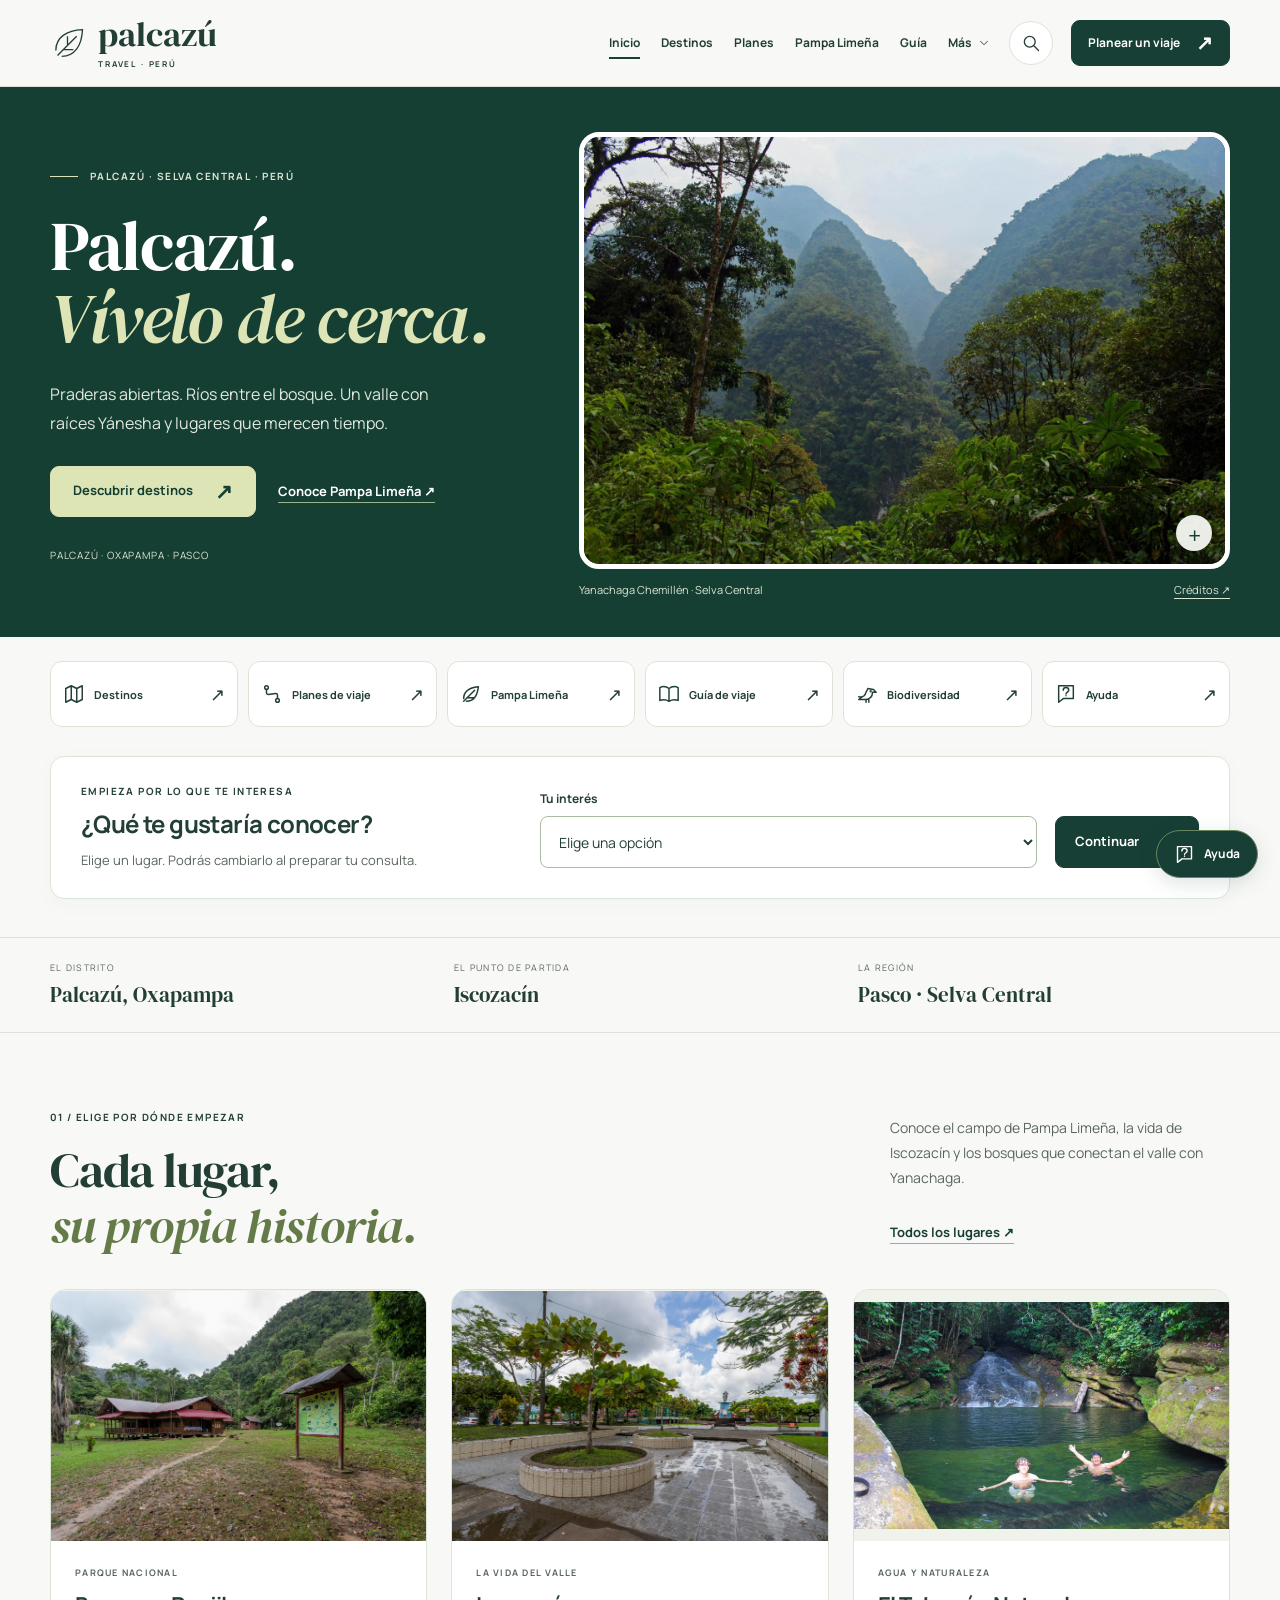
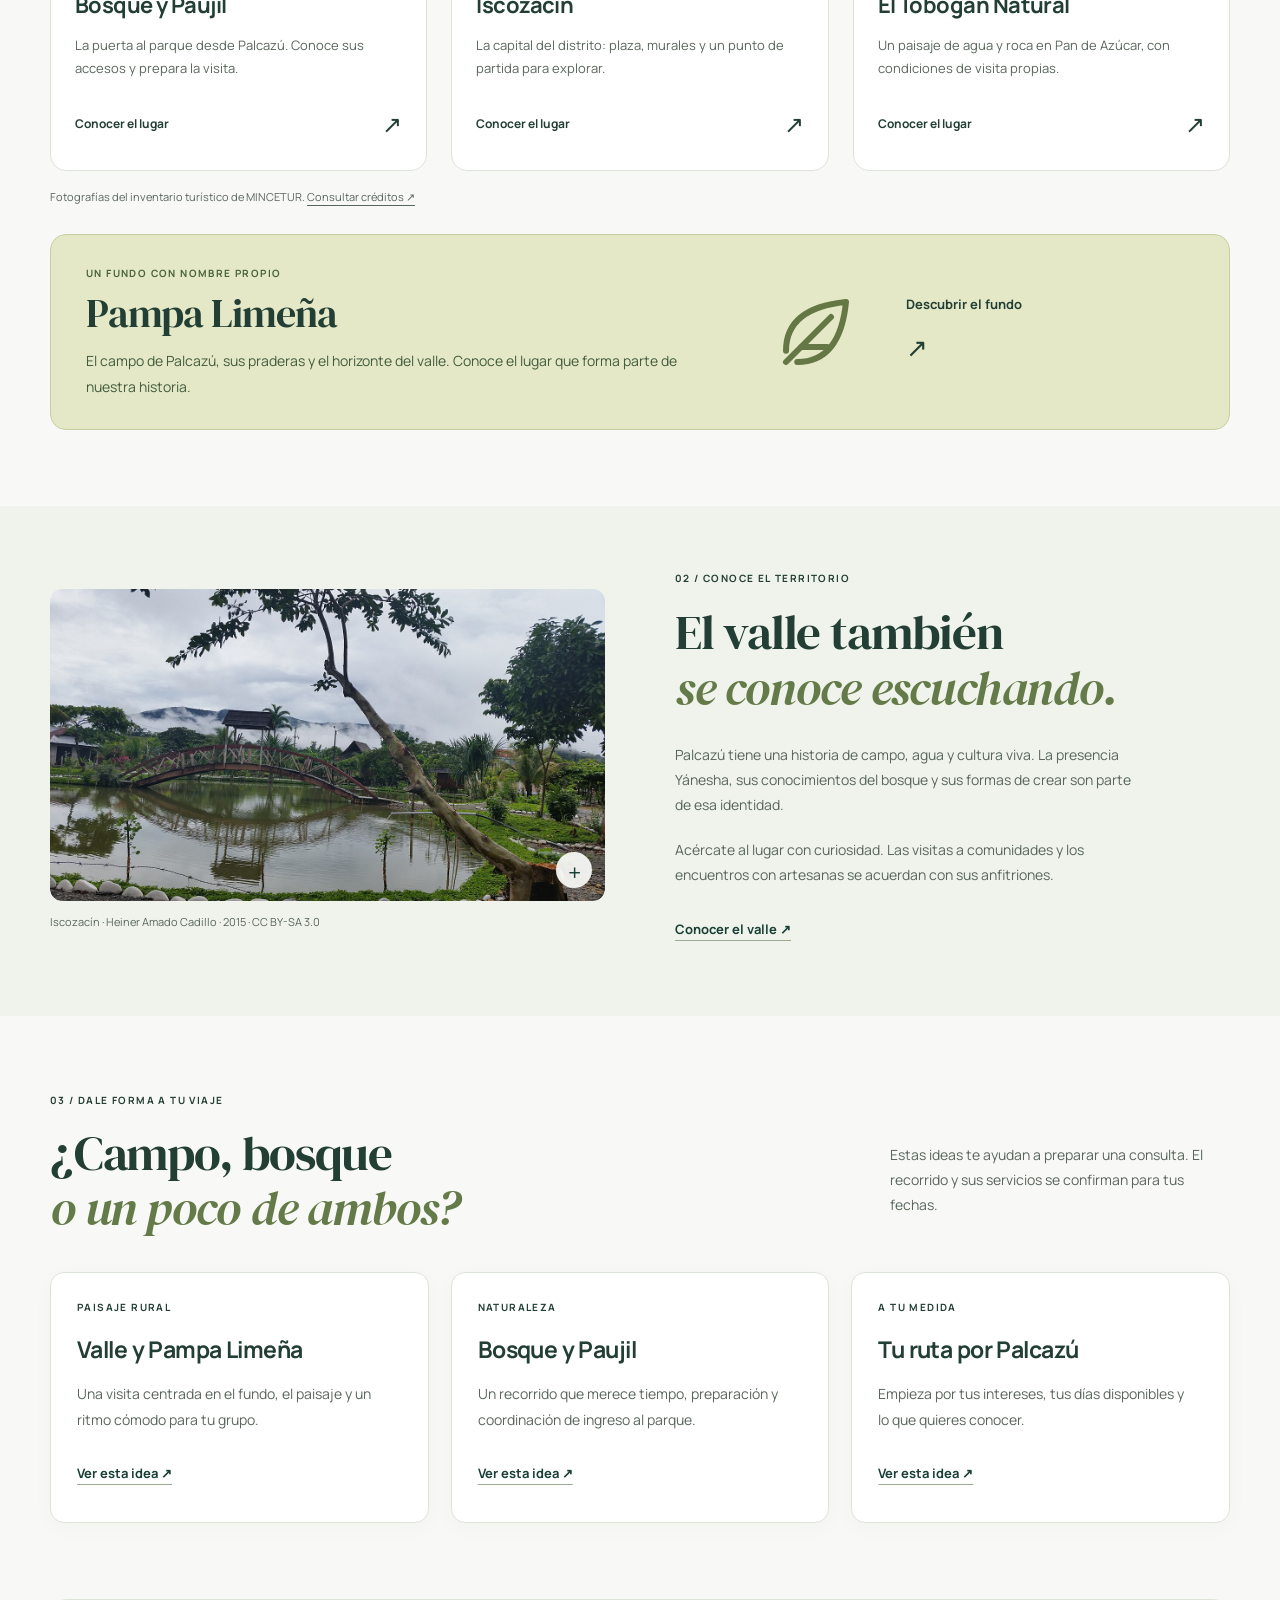
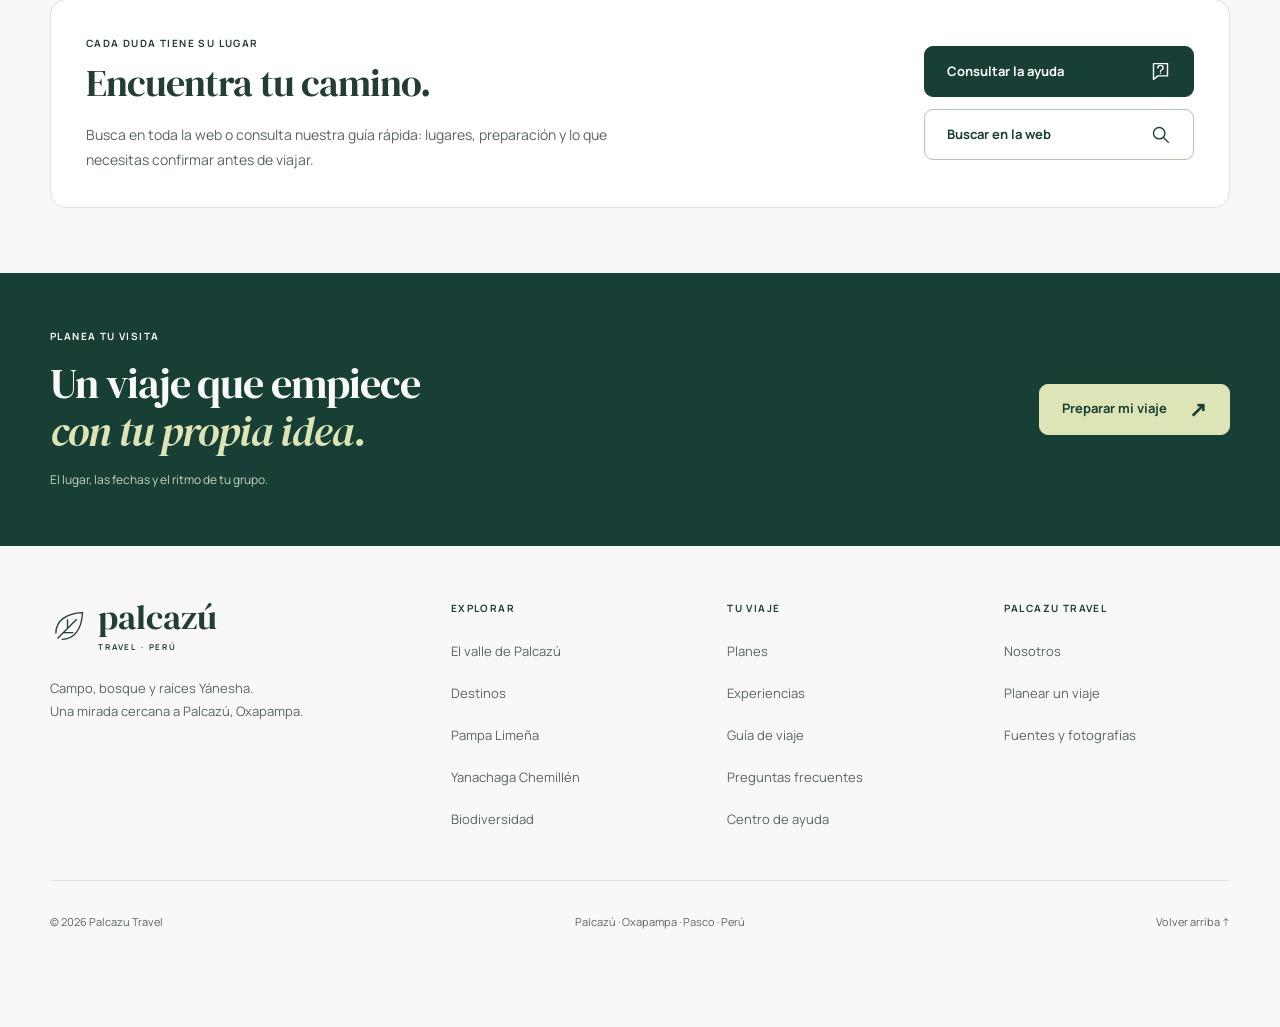
<file: index.html>
<!doctype html>
<html lang="es">
<head>
<meta charset="utf-8">
<meta name="viewport" content="width=device-width, initial-scale=1">
<meta name="theme-color" content="#173f35">
<meta name="description" content="Descubre Palcazú, Pampa Limeña, Iscozacín y la naturaleza de Yanachaga Chemillén. Viajes con identidad local en Oxapampa, Pasco.">
<title>Palcazú se vive despacio | Palcazu Travel</title>
<link rel="icon" href="assets/favicon.svg" type="image/svg+xml">
<link rel="stylesheet" href="assets/fonts.css">
<link rel="stylesheet" href="styles.css?v=20261010b">
<link rel="stylesheet" href="interface.css?v=20261010b">
<script src="script.js?v=20261010b" defer></script>
<script src="guide-data.js?v=20261010b" defer></script>
<script src="help.js?v=20261010b" defer></script>
<noscript><style>@media(max-width:1000px){.header{position:static}.nav{height:auto;flex-wrap:wrap;padding-block:18px}.navigation{display:flex;flex-wrap:wrap;gap:8px 20px;position:static;width:100%;max-height:none;box-shadow:none;padding:12px 0 0}.navigation>a{font-size:13px}.navigation .mobile-contact{display:none}.mobile-explore{width:100%}.menu{display:none}.nav-button{margin-left:auto}}</style></noscript>
</head>
<body id="top">
<a class="skip" href="#contenido">Ir al contenido</a><header class="header"><div class="shell nav">
<a class="brand" href="index.html" aria-label="Palcazu Travel, inicio"><svg viewBox="0 0 48 48" fill="none" aria-hidden="true"><path d="M7 33C7 17 20 9 39 8c-1 19-9 32-25 32" stroke="currentColor" stroke-width="1.6"></path><path d="M9 39 32 16M15 32h13M21 26V16" stroke="currentColor" stroke-width="1.6"></path></svg><span>palcazú<span class="brand-small">TRAVEL · PERÚ</span></span></a><nav id="navigation" class="navigation" aria-label="Navegación principal"><a href="index.html" aria-current="page">Inicio</a><a href="destinos.html">Destinos</a><a href="planes.html">Planes</a><a href="pampa-limena.html">Pampa Limeña</a><a href="guia.html">Guía</a><a class="mobile-contact" href="contacto.html">Planear un viaje ↗</a><details class="explore-menu"><summary>Más <svg viewBox="0 0 24 24" fill="none" stroke="currentColor" stroke-width="1.6" stroke-linecap="round" stroke-linejoin="round" aria-hidden="true"><path d="m6 9 6 6 6-6"/></svg></summary><div class="explore-panel"><span class="eyebrow">EXPLORAR PALCAZÚ</span><a href="palcazu.html">El valle de Palcazú</a><a href="yanachaga.html">Yanachaga Chemillén</a><a href="biodiversidad.html">Biodiversidad</a><a href="experiencias.html">Experiencias</a><a href="nosotros.html">Nosotros</a><a href="preguntas.html">Preguntas frecuentes</a><a href="ayuda.html">Centro de ayuda</a></div></details></nav><a class="header-search" href="ayuda.html#mapa" data-open-search aria-label="Buscar en toda la web"><svg viewBox="0 0 24 24" fill="none" stroke="currentColor" stroke-width="1.6" stroke-linecap="round" stroke-linejoin="round" aria-hidden="true"><circle cx="10.5" cy="10.5" r="6.5"/><path d="m16 16 5 5"/></svg></a><a class="nav-button" href="contacto.html"><span class="nav-label">Planear un viaje</span><span class="nav-label-short">Mi viaje</span><span class="nav-arrow" aria-hidden="true">↗</span></a><button class="menu" aria-label="Abrir menú" aria-controls="navigation" aria-expanded="false"><span></span><span></span></button>
</div></header><main id="contenido"><div class="hero-stage"><section class="hero shell"><div class="hero-copy">
<span class="eyebrow"><span class="small-line"></span> PALCAZÚ · SELVA CENTRAL · PERÚ</span><h1>Palcazú.<br><em>Vívelo de cerca.</em>
</h1>
<p>Praderas abiertas. Ríos entre el bosque. Un valle con raíces Yánesha y lugares que merecen tiempo.</p>
<div class="hero-actions">
<a class="button" href="destinos.html">Descubrir destinos <span aria-hidden="true">↗</span></a><a class="text-link" href="pampa-limena.html">Conoce Pampa Limeña ↗</a>
</div>
<span class="hero-footnote">PALCAZÚ · OXAPAMPA · PASCO</span>
</div>
<figure class="hero-visual"><button class="photo-open" type="button" data-photo="assets/yanachaga-bosque.jpg" data-caption="Yanachaga Chemillén · Fotografía compartida para el proyecto. Autoría no documentada." aria-label="Ampliar: Montañas y bosque identificados como Yanachaga Chemillén por el usuario"><img src="assets/yanachaga-bosque.jpg" alt="Montañas y bosque identificados como Yanachaga Chemillén por el usuario" width="1536" height="1024" loading="eager" decoding="async"><span class="zoom-icon" aria-hidden="true">+</span></button><figcaption class="image-foot"><span>Yanachaga Chemillén · Selva Central</span><a href="fuentes.html#fotografias">Créditos ↗</a></figcaption></figure></section></div><nav class="shell section-shortcuts" aria-label="Encuentra tu próxima sección"><a href="destinos.html"><svg viewBox="0 0 24 24" fill="none" stroke="currentColor" stroke-width="1.6" stroke-linecap="round" stroke-linejoin="round" aria-hidden="true"><path d="m3 6 6-3 6 3 6-3v15l-6 3-6-3-6 3V6Zm6-3v15m6-12v15"/></svg><span>Destinos</span><b aria-hidden="true">↗</b></a><a href="planes.html"><svg viewBox="0 0 24 24" fill="none" stroke="currentColor" stroke-width="1.6" stroke-linecap="round" stroke-linejoin="round" aria-hidden="true"><circle cx="6" cy="5" r="2"/><circle cx="18" cy="19" r="2"/><path d="M6 7v4c0 4 12-2 12 2v4"/></svg><span>Planes de viaje</span><b aria-hidden="true">↗</b></a><a href="pampa-limena.html"><svg viewBox="0 0 24 24" fill="none" stroke="currentColor" stroke-width="1.6" stroke-linecap="round" stroke-linejoin="round" aria-hidden="true"><path d="M4 17c0-8 6-12 16-13-1 10-5 16-13 16M4 20 16 8M8 16h7"/></svg><span>Pampa Limeña</span><b aria-hidden="true">↗</b></a><a href="guia.html"><svg viewBox="0 0 24 24" fill="none" stroke="currentColor" stroke-width="1.6" stroke-linecap="round" stroke-linejoin="round" aria-hidden="true"><path d="M12 6C8 3 4 4 2 5v14c3-1 7-1 10 1 3-2 7-2 10-1V5c-2-1-6-2-10 1Zm0 0v14"/></svg><span>Guía de viaje</span><b aria-hidden="true">↗</b></a><a href="biodiversidad.html"><svg viewBox="0 0 24 24" fill="none" stroke="currentColor" stroke-width="1.6" stroke-linecap="round" stroke-linejoin="round" aria-hidden="true"><path d="M3 15c5 1 7-1 8-5l2-4 6 1 3 3h-4c0 5-3 8-9 8H3l4-3m7 3v3m-3-3v3"/><circle cx="16" cy="9" r=".5"/></svg><span>Biodiversidad</span><b aria-hidden="true">↗</b></a><a href="ayuda.html"><svg viewBox="0 0 24 24" fill="none" stroke="currentColor" stroke-width="1.6" stroke-linecap="round" stroke-linejoin="round" aria-hidden="true"><path d="M4 3h16v14H9l-5 4V3Z"/><path d="M9 8a3 3 0 0 1 6 0c0 2-3 2-3 4m0 2h.01"/></svg><span>Ayuda</span><b aria-hidden="true">↗</b></a></nav><section class="shell quick-visit" aria-labelledby="quick-title"><div>
<span class="eyebrow">EMPIEZA POR LO QUE TE INTERESA</span><h2 id="quick-title">¿Qué te gustaría conocer?</h2>
<p>Elige un lugar. Podrás cambiarlo al preparar tu consulta.</p>
</div>
<form action="contacto.html" method="get">
<label for="quick-interest">Tu interés<select name="interes" id="quick-interest" required><option value="" disabled selected>Elige una opción</option>
<option value="Pampa Limeña">Pampa Limeña</option>
<option value="Sector Paujil">Bosque y sector Paujil</option>
<option value="Iscozacín">Iscozacín y el valle</option>
<option value="Tobogán Natural de Iscozacín">Tobogán Natural de Iscozacín</option>
<option value="Observación de aves">Observación de aves</option>
<option value="Tu ruta por Palcazú">Quiero explorar varias opciones</option></select></label><button class="button" type="submit">Continuar <span aria-hidden="true">↗</span></button>
</form></section><div class="territory-strip"><div class="shell">
<div>
<span>EL DISTRITO</span><strong>Palcazú, Oxapampa</strong>
</div>
<div>
<span>EL PUNTO DE PARTIDA</span><strong>Iscozacín</strong>
</div>
<div>
<span>LA REGIÓN</span><strong>Pasco · Selva Central</strong>
</div>
</div></div>
<section class="section shell" id="explorar"><div class="section-head reveal">
<div>
<span class="eyebrow">01 / ELIGE POR DÓNDE EMPEZAR</span><h2>Cada lugar,<br><em>su propia historia.</em>
</h2>
</div>
<div class="section-side">
<p>Conoce el campo de Pampa Limeña, la vida de Iscozacín y los bosques que conectan el valle con Yanachaga.</p>
<a class="text-link" href="destinos.html">Todos los lugares ↗</a>
</div>
</div>
<div class="photo-destinations"><article class="photo-destination reveal"><div class="tile-photo"><img src="assets/paujil-01.jpg" alt="Puesto de control Paujil rodeado de bosque en Yanachaga Chemillén" width="1600" height="1066" loading="lazy" decoding="async"></div><div class="tile-copy"><span class="eyebrow">PARQUE NACIONAL</span><h3><a href="yanachaga.html">Bosque y Paujil</a></h3><p>La puerta al parque desde Palcazú. Conoce sus accesos y prepara la visita.</p><span class="tile-cta">Conocer el lugar <b aria-hidden="true">↗</b></span></div></article><article class="photo-destination reveal"><div class="tile-photo"><img src="assets/iscozacin-plaza.jpg" alt="Plaza de Iscozacín, con árboles, jardines y monumento central" width="1600" height="1066" loading="lazy" decoding="async"></div><div class="tile-copy"><span class="eyebrow">LA VIDA DEL VALLE</span><h3><a href="palcazu.html#iscozacin">Iscozacín</a></h3><p>La capital del distrito: plaza, murales y un punto de partida para explorar.</p><span class="tile-cta">Conocer el lugar <b aria-hidden="true">↗</b></span></div></article><article class="photo-destination reveal"><div class="tile-photo"><img src="assets/tobogan-visita.jpg" alt="Visitantes en la poza del Tobogán Natural de Iscozacín, entre rocas y bosque" width="2047" height="1233" loading="lazy" decoding="async"></div><div class="tile-copy"><span class="eyebrow">AGUA Y NATURALEZA</span><h3><a href="palcazu.html#agua">El Tobogán Natural</a></h3><p>Un paisaje de agua y roca en Pan de Azúcar, con condiciones de visita propias.</p><span class="tile-cta">Conocer el lugar <b aria-hidden="true">↗</b></span></div></article></div><p class="photo-source-line">Fotografías del inventario turístico de MINCETUR. <a href="fuentes.html#fotografias">Consultar créditos ↗</a></p><a class="fundo-feature reveal" href="pampa-limena.html"><div><span class="eyebrow">UN FUNDO CON NOMBRE PROPIO</span><h3>Pampa Limeña</h3><p>El campo de Palcazú, sus praderas y el horizonte del valle. Conoce el lugar que forma parte de nuestra historia.</p></div><svg viewBox="0 0 24 24" fill="none" stroke="currentColor" stroke-width="1.6" stroke-linecap="round" stroke-linejoin="round" aria-hidden="true"><path d="M4 17c0-8 6-12 16-13-1 10-5 16-13 16M4 20 16 8M8 16h7"/></svg><span class="fundo-cta">Descubrir el fundo <b aria-hidden="true">↗</b></span></a></section><section class="story-section"><div class="shell story-grid">
<figure class="story-photo reveal"><button class="photo-open" type="button" data-photo="assets/iscozacin-panorama.jpg" data-caption="Iscozacín · Heiner Amado Cadillo · 2015 · CC BY-SA 3.0" aria-label="Ampliar: Paisaje fotografiado en Iscozacín en 2015, con laguna y puente de madera"><img src="assets/iscozacin-panorama.jpg" alt="Paisaje fotografiado en Iscozacín en 2015, con laguna y puente de madera" width="1280" height="720" loading="lazy" decoding="async"><span class="zoom-icon" aria-hidden="true">+</span></button><figcaption>Iscozacín · Heiner Amado Cadillo · 2015 · CC BY-SA 3.0</figcaption></figure><div class="story-copy reveal">
<span class="eyebrow">02 / CONOCE EL TERRITORIO</span><h2>El valle también<br><em>se conoce escuchando.</em>
</h2>
<p>Palcazú tiene una historia de campo, agua y cultura viva. La presencia Yánesha, sus conocimientos del bosque y sus formas de crear son parte de esa identidad.</p>
<p>Acércate al lugar con curiosidad. Las visitas a comunidades y los encuentros con artesanas se acuerdan con sus anfitriones.</p>
<a class="text-link" href="palcazu.html">Conocer el valle ↗</a>
</div>
</div></section><section class="section shell"><div class="section-head reveal">
<div>
<span class="eyebrow">03 / DALE FORMA A TU VIAJE</span><h2>¿Campo, bosque<br><em>o un poco de ambos?</em>
</h2>
</div>
<div class="section-side"><p>Estas ideas te ayudan a preparar una consulta. El recorrido y sus servicios se confirman para tus fechas.</p></div>
</div>
<div class="home-plans">
<article class="home-plan reveal"><span class="eyebrow">PAISAJE RURAL</span><h3>Valle y Pampa Limeña</h3>
<p>Una visita centrada en el fundo, el paisaje y un ritmo cómodo para tu grupo.</p>
<a class="text-link" href="planes.html#escapada">Ver esta idea ↗</a></article><article class="home-plan reveal"><span class="eyebrow">NATURALEZA</span><h3>Bosque y Paujil</h3>
<p>Un recorrido que merece tiempo, preparación y coordinación de ingreso al parque.</p>
<a class="text-link" href="planes.html#exploracion">Ver esta idea ↗</a></article><article class="home-plan reveal"><span class="eyebrow">A TU MEDIDA</span><h3>Tu ruta por Palcazú</h3>
<p>Empieza por tus intereses, tus días disponibles y lo que quieres conocer.</p>
<a class="text-link" href="planes.html#medida">Ver esta idea ↗</a></article>
</div></section><section class="shell help-feature"><div><span class="eyebrow">CADA DUDA TIENE SU LUGAR</span><h2>Encuentra tu camino.</h2><p>Busca en toda la web o consulta nuestra guía rápida: lugares, preparación y lo que necesitas confirmar antes de viajar.</p></div><div class="help-feature-actions"><a class="button" href="ayuda.html" data-open-help>Consultar la ayuda <svg viewBox="0 0 24 24" fill="none" stroke="currentColor" stroke-width="1.6" stroke-linecap="round" stroke-linejoin="round" aria-hidden="true"><path d="M4 3h16v14H9l-5 4V3Z"/><path d="M9 8a3 3 0 0 1 6 0c0 2-3 2-3 4m0 2h.01"/></svg></a><a class="button secondary" href="ayuda.html#mapa" data-open-search>Buscar en la web <svg viewBox="0 0 24 24" fill="none" stroke="currentColor" stroke-width="1.6" stroke-linecap="round" stroke-linejoin="round" aria-hidden="true"><circle cx="10.5" cy="10.5" r="6.5"/><path d="m16 16 5 5"/></svg></a></div></section><section class="journey"><div class="shell journey-inner reveal">
<div>
<span class="eyebrow">PLANEA TU VISITA</span><h2>Un viaje que empiece<br><em>con tu propia idea.</em>
</h2>
<span class="journey-note">El lugar, las fechas y el ritmo de tu grupo.</span>
</div>
<a class="button light" href="contacto.html">Preparar mi viaje <span aria-hidden="true">↗</span></a>
</div></section></main><footer class="footer"><div class="shell">
<div class="footer-grid">
<div class="footer-brand">
<a class="brand" href="index.html" aria-label="Palcazu Travel, inicio"><svg viewBox="0 0 48 48" fill="none" aria-hidden="true"><path d="M7 33C7 17 20 9 39 8c-1 19-9 32-25 32" stroke="currentColor" stroke-width="1.6"></path><path d="M9 39 32 16M15 32h13M21 26V16" stroke="currentColor" stroke-width="1.6"></path></svg><span>palcazú<span class="brand-small">TRAVEL · PERÚ</span></span></a><p>Campo, bosque y raíces Yánesha.<br>Una mirada cercana a Palcazú, Oxapampa.</p>
</div>
<div class="footer-group">
<span class="eyebrow">EXPLORAR</span><nav aria-label="Explorar Palcazú"><a href="palcazu.html">El valle de Palcazú</a><a href="destinos.html">Destinos</a><a href="pampa-limena.html">Pampa Limeña</a><a href="yanachaga.html">Yanachaga Chemillén</a><a href="biodiversidad.html">Biodiversidad</a></nav>
</div>
<div class="footer-group">
<span class="eyebrow">TU VIAJE</span><nav aria-label="Organizar el viaje"><a href="planes.html">Planes</a><a href="experiencias.html">Experiencias</a><a href="guia.html">Guía de viaje</a><a href="preguntas.html">Preguntas frecuentes</a><a href="ayuda.html">Centro de ayuda</a></nav>
</div>
<div class="footer-group">
<span class="eyebrow">PALCAZU TRAVEL</span><nav aria-label="Sobre Palcazu Travel"><a href="nosotros.html">Nosotros</a><a href="contacto.html">Planear un viaje</a><a href="fuentes.html">Fuentes y fotografías</a></nav>
</div>
</div>
<div class="footer-bottom">
<span>© <span data-year>2026</span> Palcazu Travel</span><span>Palcazú · Oxapampa · Pasco · Perú</span><a href="#top">Volver arriba ↑</a>
</div>
</div></footer><div class="scroll-progress" aria-hidden="true"></div>
<dialog id="photo-dialog" class="photo-dialog" aria-label="Fotografía ampliada"><button type="button" class="dialog-close" aria-label="Cerrar fotografía">×</button><figure><img id="dialog-photo" alt=""><figcaption id="dialog-caption"></figcaption></figure></dialog>
<a class="floating-help" href="ayuda.html" data-open-help aria-label="Abrir ayuda para tu viaje"><svg viewBox="0 0 24 24" fill="none" stroke="currentColor" stroke-width="1.6" stroke-linecap="round" stroke-linejoin="round" aria-hidden="true"><path d="M4 3h16v14H9l-5 4V3Z"/><path d="M9 8a3 3 0 0 1 6 0c0 2-3 2-3 4m0 2h.01"/></svg><span>Ayuda</span></a>
<dialog id="site-search-dialog" class="utility-dialog search-dialog" aria-labelledby="site-search-title">
<div class="utility-heading"><div><span class="eyebrow">ENCUENTRA LO QUE BUSCAS</span><h2 id="site-search-title">Todo Palcazú, a mano.</h2></div><button class="utility-close" type="button" data-close-utility aria-label="Cerrar búsqueda">×</button></div>
<label class="sr-only" for="site-search-input">Buscar en toda la web</label><div class="search-input"><svg viewBox="0 0 24 24" fill="none" stroke="currentColor" stroke-width="1.6" stroke-linecap="round" stroke-linejoin="round" aria-hidden="true"><circle cx="10.5" cy="10.5" r="6.5"/><path d="m16 16 5 5"/></svg><input id="site-search-input" type="search" placeholder="Un lugar, un plan, una pregunta…" autocomplete="off" maxlength="100"><button id="site-search-clear" type="button" aria-label="Borrar búsqueda" hidden>×</button></div>
<p id="site-search-status" class="utility-status" role="status" aria-live="polite"></p><div id="site-search-results" class="site-search-results"></div>
<div id="site-search-empty" class="search-empty" hidden><h3>Prueba con otra palabra.</h3><p>Busca “Pampa”, “qué llevar”, “cascadas” o explora las secciones.</p><a class="text-link" href="ayuda.html#mapa">Ver todas las secciones ↗</a></div>
</dialog>
<dialog id="travel-help-dialog" class="utility-dialog help-dialog" aria-labelledby="travel-help-title">
<div class="utility-heading"><div><span class="eyebrow">PALCAZU TRAVEL</span><h2 id="travel-help-title">Ayuda para tu viaje</h2></div><button class="utility-close" type="button" data-close-utility aria-label="Cerrar ayuda">×</button></div>
<div class="help-tabs" role="tablist" aria-label="Tipo de ayuda"><button id="quick-guide-tab" type="button" role="tab" aria-selected="true" aria-controls="quick-guide-panel">Guía rápida</button><button id="ai-assistant-tab" type="button" role="tab" tabindex="-1" aria-selected="false" aria-controls="ai-assistant-panel">Asistente IA</button></div>
<section id="quick-guide-panel" role="tabpanel" aria-labelledby="quick-guide-tab"><p class="help-intro">Respuestas de nuestra guía, con enlaces para seguir explorando.</p><form id="help-guide-form"><label for="help-guide-input">¿Qué necesitas saber?</label><div class="guide-search-row"><input id="help-guide-input" type="search" placeholder="Pampa Limeña, precios, qué llevar…" maxlength="150" autocomplete="off"><button class="button" type="submit">Buscar</button></div></form>
<div class="help-topics" aria-label="Temas frecuentes"><button type="button" data-guide-topic="pampa">Pampa Limeña</button><button type="button" data-guide-topic="paujil">Visitar el parque</button><button type="button" data-guide-topic="clima">Cuándo viajar</button><button type="button" data-guide-topic="equipaje">Qué llevar</button><button type="button" data-guide-topic="precios">Precios y consulta</button></div>
<p id="help-guide-status" class="utility-status" role="status" aria-live="polite"></p><div id="help-guide-results" class="guide-results"></div></section>
<section id="ai-assistant-panel" role="tabpanel" aria-labelledby="ai-assistant-tab" hidden><p id="assistant-availability" class="assistant-availability" role="status">Comprobando disponibilidad…</p>
<div id="assistant-unavailable" class="assistant-unavailable" hidden><span class="assistant-symbol" aria-hidden="true"><svg viewBox="0 0 24 24" fill="none" stroke="currentColor" stroke-width="1.6" stroke-linecap="round" stroke-linejoin="round" aria-hidden="true"><path d="M4 3h16v14H9l-5 4V3Z"/><path d="M9 8a3 3 0 0 1 6 0c0 2-3 2-3 4m0 2h.01"/></svg></span><h3>La guía sigue a tu lado.</h3><p>El chat de IA todavía no está habilitado. Puedes encontrar respuestas sobre el valle, el parque y cómo preparar tu visita en la guía rápida.</p><button class="button secondary" type="button" id="back-to-guide">Consultar la guía</button></div>
<div id="assistant-connected" hidden><p class="assistant-privacy">Tus preguntas se procesan con un servicio de IA. Evita incluir datos personales y confirma las condiciones de tu viaje.</p>
<div class="chat-toolbar"><span>Conversación actual</span><button type="button" class="text-link" id="assistant-reset">Empezar de nuevo</button></div><div id="assistant-messages" class="assistant-messages" role="log" aria-label="Conversación con el asistente" aria-live="polite" aria-relevant="additions"></div>
<p id="assistant-status" class="utility-status" role="status" aria-live="polite"></p><button id="assistant-retry" class="text-link" type="button" hidden>Reintentar respuesta ↗</button>
<form id="assistant-form"><label for="assistant-input">Tu pregunta</label><textarea id="assistant-input" rows="2" maxlength="1000" placeholder="Quiero conocer Palcazú. ¿Por dónde empiezo?" required></textarea><div class="assistant-actions"><small>Hasta 1.000 caracteres.</small><button id="assistant-stop" class="button secondary" type="button" hidden>Detener</button><button id="assistant-send" class="button" type="submit">Enviar <span aria-hidden="true">↑</span></button></div></form></div></section>
<div class="help-bottom"><a href="ayuda.html">Centro de ayuda ↗</a><a href="contacto.html">Preparar mi viaje ↗</a></div></dialog>
</body>
</html>
</file>
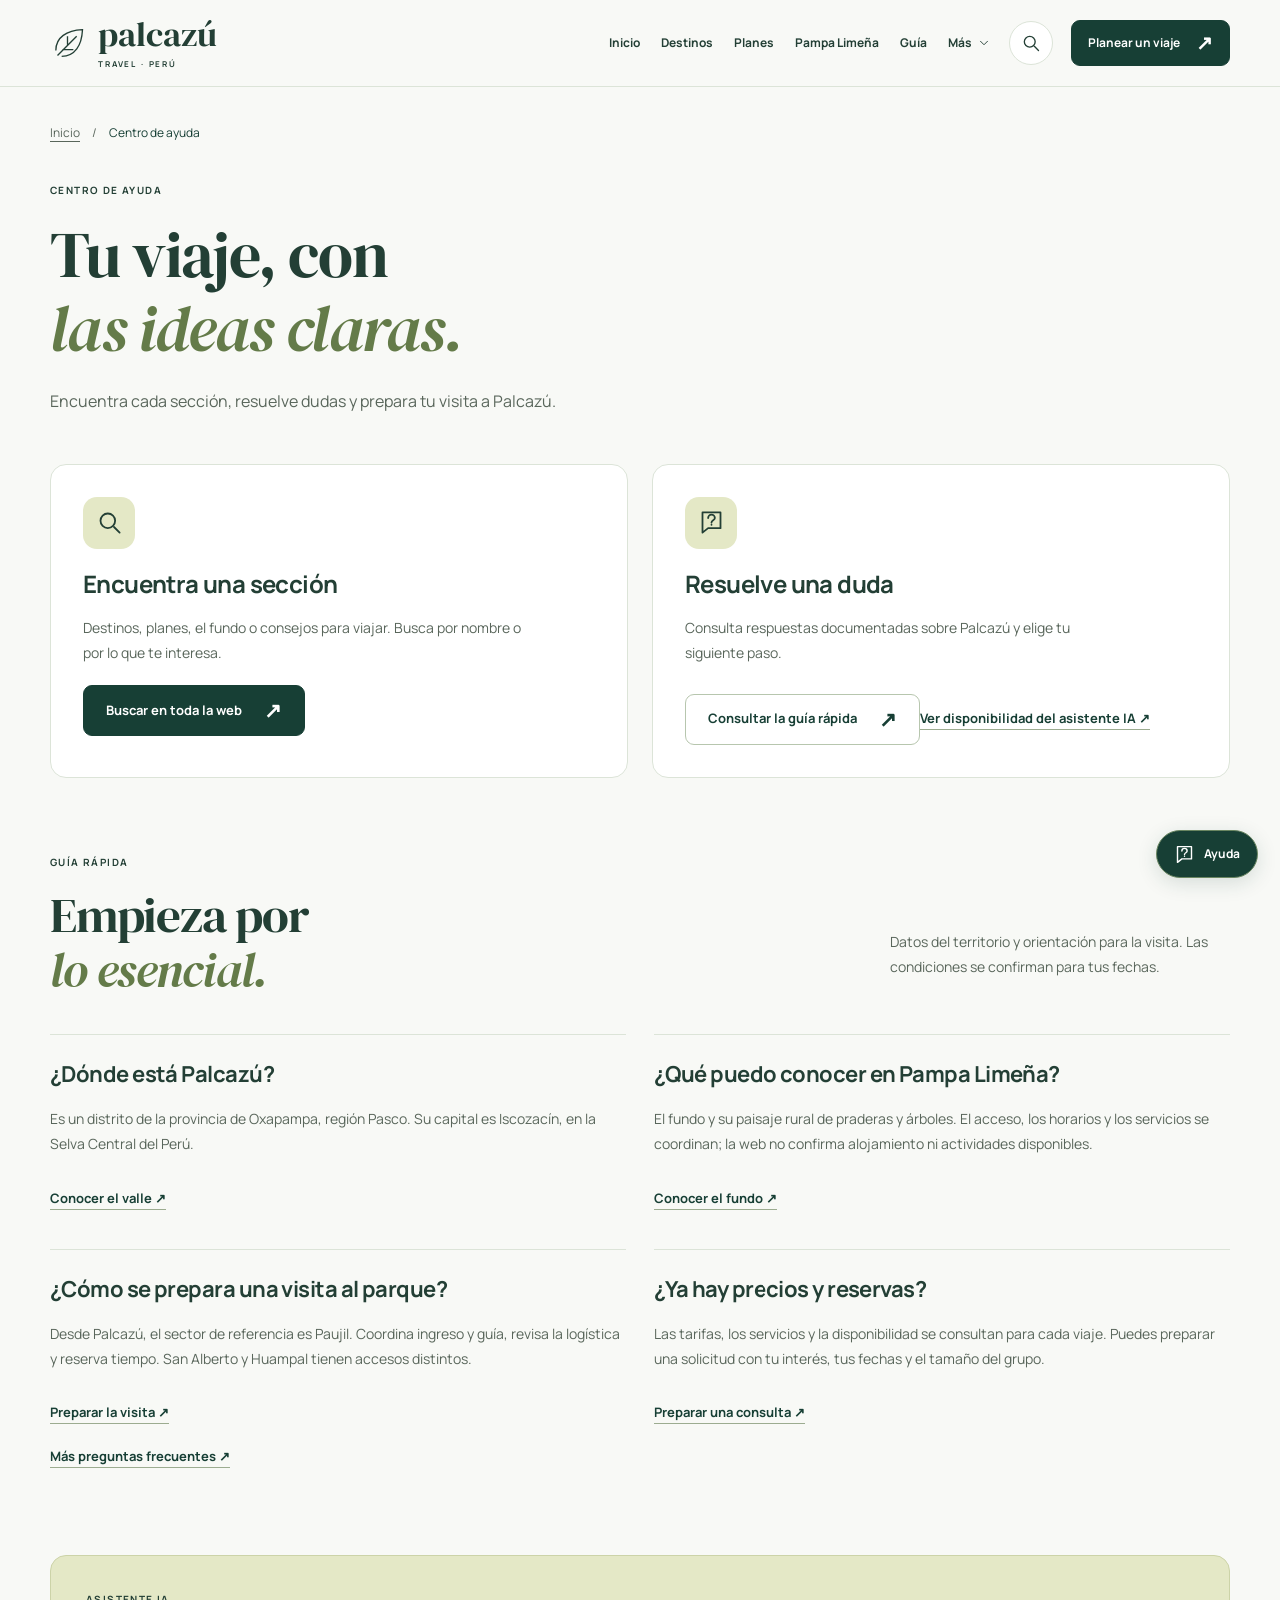
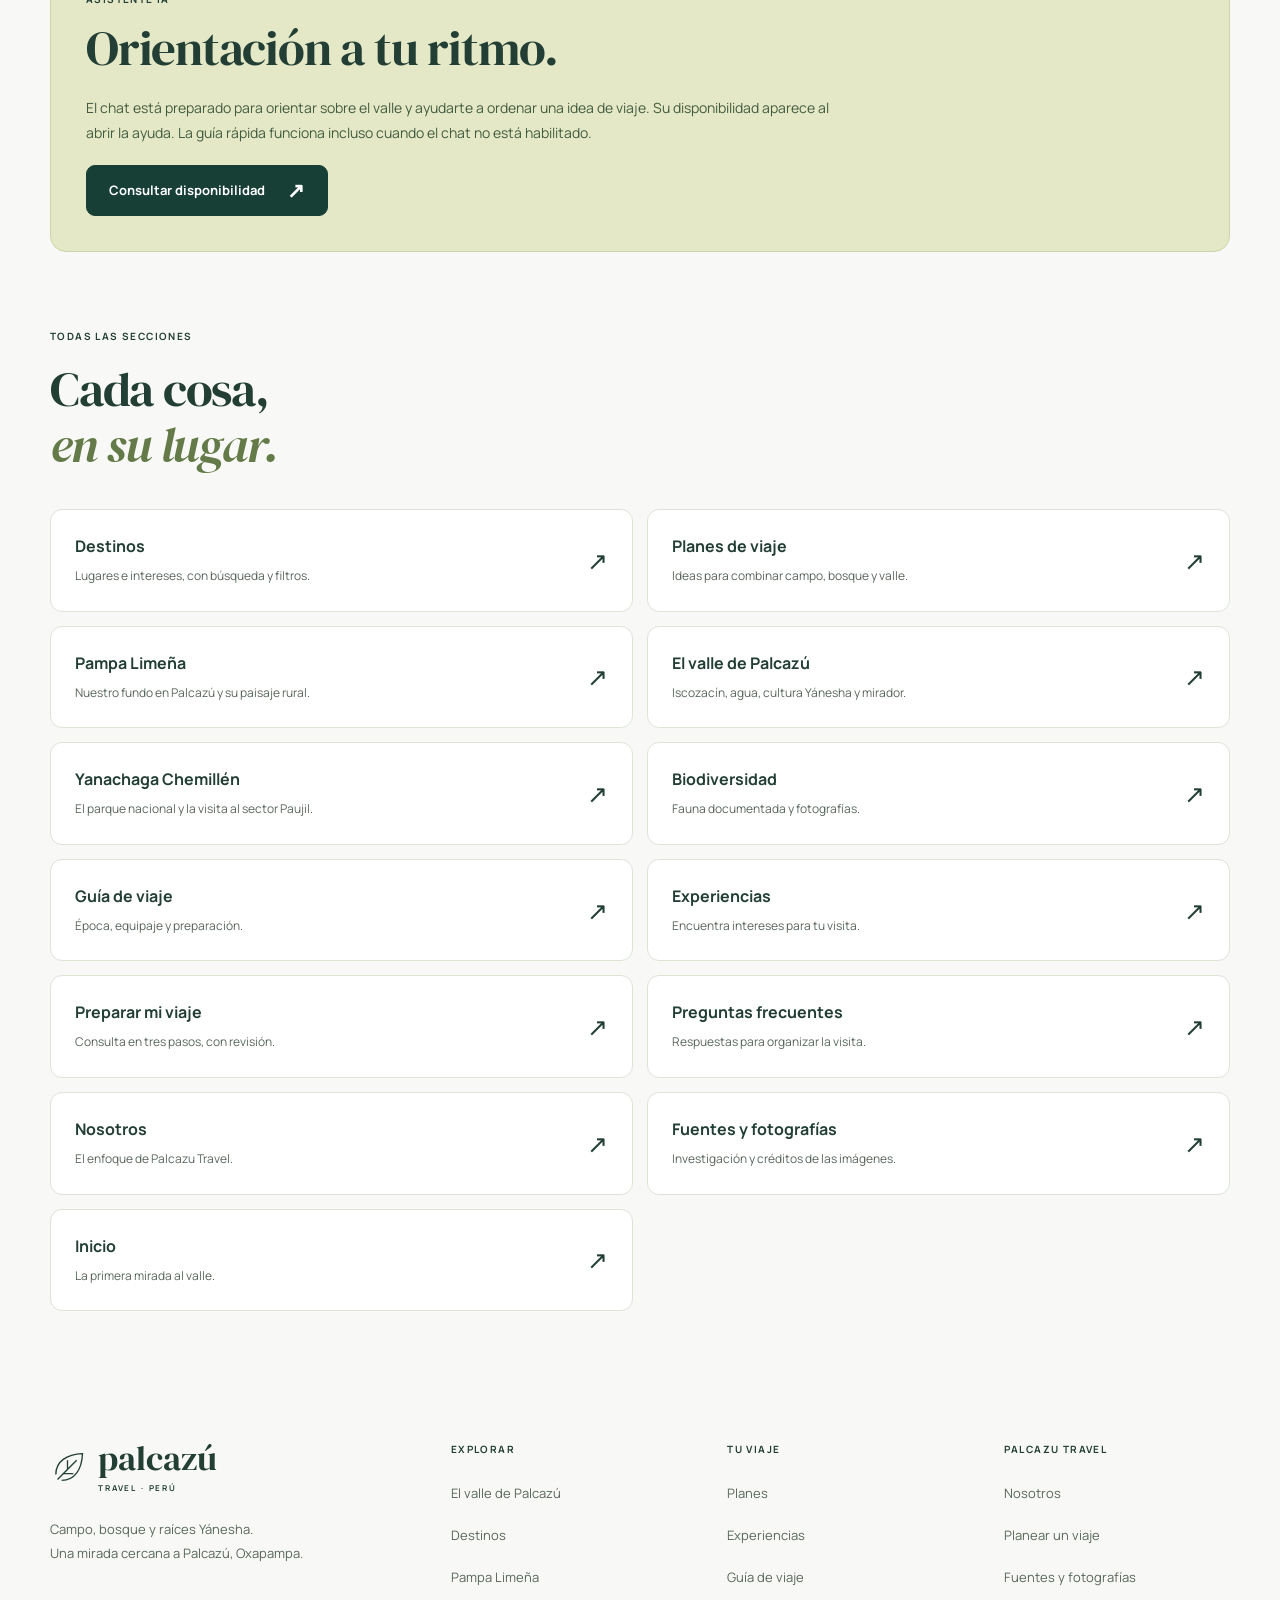
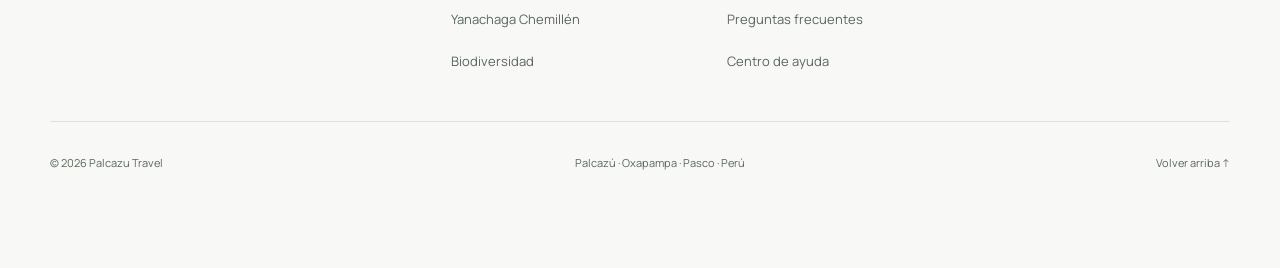
<file: ayuda.html>
<!doctype html>
<html lang="es">
<head>
<meta charset="utf-8">
<meta name="viewport" content="width=device-width, initial-scale=1">
<meta name="theme-color" content="#173f35">
<meta name="description" content="Encuentra destinos, prepara tu viaje y consulta la guía de Palcazú. Todas las secciones y respuestas, en un solo lugar.">
<title>Centro de ayuda | Palcazu Travel</title>
<link rel="icon" href="assets/favicon.svg" type="image/svg+xml">
<link rel="stylesheet" href="assets/fonts.css">
<link rel="stylesheet" href="styles.css?v=20261010b">
<link rel="stylesheet" href="interface.css?v=20261010b">
<script src="script.js?v=20261010b" defer></script>
<script src="guide-data.js?v=20261010b" defer></script>
<script src="help.js?v=20261010b" defer></script>
<noscript><style>@media(max-width:1000px){.header{position:static}.nav{height:auto;flex-wrap:wrap;padding-block:18px}.navigation{display:flex;flex-wrap:wrap;gap:8px 20px;position:static;width:100%;max-height:none;box-shadow:none;padding:12px 0 0}.navigation>a{font-size:13px}.navigation .mobile-contact{display:none}.mobile-explore{width:100%}.menu{display:none}.nav-button{margin-left:auto}}</style></noscript>
</head>
<body id="top">
<a class="skip" href="#contenido">Ir al contenido</a><header class="header"><div class="shell nav">
<a class="brand" href="index.html" aria-label="Palcazu Travel, inicio"><svg viewBox="0 0 48 48" fill="none" aria-hidden="true"><path d="M7 33C7 17 20 9 39 8c-1 19-9 32-25 32" stroke="currentColor" stroke-width="1.6"></path><path d="M9 39 32 16M15 32h13M21 26V16" stroke="currentColor" stroke-width="1.6"></path></svg><span>palcazú<span class="brand-small">TRAVEL · PERÚ</span></span></a><nav id="navigation" class="navigation" aria-label="Navegación principal"><a href="index.html">Inicio</a><a href="destinos.html">Destinos</a><a href="planes.html">Planes</a><a href="pampa-limena.html">Pampa Limeña</a><a href="guia.html">Guía</a><a class="mobile-contact" href="contacto.html">Planear un viaje ↗</a><details class="explore-menu"><summary>Más <svg viewBox="0 0 24 24" fill="none" stroke="currentColor" stroke-width="1.6" stroke-linecap="round" stroke-linejoin="round" aria-hidden="true"><path d="m6 9 6 6 6-6"/></svg></summary><div class="explore-panel"><span class="eyebrow">EXPLORAR PALCAZÚ</span><a href="palcazu.html">El valle de Palcazú</a><a href="yanachaga.html">Yanachaga Chemillén</a><a href="biodiversidad.html">Biodiversidad</a><a href="experiencias.html">Experiencias</a><a href="nosotros.html">Nosotros</a><a href="preguntas.html">Preguntas frecuentes</a><a href="ayuda.html">Centro de ayuda</a></div></details></nav><a class="header-search" href="ayuda.html#mapa" data-open-search aria-label="Buscar en toda la web"><svg viewBox="0 0 24 24" fill="none" stroke="currentColor" stroke-width="1.6" stroke-linecap="round" stroke-linejoin="round" aria-hidden="true"><circle cx="10.5" cy="10.5" r="6.5"/><path d="m16 16 5 5"/></svg></a><a class="nav-button" href="contacto.html"><span class="nav-label">Planear un viaje</span><span class="nav-label-short">Mi viaje</span><span class="nav-arrow" aria-hidden="true">↗</span></a><button class="menu" aria-label="Abrir menú" aria-controls="navigation" aria-expanded="false"><span></span><span></span></button>
</div></header><main id="contenido"><section class="page-intro shell"><nav class="crumb" aria-label="Migas de pan"><a href="index.html">Inicio</a><span aria-hidden="true">/</span><span aria-current="page">Centro de ayuda</span></nav><div class="intro-title"><span class="eyebrow">CENTRO DE AYUDA</span><h1>Tu viaje, con<br><em>las ideas claras.</em></h1><p>Encuentra cada sección, resuelve dudas y prepara tu visita a Palcazú.</p></div></section><section class="shell help-start"><article><span class="help-start-icon"><svg viewBox="0 0 24 24" fill="none" stroke="currentColor" stroke-width="1.6" stroke-linecap="round" stroke-linejoin="round" aria-hidden="true"><circle cx="10.5" cy="10.5" r="6.5"/><path d="m16 16 5 5"/></svg></span><h2>Encuentra una sección</h2><p>Destinos, planes, el fundo o consejos para viajar. Busca por nombre o por lo que te interesa.</p><a class="button" href="#mapa" data-open-search>Buscar en toda la web <span aria-hidden="true">↗</span></a></article><article><span class="help-start-icon"><svg viewBox="0 0 24 24" fill="none" stroke="currentColor" stroke-width="1.6" stroke-linecap="round" stroke-linejoin="round" aria-hidden="true"><path d="M4 3h16v14H9l-5 4V3Z"/><path d="M9 8a3 3 0 0 1 6 0c0 2-3 2-3 4m0 2h.01"/></svg></span><h2>Resuelve una duda</h2><p>Consulta respuestas documentadas sobre Palcazú y elige tu siguiente paso.</p><a class="button secondary" href="#guia-rapida" data-open-help>Consultar la guía rápida <span aria-hidden="true">↗</span></a><a class="text-link" href="#asistente" data-open-help data-help-mode="ai">Ver disponibilidad del asistente IA ↗</a></article></section><section class="section shell" id="guia-rapida"><div class="section-head"><div><span class="eyebrow">GUÍA RÁPIDA</span><h2>Empieza por<br><em>lo esencial.</em></h2></div><div class="section-side"><p>Datos del territorio y orientación para la visita. Las condiciones se confirman para tus fechas.</p></div></div><div class="help-answer-grid"><article><h3>¿Dónde está Palcazú?</h3><p>Es un distrito de la provincia de Oxapampa, región Pasco. Su capital es Iscozacín, en la Selva Central del Perú.</p><a class="text-link" href="palcazu.html">Conocer el valle ↗</a></article><article><h3>¿Qué puedo conocer en Pampa Limeña?</h3><p>El fundo y su paisaje rural de praderas y árboles. El acceso, los horarios y los servicios se coordinan; la web no confirma alojamiento ni actividades disponibles.</p><a class="text-link" href="pampa-limena.html">Conocer el fundo ↗</a></article><article><h3>¿Cómo se prepara una visita al parque?</h3><p>Desde Palcazú, el sector de referencia es Paujil. Coordina ingreso y guía, revisa la logística y reserva tiempo. San Alberto y Huampal tienen accesos distintos.</p><a class="text-link" href="yanachaga.html">Preparar la visita ↗</a></article><article><h3>¿Ya hay precios y reservas?</h3><p>Las tarifas, los servicios y la disponibilidad se consultan para cada viaje. Puedes preparar una solicitud con tu interés, tus fechas y el tamaño del grupo.</p><a class="text-link" href="contacto.html">Preparar una consulta ↗</a></article></div><a class="text-link" href="preguntas.html">Más preguntas frecuentes ↗</a></section><section class="shell assistant-explainer" id="asistente"><span class="eyebrow">ASISTENTE IA</span><h2>Orientación a tu ritmo.</h2><p>El chat está preparado para orientar sobre el valle y ayudarte a ordenar una idea de viaje. Su disponibilidad aparece al abrir la ayuda. La guía rápida funciona incluso cuando el chat no está habilitado.</p><a class="button" href="#guia-rapida" data-open-help data-help-mode="ai">Consultar disponibilidad <span aria-hidden="true">↗</span></a></section><section class="section shell" id="mapa"><div class="section-head"><div><span class="eyebrow">TODAS LAS SECCIONES</span><h2>Cada cosa,<br><em>en su lugar.</em></h2></div></div><div class="site-directory"><a href="destinos.html"><span><strong>Destinos</strong><small>Lugares e intereses, con búsqueda y filtros.</small></span><b aria-hidden="true">↗</b></a><a href="planes.html"><span><strong>Planes de viaje</strong><small>Ideas para combinar campo, bosque y valle.</small></span><b aria-hidden="true">↗</b></a><a href="pampa-limena.html"><span><strong>Pampa Limeña</strong><small>Nuestro fundo en Palcazú y su paisaje rural.</small></span><b aria-hidden="true">↗</b></a><a href="palcazu.html"><span><strong>El valle de Palcazú</strong><small>Iscozacín, agua, cultura Yánesha y mirador.</small></span><b aria-hidden="true">↗</b></a><a href="yanachaga.html"><span><strong>Yanachaga Chemillén</strong><small>El parque nacional y la visita al sector Paujil.</small></span><b aria-hidden="true">↗</b></a><a href="biodiversidad.html"><span><strong>Biodiversidad</strong><small>Fauna documentada y fotografías.</small></span><b aria-hidden="true">↗</b></a><a href="guia.html"><span><strong>Guía de viaje</strong><small>Época, equipaje y preparación.</small></span><b aria-hidden="true">↗</b></a><a href="experiencias.html"><span><strong>Experiencias</strong><small>Encuentra intereses para tu visita.</small></span><b aria-hidden="true">↗</b></a><a href="contacto.html"><span><strong>Preparar mi viaje</strong><small>Consulta en tres pasos, con revisión.</small></span><b aria-hidden="true">↗</b></a><a href="preguntas.html"><span><strong>Preguntas frecuentes</strong><small>Respuestas para organizar la visita.</small></span><b aria-hidden="true">↗</b></a><a href="nosotros.html"><span><strong>Nosotros</strong><small>El enfoque de Palcazu Travel.</small></span><b aria-hidden="true">↗</b></a><a href="fuentes.html"><span><strong>Fuentes y fotografías</strong><small>Investigación y créditos de las imágenes.</small></span><b aria-hidden="true">↗</b></a><a href="index.html"><span><strong>Inicio</strong><small>La primera mirada al valle.</small></span><b aria-hidden="true">↗</b></a></div></section></main><footer class="footer"><div class="shell">
<div class="footer-grid">
<div class="footer-brand">
<a class="brand" href="index.html" aria-label="Palcazu Travel, inicio"><svg viewBox="0 0 48 48" fill="none" aria-hidden="true"><path d="M7 33C7 17 20 9 39 8c-1 19-9 32-25 32" stroke="currentColor" stroke-width="1.6"></path><path d="M9 39 32 16M15 32h13M21 26V16" stroke="currentColor" stroke-width="1.6"></path></svg><span>palcazú<span class="brand-small">TRAVEL · PERÚ</span></span></a><p>Campo, bosque y raíces Yánesha.<br>Una mirada cercana a Palcazú, Oxapampa.</p>
</div>
<div class="footer-group">
<span class="eyebrow">EXPLORAR</span><nav aria-label="Explorar Palcazú"><a href="palcazu.html">El valle de Palcazú</a><a href="destinos.html">Destinos</a><a href="pampa-limena.html">Pampa Limeña</a><a href="yanachaga.html">Yanachaga Chemillén</a><a href="biodiversidad.html">Biodiversidad</a></nav>
</div>
<div class="footer-group">
<span class="eyebrow">TU VIAJE</span><nav aria-label="Organizar el viaje"><a href="planes.html">Planes</a><a href="experiencias.html">Experiencias</a><a href="guia.html">Guía de viaje</a><a href="preguntas.html">Preguntas frecuentes</a><a href="ayuda.html">Centro de ayuda</a></nav>
</div>
<div class="footer-group">
<span class="eyebrow">PALCAZU TRAVEL</span><nav aria-label="Sobre Palcazu Travel"><a href="nosotros.html">Nosotros</a><a href="contacto.html">Planear un viaje</a><a href="fuentes.html">Fuentes y fotografías</a></nav>
</div>
</div>
<div class="footer-bottom">
<span>© <span data-year>2026</span> Palcazu Travel</span><span>Palcazú · Oxapampa · Pasco · Perú</span><a href="#top">Volver arriba ↑</a>
</div>
</div></footer><div class="scroll-progress" aria-hidden="true"></div>
<a class="floating-help" href="ayuda.html" data-open-help aria-label="Abrir ayuda para tu viaje"><svg viewBox="0 0 24 24" fill="none" stroke="currentColor" stroke-width="1.6" stroke-linecap="round" stroke-linejoin="round" aria-hidden="true"><path d="M4 3h16v14H9l-5 4V3Z"/><path d="M9 8a3 3 0 0 1 6 0c0 2-3 2-3 4m0 2h.01"/></svg><span>Ayuda</span></a>
<dialog id="site-search-dialog" class="utility-dialog search-dialog" aria-labelledby="site-search-title">
<div class="utility-heading"><div><span class="eyebrow">ENCUENTRA LO QUE BUSCAS</span><h2 id="site-search-title">Todo Palcazú, a mano.</h2></div><button class="utility-close" type="button" data-close-utility aria-label="Cerrar búsqueda">×</button></div>
<label class="sr-only" for="site-search-input">Buscar en toda la web</label><div class="search-input"><svg viewBox="0 0 24 24" fill="none" stroke="currentColor" stroke-width="1.6" stroke-linecap="round" stroke-linejoin="round" aria-hidden="true"><circle cx="10.5" cy="10.5" r="6.5"/><path d="m16 16 5 5"/></svg><input id="site-search-input" type="search" placeholder="Un lugar, un plan, una pregunta…" autocomplete="off" maxlength="100"><button id="site-search-clear" type="button" aria-label="Borrar búsqueda" hidden>×</button></div>
<p id="site-search-status" class="utility-status" role="status" aria-live="polite"></p><div id="site-search-results" class="site-search-results"></div>
<div id="site-search-empty" class="search-empty" hidden><h3>Prueba con otra palabra.</h3><p>Busca “Pampa”, “qué llevar”, “cascadas” o explora las secciones.</p><a class="text-link" href="ayuda.html#mapa">Ver todas las secciones ↗</a></div>
</dialog>
<dialog id="travel-help-dialog" class="utility-dialog help-dialog" aria-labelledby="travel-help-title">
<div class="utility-heading"><div><span class="eyebrow">PALCAZU TRAVEL</span><h2 id="travel-help-title">Ayuda para tu viaje</h2></div><button class="utility-close" type="button" data-close-utility aria-label="Cerrar ayuda">×</button></div>
<div class="help-tabs" role="tablist" aria-label="Tipo de ayuda"><button id="quick-guide-tab" type="button" role="tab" aria-selected="true" aria-controls="quick-guide-panel">Guía rápida</button><button id="ai-assistant-tab" type="button" role="tab" tabindex="-1" aria-selected="false" aria-controls="ai-assistant-panel">Asistente IA</button></div>
<section id="quick-guide-panel" role="tabpanel" aria-labelledby="quick-guide-tab"><p class="help-intro">Respuestas de nuestra guía, con enlaces para seguir explorando.</p><form id="help-guide-form"><label for="help-guide-input">¿Qué necesitas saber?</label><div class="guide-search-row"><input id="help-guide-input" type="search" placeholder="Pampa Limeña, precios, qué llevar…" maxlength="150" autocomplete="off"><button class="button" type="submit">Buscar</button></div></form>
<div class="help-topics" aria-label="Temas frecuentes"><button type="button" data-guide-topic="pampa">Pampa Limeña</button><button type="button" data-guide-topic="paujil">Visitar el parque</button><button type="button" data-guide-topic="clima">Cuándo viajar</button><button type="button" data-guide-topic="equipaje">Qué llevar</button><button type="button" data-guide-topic="precios">Precios y consulta</button></div>
<p id="help-guide-status" class="utility-status" role="status" aria-live="polite"></p><div id="help-guide-results" class="guide-results"></div></section>
<section id="ai-assistant-panel" role="tabpanel" aria-labelledby="ai-assistant-tab" hidden><p id="assistant-availability" class="assistant-availability" role="status">Comprobando disponibilidad…</p>
<div id="assistant-unavailable" class="assistant-unavailable" hidden><span class="assistant-symbol" aria-hidden="true"><svg viewBox="0 0 24 24" fill="none" stroke="currentColor" stroke-width="1.6" stroke-linecap="round" stroke-linejoin="round" aria-hidden="true"><path d="M4 3h16v14H9l-5 4V3Z"/><path d="M9 8a3 3 0 0 1 6 0c0 2-3 2-3 4m0 2h.01"/></svg></span><h3>La guía sigue a tu lado.</h3><p>El chat de IA todavía no está habilitado. Puedes encontrar respuestas sobre el valle, el parque y cómo preparar tu visita en la guía rápida.</p><button class="button secondary" type="button" id="back-to-guide">Consultar la guía</button></div>
<div id="assistant-connected" hidden><p class="assistant-privacy">Tus preguntas se procesan con un servicio de IA. Evita incluir datos personales y confirma las condiciones de tu viaje.</p>
<div class="chat-toolbar"><span>Conversación actual</span><button type="button" class="text-link" id="assistant-reset">Empezar de nuevo</button></div><div id="assistant-messages" class="assistant-messages" role="log" aria-label="Conversación con el asistente" aria-live="polite" aria-relevant="additions"></div>
<p id="assistant-status" class="utility-status" role="status" aria-live="polite"></p><button id="assistant-retry" class="text-link" type="button" hidden>Reintentar respuesta ↗</button>
<form id="assistant-form"><label for="assistant-input">Tu pregunta</label><textarea id="assistant-input" rows="2" maxlength="1000" placeholder="Quiero conocer Palcazú. ¿Por dónde empiezo?" required></textarea><div class="assistant-actions"><small>Hasta 1.000 caracteres.</small><button id="assistant-stop" class="button secondary" type="button" hidden>Detener</button><button id="assistant-send" class="button" type="submit">Enviar <span aria-hidden="true">↑</span></button></div></form></div></section>
<div class="help-bottom"><a href="ayuda.html">Centro de ayuda ↗</a><a href="contacto.html">Preparar mi viaje ↗</a></div></dialog>
</body>
</html>
</file>
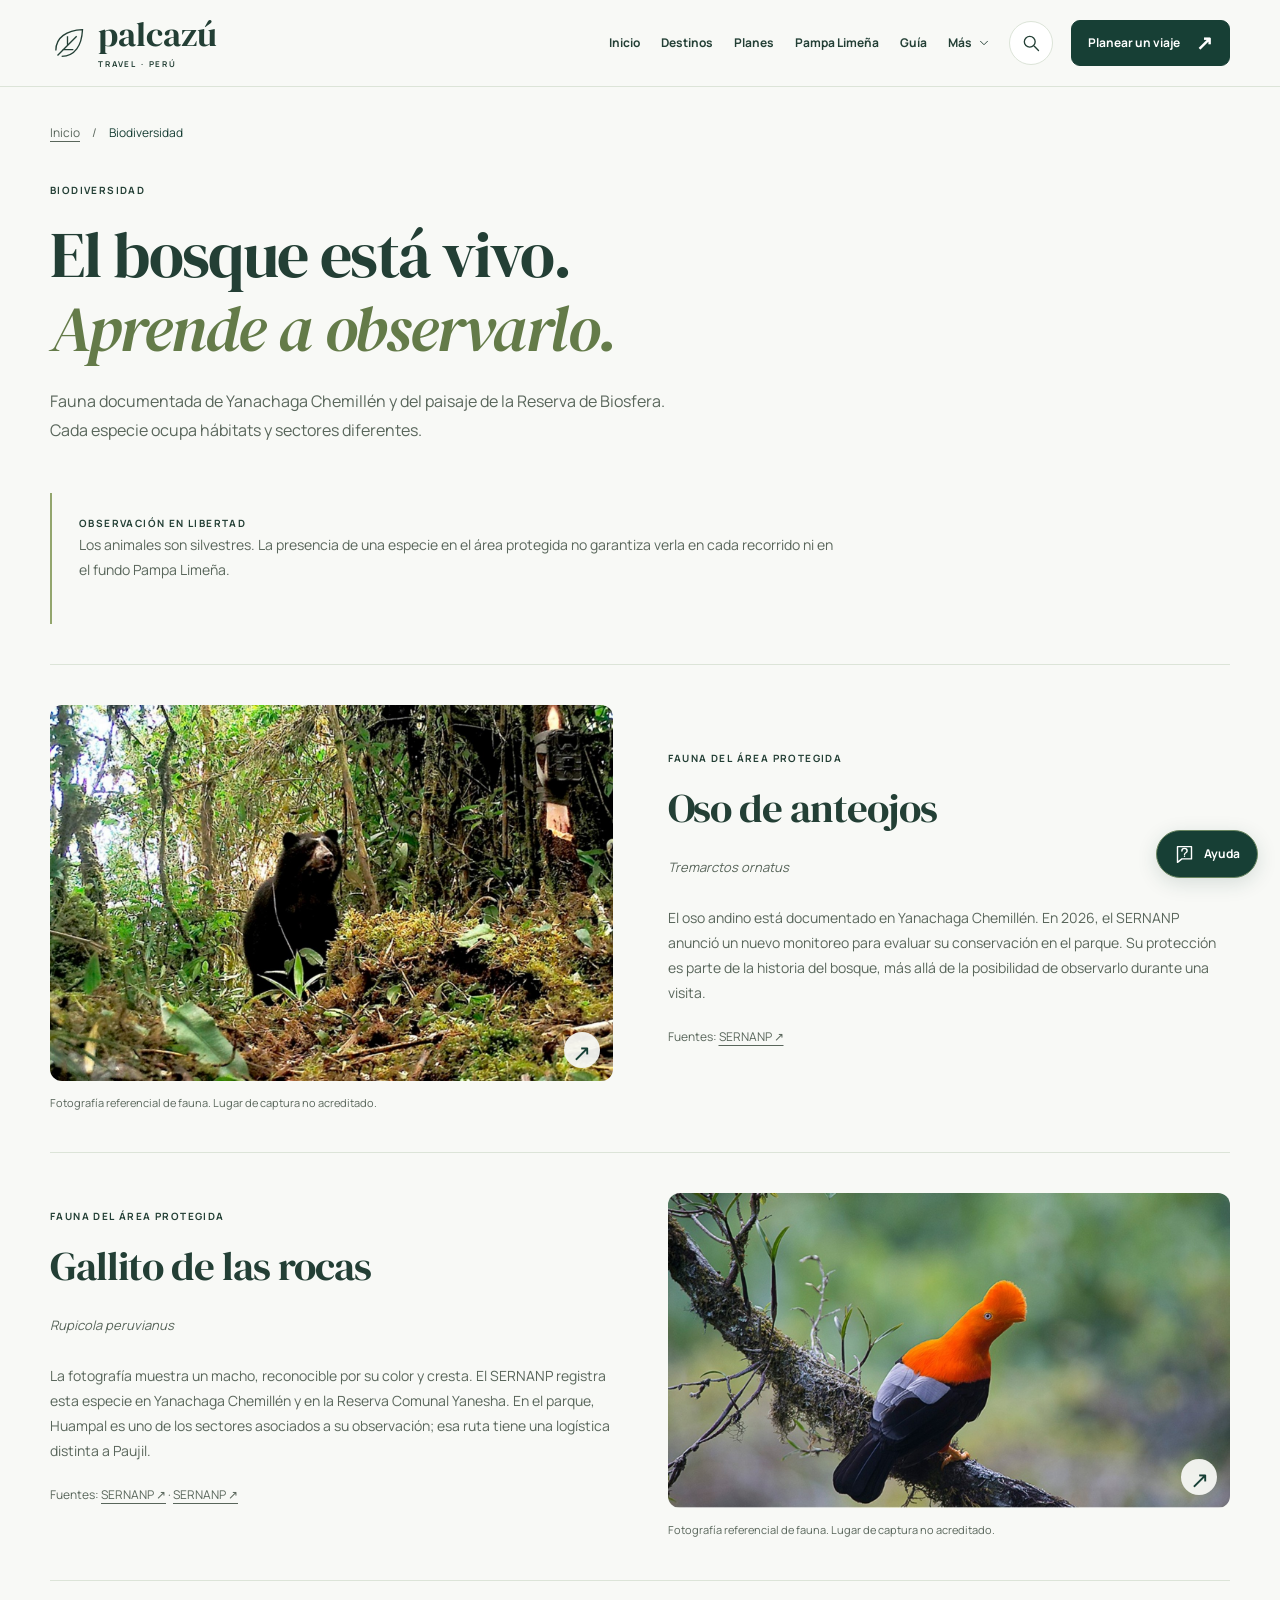
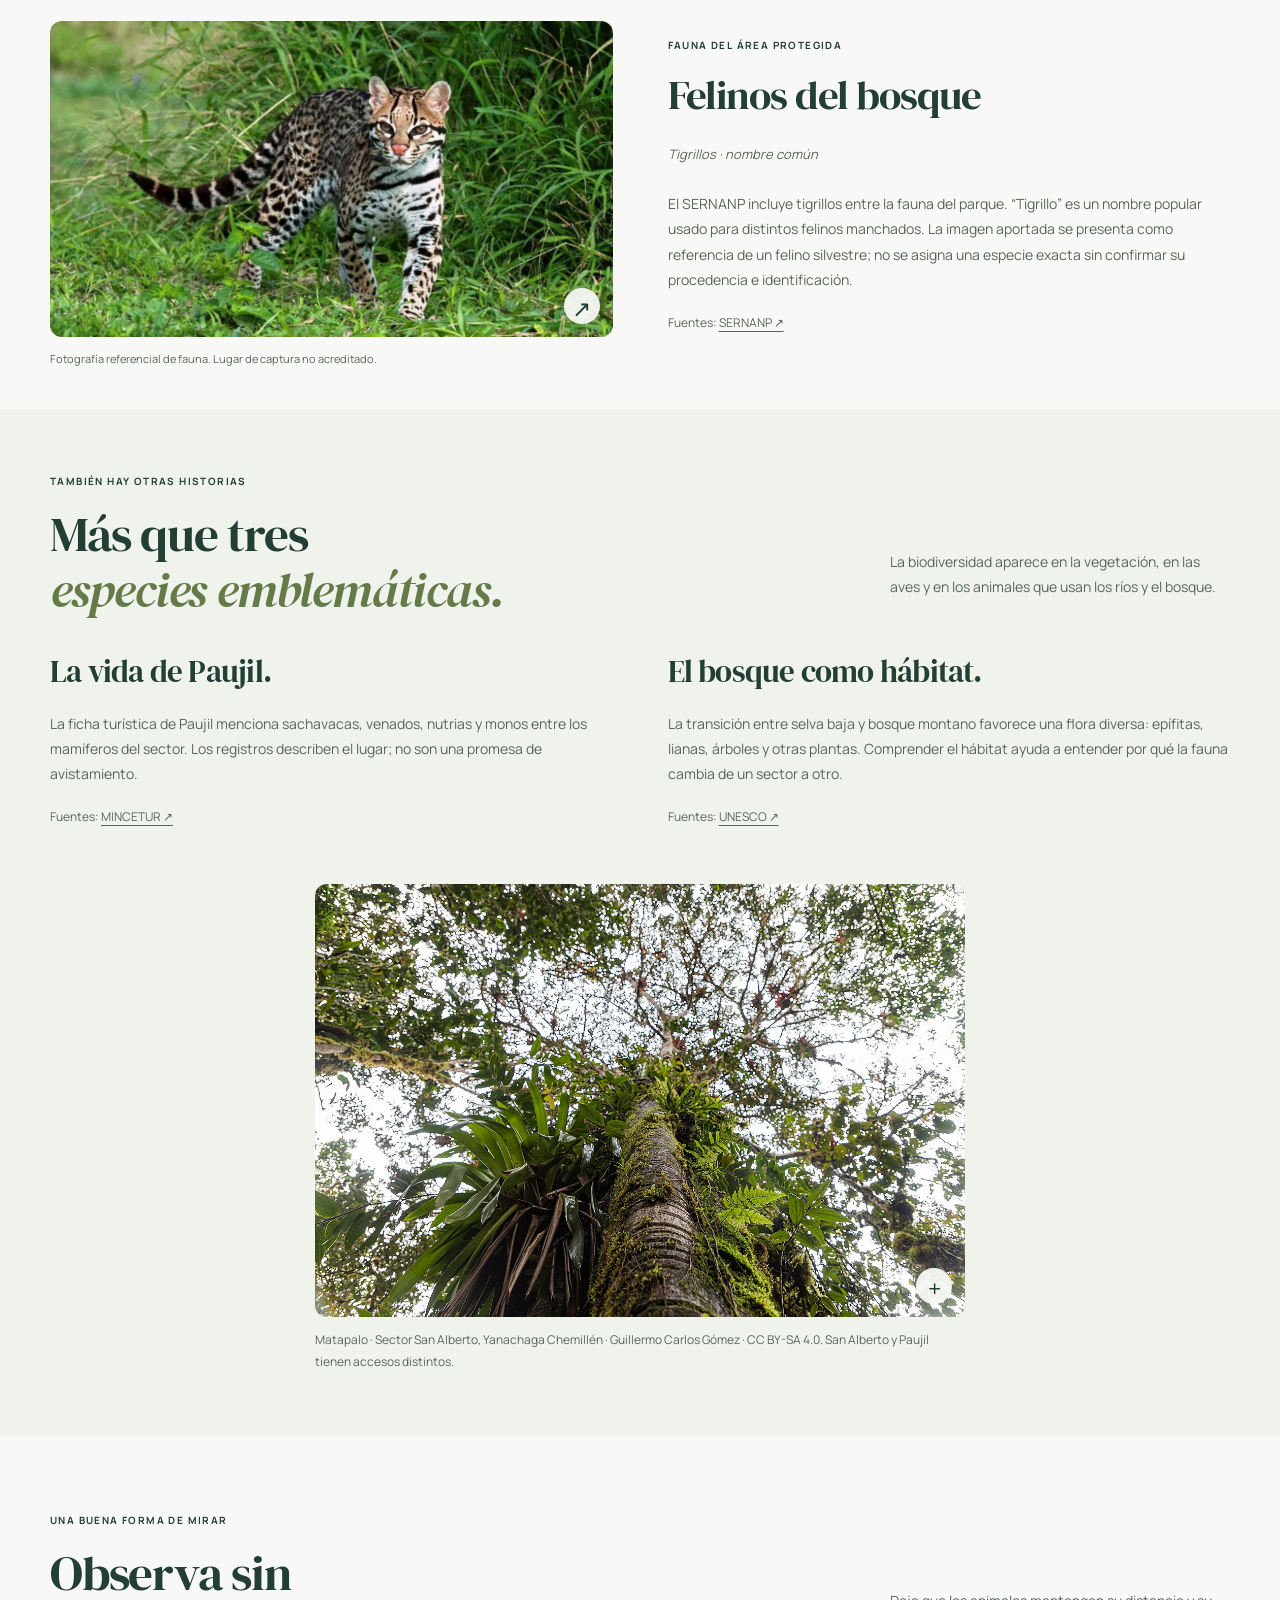
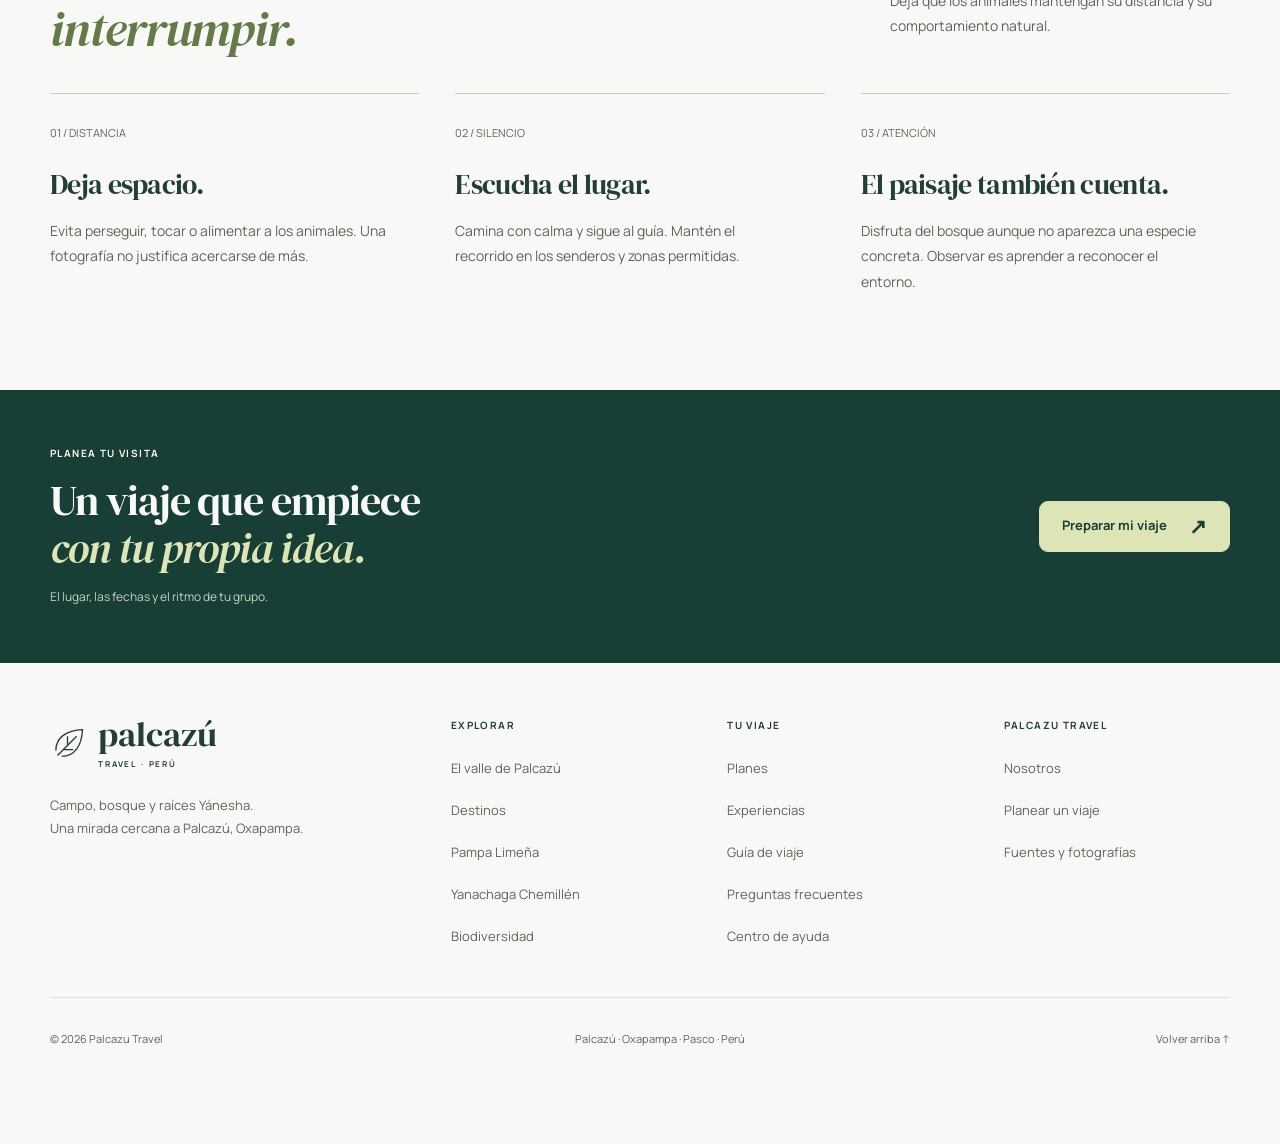
<file: biodiversidad.html>
<!doctype html>
<html lang="es">
<head>
<meta charset="utf-8">
<meta name="viewport" content="width=device-width, initial-scale=1">
<meta name="theme-color" content="#173f35">
<meta name="description" content="Oso andino, gallito de las rocas y felinos del bosque: fauna documentada en Yanachaga Chemillén y observación responsable.">
<title>Fauna y biodiversidad de Palcazú | Palcazu Travel</title>
<link rel="icon" href="assets/favicon.svg" type="image/svg+xml">
<link rel="stylesheet" href="assets/fonts.css">
<link rel="stylesheet" href="styles.css?v=20261010b">
<link rel="stylesheet" href="interface.css?v=20261010b">
<script src="script.js?v=20261010b" defer></script>
<script src="guide-data.js?v=20261010b" defer></script>
<script src="help.js?v=20261010b" defer></script>
<noscript><style>@media(max-width:1000px){.header{position:static}.nav{height:auto;flex-wrap:wrap;padding-block:18px}.navigation{display:flex;flex-wrap:wrap;gap:8px 20px;position:static;width:100%;max-height:none;box-shadow:none;padding:12px 0 0}.navigation>a{font-size:13px}.navigation .mobile-contact{display:none}.mobile-explore{width:100%}.menu{display:none}.nav-button{margin-left:auto}}</style></noscript>
</head>
<body id="top">
<a class="skip" href="#contenido">Ir al contenido</a><header class="header"><div class="shell nav">
<a class="brand" href="index.html" aria-label="Palcazu Travel, inicio"><svg viewBox="0 0 48 48" fill="none" aria-hidden="true"><path d="M7 33C7 17 20 9 39 8c-1 19-9 32-25 32" stroke="currentColor" stroke-width="1.6"></path><path d="M9 39 32 16M15 32h13M21 26V16" stroke="currentColor" stroke-width="1.6"></path></svg><span>palcazú<span class="brand-small">TRAVEL · PERÚ</span></span></a><nav id="navigation" class="navigation" aria-label="Navegación principal"><a href="index.html">Inicio</a><a href="destinos.html">Destinos</a><a href="planes.html">Planes</a><a href="pampa-limena.html">Pampa Limeña</a><a href="guia.html">Guía</a><a class="mobile-contact" href="contacto.html">Planear un viaje ↗</a><details class="explore-menu"><summary>Más <svg viewBox="0 0 24 24" fill="none" stroke="currentColor" stroke-width="1.6" stroke-linecap="round" stroke-linejoin="round" aria-hidden="true"><path d="m6 9 6 6 6-6"/></svg></summary><div class="explore-panel"><span class="eyebrow">EXPLORAR PALCAZÚ</span><a href="palcazu.html">El valle de Palcazú</a><a href="yanachaga.html">Yanachaga Chemillén</a><a href="biodiversidad.html">Biodiversidad</a><a href="experiencias.html">Experiencias</a><a href="nosotros.html">Nosotros</a><a href="preguntas.html">Preguntas frecuentes</a><a href="ayuda.html">Centro de ayuda</a></div></details></nav><a class="header-search" href="ayuda.html#mapa" data-open-search aria-label="Buscar en toda la web"><svg viewBox="0 0 24 24" fill="none" stroke="currentColor" stroke-width="1.6" stroke-linecap="round" stroke-linejoin="round" aria-hidden="true"><circle cx="10.5" cy="10.5" r="6.5"/><path d="m16 16 5 5"/></svg></a><a class="nav-button" href="contacto.html"><span class="nav-label">Planear un viaje</span><span class="nav-label-short">Mi viaje</span><span class="nav-arrow" aria-hidden="true">↗</span></a><button class="menu" aria-label="Abrir menú" aria-controls="navigation" aria-expanded="false"><span></span><span></span></button>
</div></header><main id="contenido"><section class="page-intro shell"><nav class="crumb" aria-label="Migas de pan"><a href="index.html">Inicio</a><span aria-hidden="true">/</span><span aria-current="page">Biodiversidad</span></nav>
<div class="intro-title reveal">
<span class="eyebrow">Biodiversidad</span><h1>El bosque está vivo.<br><em>Aprende a observarlo.</em>
</h1>
<p>Fauna documentada de Yanachaga Chemillén y del paisaje de la Reserva de Biosfera. Cada especie ocupa hábitats y sectores diferentes.</p>
</div></section><div class="shell wildlife-note">
<span class="eyebrow">OBSERVACIÓN EN LIBERTAD</span><p>Los animales son silvestres. La presencia de una especie en el área protegida no garantiza verla en cada recorrido ni en el fundo Pampa Limeña.</p>
</div>
<section class="shell experience-detail species-detail reveal" id="oso"><div class="species-photo">
<button class="photo-open" type="button" data-photo="assets/oso-andino.jpg" data-caption="Oso de anteojos · Fotografía referencial aportada para el proyecto" aria-label="Ampliar fotografía de oso de anteojos"><img src="assets/oso-andino.jpg" alt="Oso de anteojos, imagen referencial de fauna" loading="lazy" width="1536" height="1025" decoding="async"><span class="zoom-icon">↗</span></button><span class="caption">Fotografía referencial de fauna. Lugar de captura no acreditado.</span>
</div>
<div>
<span class="eyebrow">FAUNA DEL ÁREA PROTEGIDA</span><h2>Oso de anteojos</h2>
<span class="species-latin">Tremarctos ornatus</span><p>El oso andino está documentado en Yanachaga Chemillén. En 2026, el SERNANP anunció un nuevo monitoreo para evaluar su conservación en el parque. Su protección es parte de la historia del bosque, más allá de la posibilidad de observarlo durante una visita.</p>
<p class="source-note">Fuentes: <a href="fuentes.html#oso">SERNANP ↗</a></p>
</div></section><section class="shell experience-detail species-detail reveal" id="gallito"><div class="species-photo">
<button class="photo-open" type="button" data-photo="assets/gallito-rocas.jpg" data-caption="Gallito de las rocas · Fotografía referencial aportada para el proyecto" aria-label="Ampliar fotografía de gallito de las rocas"><img src="assets/gallito-rocas.jpg" alt="Gallito de las rocas, imagen referencial de fauna" loading="lazy" width="1536" height="860" decoding="async"><span class="zoom-icon">↗</span></button><span class="caption">Fotografía referencial de fauna. Lugar de captura no acreditado.</span>
</div>
<div>
<span class="eyebrow">FAUNA DEL ÁREA PROTEGIDA</span><h2>Gallito de las rocas</h2>
<span class="species-latin">Rupicola peruvianus</span><p>La fotografía muestra un macho, reconocible por su color y cresta. El SERNANP registra esta especie en Yanachaga Chemillén y en la Reserva Comunal Yanesha. En el parque, Huampal es uno de los sectores asociados a su observación; esa ruta tiene una logística distinta a Paujil.</p>
<p class="source-note">Fuentes: <a href="fuentes.html#gallito">SERNANP ↗</a> · <a href="fuentes.html#parque">SERNANP ↗</a></p>
</div></section><section class="shell experience-detail species-detail reveal" id="felinos"><div class="species-photo">
<button class="photo-open" type="button" data-photo="assets/felino-silvestre.jpg" data-caption="Felinos del bosque · Fotografía referencial aportada para el proyecto" aria-label="Ampliar fotografía de felinos del bosque"><img src="assets/felino-silvestre.jpg" alt="Felinos del bosque, imagen referencial de fauna" loading="lazy" width="1536" height="864" decoding="async"><span class="zoom-icon">↗</span></button><span class="caption">Fotografía referencial de fauna. Lugar de captura no acreditado.</span>
</div>
<div>
<span class="eyebrow">FAUNA DEL ÁREA PROTEGIDA</span><h2>Felinos del bosque</h2>
<span class="species-latin">Tigrillos · nombre común</span><p>El SERNANP incluye tigrillos entre la fauna del parque. “Tigrillo” es un nombre popular usado para distintos felinos manchados. La imagen aportada se presenta como referencia de un felino silvestre; no se asigna una especie exacta sin confirmar su procedencia e identificación.</p>
<p class="source-note">Fuentes: <a href="fuentes.html#fauna">SERNANP ↗</a></p>
</div></section><section class="values-section"><div class="shell">
<div class="section-head reveal">
<div>
<span class="eyebrow">TAMBIÉN HAY OTRAS HISTORIAS</span><h2>Más que tres<br><em>especies emblemáticas.</em>
</h2>
</div>
<div class="section-side"><p>La biodiversidad aparece en la vegetación, en las aves y en los animales que usan los ríos y el bosque.</p></div>
</div>
<div class="resource-grid">
<div>
<h3>La vida de Paujil.</h3>
<p>La ficha turística de Paujil menciona sachavacas, venados, nutrias y monos entre los mamíferos del sector. Los registros describen el lugar; no son una promesa de avistamiento.</p>
<p class="source-note">Fuentes: <a href="fuentes.html#paujil">MINCETUR ↗</a></p>
</div>
<div>
<h3>El bosque como hábitat.</h3>
<p>La transición entre selva baja y bosque montano favorece una flora diversa: epífitas, lianas, árboles y otras plantas. Comprender el hábitat ayuda a entender por qué la fauna cambia de un sector a otro.</p>
<p class="source-note">Fuentes: <a href="fuentes.html#bioay">UNESCO ↗</a></p>
</div>
</div>
<figure class="shell habitat-photo reveal"><button class="photo-open" type="button" data-photo="assets/matapalo-san-alberto.jpg" data-caption="Matapalo · Sector San Alberto, Yanachaga Chemillén · Guillermo Carlos Gómez · CC BY-SA 4.0. San Alberto y Paujil tienen accesos distintos." aria-label="Ampliar: Árbol matapalo y plantas epífitas cerca del puesto de control San Alberto"><img src="assets/matapalo-san-alberto.jpg" alt="Árbol matapalo y plantas epífitas cerca del puesto de control San Alberto" width="1280" height="853" loading="lazy" decoding="async"><span class="zoom-icon" aria-hidden="true">+</span></button><figcaption>Matapalo · Sector San Alberto, Yanachaga Chemillén · Guillermo Carlos Gómez · CC BY-SA 4.0. San Alberto y Paujil tienen accesos distintos.</figcaption></figure>
</div></section><section class="shell section"><div class="section-head reveal">
<div>
<span class="eyebrow">UNA BUENA FORMA DE MIRAR</span><h2>Observa sin<br><em>interrumpir.</em>
</h2>
</div>
<div class="section-side"><p>Deja que los animales mantengan su distancia y su comportamiento natural.</p></div>
</div>
<div class="values">
<article><span>01 / DISTANCIA</span><h3>Deja espacio.</h3>
<p>Evita perseguir, tocar o alimentar a los animales. Una fotografía no justifica acercarse de más.</p></article><article><span>02 / SILENCIO</span><h3>Escucha el lugar.</h3>
<p>Camina con calma y sigue al guía. Mantén el recorrido en los senderos y zonas permitidas.</p></article><article><span>03 / ATENCIÓN</span><h3>El paisaje también cuenta.</h3>
<p>Disfruta del bosque aunque no aparezca una especie concreta. Observar es aprender a reconocer el entorno.</p></article>
</div></section><dialog id="photo-dialog" class="photo-dialog"><button type="button" class="dialog-close" aria-label="Cerrar fotografía">×</button><figure><img id="dialog-photo" alt=""><figcaption id="dialog-caption"></figcaption></figure></dialog><section class="journey"><div class="shell journey-inner reveal">
<div>
<span class="eyebrow">PLANEA TU VISITA</span><h2>Un viaje que empiece<br><em>con tu propia idea.</em>
</h2>
<span class="journey-note">El lugar, las fechas y el ritmo de tu grupo.</span>
</div>
<a class="button light" href="contacto.html">Preparar mi viaje <span aria-hidden="true">↗</span></a>
</div></section></main><footer class="footer"><div class="shell">
<div class="footer-grid">
<div class="footer-brand">
<a class="brand" href="index.html" aria-label="Palcazu Travel, inicio"><svg viewBox="0 0 48 48" fill="none" aria-hidden="true"><path d="M7 33C7 17 20 9 39 8c-1 19-9 32-25 32" stroke="currentColor" stroke-width="1.6"></path><path d="M9 39 32 16M15 32h13M21 26V16" stroke="currentColor" stroke-width="1.6"></path></svg><span>palcazú<span class="brand-small">TRAVEL · PERÚ</span></span></a><p>Campo, bosque y raíces Yánesha.<br>Una mirada cercana a Palcazú, Oxapampa.</p>
</div>
<div class="footer-group">
<span class="eyebrow">EXPLORAR</span><nav aria-label="Explorar Palcazú"><a href="palcazu.html">El valle de Palcazú</a><a href="destinos.html">Destinos</a><a href="pampa-limena.html">Pampa Limeña</a><a href="yanachaga.html">Yanachaga Chemillén</a><a href="biodiversidad.html">Biodiversidad</a></nav>
</div>
<div class="footer-group">
<span class="eyebrow">TU VIAJE</span><nav aria-label="Organizar el viaje"><a href="planes.html">Planes</a><a href="experiencias.html">Experiencias</a><a href="guia.html">Guía de viaje</a><a href="preguntas.html">Preguntas frecuentes</a><a href="ayuda.html">Centro de ayuda</a></nav>
</div>
<div class="footer-group">
<span class="eyebrow">PALCAZU TRAVEL</span><nav aria-label="Sobre Palcazu Travel"><a href="nosotros.html">Nosotros</a><a href="contacto.html">Planear un viaje</a><a href="fuentes.html">Fuentes y fotografías</a></nav>
</div>
</div>
<div class="footer-bottom">
<span>© <span data-year>2026</span> Palcazu Travel</span><span>Palcazú · Oxapampa · Pasco · Perú</span><a href="#top">Volver arriba ↑</a>
</div>
</div></footer><div class="scroll-progress" aria-hidden="true"></div>
<a class="floating-help" href="ayuda.html" data-open-help aria-label="Abrir ayuda para tu viaje"><svg viewBox="0 0 24 24" fill="none" stroke="currentColor" stroke-width="1.6" stroke-linecap="round" stroke-linejoin="round" aria-hidden="true"><path d="M4 3h16v14H9l-5 4V3Z"/><path d="M9 8a3 3 0 0 1 6 0c0 2-3 2-3 4m0 2h.01"/></svg><span>Ayuda</span></a>
<dialog id="site-search-dialog" class="utility-dialog search-dialog" aria-labelledby="site-search-title">
<div class="utility-heading"><div><span class="eyebrow">ENCUENTRA LO QUE BUSCAS</span><h2 id="site-search-title">Todo Palcazú, a mano.</h2></div><button class="utility-close" type="button" data-close-utility aria-label="Cerrar búsqueda">×</button></div>
<label class="sr-only" for="site-search-input">Buscar en toda la web</label><div class="search-input"><svg viewBox="0 0 24 24" fill="none" stroke="currentColor" stroke-width="1.6" stroke-linecap="round" stroke-linejoin="round" aria-hidden="true"><circle cx="10.5" cy="10.5" r="6.5"/><path d="m16 16 5 5"/></svg><input id="site-search-input" type="search" placeholder="Un lugar, un plan, una pregunta…" autocomplete="off" maxlength="100"><button id="site-search-clear" type="button" aria-label="Borrar búsqueda" hidden>×</button></div>
<p id="site-search-status" class="utility-status" role="status" aria-live="polite"></p><div id="site-search-results" class="site-search-results"></div>
<div id="site-search-empty" class="search-empty" hidden><h3>Prueba con otra palabra.</h3><p>Busca “Pampa”, “qué llevar”, “cascadas” o explora las secciones.</p><a class="text-link" href="ayuda.html#mapa">Ver todas las secciones ↗</a></div>
</dialog>
<dialog id="travel-help-dialog" class="utility-dialog help-dialog" aria-labelledby="travel-help-title">
<div class="utility-heading"><div><span class="eyebrow">PALCAZU TRAVEL</span><h2 id="travel-help-title">Ayuda para tu viaje</h2></div><button class="utility-close" type="button" data-close-utility aria-label="Cerrar ayuda">×</button></div>
<div class="help-tabs" role="tablist" aria-label="Tipo de ayuda"><button id="quick-guide-tab" type="button" role="tab" aria-selected="true" aria-controls="quick-guide-panel">Guía rápida</button><button id="ai-assistant-tab" type="button" role="tab" tabindex="-1" aria-selected="false" aria-controls="ai-assistant-panel">Asistente IA</button></div>
<section id="quick-guide-panel" role="tabpanel" aria-labelledby="quick-guide-tab"><p class="help-intro">Respuestas de nuestra guía, con enlaces para seguir explorando.</p><form id="help-guide-form"><label for="help-guide-input">¿Qué necesitas saber?</label><div class="guide-search-row"><input id="help-guide-input" type="search" placeholder="Pampa Limeña, precios, qué llevar…" maxlength="150" autocomplete="off"><button class="button" type="submit">Buscar</button></div></form>
<div class="help-topics" aria-label="Temas frecuentes"><button type="button" data-guide-topic="pampa">Pampa Limeña</button><button type="button" data-guide-topic="paujil">Visitar el parque</button><button type="button" data-guide-topic="clima">Cuándo viajar</button><button type="button" data-guide-topic="equipaje">Qué llevar</button><button type="button" data-guide-topic="precios">Precios y consulta</button></div>
<p id="help-guide-status" class="utility-status" role="status" aria-live="polite"></p><div id="help-guide-results" class="guide-results"></div></section>
<section id="ai-assistant-panel" role="tabpanel" aria-labelledby="ai-assistant-tab" hidden><p id="assistant-availability" class="assistant-availability" role="status">Comprobando disponibilidad…</p>
<div id="assistant-unavailable" class="assistant-unavailable" hidden><span class="assistant-symbol" aria-hidden="true"><svg viewBox="0 0 24 24" fill="none" stroke="currentColor" stroke-width="1.6" stroke-linecap="round" stroke-linejoin="round" aria-hidden="true"><path d="M4 3h16v14H9l-5 4V3Z"/><path d="M9 8a3 3 0 0 1 6 0c0 2-3 2-3 4m0 2h.01"/></svg></span><h3>La guía sigue a tu lado.</h3><p>El chat de IA todavía no está habilitado. Puedes encontrar respuestas sobre el valle, el parque y cómo preparar tu visita en la guía rápida.</p><button class="button secondary" type="button" id="back-to-guide">Consultar la guía</button></div>
<div id="assistant-connected" hidden><p class="assistant-privacy">Tus preguntas se procesan con un servicio de IA. Evita incluir datos personales y confirma las condiciones de tu viaje.</p>
<div class="chat-toolbar"><span>Conversación actual</span><button type="button" class="text-link" id="assistant-reset">Empezar de nuevo</button></div><div id="assistant-messages" class="assistant-messages" role="log" aria-label="Conversación con el asistente" aria-live="polite" aria-relevant="additions"></div>
<p id="assistant-status" class="utility-status" role="status" aria-live="polite"></p><button id="assistant-retry" class="text-link" type="button" hidden>Reintentar respuesta ↗</button>
<form id="assistant-form"><label for="assistant-input">Tu pregunta</label><textarea id="assistant-input" rows="2" maxlength="1000" placeholder="Quiero conocer Palcazú. ¿Por dónde empiezo?" required></textarea><div class="assistant-actions"><small>Hasta 1.000 caracteres.</small><button id="assistant-stop" class="button secondary" type="button" hidden>Detener</button><button id="assistant-send" class="button" type="submit">Enviar <span aria-hidden="true">↑</span></button></div></form></div></section>
<div class="help-bottom"><a href="ayuda.html">Centro de ayuda ↗</a><a href="contacto.html">Preparar mi viaje ↗</a></div></dialog>
</body>
</html>
</file>
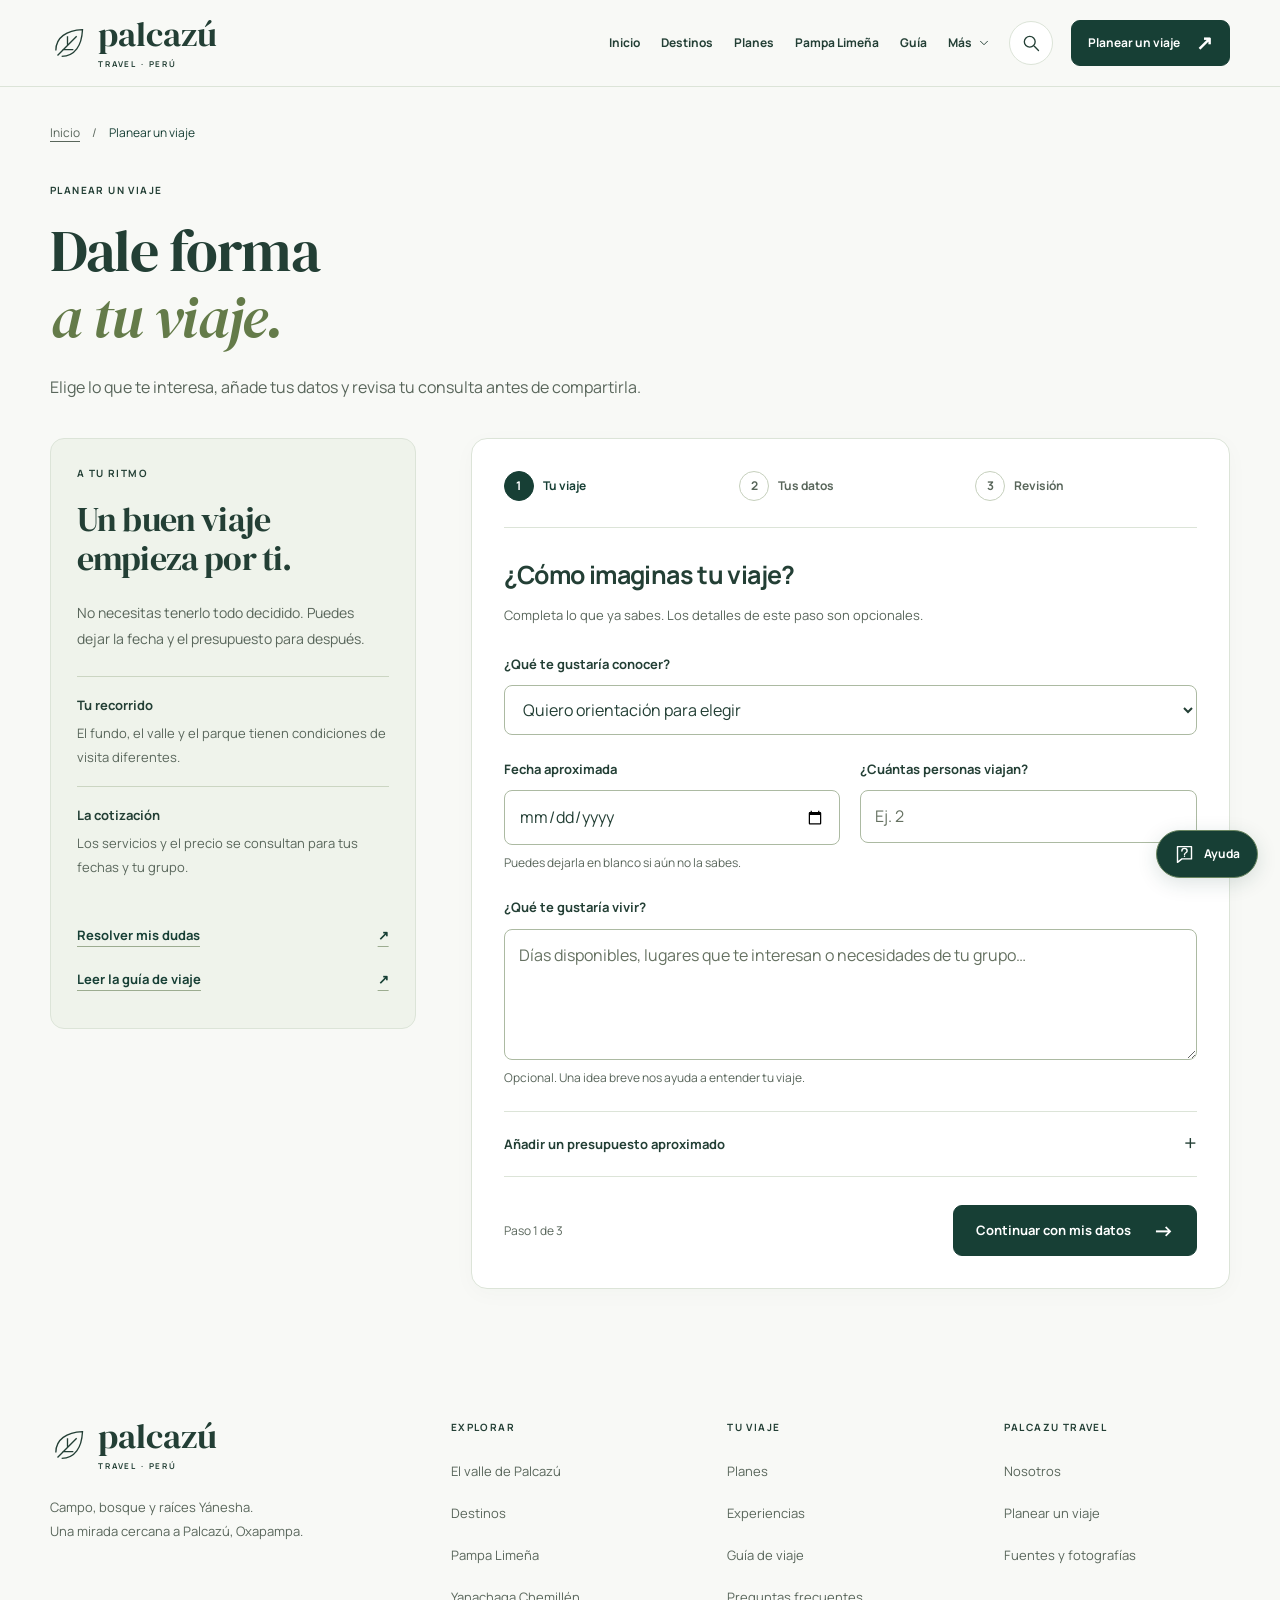
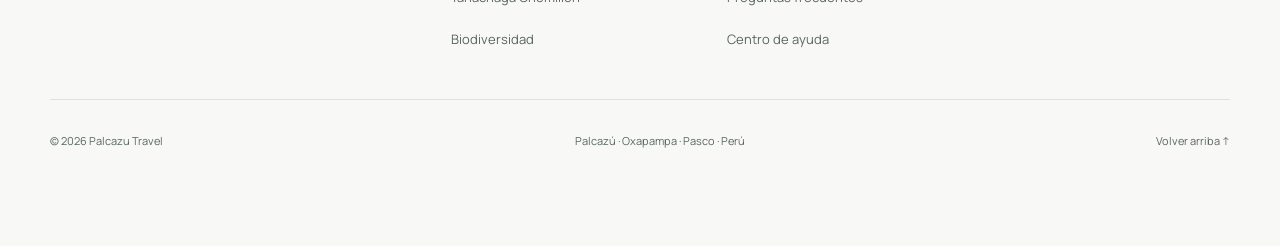
<file: contacto.html>
<!doctype html>
<html lang="es">
<head>
<meta charset="utf-8">
<meta name="viewport" content="width=device-width, initial-scale=1">
<meta name="theme-color" content="#173f35">
<meta name="description" content="Prepara tu solicitud de viaje con fechas, intereses y acompañantes. Copia o descarga tu consulta.">
<title>Planear tu viaje | Palcazu Travel</title>
<link rel="icon" href="assets/favicon.svg" type="image/svg+xml">
<link rel="stylesheet" href="assets/fonts.css">
<link rel="stylesheet" href="styles.css?v=20261010b">
<link rel="stylesheet" href="interface.css?v=20261010b">
<script src="script.js?v=20261010b" defer></script>
<script src="guide-data.js?v=20261010b" defer></script>
<script src="help.js?v=20261010b" defer></script>
<noscript><style>@media(max-width:1000px){.header{position:static}.nav{height:auto;flex-wrap:wrap;padding-block:18px}.navigation{display:flex;flex-wrap:wrap;gap:8px 20px;position:static;width:100%;max-height:none;box-shadow:none;padding:12px 0 0}.navigation>a{font-size:13px}.navigation .mobile-contact{display:none}.mobile-explore{width:100%}.menu{display:none}.nav-button{margin-left:auto}}</style></noscript>
</head>
<body id="top" class="contact-page">
<a class="skip" href="#contenido">Ir al contenido</a><header class="header"><div class="shell nav">
<a class="brand" href="index.html" aria-label="Palcazu Travel, inicio"><svg viewBox="0 0 48 48" fill="none" aria-hidden="true"><path d="M7 33C7 17 20 9 39 8c-1 19-9 32-25 32" stroke="currentColor" stroke-width="1.6"></path><path d="M9 39 32 16M15 32h13M21 26V16" stroke="currentColor" stroke-width="1.6"></path></svg><span>palcazú<span class="brand-small">TRAVEL · PERÚ</span></span></a><nav id="navigation" class="navigation" aria-label="Navegación principal"><a href="index.html">Inicio</a><a href="destinos.html">Destinos</a><a href="planes.html">Planes</a><a href="pampa-limena.html">Pampa Limeña</a><a href="guia.html">Guía</a><a class="mobile-contact" href="contacto.html" aria-current="page">Planear un viaje ↗</a><details class="explore-menu"><summary>Más <svg viewBox="0 0 24 24" fill="none" stroke="currentColor" stroke-width="1.6" stroke-linecap="round" stroke-linejoin="round" aria-hidden="true"><path d="m6 9 6 6 6-6"/></svg></summary><div class="explore-panel"><span class="eyebrow">EXPLORAR PALCAZÚ</span><a href="palcazu.html">El valle de Palcazú</a><a href="yanachaga.html">Yanachaga Chemillén</a><a href="biodiversidad.html">Biodiversidad</a><a href="experiencias.html">Experiencias</a><a href="nosotros.html">Nosotros</a><a href="preguntas.html">Preguntas frecuentes</a><a href="ayuda.html">Centro de ayuda</a></div></details></nav><a class="header-search" href="ayuda.html#mapa" data-open-search aria-label="Buscar en toda la web"><svg viewBox="0 0 24 24" fill="none" stroke="currentColor" stroke-width="1.6" stroke-linecap="round" stroke-linejoin="round" aria-hidden="true"><circle cx="10.5" cy="10.5" r="6.5"/><path d="m16 16 5 5"/></svg></a><a class="nav-button" href="contacto.html" aria-current="page"><span class="nav-label">Planear un viaje</span><span class="nav-label-short">Mi viaje</span><span class="nav-arrow" aria-hidden="true">↗</span></a><button class="menu" aria-label="Abrir menú" aria-controls="navigation" aria-expanded="false"><span></span><span></span></button>
</div></header><main id="contenido"><section class="page-intro shell"><nav class="crumb" aria-label="Migas de pan"><a href="index.html">Inicio</a><span aria-hidden="true">/</span><span aria-current="page">Planear un viaje</span></nav>
<div class="intro-title reveal">
<span class="eyebrow">Planear un viaje</span><h1>Dale forma<br><em>a tu viaje.</em></h1><p>Elige lo que te interesa, añade tus datos y revisa tu consulta antes de compartirla.</p>
</div></section><section class="shell contact-layout"><div class="contact-form" id="consultation">
  <ol class="form-progress" id="form-progress" aria-label="Progreso de la solicitud" hidden><li data-stage="1" aria-current="step"><span class="step-dot">1</span><span>Tu viaje</span></li><li data-stage="2"><span class="step-dot">2</span><span>Tus datos</span></li><li data-stage="3"><span class="step-dot">3</span><span>Revisión</span></li></ol>
  <div class="form-errors" id="form-errors" role="alert" tabindex="-1" hidden><strong>Revisa estos datos para continuar:</strong><ul id="error-list"></ul></div>
  <form id="trip-form">
  <fieldset class="form-step" id="journey-step"><legend id="journey-title" tabindex="-1">¿Cómo imaginas tu viaje?</legend><p class="step-hint">Completa lo que ya sabes. Los detalles de este paso son opcionales.</p><div class="fields">
  <label class="full" for="interes">¿Qué te gustaría conocer?<select name="interes" id="interes"><option value="">Quiero orientación para elegir</option>
<option>Pampa Limeña</option>
<option>Sector Paujil</option>
<option>Iscozacín</option>
<option>Tobogán Natural de Iscozacín</option>
<option>Cascada Mugñiz</option>
<option>Mirador Las Lomas</option>
<option>Cultura Yánesha</option>
<option>Observación de aves</option>
<option>Valle y Pampa Limeña</option>
<option>Bosque y sector Paujil</option>
<option>Tu ruta por Palcazú</option></select></label>
  <label for="fecha">Fecha aproximada <input name="fecha" id="fecha" type="date" aria-describedby="fecha-hint fecha-error"><span class="field-hint" id="fecha-hint">Puedes dejarla en blanco si aún no la sabes.</span><span class="field-error" id="fecha-error" hidden></span></label>
  <label for="personas">¿Cuántas personas viajan?<input name="personas" id="personas" type="number" min="1" max="100" step="1" inputmode="numeric" placeholder="Ej. 2" aria-describedby="personas-error"><span class="field-error" id="personas-error" hidden></span></label>
  <label class="full" for="mensaje">¿Qué te gustaría vivir?<textarea name="mensaje" id="mensaje" rows="4" maxlength="3000" placeholder="Días disponibles, lugares que te interesan o necesidades de tu grupo…" aria-describedby="mensaje-hint mensaje-error"></textarea><span class="field-hint" id="mensaje-hint">Opcional. Una idea breve nos ayuda a entender tu viaje.</span><span class="field-error" id="mensaje-error" hidden></span></label>
  </div><details class="optional-details"><summary>Añadir un presupuesto aproximado <span aria-hidden="true">+</span></summary><label for="presupuesto">Presupuesto (opcional)<input name="presupuesto" id="presupuesto" maxlength="100" placeholder="Ej. S/ 500 por persona" aria-describedby="presupuesto-hint"><span class="field-hint" id="presupuesto-hint">Es una referencia para tu consulta.</span></label></details>
  <div class="form-actions"><span class="step-caption" id="step-caption" hidden>Paso 1 de 3</span><button class="button" id="next-step" type="button" hidden>Continuar con mis datos <span aria-hidden="true">→</span></button></div></fieldset>
  <fieldset class="form-step" id="details-step"><legend id="details-title" tabindex="-1">¿A nombre de quién va la consulta?</legend><p class="step-hint">Solo el nombre y el correo son obligatorios.</p><div class="journey-summary" hidden="hidden"><div class="summary-heading"><span class="eyebrow">TU IDEA HASTA AHORA</span><button class="text-link" id="change-journey" type="button" hidden>Cambiar</button></div><dl id="journey-summary"></dl></div><div class="fields">
  <label class="full" for="nombre">Nombre y apellido <span class="required-label">(obligatorio)</span><input name="nombre" id="nombre" autocomplete="name" required maxlength="100" placeholder="Tu nombre y apellido" aria-describedby="nombre-error"><span class="field-error" id="nombre-error" hidden></span></label>
  <label class="full" for="correo">Correo electrónico <span class="required-label">(obligatorio)</span><input name="correo" id="correo" type="email" autocomplete="email" required maxlength="150" placeholder="nombre@correo.com" aria-describedby="correo-hint correo-error"><span class="field-hint" id="correo-hint">Quedará incluido en el texto de tu consulta.</span><span class="field-error" id="correo-error" hidden></span></label>
  </div><p class="form-note">Prepararás un texto para copiar o descargar. La solicitud no se envía automáticamente ni confirma una reserva.</p><div class="form-actions"><button class="button secondary" id="previous-step" type="button" hidden>← Volver</button><button class="button" id="prepare-request" type="submit" disabled>Revisar mi solicitud <span aria-hidden="true">→</span></button></div></fieldset>
  <noscript><p class="form-note">Activa JavaScript en tu navegador para preparar, copiar y descargar tu solicitud.</p></noscript>
  </form>
  <section class="request-result" id="request-result" hidden tabindex="-1" aria-labelledby="review-title"><span class="eyebrow">TU IDEA, LISTA PARA COMPARTIR</span><h2 id="review-title">Revisa tu solicitud.</h2><p>Comprueba los detalles y guarda el texto para compartirlo por tu canal de contacto.</p><dl class="review-details" id="review-details"></dl><details class="request-transcript" id="request-transcript"><summary>Ver el texto completo <span aria-hidden="true">+</span></summary><label class="sr-only" for="request-text">Texto de tu solicitud</label><textarea id="request-text" rows="10" readonly></textarea></details><div class="result-actions"><button class="button" id="copy-request" type="button">Copiar solicitud <span aria-hidden="true">↗</span></button><button class="button secondary" id="download-request" type="button">Descargar .txt <span aria-hidden="true">↓</span></button><button class="text-link" id="edit-request" type="button">Editar mis datos</button></div><p class="request-disclaimer">Tu solicitud está preparada. Aún debes compartirla y confirmar disponibilidad, servicios y precio.</p><p id="request-status" role="status" aria-live="polite" aria-atomic="true"></p></section>
  </div><aside class="contact-aside"><span class="eyebrow">A TU RITMO</span><h2>Un buen viaje<br>empieza por ti.</h2><p>No necesitas tenerlo todo decidido. Puedes dejar la fecha y el presupuesto para después.</p><ul class="consultation-help"><li><strong>Tu recorrido</strong><span>El fundo, el valle y el parque tienen condiciones de visita diferentes.</span></li><li><strong>La cotización</strong><span>Los servicios y el precio se consultan para tus fechas y tu grupo.</span></li></ul><a class="text-link" href="preguntas.html">Resolver mis dudas <span aria-hidden="true">↗</span></a><a class="text-link" href="guia.html">Leer la guía de viaje <span aria-hidden="true">↗</span></a></aside></section></main><footer class="footer"><div class="shell">
<div class="footer-grid">
<div class="footer-brand">
<a class="brand" href="index.html" aria-label="Palcazu Travel, inicio"><svg viewBox="0 0 48 48" fill="none" aria-hidden="true"><path d="M7 33C7 17 20 9 39 8c-1 19-9 32-25 32" stroke="currentColor" stroke-width="1.6"></path><path d="M9 39 32 16M15 32h13M21 26V16" stroke="currentColor" stroke-width="1.6"></path></svg><span>palcazú<span class="brand-small">TRAVEL · PERÚ</span></span></a><p>Campo, bosque y raíces Yánesha.<br>Una mirada cercana a Palcazú, Oxapampa.</p>
</div>
<div class="footer-group">
<span class="eyebrow">EXPLORAR</span><nav aria-label="Explorar Palcazú"><a href="palcazu.html">El valle de Palcazú</a><a href="destinos.html">Destinos</a><a href="pampa-limena.html">Pampa Limeña</a><a href="yanachaga.html">Yanachaga Chemillén</a><a href="biodiversidad.html">Biodiversidad</a></nav>
</div>
<div class="footer-group">
<span class="eyebrow">TU VIAJE</span><nav aria-label="Organizar el viaje"><a href="planes.html">Planes</a><a href="experiencias.html">Experiencias</a><a href="guia.html">Guía de viaje</a><a href="preguntas.html">Preguntas frecuentes</a><a href="ayuda.html">Centro de ayuda</a></nav>
</div>
<div class="footer-group">
<span class="eyebrow">PALCAZU TRAVEL</span><nav aria-label="Sobre Palcazu Travel"><a href="nosotros.html">Nosotros</a><a href="contacto.html">Planear un viaje</a><a href="fuentes.html">Fuentes y fotografías</a></nav>
</div>
</div>
<div class="footer-bottom">
<span>© <span data-year>2026</span> Palcazu Travel</span><span>Palcazú · Oxapampa · Pasco · Perú</span><a href="#top">Volver arriba ↑</a>
</div>
</div></footer><div class="scroll-progress" aria-hidden="true"></div>
<a class="floating-help" href="ayuda.html" data-open-help aria-label="Abrir ayuda para tu viaje"><svg viewBox="0 0 24 24" fill="none" stroke="currentColor" stroke-width="1.6" stroke-linecap="round" stroke-linejoin="round" aria-hidden="true"><path d="M4 3h16v14H9l-5 4V3Z"/><path d="M9 8a3 3 0 0 1 6 0c0 2-3 2-3 4m0 2h.01"/></svg><span>Ayuda</span></a>
<dialog id="site-search-dialog" class="utility-dialog search-dialog" aria-labelledby="site-search-title">
<div class="utility-heading"><div><span class="eyebrow">ENCUENTRA LO QUE BUSCAS</span><h2 id="site-search-title">Todo Palcazú, a mano.</h2></div><button class="utility-close" type="button" data-close-utility aria-label="Cerrar búsqueda">×</button></div>
<label class="sr-only" for="site-search-input">Buscar en toda la web</label><div class="search-input"><svg viewBox="0 0 24 24" fill="none" stroke="currentColor" stroke-width="1.6" stroke-linecap="round" stroke-linejoin="round" aria-hidden="true"><circle cx="10.5" cy="10.5" r="6.5"/><path d="m16 16 5 5"/></svg><input id="site-search-input" type="search" placeholder="Un lugar, un plan, una pregunta…" autocomplete="off" maxlength="100"><button id="site-search-clear" type="button" aria-label="Borrar búsqueda" hidden>×</button></div>
<p id="site-search-status" class="utility-status" role="status" aria-live="polite"></p><div id="site-search-results" class="site-search-results"></div>
<div id="site-search-empty" class="search-empty" hidden><h3>Prueba con otra palabra.</h3><p>Busca “Pampa”, “qué llevar”, “cascadas” o explora las secciones.</p><a class="text-link" href="ayuda.html#mapa">Ver todas las secciones ↗</a></div>
</dialog>
<dialog id="travel-help-dialog" class="utility-dialog help-dialog" aria-labelledby="travel-help-title">
<div class="utility-heading"><div><span class="eyebrow">PALCAZU TRAVEL</span><h2 id="travel-help-title">Ayuda para tu viaje</h2></div><button class="utility-close" type="button" data-close-utility aria-label="Cerrar ayuda">×</button></div>
<div class="help-tabs" role="tablist" aria-label="Tipo de ayuda"><button id="quick-guide-tab" type="button" role="tab" aria-selected="true" aria-controls="quick-guide-panel">Guía rápida</button><button id="ai-assistant-tab" type="button" role="tab" tabindex="-1" aria-selected="false" aria-controls="ai-assistant-panel">Asistente IA</button></div>
<section id="quick-guide-panel" role="tabpanel" aria-labelledby="quick-guide-tab"><p class="help-intro">Respuestas de nuestra guía, con enlaces para seguir explorando.</p><form id="help-guide-form"><label for="help-guide-input">¿Qué necesitas saber?</label><div class="guide-search-row"><input id="help-guide-input" type="search" placeholder="Pampa Limeña, precios, qué llevar…" maxlength="150" autocomplete="off"><button class="button" type="submit">Buscar</button></div></form>
<div class="help-topics" aria-label="Temas frecuentes"><button type="button" data-guide-topic="pampa">Pampa Limeña</button><button type="button" data-guide-topic="paujil">Visitar el parque</button><button type="button" data-guide-topic="clima">Cuándo viajar</button><button type="button" data-guide-topic="equipaje">Qué llevar</button><button type="button" data-guide-topic="precios">Precios y consulta</button></div>
<p id="help-guide-status" class="utility-status" role="status" aria-live="polite"></p><div id="help-guide-results" class="guide-results"></div></section>
<section id="ai-assistant-panel" role="tabpanel" aria-labelledby="ai-assistant-tab" hidden><p id="assistant-availability" class="assistant-availability" role="status">Comprobando disponibilidad…</p>
<div id="assistant-unavailable" class="assistant-unavailable" hidden><span class="assistant-symbol" aria-hidden="true"><svg viewBox="0 0 24 24" fill="none" stroke="currentColor" stroke-width="1.6" stroke-linecap="round" stroke-linejoin="round" aria-hidden="true"><path d="M4 3h16v14H9l-5 4V3Z"/><path d="M9 8a3 3 0 0 1 6 0c0 2-3 2-3 4m0 2h.01"/></svg></span><h3>La guía sigue a tu lado.</h3><p>El chat de IA todavía no está habilitado. Puedes encontrar respuestas sobre el valle, el parque y cómo preparar tu visita en la guía rápida.</p><button class="button secondary" type="button" id="back-to-guide">Consultar la guía</button></div>
<div id="assistant-connected" hidden><p class="assistant-privacy">Tus preguntas se procesan con un servicio de IA. Evita incluir datos personales y confirma las condiciones de tu viaje.</p>
<div class="chat-toolbar"><span>Conversación actual</span><button type="button" class="text-link" id="assistant-reset">Empezar de nuevo</button></div><div id="assistant-messages" class="assistant-messages" role="log" aria-label="Conversación con el asistente" aria-live="polite" aria-relevant="additions"></div>
<p id="assistant-status" class="utility-status" role="status" aria-live="polite"></p><button id="assistant-retry" class="text-link" type="button" hidden>Reintentar respuesta ↗</button>
<form id="assistant-form"><label for="assistant-input">Tu pregunta</label><textarea id="assistant-input" rows="2" maxlength="1000" placeholder="Quiero conocer Palcazú. ¿Por dónde empiezo?" required></textarea><div class="assistant-actions"><small>Hasta 1.000 caracteres.</small><button id="assistant-stop" class="button secondary" type="button" hidden>Detener</button><button id="assistant-send" class="button" type="submit">Enviar <span aria-hidden="true">↑</span></button></div></form></div></section>
<div class="help-bottom"><a href="ayuda.html">Centro de ayuda ↗</a><a href="contacto.html">Preparar mi viaje ↗</a></div></dialog>
</body>
</html>
</file>
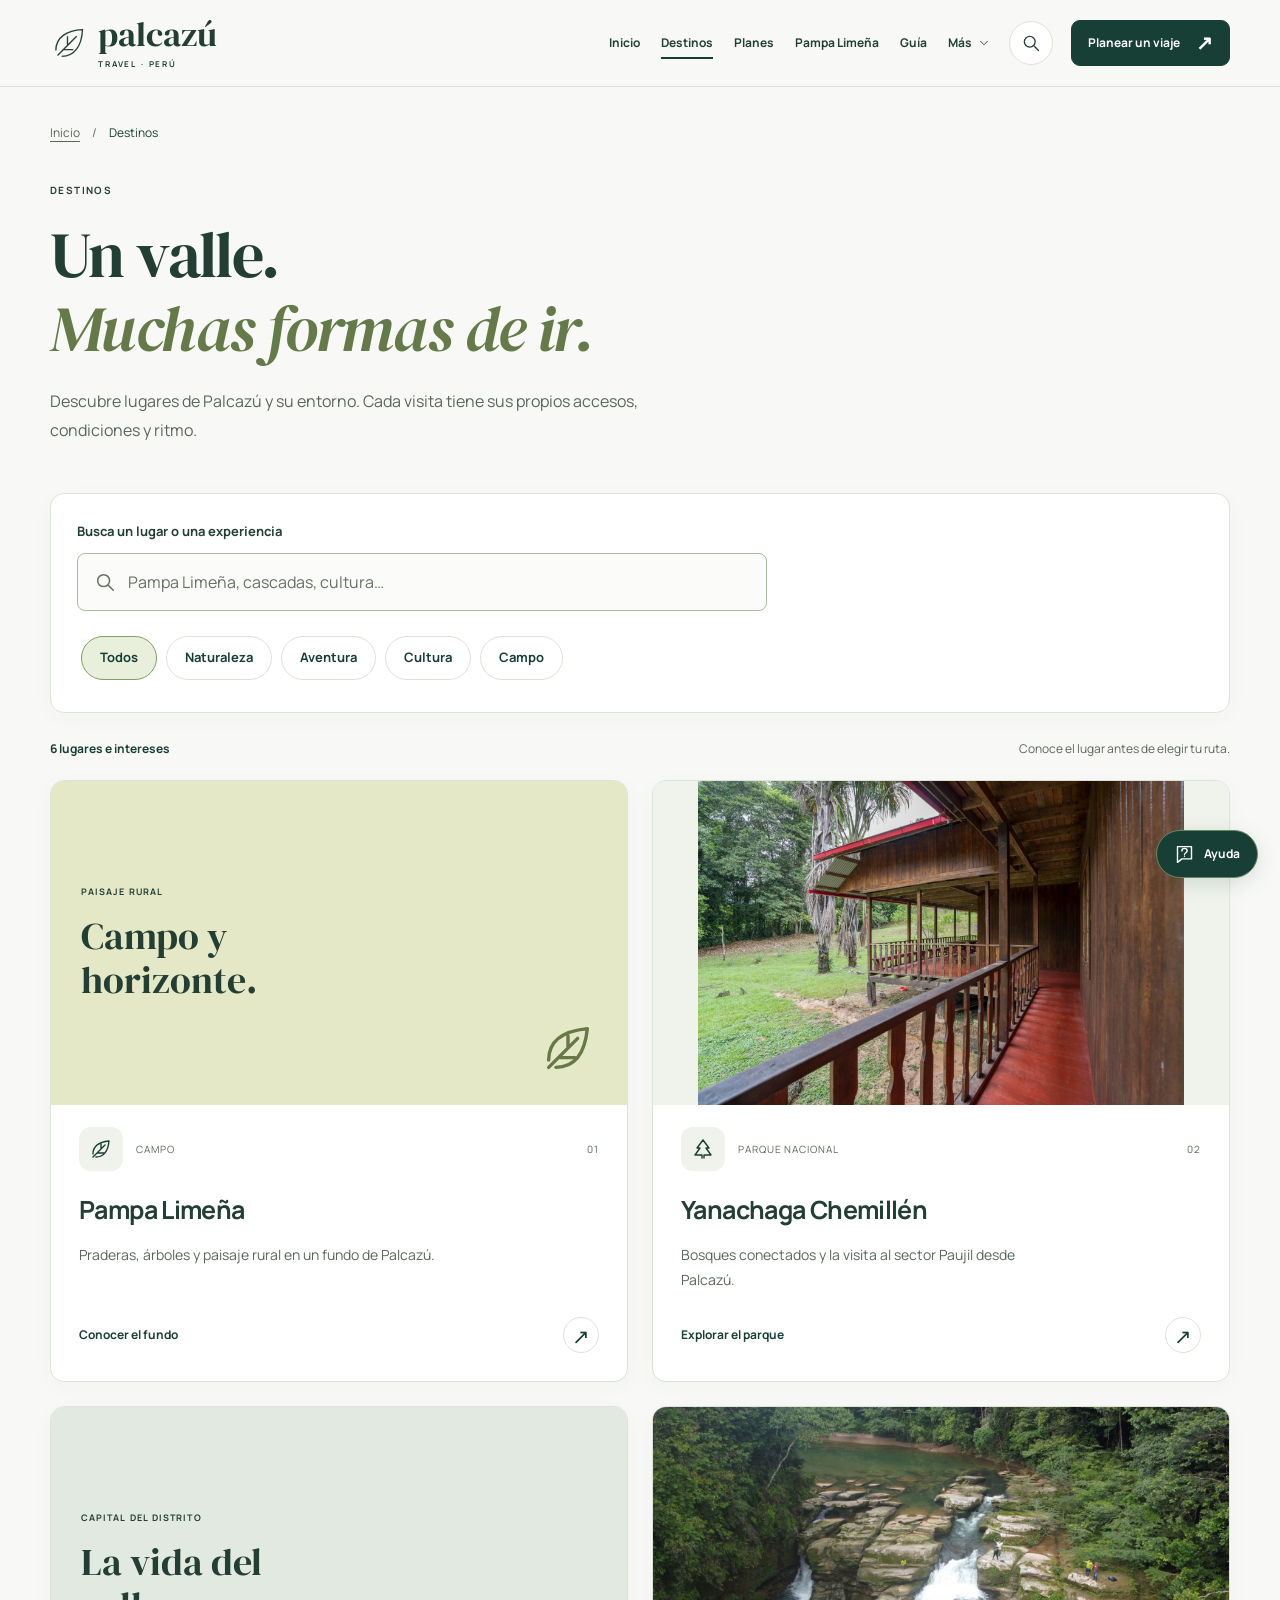
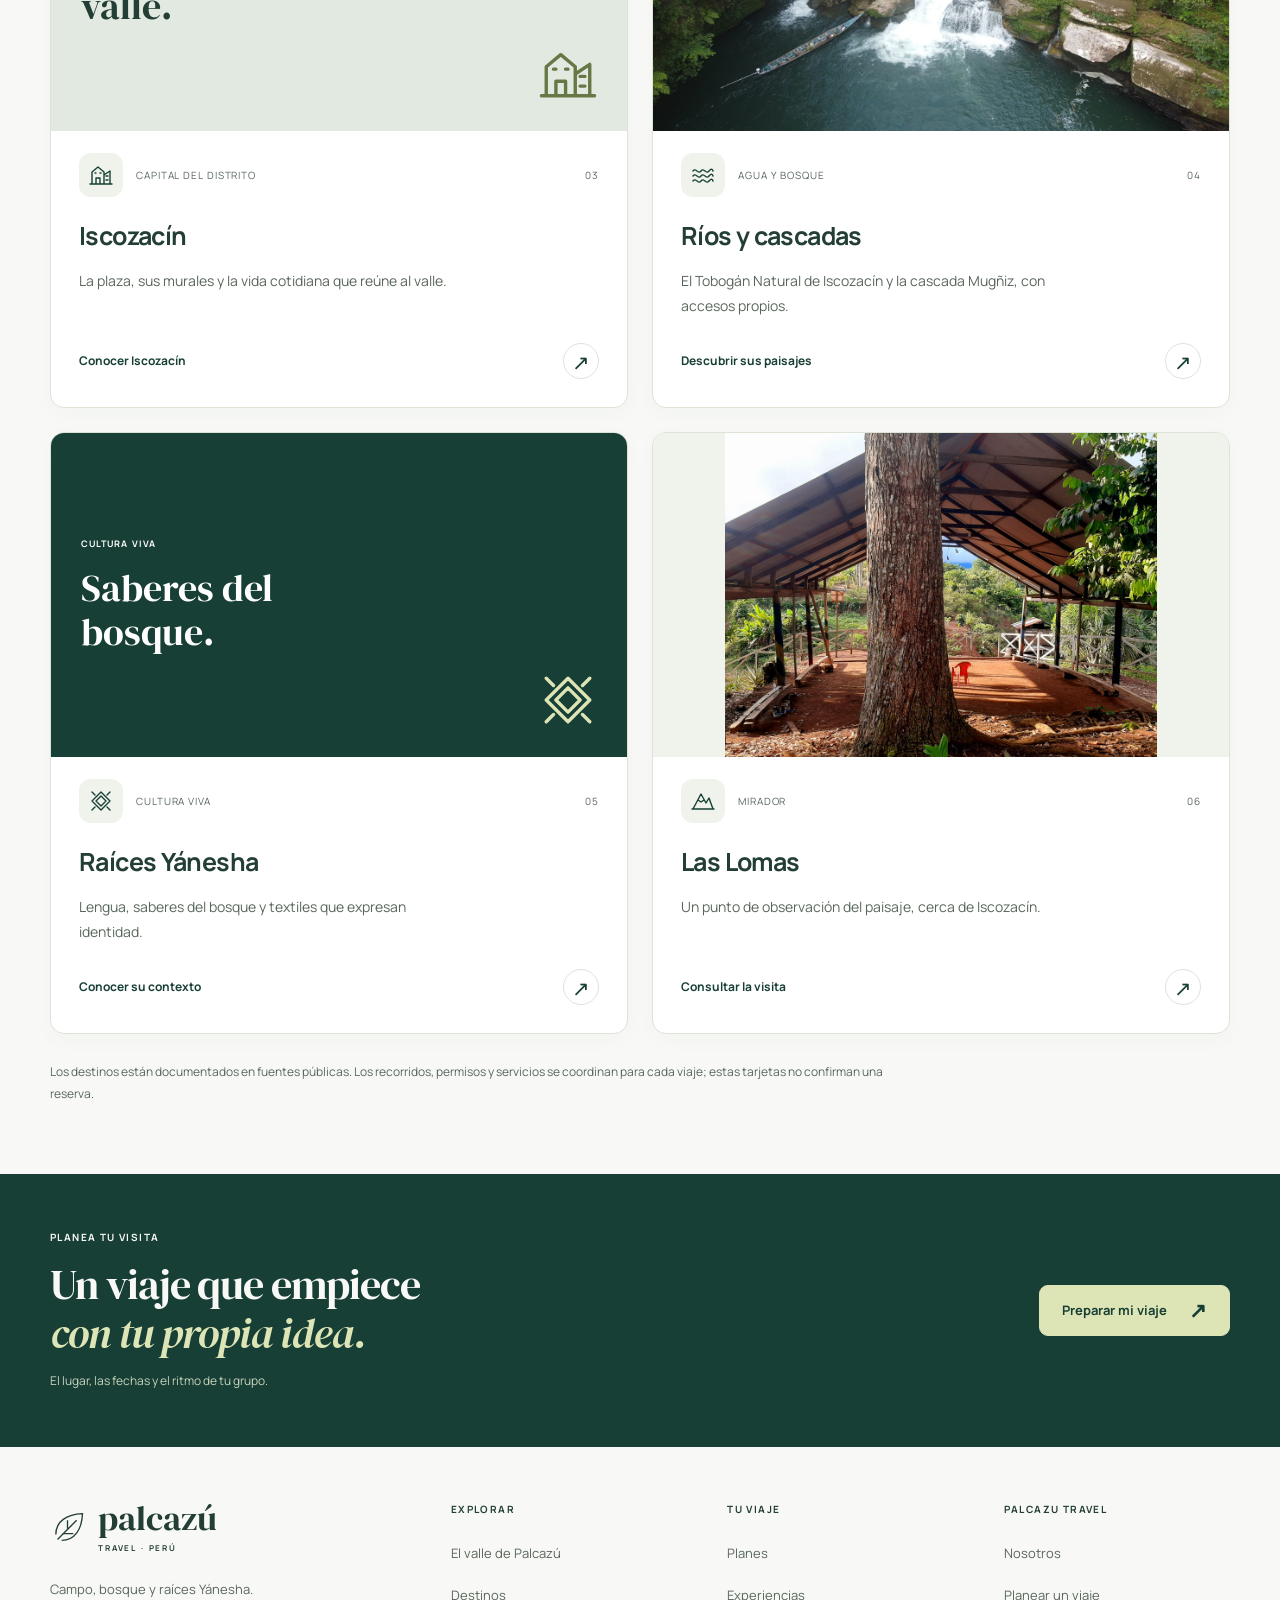
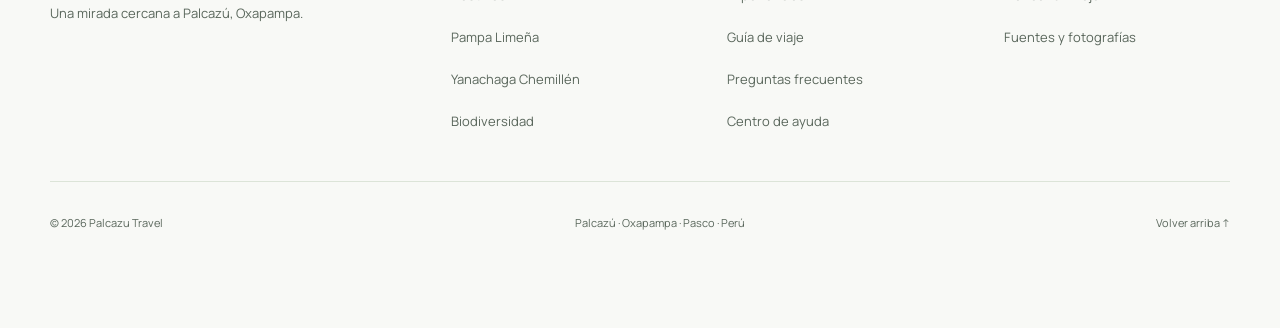
<file: destinos.html>
<!doctype html>
<html lang="es">
<head>
<meta charset="utf-8">
<meta name="viewport" content="width=device-width, initial-scale=1">
<meta name="theme-color" content="#173f35">
<meta name="description" content="Pampa Limeña, Yanachaga Chemillén, Iscozacín, cascadas, cultura Yánesha y miradores de Palcazú.">
<title>Destinos de Palcazú | Palcazu Travel</title>
<link rel="icon" href="assets/favicon.svg" type="image/svg+xml">
<link rel="stylesheet" href="assets/fonts.css">
<link rel="stylesheet" href="styles.css?v=20261010b">
<link rel="stylesheet" href="interface.css?v=20261010b">
<script src="script.js?v=20261010b" defer></script>
<script src="guide-data.js?v=20261010b" defer></script>
<script src="help.js?v=20261010b" defer></script>
<noscript><style>@media(max-width:1000px){.header{position:static}.nav{height:auto;flex-wrap:wrap;padding-block:18px}.navigation{display:flex;flex-wrap:wrap;gap:8px 20px;position:static;width:100%;max-height:none;box-shadow:none;padding:12px 0 0}.navigation>a{font-size:13px}.navigation .mobile-contact{display:none}.mobile-explore{width:100%}.menu{display:none}.nav-button{margin-left:auto}}</style></noscript>
</head>
<body id="top">
<a class="skip" href="#contenido">Ir al contenido</a><header class="header"><div class="shell nav">
<a class="brand" href="index.html" aria-label="Palcazu Travel, inicio"><svg viewBox="0 0 48 48" fill="none" aria-hidden="true"><path d="M7 33C7 17 20 9 39 8c-1 19-9 32-25 32" stroke="currentColor" stroke-width="1.6"></path><path d="M9 39 32 16M15 32h13M21 26V16" stroke="currentColor" stroke-width="1.6"></path></svg><span>palcazú<span class="brand-small">TRAVEL · PERÚ</span></span></a><nav id="navigation" class="navigation" aria-label="Navegación principal"><a href="index.html">Inicio</a><a href="destinos.html" aria-current="page">Destinos</a><a href="planes.html">Planes</a><a href="pampa-limena.html">Pampa Limeña</a><a href="guia.html">Guía</a><a class="mobile-contact" href="contacto.html">Planear un viaje ↗</a><details class="explore-menu"><summary>Más <svg viewBox="0 0 24 24" fill="none" stroke="currentColor" stroke-width="1.6" stroke-linecap="round" stroke-linejoin="round" aria-hidden="true"><path d="m6 9 6 6 6-6"></path></svg></summary><div class="explore-panel"><span class="eyebrow">EXPLORAR PALCAZÚ</span><a href="palcazu.html">El valle de Palcazú</a><a href="yanachaga.html">Yanachaga Chemillén</a><a href="biodiversidad.html">Biodiversidad</a><a href="experiencias.html">Experiencias</a><a href="nosotros.html">Nosotros</a><a href="preguntas.html">Preguntas frecuentes</a><a href="ayuda.html">Centro de ayuda</a></div></details></nav><a class="header-search" href="ayuda.html#mapa" data-open-search aria-label="Buscar en toda la web"><svg viewBox="0 0 24 24" fill="none" stroke="currentColor" stroke-width="1.6" stroke-linecap="round" stroke-linejoin="round" aria-hidden="true"><circle cx="10.5" cy="10.5" r="6.5"></circle><path d="m16 16 5 5"></path></svg></a><a class="nav-button" href="contacto.html"><span class="nav-label">Planear un viaje</span><span class="nav-label-short">Mi viaje</span><span class="nav-arrow" aria-hidden="true">↗</span></a><button class="menu" aria-label="Abrir menú" aria-controls="navigation" aria-expanded="false"><span></span><span></span></button>
</div></header><main id="contenido"><section class="page-intro shell"><nav class="crumb" aria-label="Migas de pan"><a href="index.html">Inicio</a><span aria-hidden="true">/</span><span aria-current="page">Destinos</span></nav>
<div class="intro-title reveal">
<span class="eyebrow">Destinos</span><h1>Un valle.<br><em>Muchas formas de ir.</em>
</h1>
<p>Descubre lugares de Palcazú y su entorno. Cada visita tiene sus propios accesos, condiciones y ritmo.</p>
</div></section><section class="shell catalog"><div class="catalog-tools" id="catalog-tools" hidden>
  <div class="catalog-search"><label for="destination-search">Busca un lugar o una experiencia</label><div class="search-input"><svg viewBox="0 0 24 24" fill="none" aria-hidden="true"><circle cx="10.5" cy="10.5" r="6.5" stroke="currentColor" stroke-width="1.7"></circle><path d="m16 16 5 5" stroke="currentColor" stroke-width="1.7" stroke-linecap="round"></path></svg><input id="destination-search" type="search" placeholder="Pampa Limeña, cascadas, cultura…" autocomplete="off" maxlength="100" aria-controls="destination-list"><button id="clear-search" type="button" aria-label="Borrar la búsqueda" hidden>×</button></div></div>
  <div class="filters" aria-label="Filtrar destinos e intereses"><button type="button" data-filter="all" aria-pressed="true">Todos</button><button type="button" data-filter="naturaleza" aria-pressed="false">Naturaleza</button><button type="button" data-filter="aventura" aria-pressed="false">Aventura</button><button type="button" data-filter="cultura" aria-pressed="false">Cultura</button><button type="button" data-filter="campo" aria-pressed="false">Campo</button></div>
  </div><div class="catalog-status"><span id="filter-count" role="status" aria-live="polite" aria-atomic="true">6 lugares e intereses</span><span>Conoce el lugar antes de elegir tu ruta.</span></div><div class="destinations" id="destination-list">
<article class="destination reveal" data-category="campo naturaleza" data-search="fundo praderas rural"><div class="destination-art field" aria-hidden="true"><span>PAISAJE RURAL</span><strong>Campo y horizonte.</strong><svg viewBox="0 0 24 24" fill="none" stroke="currentColor" stroke-width="1.4" stroke-linecap="round" stroke-linejoin="round"><path d="M4 17c0-8 6-12 16-13-1 10-5 16-13 16M4 20 16 8M8 16h7M12 12V7"></path></svg></div><div class="destination-meta">
<span class="destination-icon" aria-hidden="true"><svg viewBox="0 0 24 24" fill="none" stroke="currentColor" stroke-width="1.4" stroke-linecap="round" stroke-linejoin="round"><path d="M4 17c0-8 6-12 16-13-1 10-5 16-13 16M4 20 16 8M8 16h7M12 12V7"></path></svg></span><span>CAMPO</span><span>01</span>
</div>
<h3><a href="pampa-limena.html">Pampa Limeña</a></h3>
<p>Praderas, árboles y paisaje rural en un fundo de Palcazú.</p>
<div class="destination-end">
<span>Conocer el fundo</span><b aria-hidden="true">↗</b>
</div></article><article class="destination reveal" data-category="naturaleza aventura" data-search="paujil parque bosque aves"><div class="destination-photo"><img src="assets/paujil-02.jpg" alt="Galería de madera del puesto de control Paujil, rodeada de bosque" width="1600" height="1066" loading="lazy" decoding="async"></div><div class="destination-meta">
<span class="destination-icon" aria-hidden="true"><svg viewBox="0 0 24 24" fill="none" stroke="currentColor" stroke-width="1.4" stroke-linecap="round" stroke-linejoin="round"><path d="m12 3-6 8h3l-5 7h7v3m1-18 6 8h-3l5 7h-7v3"></path></svg></span><span>PARQUE NACIONAL</span><span>02</span>
</div>
<h3><a href="yanachaga.html">Yanachaga Chemillén</a></h3>
<p>Bosques conectados y la visita al sector Paujil desde Palcazú.</p>
<div class="destination-end">
<span>Explorar el parque</span><b aria-hidden="true">↗</b>
</div></article><article class="destination reveal" data-category="cultura" data-search="plaza capital murales"><div class="destination-art town" aria-hidden="true"><span>CAPITAL DEL DISTRITO</span><strong>La vida del valle.</strong><svg viewBox="0 0 24 24" fill="none" stroke="currentColor" stroke-width="1.4" stroke-linecap="round" stroke-linejoin="round"><path d="M3 21V9l6-5 6 5v12M15 21V12l6-4v13M1 21h22M7 21v-6h4v6M6 10h1m4 0h1m5 3h2m-2 4h2"></path></svg></div><div class="destination-meta">
<span class="destination-icon" aria-hidden="true"><svg viewBox="0 0 24 24" fill="none" stroke="currentColor" stroke-width="1.4" stroke-linecap="round" stroke-linejoin="round"><path d="M3 21V9l6-5 6 5v12M15 21V12l6-4v13M1 21h22M7 21v-6h4v6M6 10h1m4 0h1m5 3h2m-2 4h2"></path></svg></span><span>CAPITAL DEL DISTRITO</span><span>03</span>
</div>
<h3><a href="palcazu.html#iscozacin">Iscozacín</a></h3>
<p>La plaza, sus murales y la vida cotidiana que reúne al valle.</p>
<div class="destination-end">
<span>Conocer Iscozacín</span><b aria-hidden="true">↗</b>
</div></article><article class="destination reveal" data-category="naturaleza aventura" data-search="tobogan mugniz agua rio quebrada"><div class="destination-photo"><img src="assets/mugniz-cascada.jpg" alt="Cascada Mugñiz, en Playa Caliente, Palcazú" width="1600" height="900" loading="lazy" decoding="async"></div><div class="destination-meta">
<span class="destination-icon" aria-hidden="true"><svg viewBox="0 0 24 24" fill="none" stroke="currentColor" stroke-width="1.4" stroke-linecap="round" stroke-linejoin="round"><path d="M2 8c3-4 5 4 8 0s5 4 8 0 4 0 4 0M2 13c3-4 5 4 8 0s5 4 8 0 4 0 4 0M2 18c3-4 5 4 8 0s5 4 8 0 4 0 4 0"></path></svg></span><span>AGUA Y BOSQUE</span><span>04</span>
</div>
<h3><a href="palcazu.html#agua">Ríos y cascadas</a></h3>
<p>El Tobogán Natural de Iscozacín y la cascada Mugñiz, con accesos propios.</p>
<div class="destination-end">
<span>Descubrir sus paisajes</span><b aria-hidden="true">↗</b>
</div></article><article class="destination reveal" data-category="cultura" data-search="yanesha lengua textiles comunidad"><div class="destination-art culture" aria-hidden="true"><span>CULTURA VIVA</span><strong>Saberes del bosque.</strong><svg viewBox="0 0 24 24" fill="none" stroke="currentColor" stroke-width="1.4" stroke-linecap="round" stroke-linejoin="round"><path d="m12 3 9 9-9 9-9-9 9-9Zm0 4 5 5-5 5-5-5 5-5ZM3 3l3 3m12 12 3 3M3 21l3-3M18 6l3-3"></path></svg></div><div class="destination-meta">
<span class="destination-icon" aria-hidden="true"><svg viewBox="0 0 24 24" fill="none" stroke="currentColor" stroke-width="1.4" stroke-linecap="round" stroke-linejoin="round"><path d="m12 3 9 9-9 9-9-9 9-9Zm0 4 5 5-5 5-5-5 5-5ZM3 3l3 3m12 12 3 3M3 21l3-3M18 6l3-3"></path></svg></span><span>CULTURA VIVA</span><span>05</span>
</div>
<h3><a href="palcazu.html#yanesha">Raíces Yánesha</a></h3>
<p>Lengua, saberes del bosque y textiles que expresan identidad.</p>
<div class="destination-end">
<span>Conocer su contexto</span><b aria-hidden="true">↗</b>
</div></article><article class="destination reveal" data-category="naturaleza" data-search="mirador montanas vista"><div class="destination-photo"><img src="assets/lomas-02.jpg" alt="Estructura de madera del mirador turístico Las Lomas, en Iscozacín" width="4000" height="3000" loading="lazy" decoding="async"></div><div class="destination-meta">
<span class="destination-icon" aria-hidden="true"><svg viewBox="0 0 24 24" fill="none" stroke="currentColor" stroke-width="1.4" stroke-linecap="round" stroke-linejoin="round"><path d="m2 20 8-15 5 9 3-5 4 11H2Zm5-9 3 2 3-2M1 20h22"></path></svg></span><span>MIRADOR</span><span>06</span>
</div>
<h3><a href="palcazu.html#mirador">Las Lomas</a></h3>
<p>Un punto de observación del paisaje, cerca de Iscozacín.</p>
<div class="destination-end">
<span>Consultar la visita</span><b aria-hidden="true">↗</b>
</div></article>
</div>
<div class="catalog-empty" id="catalog-empty" hidden><span class="empty-symbol" aria-hidden="true">⌕</span><h2>No encontramos ese lugar.</h2><p>Prueba con otra palabra o vuelve a ver todos los destinos.</p><button class="button secondary" id="reset-catalog" type="button">Ver todos los lugares <span aria-hidden="true">↗</span></button></div><p class="catalog-note">Los destinos están documentados en fuentes públicas. Los recorridos, permisos y servicios se coordinan para cada viaje; estas tarjetas no confirman una reserva.</p></section><section class="journey"><div class="shell journey-inner reveal">
<div>
<span class="eyebrow">PLANEA TU VISITA</span><h2>Un viaje que empiece<br><em>con tu propia idea.</em>
</h2>
<span class="journey-note">El lugar, las fechas y el ritmo de tu grupo.</span>
</div>
<a class="button light" href="contacto.html">Preparar mi viaje <span aria-hidden="true">↗</span></a>
</div></section></main><footer class="footer"><div class="shell">
<div class="footer-grid">
<div class="footer-brand">
<a class="brand" href="index.html" aria-label="Palcazu Travel, inicio"><svg viewBox="0 0 48 48" fill="none" aria-hidden="true"><path d="M7 33C7 17 20 9 39 8c-1 19-9 32-25 32" stroke="currentColor" stroke-width="1.6"></path><path d="M9 39 32 16M15 32h13M21 26V16" stroke="currentColor" stroke-width="1.6"></path></svg><span>palcazú<span class="brand-small">TRAVEL · PERÚ</span></span></a><p>Campo, bosque y raíces Yánesha.<br>Una mirada cercana a Palcazú, Oxapampa.</p>
</div>
<div class="footer-group">
<span class="eyebrow">EXPLORAR</span><nav aria-label="Explorar Palcazú"><a href="palcazu.html">El valle de Palcazú</a><a href="destinos.html">Destinos</a><a href="pampa-limena.html">Pampa Limeña</a><a href="yanachaga.html">Yanachaga Chemillén</a><a href="biodiversidad.html">Biodiversidad</a></nav>
</div>
<div class="footer-group">
<span class="eyebrow">TU VIAJE</span><nav aria-label="Organizar el viaje"><a href="planes.html">Planes</a><a href="experiencias.html">Experiencias</a><a href="guia.html">Guía de viaje</a><a href="preguntas.html">Preguntas frecuentes</a><a href="ayuda.html">Centro de ayuda</a></nav>
</div>
<div class="footer-group">
<span class="eyebrow">PALCAZU TRAVEL</span><nav aria-label="Sobre Palcazu Travel"><a href="nosotros.html">Nosotros</a><a href="contacto.html">Planear un viaje</a><a href="fuentes.html">Fuentes y fotografías</a></nav>
</div>
</div>
<div class="footer-bottom">
<span>© <span data-year>2026</span> Palcazu Travel</span><span>Palcazú · Oxapampa · Pasco · Perú</span><a href="#top">Volver arriba ↑</a>
</div>
</div></footer><div class="scroll-progress" aria-hidden="true"></div>
<a class="floating-help" href="ayuda.html" data-open-help aria-label="Abrir ayuda para tu viaje"><svg viewBox="0 0 24 24" fill="none" stroke="currentColor" stroke-width="1.6" stroke-linecap="round" stroke-linejoin="round" aria-hidden="true"><path d="M4 3h16v14H9l-5 4V3Z"></path><path d="M9 8a3 3 0 0 1 6 0c0 2-3 2-3 4m0 2h.01"></path></svg><span>Ayuda</span></a>
<dialog id="site-search-dialog" class="utility-dialog search-dialog" aria-labelledby="site-search-title">
<div class="utility-heading"><div><span class="eyebrow">ENCUENTRA LO QUE BUSCAS</span><h2 id="site-search-title">Todo Palcazú, a mano.</h2></div><button class="utility-close" type="button" data-close-utility aria-label="Cerrar búsqueda">×</button></div>
<label class="sr-only" for="site-search-input">Buscar en toda la web</label><div class="search-input"><svg viewBox="0 0 24 24" fill="none" stroke="currentColor" stroke-width="1.6" stroke-linecap="round" stroke-linejoin="round" aria-hidden="true"><circle cx="10.5" cy="10.5" r="6.5"></circle><path d="m16 16 5 5"></path></svg><input id="site-search-input" type="search" placeholder="Un lugar, un plan, una pregunta…" autocomplete="off" maxlength="100"><button id="site-search-clear" type="button" aria-label="Borrar búsqueda" hidden>×</button></div>
<p id="site-search-status" class="utility-status" role="status" aria-live="polite"></p><div id="site-search-results" class="site-search-results"></div>
<div id="site-search-empty" class="search-empty" hidden><h3>Prueba con otra palabra.</h3><p>Busca “Pampa”, “qué llevar”, “cascadas” o explora las secciones.</p><a class="text-link" href="ayuda.html#mapa">Ver todas las secciones ↗</a></div>
</dialog>
<dialog id="travel-help-dialog" class="utility-dialog help-dialog" aria-labelledby="travel-help-title">
<div class="utility-heading"><div><span class="eyebrow">PALCAZU TRAVEL</span><h2 id="travel-help-title">Ayuda para tu viaje</h2></div><button class="utility-close" type="button" data-close-utility aria-label="Cerrar ayuda">×</button></div>
<div class="help-tabs" role="tablist" aria-label="Tipo de ayuda"><button id="quick-guide-tab" type="button" role="tab" aria-selected="true" aria-controls="quick-guide-panel">Guía rápida</button><button id="ai-assistant-tab" type="button" role="tab" tabindex="-1" aria-selected="false" aria-controls="ai-assistant-panel">Asistente IA</button></div>
<section id="quick-guide-panel" role="tabpanel" aria-labelledby="quick-guide-tab"><p class="help-intro">Respuestas de nuestra guía, con enlaces para seguir explorando.</p><form id="help-guide-form"><label for="help-guide-input">¿Qué necesitas saber?</label><div class="guide-search-row"><input id="help-guide-input" type="search" placeholder="Pampa Limeña, precios, qué llevar…" maxlength="150" autocomplete="off"><button class="button" type="submit">Buscar</button></div></form>
<div class="help-topics" aria-label="Temas frecuentes"><button type="button" data-guide-topic="pampa">Pampa Limeña</button><button type="button" data-guide-topic="paujil">Visitar el parque</button><button type="button" data-guide-topic="clima">Cuándo viajar</button><button type="button" data-guide-topic="equipaje">Qué llevar</button><button type="button" data-guide-topic="precios">Precios y consulta</button></div>
<p id="help-guide-status" class="utility-status" role="status" aria-live="polite"></p><div id="help-guide-results" class="guide-results"></div></section>
<section id="ai-assistant-panel" role="tabpanel" aria-labelledby="ai-assistant-tab" hidden><p id="assistant-availability" class="assistant-availability" role="status">Comprobando disponibilidad…</p>
<div id="assistant-unavailable" class="assistant-unavailable" hidden><span class="assistant-symbol" aria-hidden="true"><svg viewBox="0 0 24 24" fill="none" stroke="currentColor" stroke-width="1.6" stroke-linecap="round" stroke-linejoin="round" aria-hidden="true"><path d="M4 3h16v14H9l-5 4V3Z"></path><path d="M9 8a3 3 0 0 1 6 0c0 2-3 2-3 4m0 2h.01"></path></svg></span><h3>La guía sigue a tu lado.</h3><p>El chat de IA todavía no está habilitado. Puedes encontrar respuestas sobre el valle, el parque y cómo preparar tu visita en la guía rápida.</p><button class="button secondary" type="button" id="back-to-guide">Consultar la guía</button></div>
<div id="assistant-connected" hidden><p class="assistant-privacy">Tus preguntas se procesan con un servicio de IA. Evita incluir datos personales y confirma las condiciones de tu viaje.</p>
<div class="chat-toolbar"><span>Conversación actual</span><button type="button" class="text-link" id="assistant-reset">Empezar de nuevo</button></div><div id="assistant-messages" class="assistant-messages" role="log" aria-label="Conversación con el asistente" aria-live="polite" aria-relevant="additions"></div>
<p id="assistant-status" class="utility-status" role="status" aria-live="polite"></p><button id="assistant-retry" class="text-link" type="button" hidden>Reintentar respuesta ↗</button>
<form id="assistant-form"><label for="assistant-input">Tu pregunta</label><textarea id="assistant-input" rows="2" maxlength="1000" placeholder="Quiero conocer Palcazú. ¿Por dónde empiezo?" required></textarea><div class="assistant-actions"><small>Hasta 1.000 caracteres.</small><button id="assistant-stop" class="button secondary" type="button" hidden>Detener</button><button id="assistant-send" class="button" type="submit">Enviar <span aria-hidden="true">↑</span></button></div></form></div></section>
<div class="help-bottom"><a href="ayuda.html">Centro de ayuda ↗</a><a href="contacto.html">Preparar mi viaje ↗</a></div></dialog>
</body>
</html>
</file>
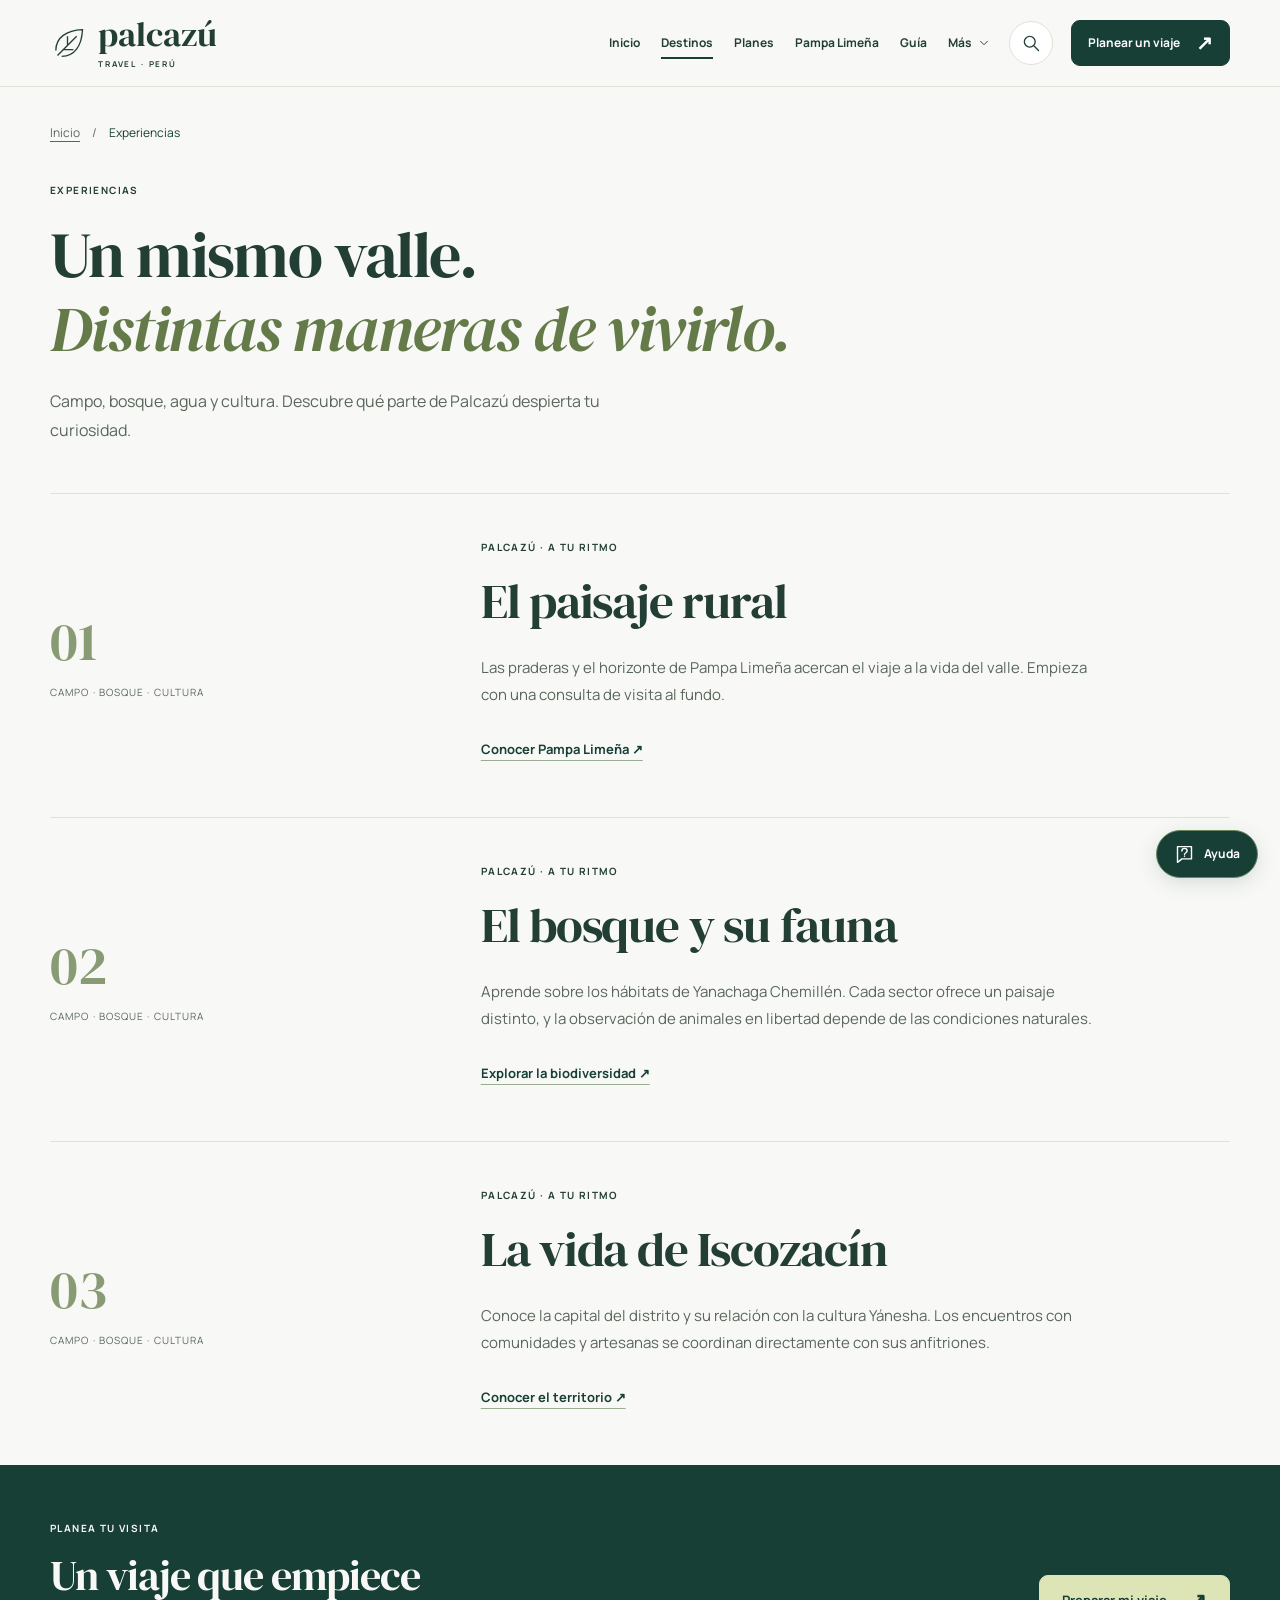
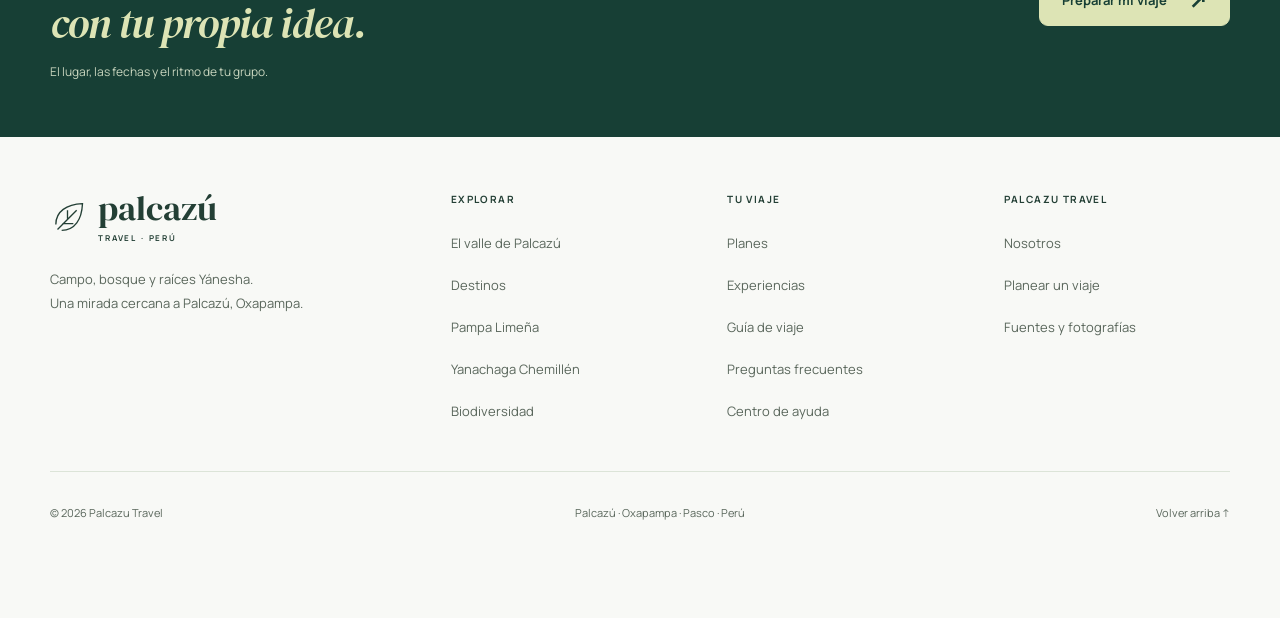
<file: experiencias.html>
<!doctype html>
<html lang="es">
<head>
<meta charset="utf-8">
<meta name="viewport" content="width=device-width, initial-scale=1">
<meta name="theme-color" content="#173f35">
<meta name="description" content="Campo, biodiversidad y cultura viva: encuentra tu manera de descubrir Palcazú.">
<title>Experiencias en Palcazú | Palcazu Travel</title>
<link rel="icon" href="assets/favicon.svg" type="image/svg+xml">
<link rel="stylesheet" href="assets/fonts.css">
<link rel="stylesheet" href="styles.css?v=20261010b">
<link rel="stylesheet" href="interface.css?v=20261010b">
<script src="script.js?v=20261010b" defer></script>
<script src="guide-data.js?v=20261010b" defer></script>
<script src="help.js?v=20261010b" defer></script>
<noscript><style>@media(max-width:1000px){.header{position:static}.nav{height:auto;flex-wrap:wrap;padding-block:18px}.navigation{display:flex;flex-wrap:wrap;gap:8px 20px;position:static;width:100%;max-height:none;box-shadow:none;padding:12px 0 0}.navigation>a{font-size:13px}.navigation .mobile-contact{display:none}.mobile-explore{width:100%}.menu{display:none}.nav-button{margin-left:auto}}</style></noscript>
</head>
<body id="top">
<a class="skip" href="#contenido">Ir al contenido</a><header class="header"><div class="shell nav">
<a class="brand" href="index.html" aria-label="Palcazu Travel, inicio"><svg viewBox="0 0 48 48" fill="none" aria-hidden="true"><path d="M7 33C7 17 20 9 39 8c-1 19-9 32-25 32" stroke="currentColor" stroke-width="1.6"></path><path d="M9 39 32 16M15 32h13M21 26V16" stroke="currentColor" stroke-width="1.6"></path></svg><span>palcazú<span class="brand-small">TRAVEL · PERÚ</span></span></a><nav id="navigation" class="navigation" aria-label="Navegación principal"><a href="index.html">Inicio</a><a href="destinos.html" class="section-current">Destinos</a><a href="planes.html">Planes</a><a href="pampa-limena.html">Pampa Limeña</a><a href="guia.html">Guía</a><a class="mobile-contact" href="contacto.html">Planear un viaje ↗</a><details class="explore-menu"><summary>Más <svg viewBox="0 0 24 24" fill="none" stroke="currentColor" stroke-width="1.6" stroke-linecap="round" stroke-linejoin="round" aria-hidden="true"><path d="m6 9 6 6 6-6"/></svg></summary><div class="explore-panel"><span class="eyebrow">EXPLORAR PALCAZÚ</span><a href="palcazu.html">El valle de Palcazú</a><a href="yanachaga.html">Yanachaga Chemillén</a><a href="biodiversidad.html">Biodiversidad</a><a href="experiencias.html">Experiencias</a><a href="nosotros.html">Nosotros</a><a href="preguntas.html">Preguntas frecuentes</a><a href="ayuda.html">Centro de ayuda</a></div></details></nav><a class="header-search" href="ayuda.html#mapa" data-open-search aria-label="Buscar en toda la web"><svg viewBox="0 0 24 24" fill="none" stroke="currentColor" stroke-width="1.6" stroke-linecap="round" stroke-linejoin="round" aria-hidden="true"><circle cx="10.5" cy="10.5" r="6.5"/><path d="m16 16 5 5"/></svg></a><a class="nav-button" href="contacto.html"><span class="nav-label">Planear un viaje</span><span class="nav-label-short">Mi viaje</span><span class="nav-arrow" aria-hidden="true">↗</span></a><button class="menu" aria-label="Abrir menú" aria-controls="navigation" aria-expanded="false"><span></span><span></span></button>
</div></header><main id="contenido"><section class="page-intro shell"><nav class="crumb" aria-label="Migas de pan"><a href="index.html">Inicio</a><span aria-hidden="true">/</span><span aria-current="page">Experiencias</span></nav>
<div class="intro-title reveal">
<span class="eyebrow">Experiencias</span><h1>Un mismo valle.<br><em>Distintas maneras de vivirlo.</em>
</h1>
<p>Campo, bosque, agua y cultura. Descubre qué parte de Palcazú despierta tu curiosidad.</p>
</div></section><section class="shell experience-detail reveal"><div class="experience-mark" aria-hidden="true">01<small>CAMPO · BOSQUE · CULTURA</small>
</div>
<div>
<span class="eyebrow">PALCAZÚ · A TU RITMO</span><h2>El paisaje rural</h2>
<p>Las praderas y el horizonte de Pampa Limeña acercan el viaje a la vida del valle. Empieza con una consulta de visita al fundo.</p>
<a class="text-link" href="pampa-limena.html">Conocer Pampa Limeña ↗</a>
</div></section><section class="shell experience-detail reveal"><div class="experience-mark" aria-hidden="true">02<small>CAMPO · BOSQUE · CULTURA</small>
</div>
<div>
<span class="eyebrow">PALCAZÚ · A TU RITMO</span><h2>El bosque y su fauna</h2>
<p>Aprende sobre los hábitats de Yanachaga Chemillén. Cada sector ofrece un paisaje distinto, y la observación de animales en libertad depende de las condiciones naturales.</p>
<a class="text-link" href="biodiversidad.html">Explorar la biodiversidad ↗</a>
</div></section><section class="shell experience-detail reveal"><div class="experience-mark" aria-hidden="true">03<small>CAMPO · BOSQUE · CULTURA</small>
</div>
<div>
<span class="eyebrow">PALCAZÚ · A TU RITMO</span><h2>La vida de Iscozacín</h2>
<p>Conoce la capital del distrito y su relación con la cultura Yánesha. Los encuentros con comunidades y artesanas se coordinan directamente con sus anfitriones.</p>
<a class="text-link" href="palcazu.html#yanesha">Conocer el territorio ↗</a>
</div></section><section class="journey"><div class="shell journey-inner reveal">
<div>
<span class="eyebrow">PLANEA TU VISITA</span><h2>Un viaje que empiece<br><em>con tu propia idea.</em>
</h2>
<span class="journey-note">El lugar, las fechas y el ritmo de tu grupo.</span>
</div>
<a class="button light" href="contacto.html">Preparar mi viaje <span aria-hidden="true">↗</span></a>
</div></section></main><footer class="footer"><div class="shell">
<div class="footer-grid">
<div class="footer-brand">
<a class="brand" href="index.html" aria-label="Palcazu Travel, inicio"><svg viewBox="0 0 48 48" fill="none" aria-hidden="true"><path d="M7 33C7 17 20 9 39 8c-1 19-9 32-25 32" stroke="currentColor" stroke-width="1.6"></path><path d="M9 39 32 16M15 32h13M21 26V16" stroke="currentColor" stroke-width="1.6"></path></svg><span>palcazú<span class="brand-small">TRAVEL · PERÚ</span></span></a><p>Campo, bosque y raíces Yánesha.<br>Una mirada cercana a Palcazú, Oxapampa.</p>
</div>
<div class="footer-group">
<span class="eyebrow">EXPLORAR</span><nav aria-label="Explorar Palcazú"><a href="palcazu.html">El valle de Palcazú</a><a href="destinos.html">Destinos</a><a href="pampa-limena.html">Pampa Limeña</a><a href="yanachaga.html">Yanachaga Chemillén</a><a href="biodiversidad.html">Biodiversidad</a></nav>
</div>
<div class="footer-group">
<span class="eyebrow">TU VIAJE</span><nav aria-label="Organizar el viaje"><a href="planes.html">Planes</a><a href="experiencias.html">Experiencias</a><a href="guia.html">Guía de viaje</a><a href="preguntas.html">Preguntas frecuentes</a><a href="ayuda.html">Centro de ayuda</a></nav>
</div>
<div class="footer-group">
<span class="eyebrow">PALCAZU TRAVEL</span><nav aria-label="Sobre Palcazu Travel"><a href="nosotros.html">Nosotros</a><a href="contacto.html">Planear un viaje</a><a href="fuentes.html">Fuentes y fotografías</a></nav>
</div>
</div>
<div class="footer-bottom">
<span>© <span data-year>2026</span> Palcazu Travel</span><span>Palcazú · Oxapampa · Pasco · Perú</span><a href="#top">Volver arriba ↑</a>
</div>
</div></footer><div class="scroll-progress" aria-hidden="true"></div>
<a class="floating-help" href="ayuda.html" data-open-help aria-label="Abrir ayuda para tu viaje"><svg viewBox="0 0 24 24" fill="none" stroke="currentColor" stroke-width="1.6" stroke-linecap="round" stroke-linejoin="round" aria-hidden="true"><path d="M4 3h16v14H9l-5 4V3Z"/><path d="M9 8a3 3 0 0 1 6 0c0 2-3 2-3 4m0 2h.01"/></svg><span>Ayuda</span></a>
<dialog id="site-search-dialog" class="utility-dialog search-dialog" aria-labelledby="site-search-title">
<div class="utility-heading"><div><span class="eyebrow">ENCUENTRA LO QUE BUSCAS</span><h2 id="site-search-title">Todo Palcazú, a mano.</h2></div><button class="utility-close" type="button" data-close-utility aria-label="Cerrar búsqueda">×</button></div>
<label class="sr-only" for="site-search-input">Buscar en toda la web</label><div class="search-input"><svg viewBox="0 0 24 24" fill="none" stroke="currentColor" stroke-width="1.6" stroke-linecap="round" stroke-linejoin="round" aria-hidden="true"><circle cx="10.5" cy="10.5" r="6.5"/><path d="m16 16 5 5"/></svg><input id="site-search-input" type="search" placeholder="Un lugar, un plan, una pregunta…" autocomplete="off" maxlength="100"><button id="site-search-clear" type="button" aria-label="Borrar búsqueda" hidden>×</button></div>
<p id="site-search-status" class="utility-status" role="status" aria-live="polite"></p><div id="site-search-results" class="site-search-results"></div>
<div id="site-search-empty" class="search-empty" hidden><h3>Prueba con otra palabra.</h3><p>Busca “Pampa”, “qué llevar”, “cascadas” o explora las secciones.</p><a class="text-link" href="ayuda.html#mapa">Ver todas las secciones ↗</a></div>
</dialog>
<dialog id="travel-help-dialog" class="utility-dialog help-dialog" aria-labelledby="travel-help-title">
<div class="utility-heading"><div><span class="eyebrow">PALCAZU TRAVEL</span><h2 id="travel-help-title">Ayuda para tu viaje</h2></div><button class="utility-close" type="button" data-close-utility aria-label="Cerrar ayuda">×</button></div>
<div class="help-tabs" role="tablist" aria-label="Tipo de ayuda"><button id="quick-guide-tab" type="button" role="tab" aria-selected="true" aria-controls="quick-guide-panel">Guía rápida</button><button id="ai-assistant-tab" type="button" role="tab" tabindex="-1" aria-selected="false" aria-controls="ai-assistant-panel">Asistente IA</button></div>
<section id="quick-guide-panel" role="tabpanel" aria-labelledby="quick-guide-tab"><p class="help-intro">Respuestas de nuestra guía, con enlaces para seguir explorando.</p><form id="help-guide-form"><label for="help-guide-input">¿Qué necesitas saber?</label><div class="guide-search-row"><input id="help-guide-input" type="search" placeholder="Pampa Limeña, precios, qué llevar…" maxlength="150" autocomplete="off"><button class="button" type="submit">Buscar</button></div></form>
<div class="help-topics" aria-label="Temas frecuentes"><button type="button" data-guide-topic="pampa">Pampa Limeña</button><button type="button" data-guide-topic="paujil">Visitar el parque</button><button type="button" data-guide-topic="clima">Cuándo viajar</button><button type="button" data-guide-topic="equipaje">Qué llevar</button><button type="button" data-guide-topic="precios">Precios y consulta</button></div>
<p id="help-guide-status" class="utility-status" role="status" aria-live="polite"></p><div id="help-guide-results" class="guide-results"></div></section>
<section id="ai-assistant-panel" role="tabpanel" aria-labelledby="ai-assistant-tab" hidden><p id="assistant-availability" class="assistant-availability" role="status">Comprobando disponibilidad…</p>
<div id="assistant-unavailable" class="assistant-unavailable" hidden><span class="assistant-symbol" aria-hidden="true"><svg viewBox="0 0 24 24" fill="none" stroke="currentColor" stroke-width="1.6" stroke-linecap="round" stroke-linejoin="round" aria-hidden="true"><path d="M4 3h16v14H9l-5 4V3Z"/><path d="M9 8a3 3 0 0 1 6 0c0 2-3 2-3 4m0 2h.01"/></svg></span><h3>La guía sigue a tu lado.</h3><p>El chat de IA todavía no está habilitado. Puedes encontrar respuestas sobre el valle, el parque y cómo preparar tu visita en la guía rápida.</p><button class="button secondary" type="button" id="back-to-guide">Consultar la guía</button></div>
<div id="assistant-connected" hidden><p class="assistant-privacy">Tus preguntas se procesan con un servicio de IA. Evita incluir datos personales y confirma las condiciones de tu viaje.</p>
<div class="chat-toolbar"><span>Conversación actual</span><button type="button" class="text-link" id="assistant-reset">Empezar de nuevo</button></div><div id="assistant-messages" class="assistant-messages" role="log" aria-label="Conversación con el asistente" aria-live="polite" aria-relevant="additions"></div>
<p id="assistant-status" class="utility-status" role="status" aria-live="polite"></p><button id="assistant-retry" class="text-link" type="button" hidden>Reintentar respuesta ↗</button>
<form id="assistant-form"><label for="assistant-input">Tu pregunta</label><textarea id="assistant-input" rows="2" maxlength="1000" placeholder="Quiero conocer Palcazú. ¿Por dónde empiezo?" required></textarea><div class="assistant-actions"><small>Hasta 1.000 caracteres.</small><button id="assistant-stop" class="button secondary" type="button" hidden>Detener</button><button id="assistant-send" class="button" type="submit">Enviar <span aria-hidden="true">↑</span></button></div></form></div></section>
<div class="help-bottom"><a href="ayuda.html">Centro de ayuda ↗</a><a href="contacto.html">Preparar mi viaje ↗</a></div></dialog>
</body>
</html>
</file>
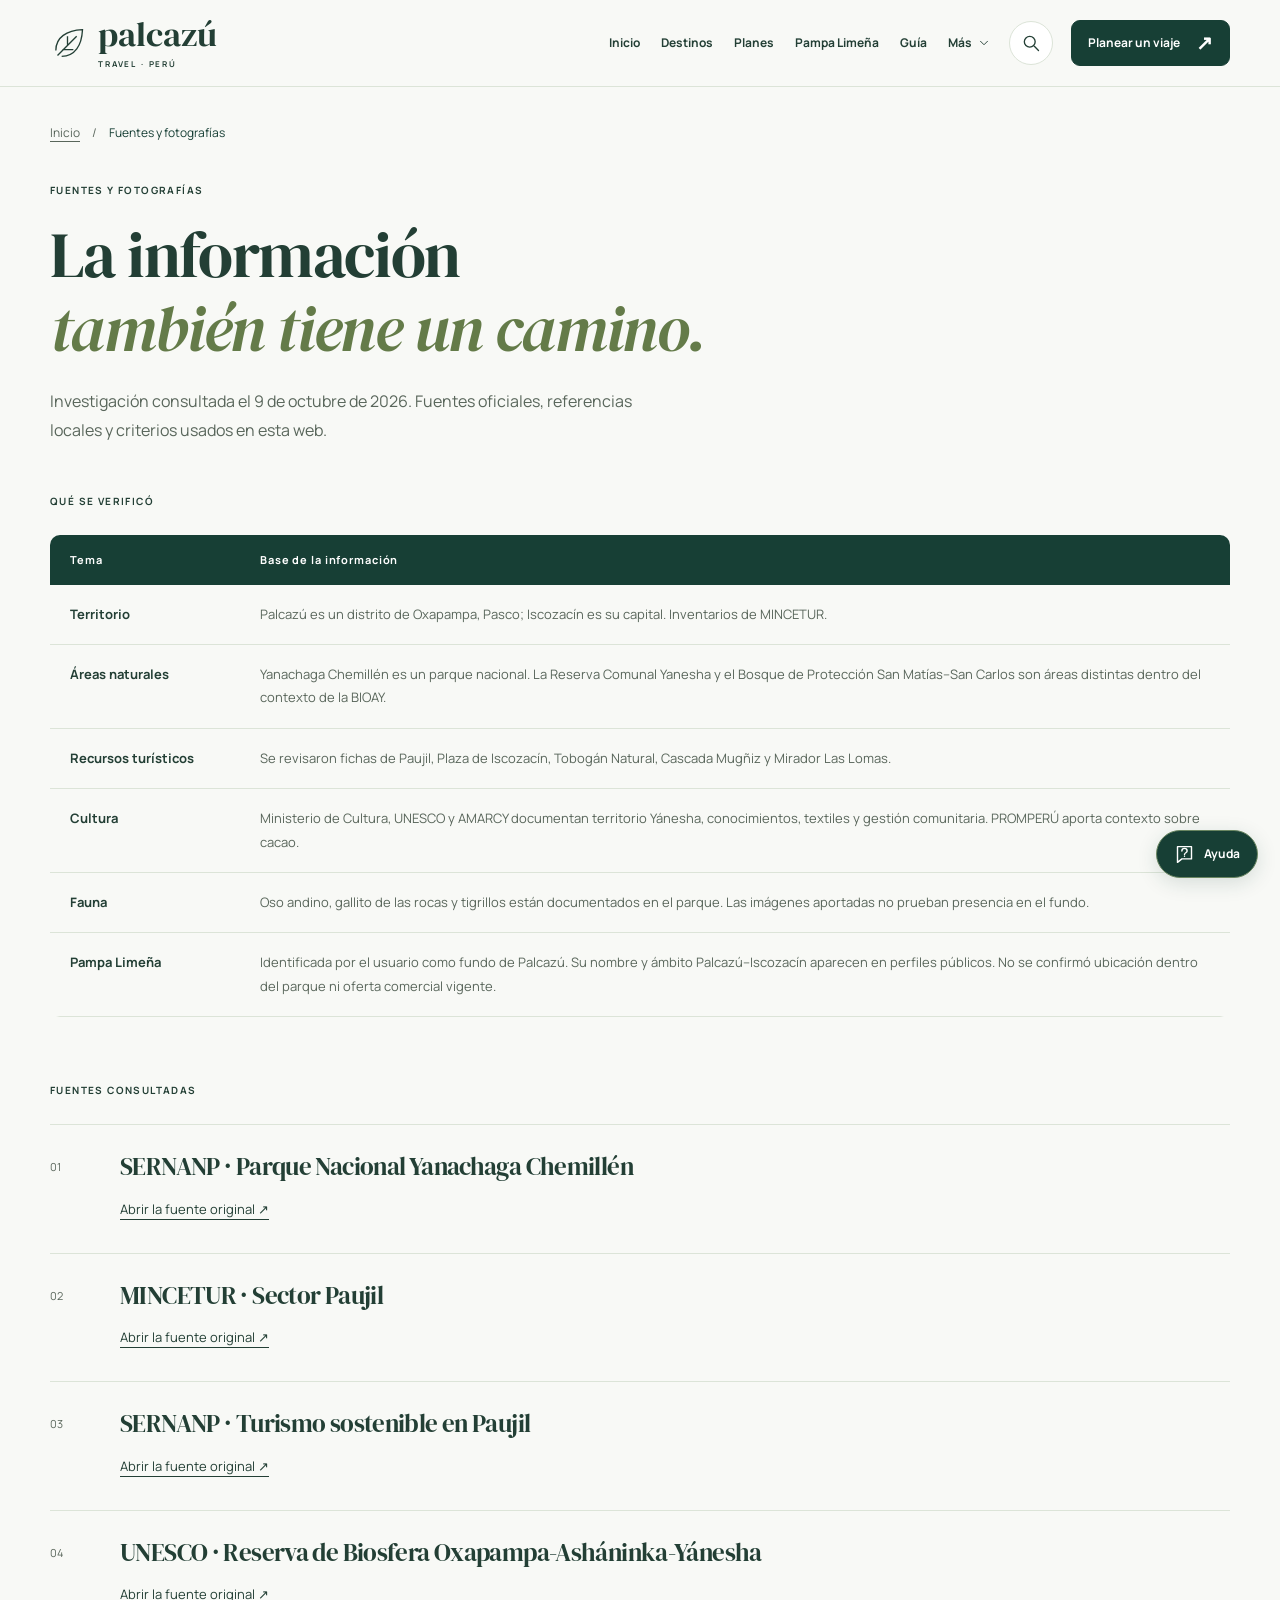
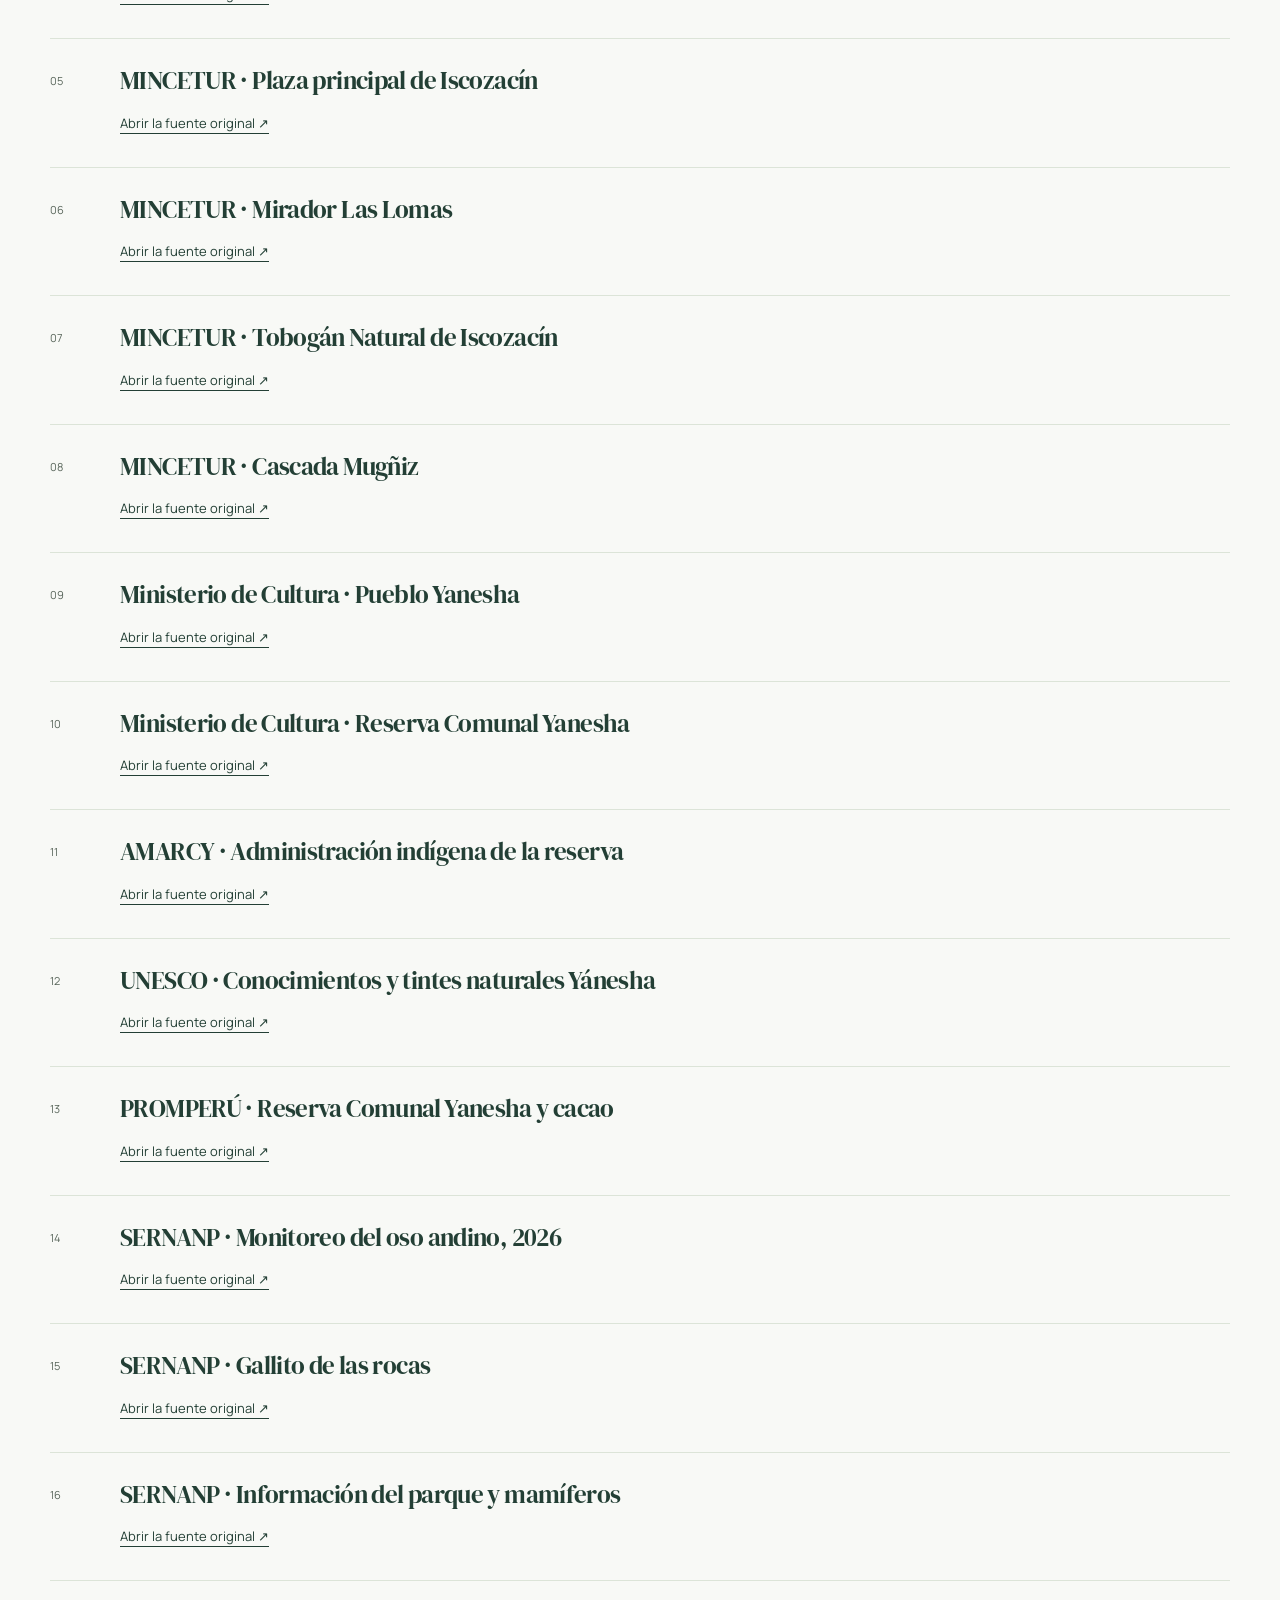
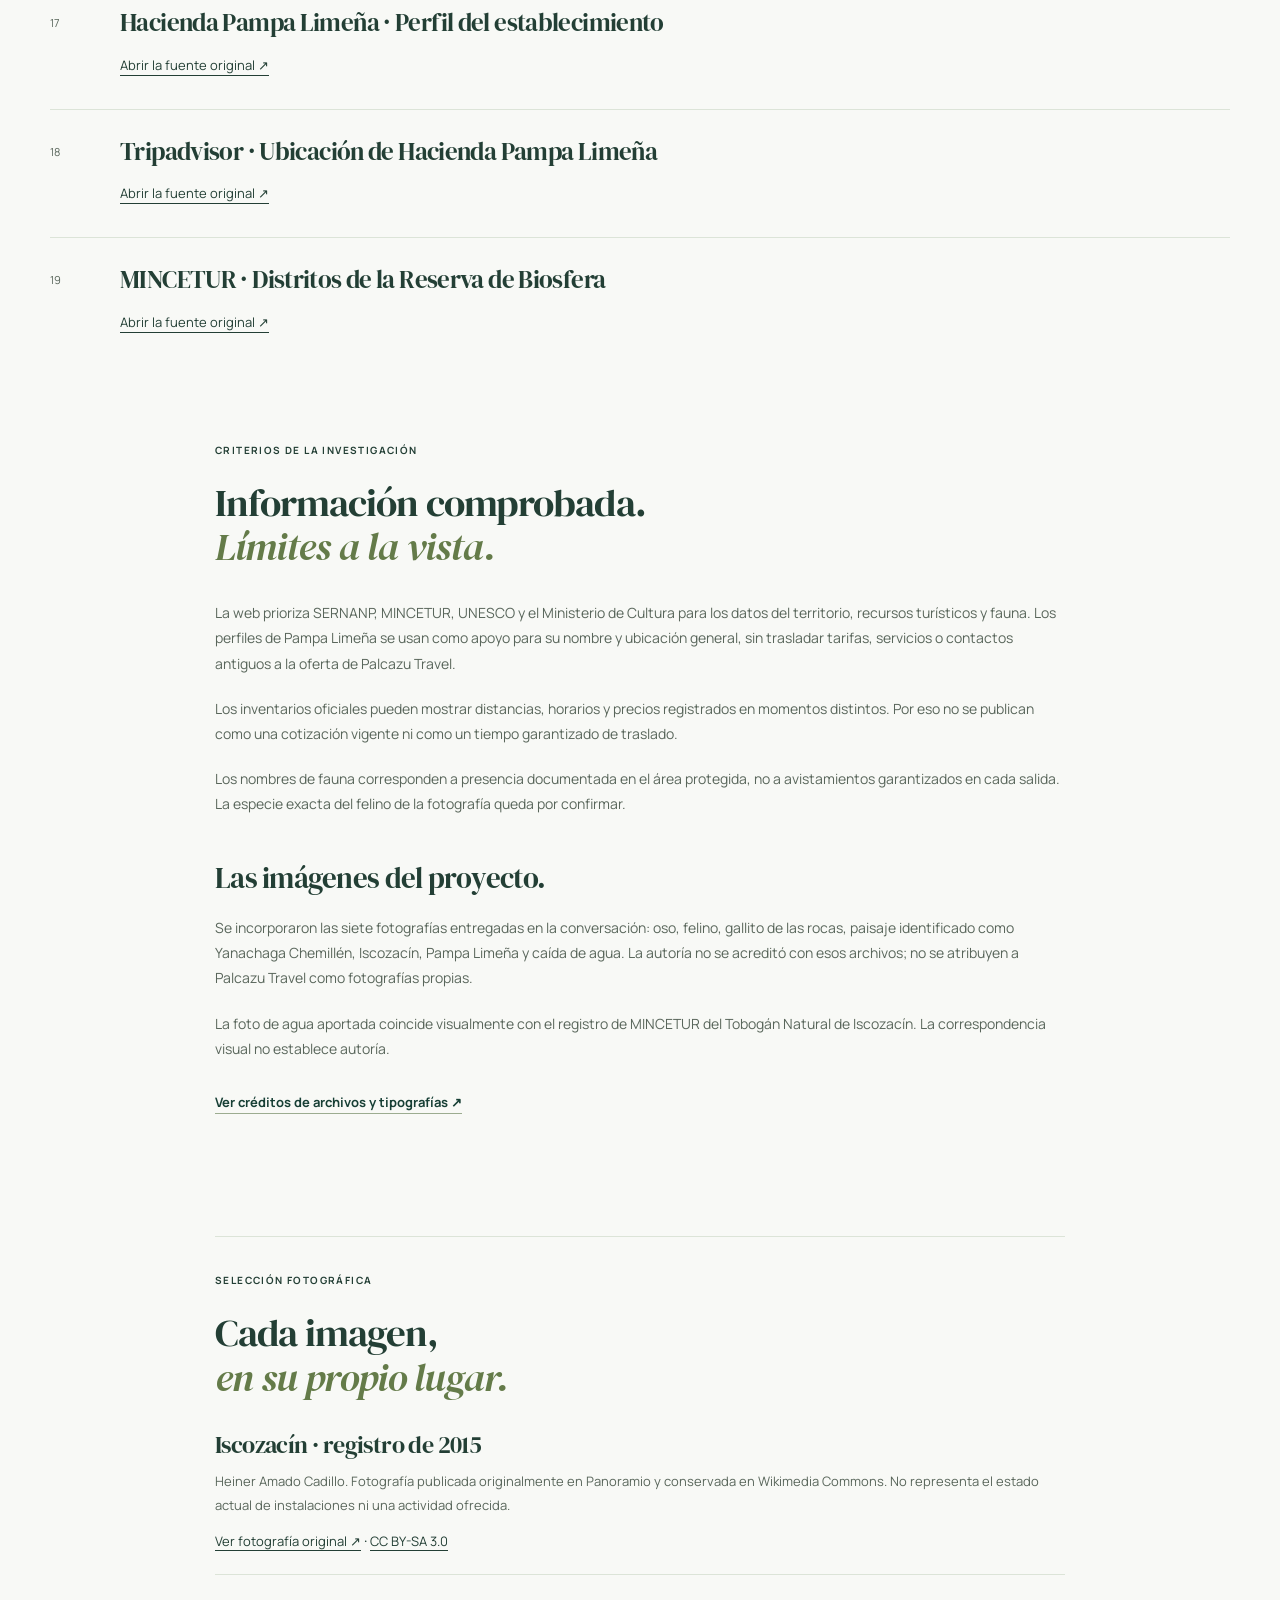
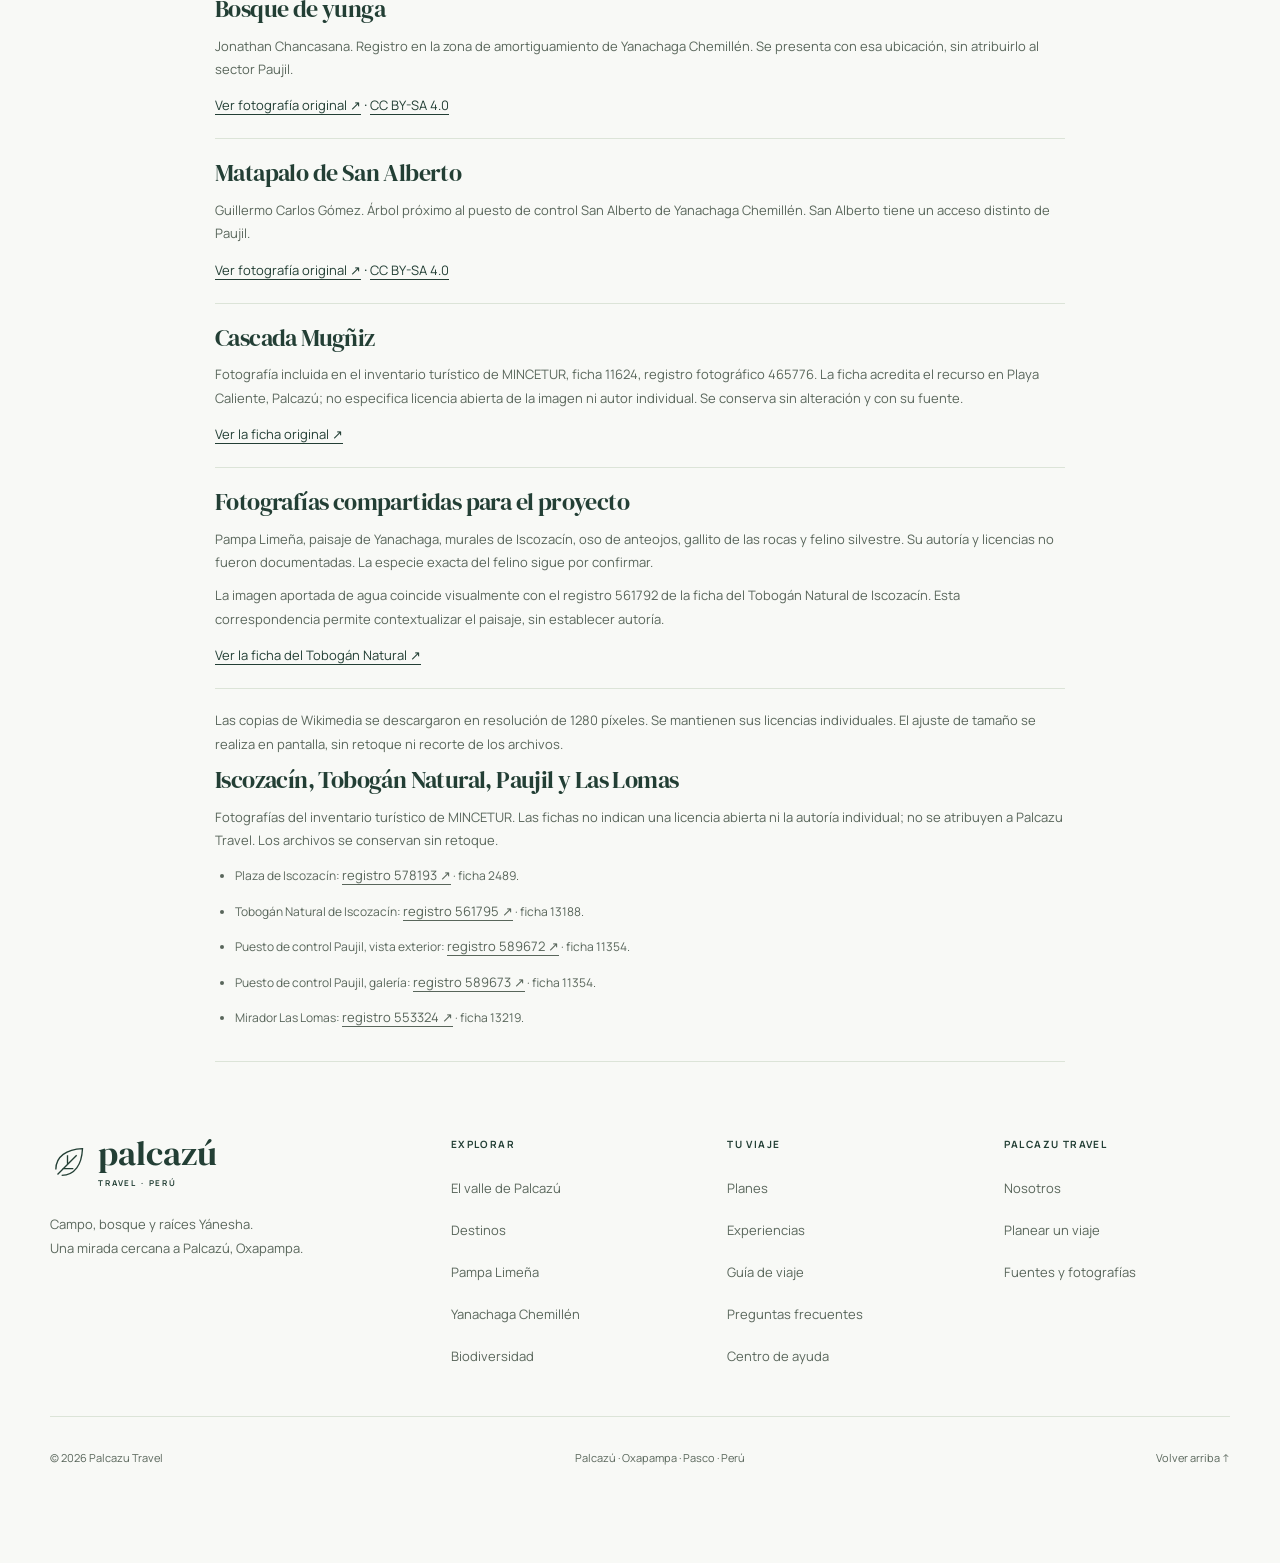
<file: fuentes.html>
<!doctype html>
<html lang="es">
<head>
<meta charset="utf-8">
<meta name="viewport" content="width=device-width, initial-scale=1">
<meta name="theme-color" content="#173f35">
<meta name="description" content="Fuentes oficiales consultadas para la investigación de Palcazú, recursos turísticos, cultura Yánesha, áreas protegidas, fauna y Pampa Limeña.">
<title>Investigación y fuentes de Palcazú | Palcazu Travel</title>
<link rel="icon" href="assets/favicon.svg" type="image/svg+xml">
<link rel="stylesheet" href="assets/fonts.css">
<link rel="stylesheet" href="styles.css?v=20261010b">
<link rel="stylesheet" href="interface.css?v=20261010b">
<script src="script.js?v=20261010b" defer></script>
<script src="guide-data.js?v=20261010b" defer></script>
<script src="help.js?v=20261010b" defer></script>
<noscript><style>@media(max-width:1000px){.header{position:static}.nav{height:auto;flex-wrap:wrap;padding-block:18px}.navigation{display:flex;flex-wrap:wrap;gap:8px 20px;position:static;width:100%;max-height:none;box-shadow:none;padding:12px 0 0}.navigation>a{font-size:13px}.navigation .mobile-contact{display:none}.mobile-explore{width:100%}.menu{display:none}.nav-button{margin-left:auto}}</style></noscript>
</head>
<body id="top">
<a class="skip" href="#contenido">Ir al contenido</a><header class="header"><div class="shell nav">
<a class="brand" href="index.html" aria-label="Palcazu Travel, inicio"><svg viewBox="0 0 48 48" fill="none" aria-hidden="true"><path d="M7 33C7 17 20 9 39 8c-1 19-9 32-25 32" stroke="currentColor" stroke-width="1.6"></path><path d="M9 39 32 16M15 32h13M21 26V16" stroke="currentColor" stroke-width="1.6"></path></svg><span>palcazú<span class="brand-small">TRAVEL · PERÚ</span></span></a><nav id="navigation" class="navigation" aria-label="Navegación principal"><a href="index.html">Inicio</a><a href="destinos.html">Destinos</a><a href="planes.html">Planes</a><a href="pampa-limena.html">Pampa Limeña</a><a href="guia.html">Guía</a><a class="mobile-contact" href="contacto.html">Planear un viaje ↗</a><details class="explore-menu"><summary>Más <svg viewBox="0 0 24 24" fill="none" stroke="currentColor" stroke-width="1.6" stroke-linecap="round" stroke-linejoin="round" aria-hidden="true"><path d="m6 9 6 6 6-6"/></svg></summary><div class="explore-panel"><span class="eyebrow">EXPLORAR PALCAZÚ</span><a href="palcazu.html">El valle de Palcazú</a><a href="yanachaga.html">Yanachaga Chemillén</a><a href="biodiversidad.html">Biodiversidad</a><a href="experiencias.html">Experiencias</a><a href="nosotros.html">Nosotros</a><a href="preguntas.html">Preguntas frecuentes</a><a href="ayuda.html">Centro de ayuda</a></div></details></nav><a class="header-search" href="ayuda.html#mapa" data-open-search aria-label="Buscar en toda la web"><svg viewBox="0 0 24 24" fill="none" stroke="currentColor" stroke-width="1.6" stroke-linecap="round" stroke-linejoin="round" aria-hidden="true"><circle cx="10.5" cy="10.5" r="6.5"/><path d="m16 16 5 5"/></svg></a><a class="nav-button" href="contacto.html"><span class="nav-label">Planear un viaje</span><span class="nav-label-short">Mi viaje</span><span class="nav-arrow" aria-hidden="true">↗</span></a><button class="menu" aria-label="Abrir menú" aria-controls="navigation" aria-expanded="false"><span></span><span></span></button>
</div></header><main id="contenido"><section class="page-intro shell"><nav class="crumb" aria-label="Migas de pan"><a href="index.html">Inicio</a><span aria-hidden="true">/</span><span aria-current="page">Fuentes y fotografías</span></nav>
<div class="intro-title reveal">
<span class="eyebrow">Fuentes y fotografías</span><h1>La información<br><em>también tiene un camino.</em>
</h1>
<p>Investigación consultada el 9 de octubre de 2026. Fuentes oficiales, referencias locales y criterios usados en esta web.</p>
</div></section><section class="shell sources-summary"><span class="eyebrow">QUÉ SE VERIFICÓ</span><div class="evidence-table-wrap"><table class="evidence-table">
<thead><tr>
<th>Tema</th>
<th>Base de la información</th>
</tr></thead>
<tbody>
<tr>
<td>Territorio</td>
<td>Palcazú es un distrito de Oxapampa, Pasco; Iscozacín es su capital. Inventarios de MINCETUR.</td>
</tr>
<tr>
<td>Áreas naturales</td>
<td>Yanachaga Chemillén es un parque nacional. La Reserva Comunal Yanesha y el Bosque de Protección San Matías–San Carlos son áreas distintas dentro del contexto de la BIOAY.</td>
</tr>
<tr>
<td>Recursos turísticos</td>
<td>Se revisaron fichas de Paujil, Plaza de Iscozacín, Tobogán Natural, Cascada Mugñiz y Mirador Las Lomas.</td>
</tr>
<tr>
<td>Cultura</td>
<td>Ministerio de Cultura, UNESCO y AMARCY documentan territorio Yánesha, conocimientos, textiles y gestión comunitaria. PROMPERÚ aporta contexto sobre cacao.</td>
</tr>
<tr>
<td>Fauna</td>
<td>Oso andino, gallito de las rocas y tigrillos están documentados en el parque. Las imágenes aportadas no prueban presencia en el fundo.</td>
</tr>
<tr>
<td>Pampa Limeña</td>
<td>Identificada por el usuario como fundo de Palcazú. Su nombre y ámbito Palcazú–Iscozacín aparecen en perfiles públicos. No se confirmó ubicación dentro del parque ni oferta comercial vigente.</td>
</tr>
</tbody>
</table></div></section><section class="shell source-list"><span class="eyebrow">FUENTES CONSULTADAS</span><article class="source-entry" id="parque"><span>01</span><div>
<h3>SERNANP · Parque Nacional Yanachaga Chemillén</h3>
<a href="https://visitaareasnaturales.sernanp.gob.pe/anps/parque-nacional-yanachaga-chemillen/" target="_blank" rel="noopener noreferrer">Abrir la fuente original ↗</a>
</div></article><article class="source-entry" id="paujil"><span>02</span><div>
<h3>MINCETUR · Sector Paujil</h3>
<a href="https://consultasenlinea.mincetur.gob.pe/fichaInventario/index.aspx?cod_Ficha=11354" target="_blank" rel="noopener noreferrer">Abrir la fuente original ↗</a>
</div></article><article class="source-entry" id="paujil-noticia"><span>03</span><div>
<h3>SERNANP · Turismo sostenible en Paujil</h3>
<a href="https://www.gob.pe/institucion/sernanp/noticias/1180674-oxapampa-disena-ruta-turistica-para-atraer-inversion-turistica-sostenible-en-el-parque-yanachaga-chemillen-sector-paujil" target="_blank" rel="noopener noreferrer">Abrir la fuente original ↗</a>
</div></article><article class="source-entry" id="bioay"><span>04</span><div>
<h3>UNESCO · Reserva de Biosfera Oxapampa-Asháninka-Yánesha</h3>
<a href="https://www.unesco.org/en/mab/oxapampa-ashaninka-yanesha" target="_blank" rel="noopener noreferrer">Abrir la fuente original ↗</a>
</div></article><article class="source-entry" id="plaza"><span>05</span><div>
<h3>MINCETUR · Plaza principal de Iscozacín</h3>
<a href="https://consultasenlinea.mincetur.gob.pe/fichaInventario/index.aspx?cod_Ficha=2489" target="_blank" rel="noopener noreferrer">Abrir la fuente original ↗</a>
</div></article><article class="source-entry" id="lomas"><span>06</span><div>
<h3>MINCETUR · Mirador Las Lomas</h3>
<a href="https://consultasenlinea.mincetur.gob.pe/fichaInventario/index.aspx?cod_Ficha=13219" target="_blank" rel="noopener noreferrer">Abrir la fuente original ↗</a>
</div></article><article class="source-entry" id="tobogan"><span>07</span><div>
<h3>MINCETUR · Tobogán Natural de Iscozacín</h3>
<a href="https://consultasenlinea.mincetur.gob.pe/fichaInventario/index.aspx?cod_Ficha=13188" target="_blank" rel="noopener noreferrer">Abrir la fuente original ↗</a>
</div></article><article class="source-entry" id="mugniz"><span>08</span><div>
<h3>MINCETUR · Cascada Mugñiz</h3>
<a href="https://consultasenlinea.mincetur.gob.pe/fichaInventario/index.aspx?cod_Ficha=11624" target="_blank" rel="noopener noreferrer">Abrir la fuente original ↗</a>
</div></article><article class="source-entry" id="yanesha"><span>09</span><div>
<h3>Ministerio de Cultura · Pueblo Yanesha</h3>
<a href="https://bdpi.cultura.gob.pe/index.php/pueblos/yanesha" target="_blank" rel="noopener noreferrer">Abrir la fuente original ↗</a>
</div></article><article class="source-entry" id="comunal"><span>10</span><div>
<h3>Ministerio de Cultura · Reserva Comunal Yanesha</h3>
<a href="https://consultaprevia.cultura.gob.pe/proceso/modificacion-de-la-zonificacion-de-la-reserva-comunal-yanesha-contenida-en-el-plan-maestro" target="_blank" rel="noopener noreferrer">Abrir la fuente original ↗</a>
</div></article><article class="source-entry" id="amarcy"><span>11</span><div>
<h3>AMARCY · Administración indígena de la reserva</h3>
<a href="https://ecamarcy.org/" target="_blank" rel="noopener noreferrer">Abrir la fuente original ↗</a>
</div></article><article class="source-entry" id="textiles"><span>12</span><div>
<h3>UNESCO · Conocimientos y tintes naturales Yánesha</h3>
<a href="https://www.unesco.org/en/articles/colours-forest-and-mountains-yanesha-womens-knowledge-oxapampa-ashaninka-yanesha-biosphere-reserve" target="_blank" rel="noopener noreferrer">Abrir la fuente original ↗</a>
</div></article><article class="source-entry" id="cacao"><span>13</span><div>
<h3>PROMPERÚ · Reserva Comunal Yanesha y cacao</h3>
<a href="https://www.ytuqueplanes.com/blog-viajero/pasco/conoce-la-reserva-comunal-yanesha-y-su-cultivo-sostenible-de-cacao-" target="_blank" rel="noopener noreferrer">Abrir la fuente original ↗</a>
</div></article><article class="source-entry" id="oso"><span>14</span><div>
<h3>SERNANP · Monitoreo del oso andino, 2026</h3>
<a href="https://www.gob.pe/institucion/sernanp/noticias/1398765-sernanp-iniciara-nuevo-monitoreo-del-oso-andino-en-la-selva-central-peruana" target="_blank" rel="noopener noreferrer">Abrir la fuente original ↗</a>
</div></article><article class="source-entry" id="gallito"><span>15</span><div>
<h3>SERNANP · Gallito de las rocas</h3>
<a href="https://biodiversidadanp.sernanp.gob.pe/personaje-del-mes/rupicola-peruvianus/" target="_blank" rel="noopener noreferrer">Abrir la fuente original ↗</a>
</div></article><article class="source-entry" id="fauna"><span>16</span><div>
<h3>SERNANP · Información del parque y mamíferos</h3>
<a href="https://www.gob.pe/institucion/sernanp/informes-publicaciones/1949459-parque-nacional-yanachaga-chemillen" target="_blank" rel="noopener noreferrer">Abrir la fuente original ↗</a>
</div></article><article class="source-entry" id="pampa"><span>17</span><div>
<h3>Hacienda Pampa Limeña · Perfil del establecimiento</h3>
<a href="https://www.facebook.com/haciendapampalimena/" target="_blank" rel="noopener noreferrer">Abrir la fuente original ↗</a>
</div></article><article class="source-entry" id="pampa-listado"><span>18</span><div>
<h3>Tripadvisor · Ubicación de Hacienda Pampa Limeña</h3>
<a href="https://www.tripadvisor.com.pe/Hotel_Review-g1572337-d17670750-Reviews-Hacienda_Pampa_Limena-Oxapampa_Pasco_Region.html" target="_blank" rel="noopener noreferrer">Abrir la fuente original ↗</a>
</div></article><article class="source-entry" id="provincias"><span>19</span><div>
<h3>MINCETUR · Distritos de la Reserva de Biosfera</h3>
<a href="https://consultasenlinea.mincetur.gob.pe/fichaInventario/index.aspx?cod_Ficha=8880" target="_blank" rel="noopener noreferrer">Abrir la fuente original ↗</a>
</div></article></section><section class="shell section research-notes"><span class="eyebrow">CRITERIOS DE LA INVESTIGACIÓN</span><h2>Información comprobada.<br><em>Límites a la vista.</em>
</h2>
<p>La web prioriza SERNANP, MINCETUR, UNESCO y el Ministerio de Cultura para los datos del territorio, recursos turísticos y fauna. Los perfiles de Pampa Limeña se usan como apoyo para su nombre y ubicación general, sin trasladar tarifas, servicios o contactos antiguos a la oferta de Palcazu Travel.</p>
<p>Los inventarios oficiales pueden mostrar distancias, horarios y precios registrados en momentos distintos. Por eso no se publican como una cotización vigente ni como un tiempo garantizado de traslado.</p>
<p>Los nombres de fauna corresponden a presencia documentada en el área protegida, no a avistamientos garantizados en cada salida. La especie exacta del felino de la fotografía queda por confirmar.</p>
<h3>Las imágenes del proyecto.</h3>
<p>Se incorporaron las siete fotografías entregadas en la conversación: oso, felino, gallito de las rocas, paisaje identificado como Yanachaga Chemillén, Iscozacín, Pampa Limeña y caída de agua. La autoría no se acreditó con esos archivos; no se atribuyen a Palcazu Travel como fotografías propias.</p>
<p>La foto de agua aportada coincide visualmente con el registro de MINCETUR del Tobogán Natural de Iscozacín. La correspondencia visual no establece autoría.</p>
<a class="text-link" href="CREDITOS.txt">Ver créditos de archivos y tipografías ↗</a></section><section class="shell research-notes photo-credits" id="fotografias"><span class="eyebrow">SELECCIÓN FOTOGRÁFICA</span><h2>Cada imagen,<br><em>en su propio lugar.</em>
</h2>
<article><h3>Iscozacín · registro de 2015</h3>
<p>Heiner Amado Cadillo. Fotografía publicada originalmente en Panoramio y conservada en Wikimedia Commons. No representa el estado actual de instalaciones ni una actividad ofrecida.</p>
<a href="https://commons.wikimedia.org/wiki/File:Iscozacin_-_panoramio.jpg" target="_blank" rel="noopener noreferrer">Ver fotografía original ↗</a> · <a href="https://creativecommons.org/licenses/by-sa/3.0/" target="_blank" rel="noopener noreferrer">CC BY-SA 3.0</a></article><article><h3>Bosque de yunga</h3>
<p>Jonathan Chancasana. Registro en la zona de amortiguamiento de Yanachaga Chemillén. Se presenta con esa ubicación, sin atribuirlo al sector Paujil.</p>
<a href="https://commons.wikimedia.org/wiki/File:Bosque_basimontano_de_Yunga.jpg" target="_blank" rel="noopener noreferrer">Ver fotografía original ↗</a> · <a href="https://creativecommons.org/licenses/by-sa/4.0/" target="_blank" rel="noopener noreferrer">CC BY-SA 4.0</a></article><article><h3>Matapalo de San Alberto</h3>
<p>Guillermo Carlos Gómez. Árbol próximo al puesto de control San Alberto de Yanachaga Chemillén. San Alberto tiene un acceso distinto de Paujil.</p>
<a href="https://commons.wikimedia.org/wiki/File:%C3%81rbol_matapalo_con_r%C3%A9cord_de_ep%C3%ADfitas_en_el_Puesto_de_Control_San_Alberto_-_PNYC_01.jpg" target="_blank" rel="noopener noreferrer">Ver fotografía original ↗</a> · <a href="https://creativecommons.org/licenses/by-sa/4.0/" target="_blank" rel="noopener noreferrer">CC BY-SA 4.0</a></article><article><h3>Cascada Mugñiz</h3>
<p>Fotografía incluida en el inventario turístico de MINCETUR, ficha 11624, registro fotográfico 465776. La ficha acredita el recurso en Playa Caliente, Palcazú; no especifica licencia abierta de la imagen ni autor individual. Se conserva sin alteración y con su fuente.</p>
<a href="https://consultasenlinea.mincetur.gob.pe/fichaInventario/index.aspx?cod_Ficha=11624" target="_blank" rel="noopener noreferrer">Ver la ficha original ↗</a></article><article><h3>Fotografías compartidas para el proyecto</h3>
<p>Pampa Limeña, paisaje de Yanachaga, murales de Iscozacín, oso de anteojos, gallito de las rocas y felino silvestre. Su autoría y licencias no fueron documentadas. La especie exacta del felino sigue por confirmar.</p>
<p>La imagen aportada de agua coincide visualmente con el registro 561792 de la ficha del Tobogán Natural de Iscozacín. Esta correspondencia permite contextualizar el paisaje, sin establecer autoría.</p>
<a href="https://consultasenlinea.mincetur.gob.pe/fichaInventario/index.aspx?cod_Ficha=13188" target="_blank" rel="noopener noreferrer">Ver la ficha del Tobogán Natural ↗</a></article><p>Las copias de Wikimedia se descargaron en resolución de 1280 píxeles. Se mantienen sus licencias individuales. El ajuste de tamaño se realiza en pantalla, sin retoque ni recorte de los archivos.</p><article class="inventory-photo-credit"><h3>Iscozacín, Tobogán Natural, Paujil y Las Lomas</h3><p>Fotografías del inventario turístico de MINCETUR. Las fichas no indican una licencia abierta ni la autoría individual; no se atribuyen a Palcazu Travel. Los archivos se conservan sin retoque.</p><ul><li>Plaza de Iscozacín: <a href="https://consultasenlinea.mincetur.gob.pe/fichaInventario/foto.aspx?cod=578193" target="_blank" rel="noopener noreferrer">registro 578193 ↗</a> · ficha 2489.</li><li>Tobogán Natural de Iscozacín: <a href="https://consultasenlinea.mincetur.gob.pe/fichaInventario/foto.aspx?cod=561795" target="_blank" rel="noopener noreferrer">registro 561795 ↗</a> · ficha 13188.</li><li>Puesto de control Paujil, vista exterior: <a href="https://consultasenlinea.mincetur.gob.pe/fichaInventario/foto.aspx?cod=589672" target="_blank" rel="noopener noreferrer">registro 589672 ↗</a> · ficha 11354.</li><li>Puesto de control Paujil, galería: <a href="https://consultasenlinea.mincetur.gob.pe/fichaInventario/foto.aspx?cod=589673" target="_blank" rel="noopener noreferrer">registro 589673 ↗</a> · ficha 11354.</li><li>Mirador Las Lomas: <a href="https://consultasenlinea.mincetur.gob.pe/fichaInventario/foto.aspx?cod=553324" target="_blank" rel="noopener noreferrer">registro 553324 ↗</a> · ficha 13219.</li></ul></article></section></main><footer class="footer"><div class="shell">
<div class="footer-grid">
<div class="footer-brand">
<a class="brand" href="index.html" aria-label="Palcazu Travel, inicio"><svg viewBox="0 0 48 48" fill="none" aria-hidden="true"><path d="M7 33C7 17 20 9 39 8c-1 19-9 32-25 32" stroke="currentColor" stroke-width="1.6"></path><path d="M9 39 32 16M15 32h13M21 26V16" stroke="currentColor" stroke-width="1.6"></path></svg><span>palcazú<span class="brand-small">TRAVEL · PERÚ</span></span></a><p>Campo, bosque y raíces Yánesha.<br>Una mirada cercana a Palcazú, Oxapampa.</p>
</div>
<div class="footer-group">
<span class="eyebrow">EXPLORAR</span><nav aria-label="Explorar Palcazú"><a href="palcazu.html">El valle de Palcazú</a><a href="destinos.html">Destinos</a><a href="pampa-limena.html">Pampa Limeña</a><a href="yanachaga.html">Yanachaga Chemillén</a><a href="biodiversidad.html">Biodiversidad</a></nav>
</div>
<div class="footer-group">
<span class="eyebrow">TU VIAJE</span><nav aria-label="Organizar el viaje"><a href="planes.html">Planes</a><a href="experiencias.html">Experiencias</a><a href="guia.html">Guía de viaje</a><a href="preguntas.html">Preguntas frecuentes</a><a href="ayuda.html">Centro de ayuda</a></nav>
</div>
<div class="footer-group">
<span class="eyebrow">PALCAZU TRAVEL</span><nav aria-label="Sobre Palcazu Travel"><a href="nosotros.html">Nosotros</a><a href="contacto.html">Planear un viaje</a><a href="fuentes.html">Fuentes y fotografías</a></nav>
</div>
</div>
<div class="footer-bottom">
<span>© <span data-year>2026</span> Palcazu Travel</span><span>Palcazú · Oxapampa · Pasco · Perú</span><a href="#top">Volver arriba ↑</a>
</div>
</div></footer><div class="scroll-progress" aria-hidden="true"></div>
<a class="floating-help" href="ayuda.html" data-open-help aria-label="Abrir ayuda para tu viaje"><svg viewBox="0 0 24 24" fill="none" stroke="currentColor" stroke-width="1.6" stroke-linecap="round" stroke-linejoin="round" aria-hidden="true"><path d="M4 3h16v14H9l-5 4V3Z"/><path d="M9 8a3 3 0 0 1 6 0c0 2-3 2-3 4m0 2h.01"/></svg><span>Ayuda</span></a>
<dialog id="site-search-dialog" class="utility-dialog search-dialog" aria-labelledby="site-search-title">
<div class="utility-heading"><div><span class="eyebrow">ENCUENTRA LO QUE BUSCAS</span><h2 id="site-search-title">Todo Palcazú, a mano.</h2></div><button class="utility-close" type="button" data-close-utility aria-label="Cerrar búsqueda">×</button></div>
<label class="sr-only" for="site-search-input">Buscar en toda la web</label><div class="search-input"><svg viewBox="0 0 24 24" fill="none" stroke="currentColor" stroke-width="1.6" stroke-linecap="round" stroke-linejoin="round" aria-hidden="true"><circle cx="10.5" cy="10.5" r="6.5"/><path d="m16 16 5 5"/></svg><input id="site-search-input" type="search" placeholder="Un lugar, un plan, una pregunta…" autocomplete="off" maxlength="100"><button id="site-search-clear" type="button" aria-label="Borrar búsqueda" hidden>×</button></div>
<p id="site-search-status" class="utility-status" role="status" aria-live="polite"></p><div id="site-search-results" class="site-search-results"></div>
<div id="site-search-empty" class="search-empty" hidden><h3>Prueba con otra palabra.</h3><p>Busca “Pampa”, “qué llevar”, “cascadas” o explora las secciones.</p><a class="text-link" href="ayuda.html#mapa">Ver todas las secciones ↗</a></div>
</dialog>
<dialog id="travel-help-dialog" class="utility-dialog help-dialog" aria-labelledby="travel-help-title">
<div class="utility-heading"><div><span class="eyebrow">PALCAZU TRAVEL</span><h2 id="travel-help-title">Ayuda para tu viaje</h2></div><button class="utility-close" type="button" data-close-utility aria-label="Cerrar ayuda">×</button></div>
<div class="help-tabs" role="tablist" aria-label="Tipo de ayuda"><button id="quick-guide-tab" type="button" role="tab" aria-selected="true" aria-controls="quick-guide-panel">Guía rápida</button><button id="ai-assistant-tab" type="button" role="tab" tabindex="-1" aria-selected="false" aria-controls="ai-assistant-panel">Asistente IA</button></div>
<section id="quick-guide-panel" role="tabpanel" aria-labelledby="quick-guide-tab"><p class="help-intro">Respuestas de nuestra guía, con enlaces para seguir explorando.</p><form id="help-guide-form"><label for="help-guide-input">¿Qué necesitas saber?</label><div class="guide-search-row"><input id="help-guide-input" type="search" placeholder="Pampa Limeña, precios, qué llevar…" maxlength="150" autocomplete="off"><button class="button" type="submit">Buscar</button></div></form>
<div class="help-topics" aria-label="Temas frecuentes"><button type="button" data-guide-topic="pampa">Pampa Limeña</button><button type="button" data-guide-topic="paujil">Visitar el parque</button><button type="button" data-guide-topic="clima">Cuándo viajar</button><button type="button" data-guide-topic="equipaje">Qué llevar</button><button type="button" data-guide-topic="precios">Precios y consulta</button></div>
<p id="help-guide-status" class="utility-status" role="status" aria-live="polite"></p><div id="help-guide-results" class="guide-results"></div></section>
<section id="ai-assistant-panel" role="tabpanel" aria-labelledby="ai-assistant-tab" hidden><p id="assistant-availability" class="assistant-availability" role="status">Comprobando disponibilidad…</p>
<div id="assistant-unavailable" class="assistant-unavailable" hidden><span class="assistant-symbol" aria-hidden="true"><svg viewBox="0 0 24 24" fill="none" stroke="currentColor" stroke-width="1.6" stroke-linecap="round" stroke-linejoin="round" aria-hidden="true"><path d="M4 3h16v14H9l-5 4V3Z"/><path d="M9 8a3 3 0 0 1 6 0c0 2-3 2-3 4m0 2h.01"/></svg></span><h3>La guía sigue a tu lado.</h3><p>El chat de IA todavía no está habilitado. Puedes encontrar respuestas sobre el valle, el parque y cómo preparar tu visita en la guía rápida.</p><button class="button secondary" type="button" id="back-to-guide">Consultar la guía</button></div>
<div id="assistant-connected" hidden><p class="assistant-privacy">Tus preguntas se procesan con un servicio de IA. Evita incluir datos personales y confirma las condiciones de tu viaje.</p>
<div class="chat-toolbar"><span>Conversación actual</span><button type="button" class="text-link" id="assistant-reset">Empezar de nuevo</button></div><div id="assistant-messages" class="assistant-messages" role="log" aria-label="Conversación con el asistente" aria-live="polite" aria-relevant="additions"></div>
<p id="assistant-status" class="utility-status" role="status" aria-live="polite"></p><button id="assistant-retry" class="text-link" type="button" hidden>Reintentar respuesta ↗</button>
<form id="assistant-form"><label for="assistant-input">Tu pregunta</label><textarea id="assistant-input" rows="2" maxlength="1000" placeholder="Quiero conocer Palcazú. ¿Por dónde empiezo?" required></textarea><div class="assistant-actions"><small>Hasta 1.000 caracteres.</small><button id="assistant-stop" class="button secondary" type="button" hidden>Detener</button><button id="assistant-send" class="button" type="submit">Enviar <span aria-hidden="true">↑</span></button></div></form></div></section>
<div class="help-bottom"><a href="ayuda.html">Centro de ayuda ↗</a><a href="contacto.html">Preparar mi viaje ↗</a></div></dialog>
</body>
</html>
</file>
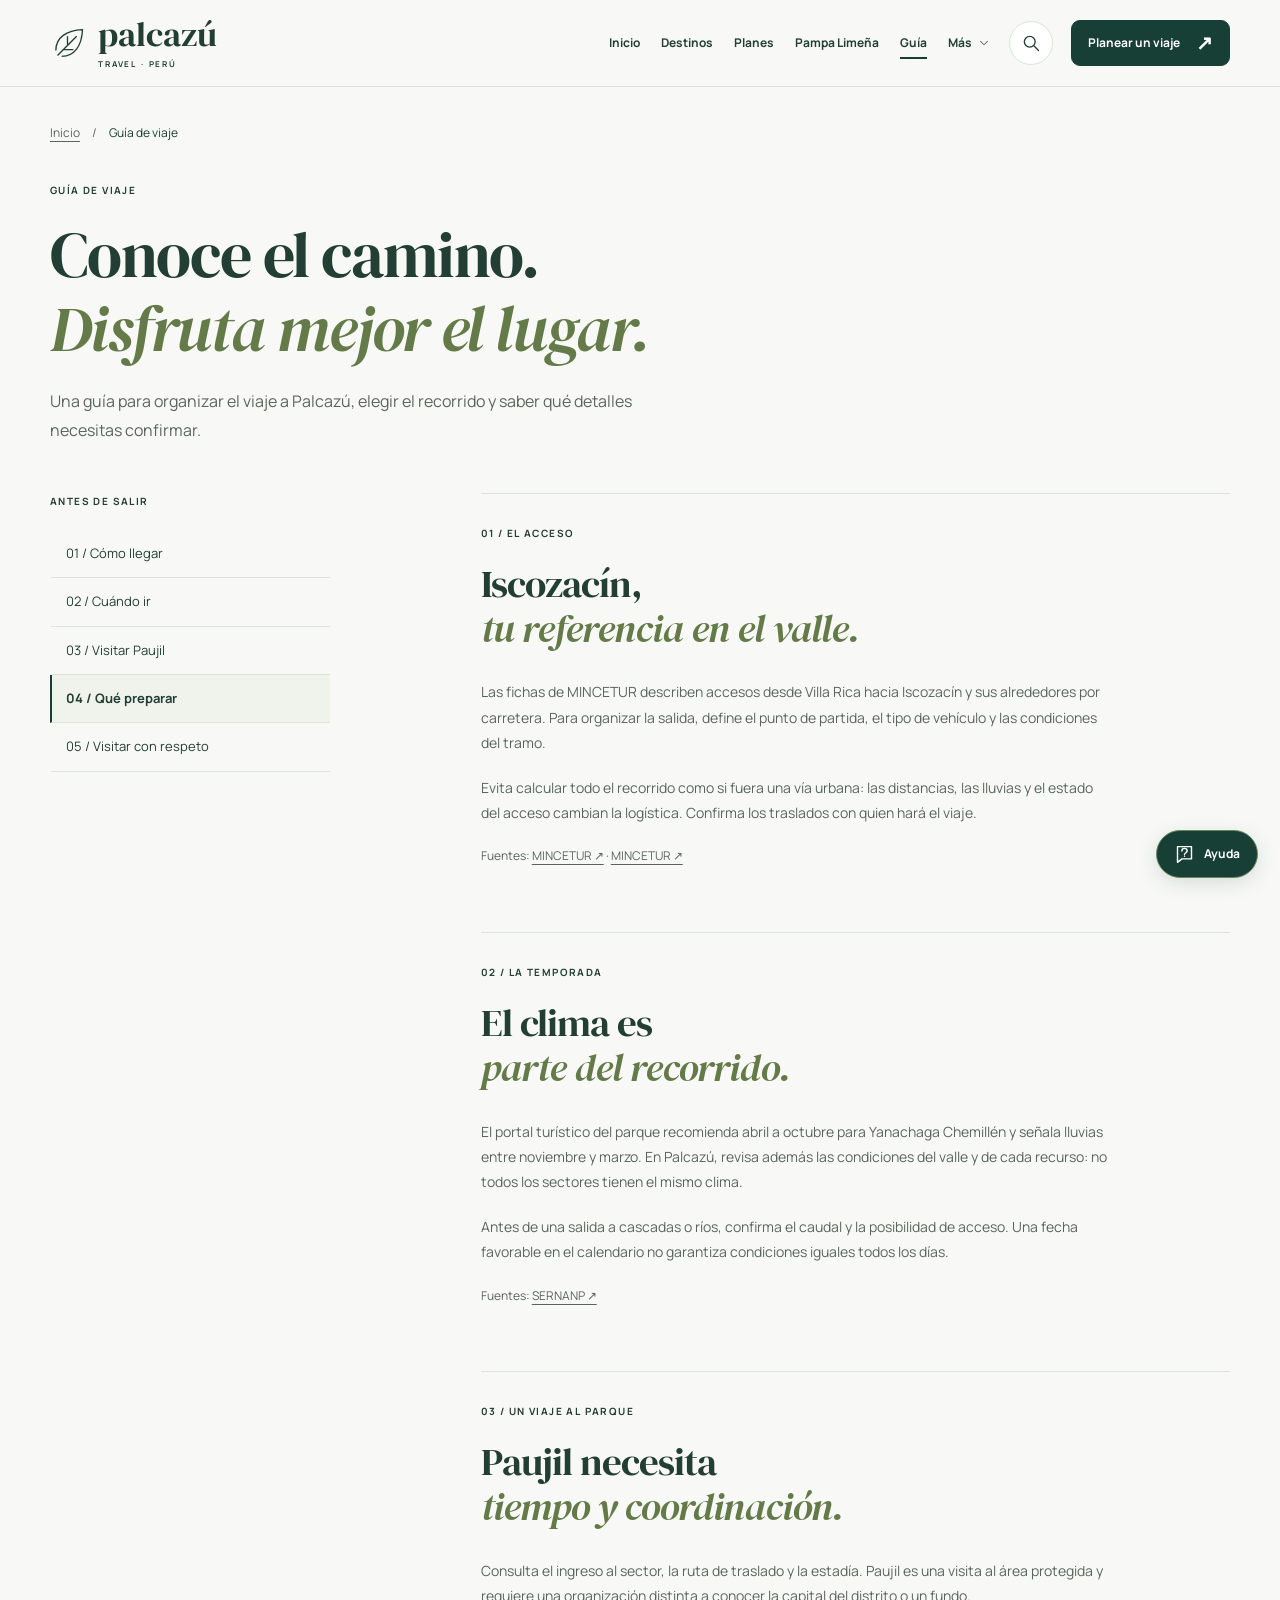
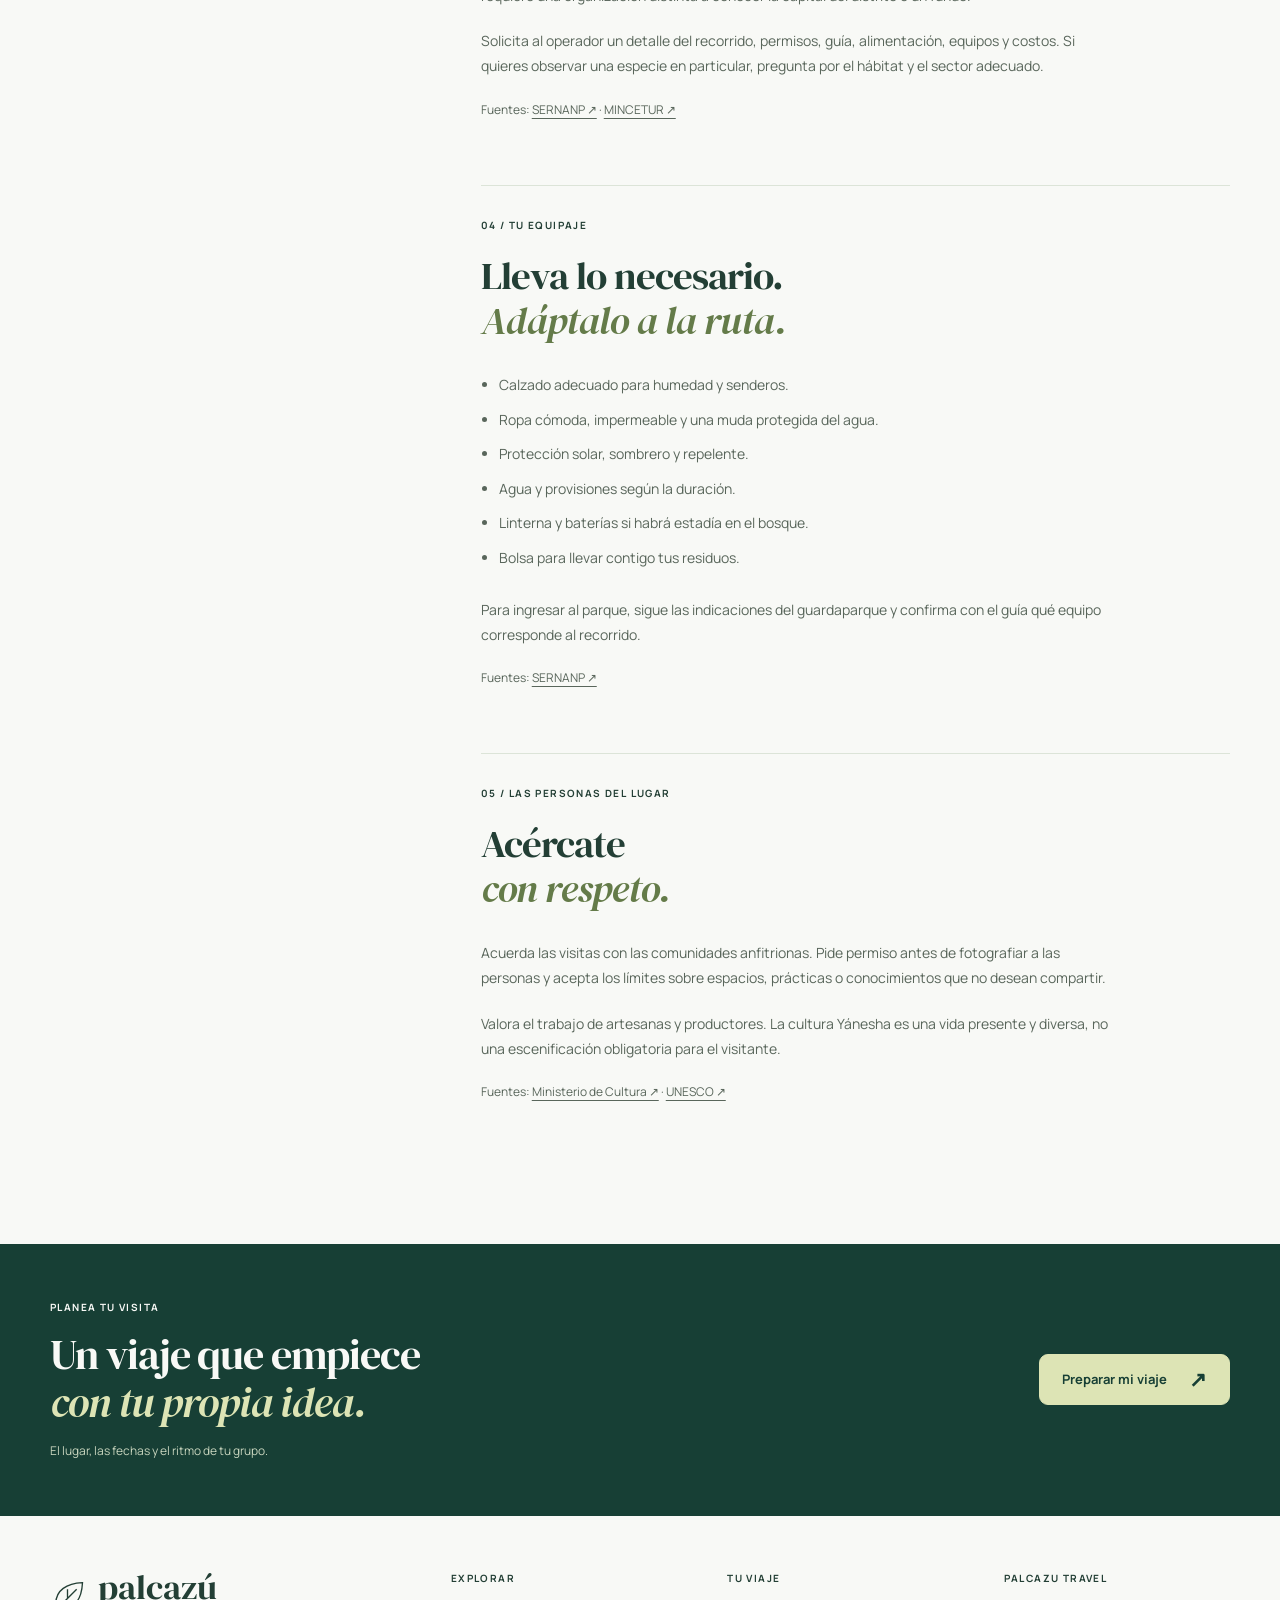
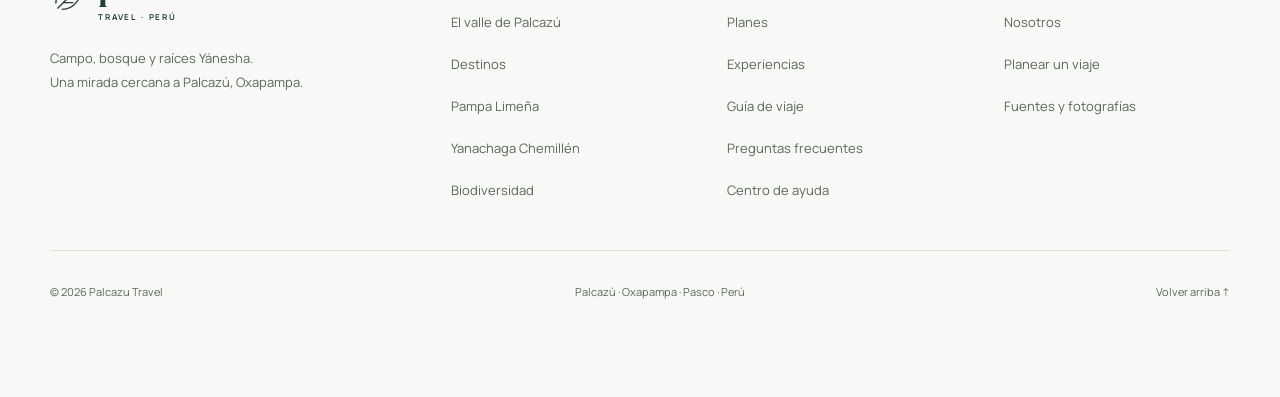
<file: guia.html>
<!doctype html>
<html lang="es">
<head>
<meta charset="utf-8">
<meta name="viewport" content="width=device-width, initial-scale=1">
<meta name="theme-color" content="#173f35">
<meta name="description" content="Cómo organizar un viaje a Palcazú: Iscozacín, accesos, temporada, sector Paujil, equipaje y respeto por las comunidades.">
<title>Guía para viajar a Palcazú | Palcazu Travel</title>
<link rel="icon" href="assets/favicon.svg" type="image/svg+xml">
<link rel="stylesheet" href="assets/fonts.css">
<link rel="stylesheet" href="styles.css?v=20261010b">
<link rel="stylesheet" href="interface.css?v=20261010b">
<script src="script.js?v=20261010b" defer></script>
<script src="guide-data.js?v=20261010b" defer></script>
<script src="help.js?v=20261010b" defer></script>
<noscript><style>@media(max-width:1000px){.header{position:static}.nav{height:auto;flex-wrap:wrap;padding-block:18px}.navigation{display:flex;flex-wrap:wrap;gap:8px 20px;position:static;width:100%;max-height:none;box-shadow:none;padding:12px 0 0}.navigation>a{font-size:13px}.navigation .mobile-contact{display:none}.mobile-explore{width:100%}.menu{display:none}.nav-button{margin-left:auto}}</style></noscript>
</head>
<body id="top">
<a class="skip" href="#contenido">Ir al contenido</a><header class="header"><div class="shell nav">
<a class="brand" href="index.html" aria-label="Palcazu Travel, inicio"><svg viewBox="0 0 48 48" fill="none" aria-hidden="true"><path d="M7 33C7 17 20 9 39 8c-1 19-9 32-25 32" stroke="currentColor" stroke-width="1.6"></path><path d="M9 39 32 16M15 32h13M21 26V16" stroke="currentColor" stroke-width="1.6"></path></svg><span>palcazú<span class="brand-small">TRAVEL · PERÚ</span></span></a><nav id="navigation" class="navigation" aria-label="Navegación principal"><a href="index.html">Inicio</a><a href="destinos.html">Destinos</a><a href="planes.html">Planes</a><a href="pampa-limena.html">Pampa Limeña</a><a href="guia.html" aria-current="page">Guía</a><a class="mobile-contact" href="contacto.html">Planear un viaje ↗</a><details class="explore-menu"><summary>Más <svg viewBox="0 0 24 24" fill="none" stroke="currentColor" stroke-width="1.6" stroke-linecap="round" stroke-linejoin="round" aria-hidden="true"><path d="m6 9 6 6 6-6"/></svg></summary><div class="explore-panel"><span class="eyebrow">EXPLORAR PALCAZÚ</span><a href="palcazu.html">El valle de Palcazú</a><a href="yanachaga.html">Yanachaga Chemillén</a><a href="biodiversidad.html">Biodiversidad</a><a href="experiencias.html">Experiencias</a><a href="nosotros.html">Nosotros</a><a href="preguntas.html">Preguntas frecuentes</a><a href="ayuda.html">Centro de ayuda</a></div></details></nav><a class="header-search" href="ayuda.html#mapa" data-open-search aria-label="Buscar en toda la web"><svg viewBox="0 0 24 24" fill="none" stroke="currentColor" stroke-width="1.6" stroke-linecap="round" stroke-linejoin="round" aria-hidden="true"><circle cx="10.5" cy="10.5" r="6.5"/><path d="m16 16 5 5"/></svg></a><a class="nav-button" href="contacto.html"><span class="nav-label">Planear un viaje</span><span class="nav-label-short">Mi viaje</span><span class="nav-arrow" aria-hidden="true">↗</span></a><button class="menu" aria-label="Abrir menú" aria-controls="navigation" aria-expanded="false"><span></span><span></span></button>
</div></header><main id="contenido"><section class="page-intro shell"><nav class="crumb" aria-label="Migas de pan"><a href="index.html">Inicio</a><span aria-hidden="true">/</span><span aria-current="page">Guía de viaje</span></nav>
<div class="intro-title reveal">
<span class="eyebrow">Guía de viaje</span><h1>Conoce el camino.<br><em>Disfruta mejor el lugar.</em>
</h1>
<p>Una guía para organizar el viaje a Palcazú, elegir el recorrido y saber qué detalles necesitas confirmar.</p>
</div></section><section class="shell guide-layout"><nav class="guide-nav" aria-label="Secciones de la guía"><span class="eyebrow">ANTES DE SALIR</span><a href="#llegar">01 / Cómo llegar</a><a href="#temporada">02 / Cuándo ir</a><a href="#parque">03 / Visitar Paujil</a><a href="#equipaje">04 / Qué preparar</a><a href="#comunidad">05 / Visitar con respeto</a></nav><div class="guide-content">
<section id="llegar"><span class="eyebrow">01 / EL ACCESO</span><h2>Iscozacín,<br><em>tu referencia en el valle.</em>
</h2>
<p>Las fichas de MINCETUR describen accesos desde Villa Rica hacia Iscozacín y sus alrededores por carretera. Para organizar la salida, define el punto de partida, el tipo de vehículo y las condiciones del tramo.</p>
<p>Evita calcular todo el recorrido como si fuera una vía urbana: las distancias, las lluvias y el estado del acceso cambian la logística. Confirma los traslados con quien hará el viaje.</p>
<p class="source-note">Fuentes: <a href="fuentes.html#plaza">MINCETUR ↗</a> · <a href="fuentes.html#lomas">MINCETUR ↗</a></p></section><section id="temporada"><span class="eyebrow">02 / LA TEMPORADA</span><h2>El clima es<br><em>parte del recorrido.</em>
</h2>
<p>El portal turístico del parque recomienda abril a octubre para Yanachaga Chemillén y señala lluvias entre noviembre y marzo. En Palcazú, revisa además las condiciones del valle y de cada recurso: no todos los sectores tienen el mismo clima.</p>
<p>Antes de una salida a cascadas o ríos, confirma el caudal y la posibilidad de acceso. Una fecha favorable en el calendario no garantiza condiciones iguales todos los días.</p>
<p class="source-note">Fuentes: <a href="fuentes.html#parque">SERNANP ↗</a></p></section><section id="parque"><span class="eyebrow">03 / UN VIAJE AL PARQUE</span><h2>Paujil necesita<br><em>tiempo y coordinación.</em>
</h2>
<p>Consulta el ingreso al sector, la ruta de traslado y la estadía. Paujil es una visita al área protegida y requiere una organización distinta a conocer la capital del distrito o un fundo.</p>
<p>Solicita al operador un detalle del recorrido, permisos, guía, alimentación, equipos y costos. Si quieres observar una especie en particular, pregunta por el hábitat y el sector adecuado.</p>
<p class="source-note">Fuentes: <a href="fuentes.html#paujil-noticia">SERNANP ↗</a> · <a href="fuentes.html#paujil">MINCETUR ↗</a></p></section><section id="equipaje"><span class="eyebrow">04 / TU EQUIPAJE</span><h2>Lleva lo necesario.<br><em>Adáptalo a la ruta.</em>
</h2>
<ul class="packing">
<li>Calzado adecuado para humedad y senderos.</li>
<li>Ropa cómoda, impermeable y una muda protegida del agua.</li>
<li>Protección solar, sombrero y repelente.</li>
<li>Agua y provisiones según la duración.</li>
<li>Linterna y baterías si habrá estadía en el bosque.</li>
<li>Bolsa para llevar contigo tus residuos.</li>
</ul>
<p>Para ingresar al parque, sigue las indicaciones del guardaparque y confirma con el guía qué equipo corresponde al recorrido.</p>
<p class="source-note">Fuentes: <a href="fuentes.html#parque">SERNANP ↗</a></p></section><section id="comunidad"><span class="eyebrow">05 / LAS PERSONAS DEL LUGAR</span><h2>Acércate<br><em>con respeto.</em>
</h2>
<p>Acuerda las visitas con las comunidades anfitrionas. Pide permiso antes de fotografiar a las personas y acepta los límites sobre espacios, prácticas o conocimientos que no desean compartir.</p>
<p>Valora el trabajo de artesanas y productores. La cultura Yánesha es una vida presente y diversa, no una escenificación obligatoria para el visitante.</p>
<p class="source-note">Fuentes: <a href="fuentes.html#yanesha">Ministerio de Cultura ↗</a> · <a href="fuentes.html#textiles">UNESCO ↗</a></p></section>
</div></section><section class="journey"><div class="shell journey-inner reveal">
<div>
<span class="eyebrow">PLANEA TU VISITA</span><h2>Un viaje que empiece<br><em>con tu propia idea.</em>
</h2>
<span class="journey-note">El lugar, las fechas y el ritmo de tu grupo.</span>
</div>
<a class="button light" href="contacto.html">Preparar mi viaje <span aria-hidden="true">↗</span></a>
</div></section></main><footer class="footer"><div class="shell">
<div class="footer-grid">
<div class="footer-brand">
<a class="brand" href="index.html" aria-label="Palcazu Travel, inicio"><svg viewBox="0 0 48 48" fill="none" aria-hidden="true"><path d="M7 33C7 17 20 9 39 8c-1 19-9 32-25 32" stroke="currentColor" stroke-width="1.6"></path><path d="M9 39 32 16M15 32h13M21 26V16" stroke="currentColor" stroke-width="1.6"></path></svg><span>palcazú<span class="brand-small">TRAVEL · PERÚ</span></span></a><p>Campo, bosque y raíces Yánesha.<br>Una mirada cercana a Palcazú, Oxapampa.</p>
</div>
<div class="footer-group">
<span class="eyebrow">EXPLORAR</span><nav aria-label="Explorar Palcazú"><a href="palcazu.html">El valle de Palcazú</a><a href="destinos.html">Destinos</a><a href="pampa-limena.html">Pampa Limeña</a><a href="yanachaga.html">Yanachaga Chemillén</a><a href="biodiversidad.html">Biodiversidad</a></nav>
</div>
<div class="footer-group">
<span class="eyebrow">TU VIAJE</span><nav aria-label="Organizar el viaje"><a href="planes.html">Planes</a><a href="experiencias.html">Experiencias</a><a href="guia.html">Guía de viaje</a><a href="preguntas.html">Preguntas frecuentes</a><a href="ayuda.html">Centro de ayuda</a></nav>
</div>
<div class="footer-group">
<span class="eyebrow">PALCAZU TRAVEL</span><nav aria-label="Sobre Palcazu Travel"><a href="nosotros.html">Nosotros</a><a href="contacto.html">Planear un viaje</a><a href="fuentes.html">Fuentes y fotografías</a></nav>
</div>
</div>
<div class="footer-bottom">
<span>© <span data-year>2026</span> Palcazu Travel</span><span>Palcazú · Oxapampa · Pasco · Perú</span><a href="#top">Volver arriba ↑</a>
</div>
</div></footer><div class="scroll-progress" aria-hidden="true"></div>
<a class="floating-help" href="ayuda.html" data-open-help aria-label="Abrir ayuda para tu viaje"><svg viewBox="0 0 24 24" fill="none" stroke="currentColor" stroke-width="1.6" stroke-linecap="round" stroke-linejoin="round" aria-hidden="true"><path d="M4 3h16v14H9l-5 4V3Z"/><path d="M9 8a3 3 0 0 1 6 0c0 2-3 2-3 4m0 2h.01"/></svg><span>Ayuda</span></a>
<dialog id="site-search-dialog" class="utility-dialog search-dialog" aria-labelledby="site-search-title">
<div class="utility-heading"><div><span class="eyebrow">ENCUENTRA LO QUE BUSCAS</span><h2 id="site-search-title">Todo Palcazú, a mano.</h2></div><button class="utility-close" type="button" data-close-utility aria-label="Cerrar búsqueda">×</button></div>
<label class="sr-only" for="site-search-input">Buscar en toda la web</label><div class="search-input"><svg viewBox="0 0 24 24" fill="none" stroke="currentColor" stroke-width="1.6" stroke-linecap="round" stroke-linejoin="round" aria-hidden="true"><circle cx="10.5" cy="10.5" r="6.5"/><path d="m16 16 5 5"/></svg><input id="site-search-input" type="search" placeholder="Un lugar, un plan, una pregunta…" autocomplete="off" maxlength="100"><button id="site-search-clear" type="button" aria-label="Borrar búsqueda" hidden>×</button></div>
<p id="site-search-status" class="utility-status" role="status" aria-live="polite"></p><div id="site-search-results" class="site-search-results"></div>
<div id="site-search-empty" class="search-empty" hidden><h3>Prueba con otra palabra.</h3><p>Busca “Pampa”, “qué llevar”, “cascadas” o explora las secciones.</p><a class="text-link" href="ayuda.html#mapa">Ver todas las secciones ↗</a></div>
</dialog>
<dialog id="travel-help-dialog" class="utility-dialog help-dialog" aria-labelledby="travel-help-title">
<div class="utility-heading"><div><span class="eyebrow">PALCAZU TRAVEL</span><h2 id="travel-help-title">Ayuda para tu viaje</h2></div><button class="utility-close" type="button" data-close-utility aria-label="Cerrar ayuda">×</button></div>
<div class="help-tabs" role="tablist" aria-label="Tipo de ayuda"><button id="quick-guide-tab" type="button" role="tab" aria-selected="true" aria-controls="quick-guide-panel">Guía rápida</button><button id="ai-assistant-tab" type="button" role="tab" tabindex="-1" aria-selected="false" aria-controls="ai-assistant-panel">Asistente IA</button></div>
<section id="quick-guide-panel" role="tabpanel" aria-labelledby="quick-guide-tab"><p class="help-intro">Respuestas de nuestra guía, con enlaces para seguir explorando.</p><form id="help-guide-form"><label for="help-guide-input">¿Qué necesitas saber?</label><div class="guide-search-row"><input id="help-guide-input" type="search" placeholder="Pampa Limeña, precios, qué llevar…" maxlength="150" autocomplete="off"><button class="button" type="submit">Buscar</button></div></form>
<div class="help-topics" aria-label="Temas frecuentes"><button type="button" data-guide-topic="pampa">Pampa Limeña</button><button type="button" data-guide-topic="paujil">Visitar el parque</button><button type="button" data-guide-topic="clima">Cuándo viajar</button><button type="button" data-guide-topic="equipaje">Qué llevar</button><button type="button" data-guide-topic="precios">Precios y consulta</button></div>
<p id="help-guide-status" class="utility-status" role="status" aria-live="polite"></p><div id="help-guide-results" class="guide-results"></div></section>
<section id="ai-assistant-panel" role="tabpanel" aria-labelledby="ai-assistant-tab" hidden><p id="assistant-availability" class="assistant-availability" role="status">Comprobando disponibilidad…</p>
<div id="assistant-unavailable" class="assistant-unavailable" hidden><span class="assistant-symbol" aria-hidden="true"><svg viewBox="0 0 24 24" fill="none" stroke="currentColor" stroke-width="1.6" stroke-linecap="round" stroke-linejoin="round" aria-hidden="true"><path d="M4 3h16v14H9l-5 4V3Z"/><path d="M9 8a3 3 0 0 1 6 0c0 2-3 2-3 4m0 2h.01"/></svg></span><h3>La guía sigue a tu lado.</h3><p>El chat de IA todavía no está habilitado. Puedes encontrar respuestas sobre el valle, el parque y cómo preparar tu visita en la guía rápida.</p><button class="button secondary" type="button" id="back-to-guide">Consultar la guía</button></div>
<div id="assistant-connected" hidden><p class="assistant-privacy">Tus preguntas se procesan con un servicio de IA. Evita incluir datos personales y confirma las condiciones de tu viaje.</p>
<div class="chat-toolbar"><span>Conversación actual</span><button type="button" class="text-link" id="assistant-reset">Empezar de nuevo</button></div><div id="assistant-messages" class="assistant-messages" role="log" aria-label="Conversación con el asistente" aria-live="polite" aria-relevant="additions"></div>
<p id="assistant-status" class="utility-status" role="status" aria-live="polite"></p><button id="assistant-retry" class="text-link" type="button" hidden>Reintentar respuesta ↗</button>
<form id="assistant-form"><label for="assistant-input">Tu pregunta</label><textarea id="assistant-input" rows="2" maxlength="1000" placeholder="Quiero conocer Palcazú. ¿Por dónde empiezo?" required></textarea><div class="assistant-actions"><small>Hasta 1.000 caracteres.</small><button id="assistant-stop" class="button secondary" type="button" hidden>Detener</button><button id="assistant-send" class="button" type="submit">Enviar <span aria-hidden="true">↑</span></button></div></form></div></section>
<div class="help-bottom"><a href="ayuda.html">Centro de ayuda ↗</a><a href="contacto.html">Preparar mi viaje ↗</a></div></dialog>
</body>
</html>
</file>
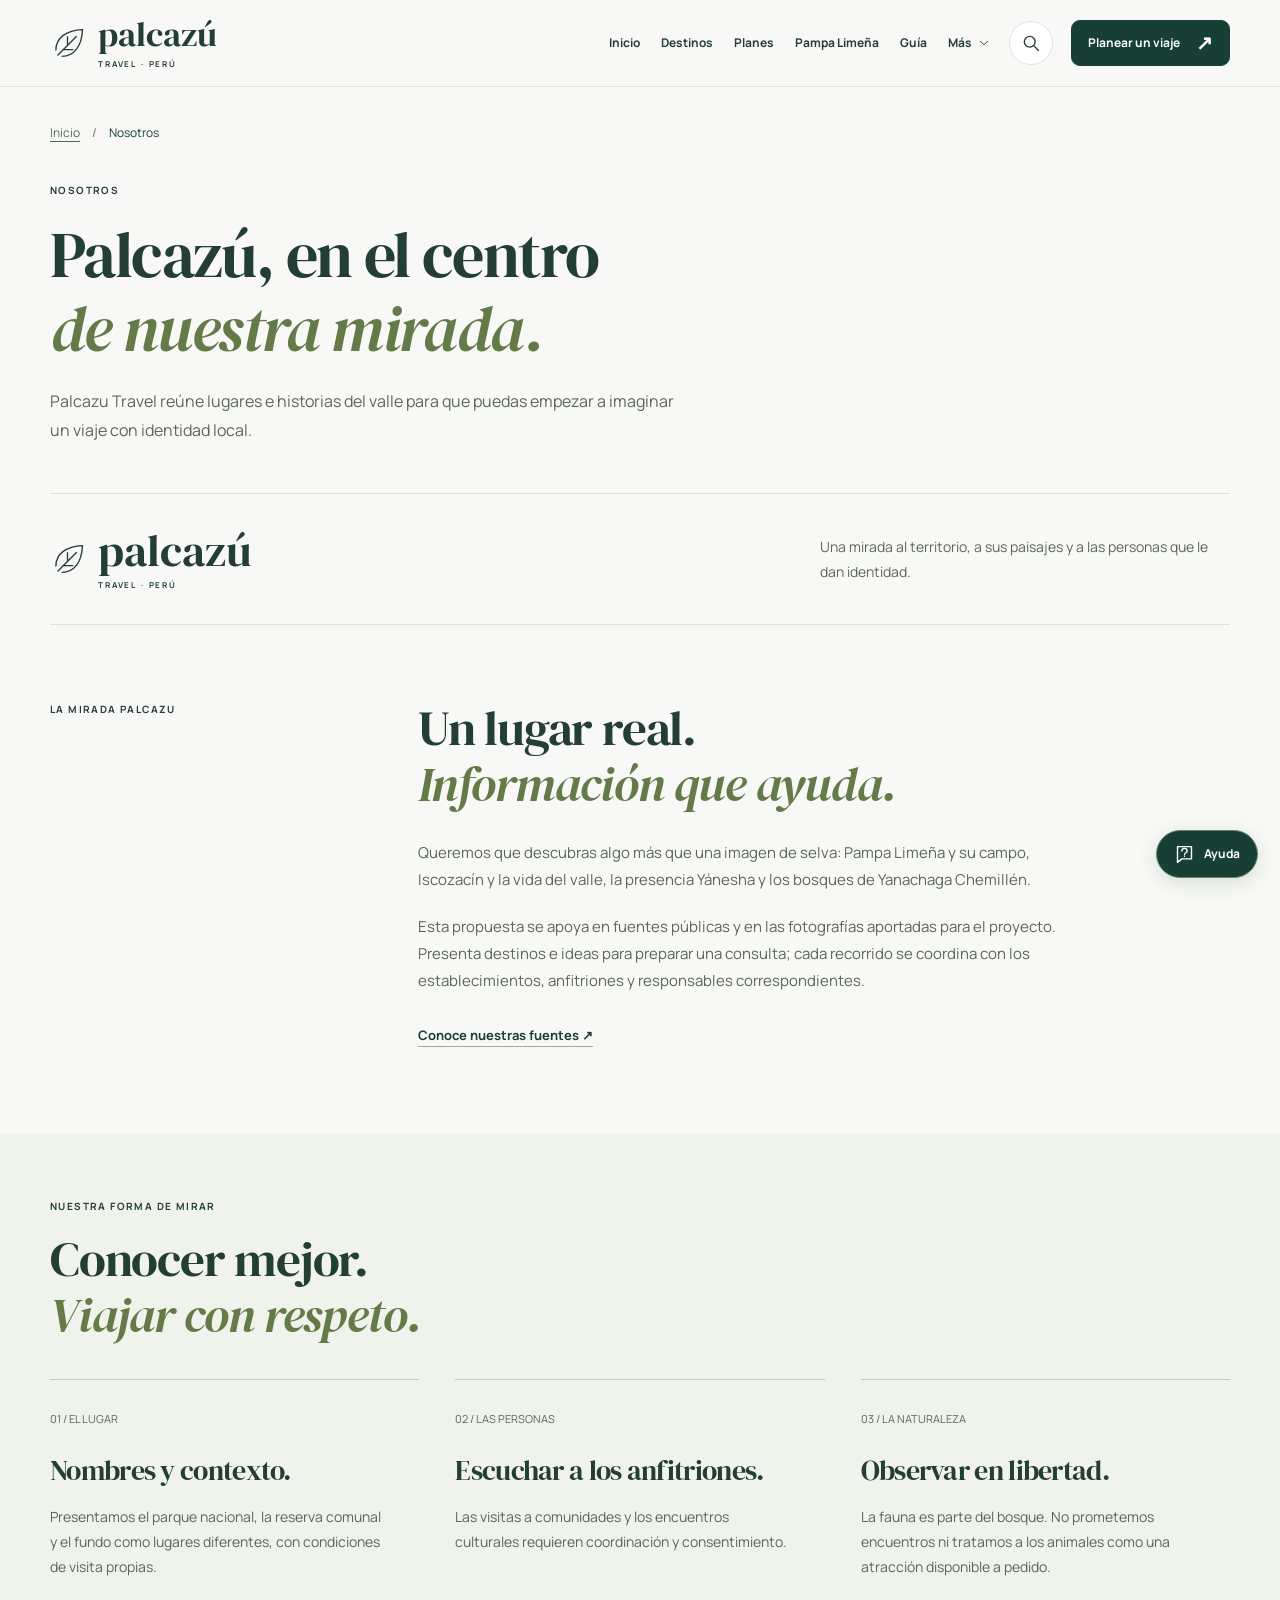
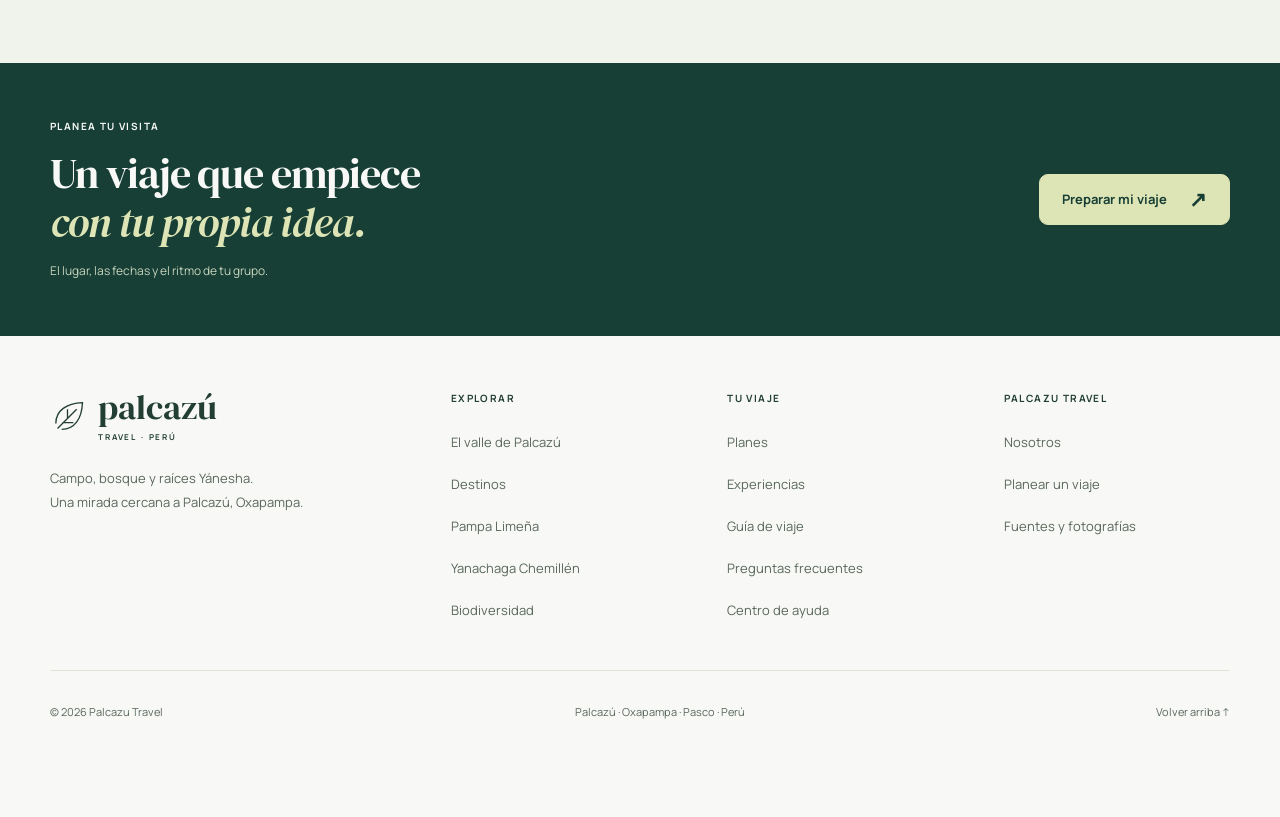
<file: nosotros.html>
<!doctype html>
<html lang="es">
<head>
<meta charset="utf-8">
<meta name="viewport" content="width=device-width, initial-scale=1">
<meta name="theme-color" content="#173f35">
<meta name="description" content="Palcazu Travel: información local, fuentes públicas y una forma respetuosa de descubrir el valle del Palcazú.">
<title>Nuestra mirada sobre Palcazú | Palcazu Travel</title>
<link rel="icon" href="assets/favicon.svg" type="image/svg+xml">
<link rel="stylesheet" href="assets/fonts.css">
<link rel="stylesheet" href="styles.css?v=20261010b">
<link rel="stylesheet" href="interface.css?v=20261010b">
<script src="script.js?v=20261010b" defer></script>
<script src="guide-data.js?v=20261010b" defer></script>
<script src="help.js?v=20261010b" defer></script>
<noscript><style>@media(max-width:1000px){.header{position:static}.nav{height:auto;flex-wrap:wrap;padding-block:18px}.navigation{display:flex;flex-wrap:wrap;gap:8px 20px;position:static;width:100%;max-height:none;box-shadow:none;padding:12px 0 0}.navigation>a{font-size:13px}.navigation .mobile-contact{display:none}.mobile-explore{width:100%}.menu{display:none}.nav-button{margin-left:auto}}</style></noscript>
</head>
<body id="top">
<a class="skip" href="#contenido">Ir al contenido</a><header class="header"><div class="shell nav">
<a class="brand" href="index.html" aria-label="Palcazu Travel, inicio"><svg viewBox="0 0 48 48" fill="none" aria-hidden="true"><path d="M7 33C7 17 20 9 39 8c-1 19-9 32-25 32" stroke="currentColor" stroke-width="1.6"></path><path d="M9 39 32 16M15 32h13M21 26V16" stroke="currentColor" stroke-width="1.6"></path></svg><span>palcazú<span class="brand-small">TRAVEL · PERÚ</span></span></a><nav id="navigation" class="navigation" aria-label="Navegación principal"><a href="index.html">Inicio</a><a href="destinos.html">Destinos</a><a href="planes.html">Planes</a><a href="pampa-limena.html">Pampa Limeña</a><a href="guia.html">Guía</a><a class="mobile-contact" href="contacto.html">Planear un viaje ↗</a><details class="explore-menu"><summary>Más <svg viewBox="0 0 24 24" fill="none" stroke="currentColor" stroke-width="1.6" stroke-linecap="round" stroke-linejoin="round" aria-hidden="true"><path d="m6 9 6 6 6-6"/></svg></summary><div class="explore-panel"><span class="eyebrow">EXPLORAR PALCAZÚ</span><a href="palcazu.html">El valle de Palcazú</a><a href="yanachaga.html">Yanachaga Chemillén</a><a href="biodiversidad.html">Biodiversidad</a><a href="experiencias.html">Experiencias</a><a href="nosotros.html">Nosotros</a><a href="preguntas.html">Preguntas frecuentes</a><a href="ayuda.html">Centro de ayuda</a></div></details></nav><a class="header-search" href="ayuda.html#mapa" data-open-search aria-label="Buscar en toda la web"><svg viewBox="0 0 24 24" fill="none" stroke="currentColor" stroke-width="1.6" stroke-linecap="round" stroke-linejoin="round" aria-hidden="true"><circle cx="10.5" cy="10.5" r="6.5"/><path d="m16 16 5 5"/></svg></a><a class="nav-button" href="contacto.html"><span class="nav-label">Planear un viaje</span><span class="nav-label-short">Mi viaje</span><span class="nav-arrow" aria-hidden="true">↗</span></a><button class="menu" aria-label="Abrir menú" aria-controls="navigation" aria-expanded="false"><span></span><span></span></button>
</div></header><main id="contenido"><section class="page-intro shell"><nav class="crumb" aria-label="Migas de pan"><a href="index.html">Inicio</a><span aria-hidden="true">/</span><span aria-current="page">Nosotros</span></nav>
<div class="intro-title reveal">
<span class="eyebrow">Nosotros</span><h1>Palcazú, en el centro<br><em>de nuestra mirada.</em>
</h1>
<p>Palcazu Travel reúne lugares e historias del valle para que puedas empezar a imaginar un viaje con identidad local.</p>
</div></section><div class="shell identity-panel reveal">
<a class="brand" href="index.html" aria-label="Palcazu Travel, inicio"><svg viewBox="0 0 48 48" fill="none" aria-hidden="true"><path d="M7 33C7 17 20 9 39 8c-1 19-9 32-25 32" stroke="currentColor" stroke-width="1.6"></path><path d="M9 39 32 16M15 32h13M21 26V16" stroke="currentColor" stroke-width="1.6"></path></svg><span>palcazú<span class="brand-small">TRAVEL · PERÚ</span></span></a><p>Una mirada al territorio, a sus paisajes y a las personas que le dan identidad.</p>
</div>
<section class="shell section local-intro" id="filosofia"><span class="eyebrow">LA MIRADA PALCAZU</span><div>
<h2>Un lugar real.<br><em>Información que ayuda.</em>
</h2>
<p>Queremos que descubras algo más que una imagen de selva: Pampa Limeña y su campo, Iscozacín y la vida del valle, la presencia Yánesha y los bosques de Yanachaga Chemillén.</p>
<p>Esta propuesta se apoya en fuentes públicas y en las fotografías aportadas para el proyecto. Presenta destinos e ideas para preparar una consulta; cada recorrido se coordina con los establecimientos, anfitriones y responsables correspondientes.</p>
<a class="text-link" href="fuentes.html">Conoce nuestras fuentes ↗</a>
</div></section><section class="values-section" id="compromiso"><div class="shell">
<div class="section-head reveal">
<div>
<span class="eyebrow">NUESTRA FORMA DE MIRAR</span><h2>Conocer mejor.<br><em>Viajar con respeto.</em>
</h2>
</div>
<div class="section-side"></div>
</div>
<div class="values">
<article><span>01 / EL LUGAR</span><h3>Nombres y contexto.</h3>
<p>Presentamos el parque nacional, la reserva comunal y el fundo como lugares diferentes, con condiciones de visita propias.</p></article><article><span>02 / LAS PERSONAS</span><h3>Escuchar a los anfitriones.</h3>
<p>Las visitas a comunidades y los encuentros culturales requieren coordinación y consentimiento.</p></article><article><span>03 / LA NATURALEZA</span><h3>Observar en libertad.</h3>
<p>La fauna es parte del bosque. No prometemos encuentros ni tratamos a los animales como una atracción disponible a pedido.</p></article>
</div>
</div></section><section class="journey"><div class="shell journey-inner reveal">
<div>
<span class="eyebrow">PLANEA TU VISITA</span><h2>Un viaje que empiece<br><em>con tu propia idea.</em>
</h2>
<span class="journey-note">El lugar, las fechas y el ritmo de tu grupo.</span>
</div>
<a class="button light" href="contacto.html">Preparar mi viaje <span aria-hidden="true">↗</span></a>
</div></section></main><footer class="footer"><div class="shell">
<div class="footer-grid">
<div class="footer-brand">
<a class="brand" href="index.html" aria-label="Palcazu Travel, inicio"><svg viewBox="0 0 48 48" fill="none" aria-hidden="true"><path d="M7 33C7 17 20 9 39 8c-1 19-9 32-25 32" stroke="currentColor" stroke-width="1.6"></path><path d="M9 39 32 16M15 32h13M21 26V16" stroke="currentColor" stroke-width="1.6"></path></svg><span>palcazú<span class="brand-small">TRAVEL · PERÚ</span></span></a><p>Campo, bosque y raíces Yánesha.<br>Una mirada cercana a Palcazú, Oxapampa.</p>
</div>
<div class="footer-group">
<span class="eyebrow">EXPLORAR</span><nav aria-label="Explorar Palcazú"><a href="palcazu.html">El valle de Palcazú</a><a href="destinos.html">Destinos</a><a href="pampa-limena.html">Pampa Limeña</a><a href="yanachaga.html">Yanachaga Chemillén</a><a href="biodiversidad.html">Biodiversidad</a></nav>
</div>
<div class="footer-group">
<span class="eyebrow">TU VIAJE</span><nav aria-label="Organizar el viaje"><a href="planes.html">Planes</a><a href="experiencias.html">Experiencias</a><a href="guia.html">Guía de viaje</a><a href="preguntas.html">Preguntas frecuentes</a><a href="ayuda.html">Centro de ayuda</a></nav>
</div>
<div class="footer-group">
<span class="eyebrow">PALCAZU TRAVEL</span><nav aria-label="Sobre Palcazu Travel"><a href="nosotros.html">Nosotros</a><a href="contacto.html">Planear un viaje</a><a href="fuentes.html">Fuentes y fotografías</a></nav>
</div>
</div>
<div class="footer-bottom">
<span>© <span data-year>2026</span> Palcazu Travel</span><span>Palcazú · Oxapampa · Pasco · Perú</span><a href="#top">Volver arriba ↑</a>
</div>
</div></footer><div class="scroll-progress" aria-hidden="true"></div>
<a class="floating-help" href="ayuda.html" data-open-help aria-label="Abrir ayuda para tu viaje"><svg viewBox="0 0 24 24" fill="none" stroke="currentColor" stroke-width="1.6" stroke-linecap="round" stroke-linejoin="round" aria-hidden="true"><path d="M4 3h16v14H9l-5 4V3Z"/><path d="M9 8a3 3 0 0 1 6 0c0 2-3 2-3 4m0 2h.01"/></svg><span>Ayuda</span></a>
<dialog id="site-search-dialog" class="utility-dialog search-dialog" aria-labelledby="site-search-title">
<div class="utility-heading"><div><span class="eyebrow">ENCUENTRA LO QUE BUSCAS</span><h2 id="site-search-title">Todo Palcazú, a mano.</h2></div><button class="utility-close" type="button" data-close-utility aria-label="Cerrar búsqueda">×</button></div>
<label class="sr-only" for="site-search-input">Buscar en toda la web</label><div class="search-input"><svg viewBox="0 0 24 24" fill="none" stroke="currentColor" stroke-width="1.6" stroke-linecap="round" stroke-linejoin="round" aria-hidden="true"><circle cx="10.5" cy="10.5" r="6.5"/><path d="m16 16 5 5"/></svg><input id="site-search-input" type="search" placeholder="Un lugar, un plan, una pregunta…" autocomplete="off" maxlength="100"><button id="site-search-clear" type="button" aria-label="Borrar búsqueda" hidden>×</button></div>
<p id="site-search-status" class="utility-status" role="status" aria-live="polite"></p><div id="site-search-results" class="site-search-results"></div>
<div id="site-search-empty" class="search-empty" hidden><h3>Prueba con otra palabra.</h3><p>Busca “Pampa”, “qué llevar”, “cascadas” o explora las secciones.</p><a class="text-link" href="ayuda.html#mapa">Ver todas las secciones ↗</a></div>
</dialog>
<dialog id="travel-help-dialog" class="utility-dialog help-dialog" aria-labelledby="travel-help-title">
<div class="utility-heading"><div><span class="eyebrow">PALCAZU TRAVEL</span><h2 id="travel-help-title">Ayuda para tu viaje</h2></div><button class="utility-close" type="button" data-close-utility aria-label="Cerrar ayuda">×</button></div>
<div class="help-tabs" role="tablist" aria-label="Tipo de ayuda"><button id="quick-guide-tab" type="button" role="tab" aria-selected="true" aria-controls="quick-guide-panel">Guía rápida</button><button id="ai-assistant-tab" type="button" role="tab" tabindex="-1" aria-selected="false" aria-controls="ai-assistant-panel">Asistente IA</button></div>
<section id="quick-guide-panel" role="tabpanel" aria-labelledby="quick-guide-tab"><p class="help-intro">Respuestas de nuestra guía, con enlaces para seguir explorando.</p><form id="help-guide-form"><label for="help-guide-input">¿Qué necesitas saber?</label><div class="guide-search-row"><input id="help-guide-input" type="search" placeholder="Pampa Limeña, precios, qué llevar…" maxlength="150" autocomplete="off"><button class="button" type="submit">Buscar</button></div></form>
<div class="help-topics" aria-label="Temas frecuentes"><button type="button" data-guide-topic="pampa">Pampa Limeña</button><button type="button" data-guide-topic="paujil">Visitar el parque</button><button type="button" data-guide-topic="clima">Cuándo viajar</button><button type="button" data-guide-topic="equipaje">Qué llevar</button><button type="button" data-guide-topic="precios">Precios y consulta</button></div>
<p id="help-guide-status" class="utility-status" role="status" aria-live="polite"></p><div id="help-guide-results" class="guide-results"></div></section>
<section id="ai-assistant-panel" role="tabpanel" aria-labelledby="ai-assistant-tab" hidden><p id="assistant-availability" class="assistant-availability" role="status">Comprobando disponibilidad…</p>
<div id="assistant-unavailable" class="assistant-unavailable" hidden><span class="assistant-symbol" aria-hidden="true"><svg viewBox="0 0 24 24" fill="none" stroke="currentColor" stroke-width="1.6" stroke-linecap="round" stroke-linejoin="round" aria-hidden="true"><path d="M4 3h16v14H9l-5 4V3Z"/><path d="M9 8a3 3 0 0 1 6 0c0 2-3 2-3 4m0 2h.01"/></svg></span><h3>La guía sigue a tu lado.</h3><p>El chat de IA todavía no está habilitado. Puedes encontrar respuestas sobre el valle, el parque y cómo preparar tu visita en la guía rápida.</p><button class="button secondary" type="button" id="back-to-guide">Consultar la guía</button></div>
<div id="assistant-connected" hidden><p class="assistant-privacy">Tus preguntas se procesan con un servicio de IA. Evita incluir datos personales y confirma las condiciones de tu viaje.</p>
<div class="chat-toolbar"><span>Conversación actual</span><button type="button" class="text-link" id="assistant-reset">Empezar de nuevo</button></div><div id="assistant-messages" class="assistant-messages" role="log" aria-label="Conversación con el asistente" aria-live="polite" aria-relevant="additions"></div>
<p id="assistant-status" class="utility-status" role="status" aria-live="polite"></p><button id="assistant-retry" class="text-link" type="button" hidden>Reintentar respuesta ↗</button>
<form id="assistant-form"><label for="assistant-input">Tu pregunta</label><textarea id="assistant-input" rows="2" maxlength="1000" placeholder="Quiero conocer Palcazú. ¿Por dónde empiezo?" required></textarea><div class="assistant-actions"><small>Hasta 1.000 caracteres.</small><button id="assistant-stop" class="button secondary" type="button" hidden>Detener</button><button id="assistant-send" class="button" type="submit">Enviar <span aria-hidden="true">↑</span></button></div></form></div></section>
<div class="help-bottom"><a href="ayuda.html">Centro de ayuda ↗</a><a href="contacto.html">Preparar mi viaje ↗</a></div></dialog>
</body>
</html>
</file>
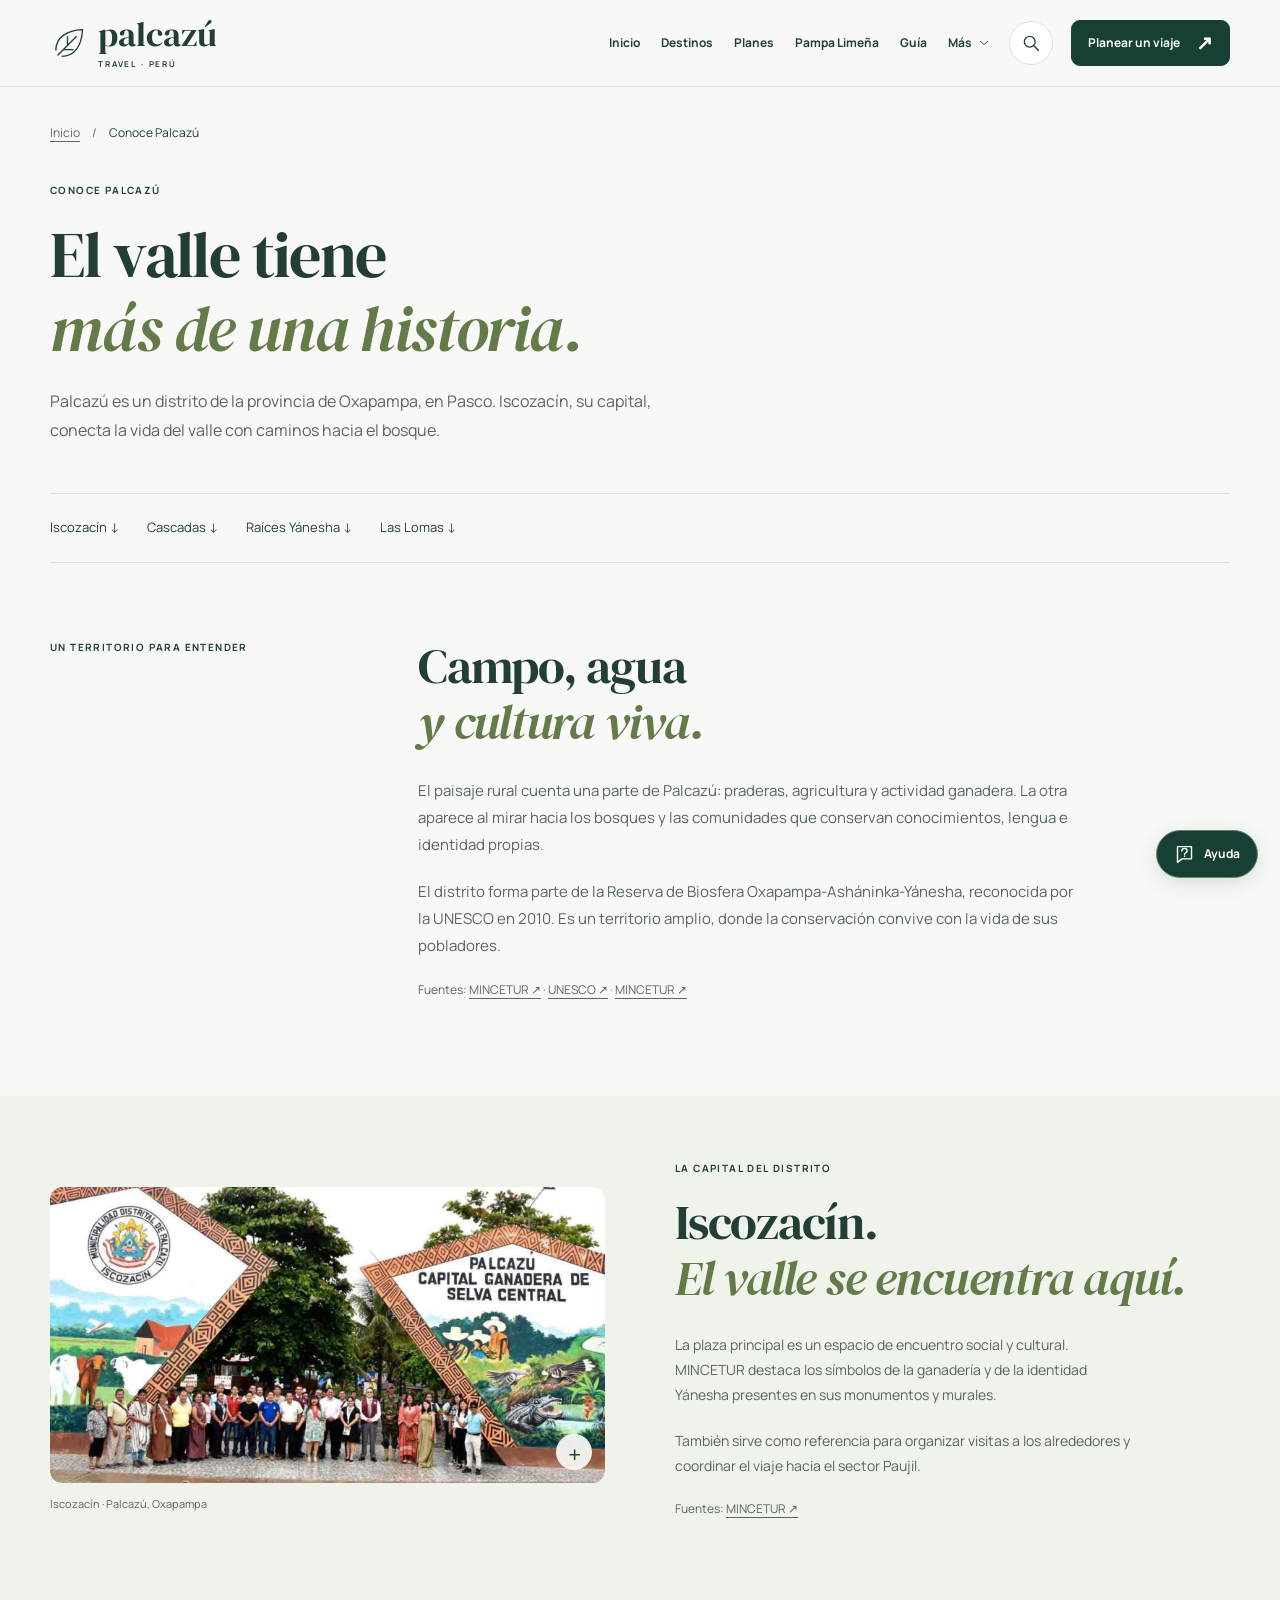
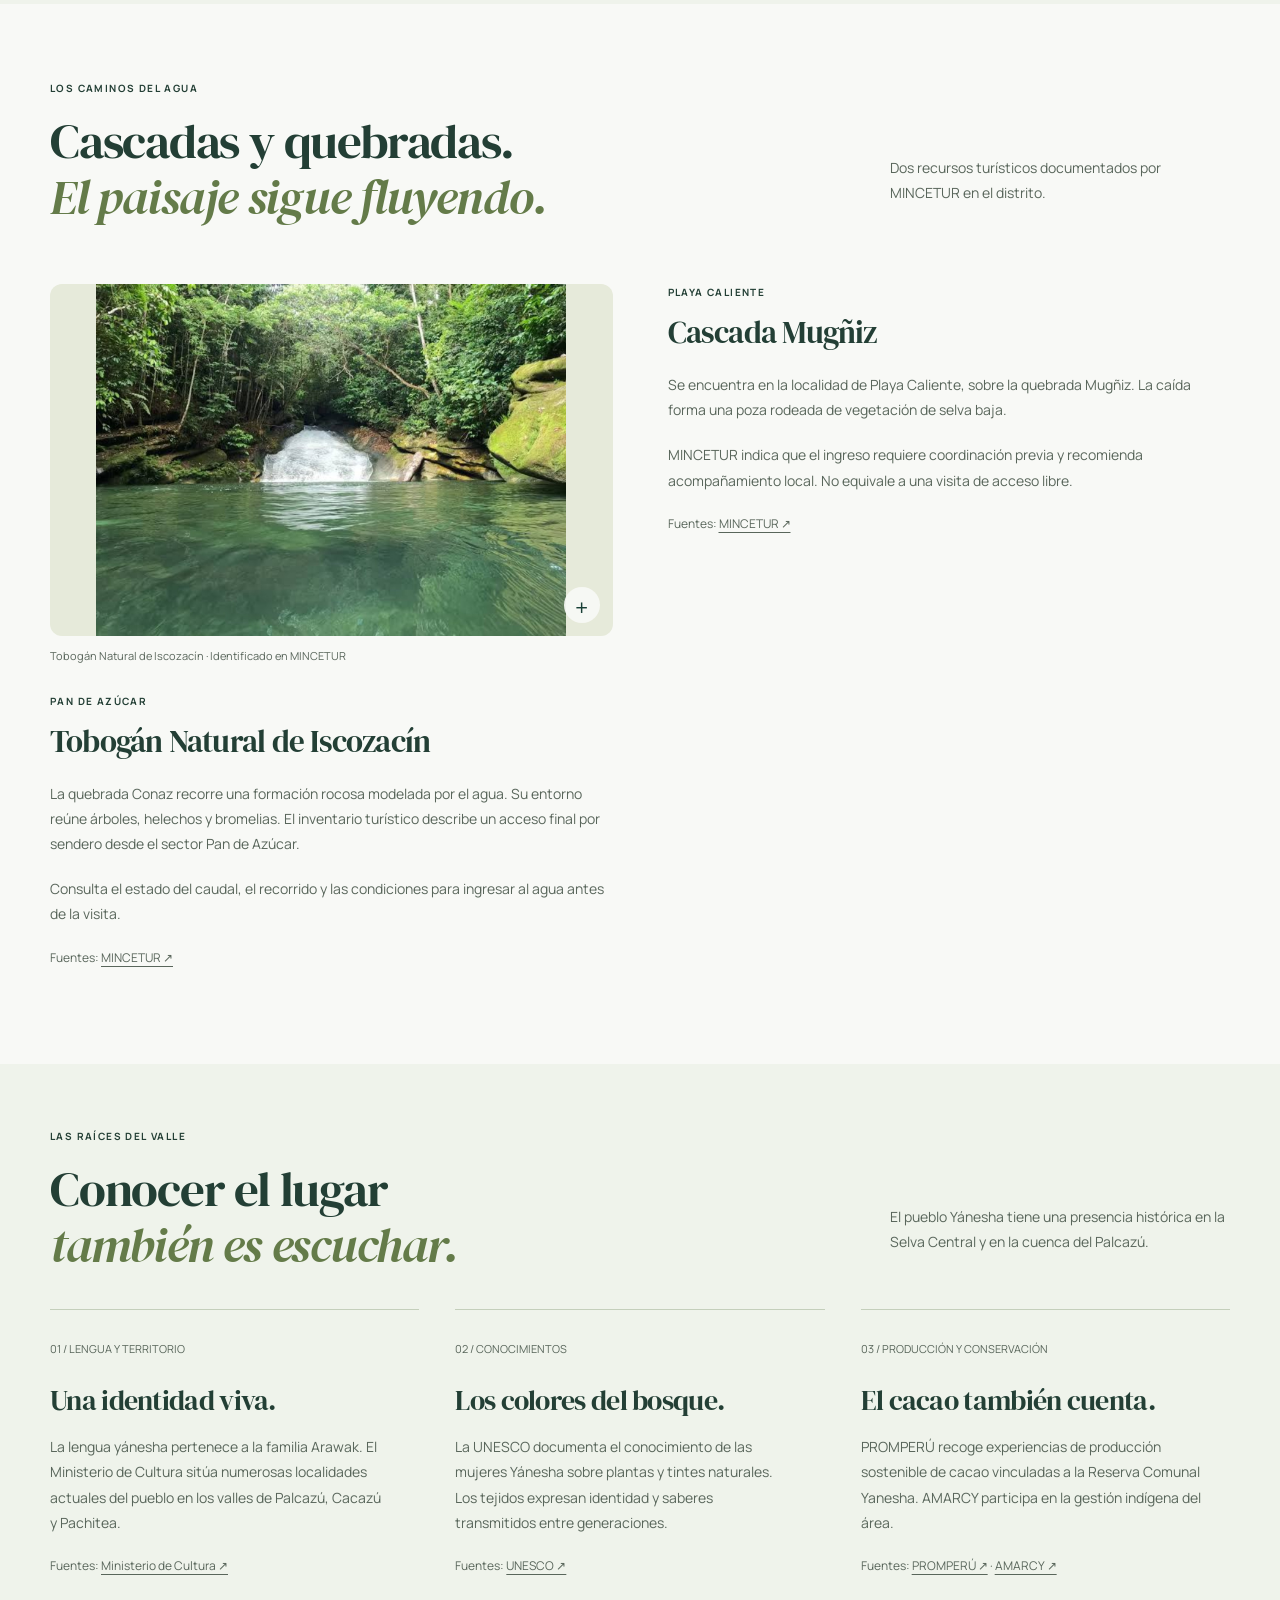
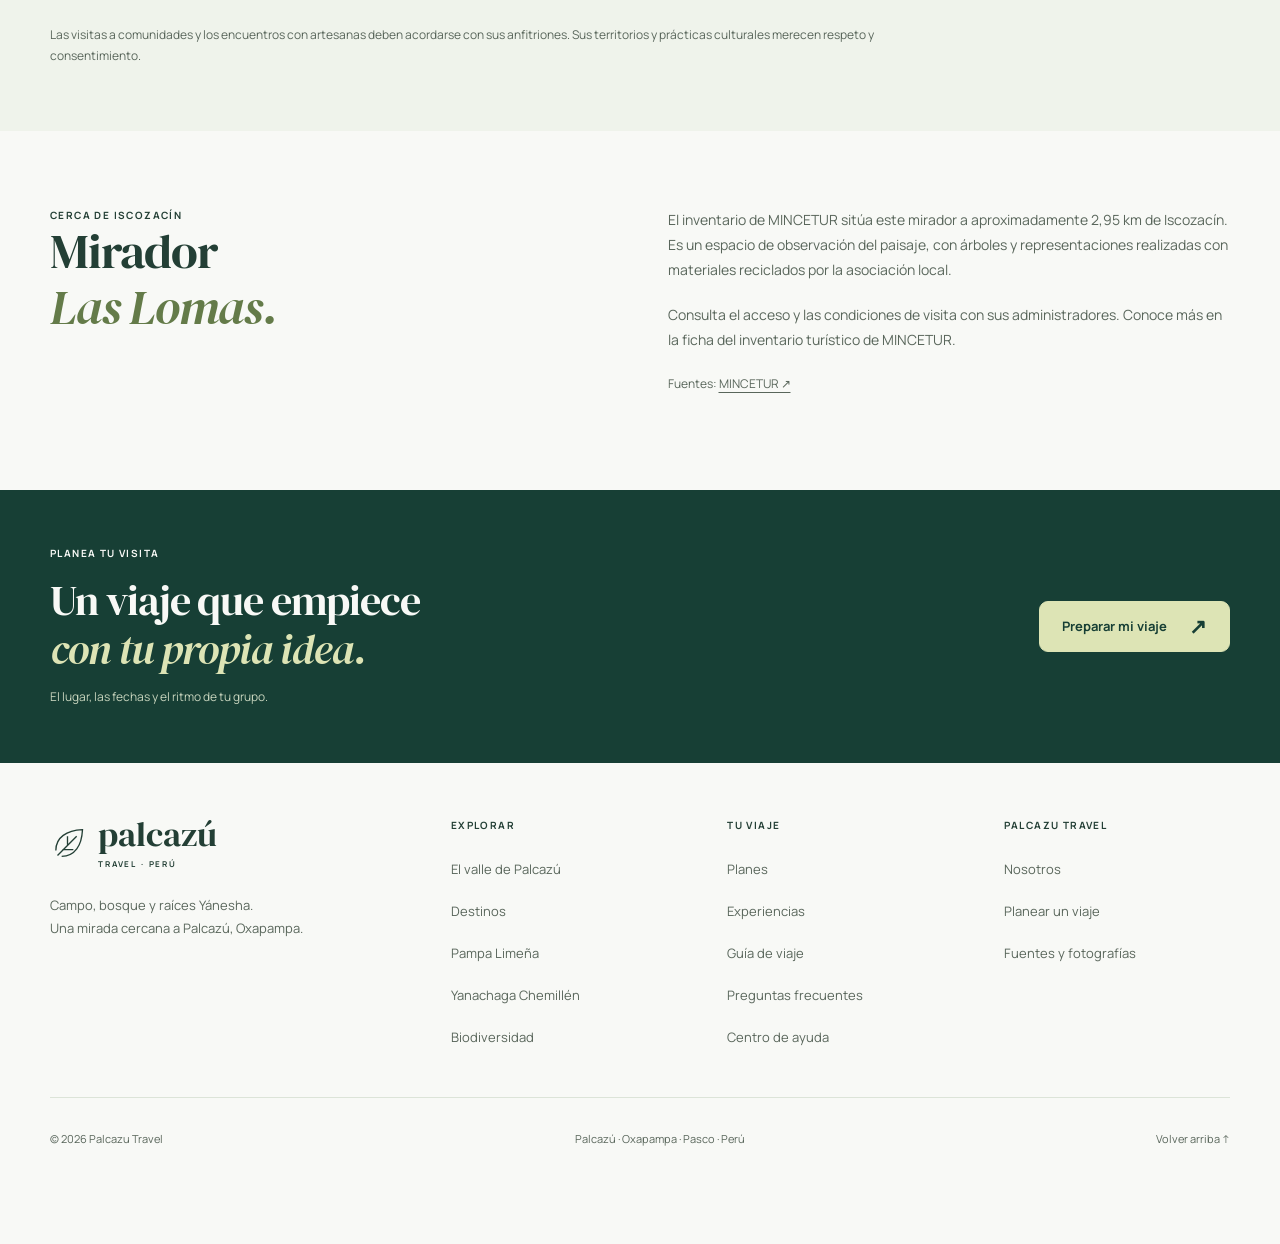
<file: palcazu.html>
<!doctype html>
<html lang="es">
<head>
<meta charset="utf-8">
<meta name="viewport" content="width=device-width, initial-scale=1">
<meta name="theme-color" content="#173f35">
<meta name="description" content="Guía del territorio de Palcazú: Iscozacín, cultura Yánesha, cacao, ganadería, Tobogán Natural, Cascada Mugñiz y Mirador Las Lomas.">
<title>Conoce Palcazú | Palcazu Travel</title>
<link rel="icon" href="assets/favicon.svg" type="image/svg+xml">
<link rel="stylesheet" href="assets/fonts.css">
<link rel="stylesheet" href="styles.css?v=20261010b">
<link rel="stylesheet" href="interface.css?v=20261010b">
<script src="script.js?v=20261010b" defer></script>
<script src="guide-data.js?v=20261010b" defer></script>
<script src="help.js?v=20261010b" defer></script>
<noscript><style>@media(max-width:1000px){.header{position:static}.nav{height:auto;flex-wrap:wrap;padding-block:18px}.navigation{display:flex;flex-wrap:wrap;gap:8px 20px;position:static;width:100%;max-height:none;box-shadow:none;padding:12px 0 0}.navigation>a{font-size:13px}.navigation .mobile-contact{display:none}.mobile-explore{width:100%}.menu{display:none}.nav-button{margin-left:auto}}</style></noscript>
</head>
<body id="top">
<a class="skip" href="#contenido">Ir al contenido</a><header class="header"><div class="shell nav">
<a class="brand" href="index.html" aria-label="Palcazu Travel, inicio"><svg viewBox="0 0 48 48" fill="none" aria-hidden="true"><path d="M7 33C7 17 20 9 39 8c-1 19-9 32-25 32" stroke="currentColor" stroke-width="1.6"></path><path d="M9 39 32 16M15 32h13M21 26V16" stroke="currentColor" stroke-width="1.6"></path></svg><span>palcazú<span class="brand-small">TRAVEL · PERÚ</span></span></a><nav id="navigation" class="navigation" aria-label="Navegación principal"><a href="index.html">Inicio</a><a href="destinos.html">Destinos</a><a href="planes.html">Planes</a><a href="pampa-limena.html">Pampa Limeña</a><a href="guia.html">Guía</a><a class="mobile-contact" href="contacto.html">Planear un viaje ↗</a><details class="explore-menu"><summary>Más <svg viewBox="0 0 24 24" fill="none" stroke="currentColor" stroke-width="1.6" stroke-linecap="round" stroke-linejoin="round" aria-hidden="true"><path d="m6 9 6 6 6-6"/></svg></summary><div class="explore-panel"><span class="eyebrow">EXPLORAR PALCAZÚ</span><a href="palcazu.html">El valle de Palcazú</a><a href="yanachaga.html">Yanachaga Chemillén</a><a href="biodiversidad.html">Biodiversidad</a><a href="experiencias.html">Experiencias</a><a href="nosotros.html">Nosotros</a><a href="preguntas.html">Preguntas frecuentes</a><a href="ayuda.html">Centro de ayuda</a></div></details></nav><a class="header-search" href="ayuda.html#mapa" data-open-search aria-label="Buscar en toda la web"><svg viewBox="0 0 24 24" fill="none" stroke="currentColor" stroke-width="1.6" stroke-linecap="round" stroke-linejoin="round" aria-hidden="true"><circle cx="10.5" cy="10.5" r="6.5"/><path d="m16 16 5 5"/></svg></a><a class="nav-button" href="contacto.html"><span class="nav-label">Planear un viaje</span><span class="nav-label-short">Mi viaje</span><span class="nav-arrow" aria-hidden="true">↗</span></a><button class="menu" aria-label="Abrir menú" aria-controls="navigation" aria-expanded="false"><span></span><span></span></button>
</div></header><main id="contenido"><section class="page-intro shell"><nav class="crumb" aria-label="Migas de pan"><a href="index.html">Inicio</a><span aria-hidden="true">/</span><span aria-current="page">Conoce Palcazú</span></nav>
<div class="intro-title reveal">
<span class="eyebrow">Conoce Palcazú</span><h1>El valle tiene<br><em>más de una historia.</em>
</h1>
<p>Palcazú es un distrito de la provincia de Oxapampa, en Pasco. Iscozacín, su capital, conecta la vida del valle con caminos hacia el bosque.</p>
</div></section><nav class="shell local-links" aria-label="Secciones de Palcazú"><a href="#iscozacin">Iscozacín ↓</a><a href="#agua">Cascadas ↓</a><a href="#yanesha">Raíces Yánesha ↓</a><a href="#mirador">Las Lomas ↓</a></nav><section class="shell section local-intro"><span class="eyebrow">UN TERRITORIO PARA ENTENDER</span><div>
<h2>Campo, agua<br><em>y cultura viva.</em>
</h2>
<p>El paisaje rural cuenta una parte de Palcazú: praderas, agricultura y actividad ganadera. La otra aparece al mirar hacia los bosques y las comunidades que conservan conocimientos, lengua e identidad propias.</p>
<p>El distrito forma parte de la Reserva de Biosfera Oxapampa-Asháninka-Yánesha, reconocida por la UNESCO en 2010. Es un territorio amplio, donde la conservación convive con la vida de sus pobladores.</p>
<p class="source-note">Fuentes: <a href="fuentes.html#plaza">MINCETUR ↗</a> · <a href="fuentes.html#bioay">UNESCO ↗</a> · <a href="fuentes.html#provincias">MINCETUR ↗</a></p>
</div></section><section class="story-section" id="iscozacin"><div class="shell story-grid">
<figure class="story-photo reveal"><button class="photo-open" type="button" data-photo="assets/iscozacin.jpg" data-caption="Iscozacín · Fotografía compartida para el proyecto" aria-label="Ampliar: Encuentro frente a los murales de Palcazú e Iscozacín"><img src="assets/iscozacin.jpg" alt="Encuentro frente a los murales de Palcazú e Iscozacín" width="1536" height="819" loading="lazy" decoding="async"><span class="zoom-icon" aria-hidden="true">+</span></button><figcaption>Iscozacín · Palcazú, Oxapampa</figcaption></figure><div class="story-copy reveal">
<span class="eyebrow">LA CAPITAL DEL DISTRITO</span><h2>Iscozacín.<br><em>El valle se encuentra aquí.</em>
</h2>
<p>La plaza principal es un espacio de encuentro social y cultural. MINCETUR destaca los símbolos de la ganadería y de la identidad Yánesha presentes en sus monumentos y murales.</p>
<p>También sirve como referencia para organizar visitas a los alrededores y coordinar el viaje hacia el sector Paujil.</p>
<p class="source-note">Fuentes: <a href="fuentes.html#plaza">MINCETUR ↗</a></p>
</div>
</div></section><section class="shell section" id="agua"><div class="section-head reveal">
<div>
<span class="eyebrow">LOS CAMINOS DEL AGUA</span><h2>Cascadas y quebradas.<br><em>El paisaje sigue fluyendo.</em>
</h2>
</div>
<div class="section-side"><p>Dos recursos turísticos documentados por MINCETUR en el distrito.</p></div>
</div>
<div class="resource-grid">
<article class="resource-item reveal"><figure class="resource-photo"><button class="photo-open" type="button" data-photo="assets/agua-bosque.jpg" data-caption="Tobogán Natural de Iscozacín · Fotografía aportada; correspondencia visual con la ficha de MINCETUR." aria-label="Ampliar: Tobogán Natural de Iscozacín, poza y formación rocosa rodeadas de bosque"><img src="assets/agua-bosque.jpg" alt="Tobogán Natural de Iscozacín, poza y formación rocosa rodeadas de bosque" width="1536" height="1150" loading="lazy" decoding="async"><span class="zoom-icon" aria-hidden="true">+</span></button><figcaption>Tobogán Natural de Iscozacín · Identificado en MINCETUR</figcaption></figure><span class="eyebrow">PAN DE AZÚCAR</span><h3>Tobogán Natural de Iscozacín</h3>
<p>La quebrada Conaz recorre una formación rocosa modelada por el agua. Su entorno reúne árboles, helechos y bromelias. El inventario turístico describe un acceso final por sendero desde el sector Pan de Azúcar.</p>
<p>Consulta el estado del caudal, el recorrido y las condiciones para ingresar al agua antes de la visita.</p>
<p class="source-note">Fuentes: <a href="fuentes.html#tobogan">MINCETUR ↗</a></p></article><article class="resource-item reveal"><span class="eyebrow">PLAYA CALIENTE</span><h3>Cascada Mugñiz</h3>
<p>Se encuentra en la localidad de Playa Caliente, sobre la quebrada Mugñiz. La caída forma una poza rodeada de vegetación de selva baja.</p>
<p>MINCETUR indica que el ingreso requiere coordinación previa y recomienda acompañamiento local. No equivale a una visita de acceso libre.</p>
<p class="source-note">Fuentes: <a href="fuentes.html#mugniz">MINCETUR ↗</a></p></article>
</div></section><section class="values-section" id="yanesha"><div class="shell">
<div class="section-head reveal">
<div>
<span class="eyebrow">LAS RAÍCES DEL VALLE</span><h2>Conocer el lugar<br><em>también es escuchar.</em>
</h2>
</div>
<div class="section-side"><p>El pueblo Yánesha tiene una presencia histórica en la Selva Central y en la cuenca del Palcazú.</p></div>
</div>
<div class="values">
<article class="reveal"><span>01 / LENGUA Y TERRITORIO</span><h3>Una identidad viva.</h3>
<p>La lengua yánesha pertenece a la familia Arawak. El Ministerio de Cultura sitúa numerosas localidades actuales del pueblo en los valles de Palcazú, Cacazú y Pachitea.</p>
<p class="source-note">Fuentes: <a href="fuentes.html#yanesha">Ministerio de Cultura ↗</a></p></article><article class="reveal"><span>02 / CONOCIMIENTOS</span><h3>Los colores del bosque.</h3>
<p>La UNESCO documenta el conocimiento de las mujeres Yánesha sobre plantas y tintes naturales. Los tejidos expresan identidad y saberes transmitidos entre generaciones.</p>
<p class="source-note">Fuentes: <a href="fuentes.html#textiles">UNESCO ↗</a></p></article><article class="reveal"><span>03 / PRODUCCIÓN Y CONSERVACIÓN</span><h3>El cacao también cuenta.</h3>
<p>PROMPERÚ recoge experiencias de producción sostenible de cacao vinculadas a la Reserva Comunal Yanesha. AMARCY participa en la gestión indígena del área.</p>
<p class="source-note">Fuentes: <a href="fuentes.html#cacao">PROMPERÚ ↗</a> · <a href="fuentes.html#amarcy">AMARCY ↗</a></p></article>
</div>
<p class="catalog-note">Las visitas a comunidades y los encuentros con artesanas deben acordarse con sus anfitriones. Sus territorios y prácticas culturales merecen respeto y consentimiento.</p>
</div></section><section class="shell section" id="mirador"><div class="resource-grid">
<div>
<span class="eyebrow">CERCA DE ISCOZACÍN</span><h2>Mirador<br><em>Las Lomas.</em>
</h2>
</div>
<div>
<p>El inventario de MINCETUR sitúa este mirador a aproximadamente 2,95 km de Iscozacín. Es un espacio de observación del paisaje, con árboles y representaciones realizadas con materiales reciclados por la asociación local.</p>
<p>Consulta el acceso y las condiciones de visita con sus administradores. Conoce más en la ficha del inventario turístico de MINCETUR.</p>
<p class="source-note">Fuentes: <a href="fuentes.html#lomas">MINCETUR ↗</a></p>
</div>
</div></section><section class="journey"><div class="shell journey-inner reveal">
<div>
<span class="eyebrow">PLANEA TU VISITA</span><h2>Un viaje que empiece<br><em>con tu propia idea.</em>
</h2>
<span class="journey-note">El lugar, las fechas y el ritmo de tu grupo.</span>
</div>
<a class="button light" href="contacto.html">Preparar mi viaje <span aria-hidden="true">↗</span></a>
</div></section></main><footer class="footer"><div class="shell">
<div class="footer-grid">
<div class="footer-brand">
<a class="brand" href="index.html" aria-label="Palcazu Travel, inicio"><svg viewBox="0 0 48 48" fill="none" aria-hidden="true"><path d="M7 33C7 17 20 9 39 8c-1 19-9 32-25 32" stroke="currentColor" stroke-width="1.6"></path><path d="M9 39 32 16M15 32h13M21 26V16" stroke="currentColor" stroke-width="1.6"></path></svg><span>palcazú<span class="brand-small">TRAVEL · PERÚ</span></span></a><p>Campo, bosque y raíces Yánesha.<br>Una mirada cercana a Palcazú, Oxapampa.</p>
</div>
<div class="footer-group">
<span class="eyebrow">EXPLORAR</span><nav aria-label="Explorar Palcazú"><a href="palcazu.html">El valle de Palcazú</a><a href="destinos.html">Destinos</a><a href="pampa-limena.html">Pampa Limeña</a><a href="yanachaga.html">Yanachaga Chemillén</a><a href="biodiversidad.html">Biodiversidad</a></nav>
</div>
<div class="footer-group">
<span class="eyebrow">TU VIAJE</span><nav aria-label="Organizar el viaje"><a href="planes.html">Planes</a><a href="experiencias.html">Experiencias</a><a href="guia.html">Guía de viaje</a><a href="preguntas.html">Preguntas frecuentes</a><a href="ayuda.html">Centro de ayuda</a></nav>
</div>
<div class="footer-group">
<span class="eyebrow">PALCAZU TRAVEL</span><nav aria-label="Sobre Palcazu Travel"><a href="nosotros.html">Nosotros</a><a href="contacto.html">Planear un viaje</a><a href="fuentes.html">Fuentes y fotografías</a></nav>
</div>
</div>
<div class="footer-bottom">
<span>© <span data-year>2026</span> Palcazu Travel</span><span>Palcazú · Oxapampa · Pasco · Perú</span><a href="#top">Volver arriba ↑</a>
</div>
</div></footer><div class="scroll-progress" aria-hidden="true"></div>
<dialog id="photo-dialog" class="photo-dialog" aria-label="Fotografía ampliada"><button type="button" class="dialog-close" aria-label="Cerrar fotografía">×</button><figure><img id="dialog-photo" alt=""><figcaption id="dialog-caption"></figcaption></figure></dialog>
<a class="floating-help" href="ayuda.html" data-open-help aria-label="Abrir ayuda para tu viaje"><svg viewBox="0 0 24 24" fill="none" stroke="currentColor" stroke-width="1.6" stroke-linecap="round" stroke-linejoin="round" aria-hidden="true"><path d="M4 3h16v14H9l-5 4V3Z"/><path d="M9 8a3 3 0 0 1 6 0c0 2-3 2-3 4m0 2h.01"/></svg><span>Ayuda</span></a>
<dialog id="site-search-dialog" class="utility-dialog search-dialog" aria-labelledby="site-search-title">
<div class="utility-heading"><div><span class="eyebrow">ENCUENTRA LO QUE BUSCAS</span><h2 id="site-search-title">Todo Palcazú, a mano.</h2></div><button class="utility-close" type="button" data-close-utility aria-label="Cerrar búsqueda">×</button></div>
<label class="sr-only" for="site-search-input">Buscar en toda la web</label><div class="search-input"><svg viewBox="0 0 24 24" fill="none" stroke="currentColor" stroke-width="1.6" stroke-linecap="round" stroke-linejoin="round" aria-hidden="true"><circle cx="10.5" cy="10.5" r="6.5"/><path d="m16 16 5 5"/></svg><input id="site-search-input" type="search" placeholder="Un lugar, un plan, una pregunta…" autocomplete="off" maxlength="100"><button id="site-search-clear" type="button" aria-label="Borrar búsqueda" hidden>×</button></div>
<p id="site-search-status" class="utility-status" role="status" aria-live="polite"></p><div id="site-search-results" class="site-search-results"></div>
<div id="site-search-empty" class="search-empty" hidden><h3>Prueba con otra palabra.</h3><p>Busca “Pampa”, “qué llevar”, “cascadas” o explora las secciones.</p><a class="text-link" href="ayuda.html#mapa">Ver todas las secciones ↗</a></div>
</dialog>
<dialog id="travel-help-dialog" class="utility-dialog help-dialog" aria-labelledby="travel-help-title">
<div class="utility-heading"><div><span class="eyebrow">PALCAZU TRAVEL</span><h2 id="travel-help-title">Ayuda para tu viaje</h2></div><button class="utility-close" type="button" data-close-utility aria-label="Cerrar ayuda">×</button></div>
<div class="help-tabs" role="tablist" aria-label="Tipo de ayuda"><button id="quick-guide-tab" type="button" role="tab" aria-selected="true" aria-controls="quick-guide-panel">Guía rápida</button><button id="ai-assistant-tab" type="button" role="tab" tabindex="-1" aria-selected="false" aria-controls="ai-assistant-panel">Asistente IA</button></div>
<section id="quick-guide-panel" role="tabpanel" aria-labelledby="quick-guide-tab"><p class="help-intro">Respuestas de nuestra guía, con enlaces para seguir explorando.</p><form id="help-guide-form"><label for="help-guide-input">¿Qué necesitas saber?</label><div class="guide-search-row"><input id="help-guide-input" type="search" placeholder="Pampa Limeña, precios, qué llevar…" maxlength="150" autocomplete="off"><button class="button" type="submit">Buscar</button></div></form>
<div class="help-topics" aria-label="Temas frecuentes"><button type="button" data-guide-topic="pampa">Pampa Limeña</button><button type="button" data-guide-topic="paujil">Visitar el parque</button><button type="button" data-guide-topic="clima">Cuándo viajar</button><button type="button" data-guide-topic="equipaje">Qué llevar</button><button type="button" data-guide-topic="precios">Precios y consulta</button></div>
<p id="help-guide-status" class="utility-status" role="status" aria-live="polite"></p><div id="help-guide-results" class="guide-results"></div></section>
<section id="ai-assistant-panel" role="tabpanel" aria-labelledby="ai-assistant-tab" hidden><p id="assistant-availability" class="assistant-availability" role="status">Comprobando disponibilidad…</p>
<div id="assistant-unavailable" class="assistant-unavailable" hidden><span class="assistant-symbol" aria-hidden="true"><svg viewBox="0 0 24 24" fill="none" stroke="currentColor" stroke-width="1.6" stroke-linecap="round" stroke-linejoin="round" aria-hidden="true"><path d="M4 3h16v14H9l-5 4V3Z"/><path d="M9 8a3 3 0 0 1 6 0c0 2-3 2-3 4m0 2h.01"/></svg></span><h3>La guía sigue a tu lado.</h3><p>El chat de IA todavía no está habilitado. Puedes encontrar respuestas sobre el valle, el parque y cómo preparar tu visita en la guía rápida.</p><button class="button secondary" type="button" id="back-to-guide">Consultar la guía</button></div>
<div id="assistant-connected" hidden><p class="assistant-privacy">Tus preguntas se procesan con un servicio de IA. Evita incluir datos personales y confirma las condiciones de tu viaje.</p>
<div class="chat-toolbar"><span>Conversación actual</span><button type="button" class="text-link" id="assistant-reset">Empezar de nuevo</button></div><div id="assistant-messages" class="assistant-messages" role="log" aria-label="Conversación con el asistente" aria-live="polite" aria-relevant="additions"></div>
<p id="assistant-status" class="utility-status" role="status" aria-live="polite"></p><button id="assistant-retry" class="text-link" type="button" hidden>Reintentar respuesta ↗</button>
<form id="assistant-form"><label for="assistant-input">Tu pregunta</label><textarea id="assistant-input" rows="2" maxlength="1000" placeholder="Quiero conocer Palcazú. ¿Por dónde empiezo?" required></textarea><div class="assistant-actions"><small>Hasta 1.000 caracteres.</small><button id="assistant-stop" class="button secondary" type="button" hidden>Detener</button><button id="assistant-send" class="button" type="submit">Enviar <span aria-hidden="true">↑</span></button></div></form></div></section>
<div class="help-bottom"><a href="ayuda.html">Centro de ayuda ↗</a><a href="contacto.html">Preparar mi viaje ↗</a></div></dialog>
</body>
</html>
</file>
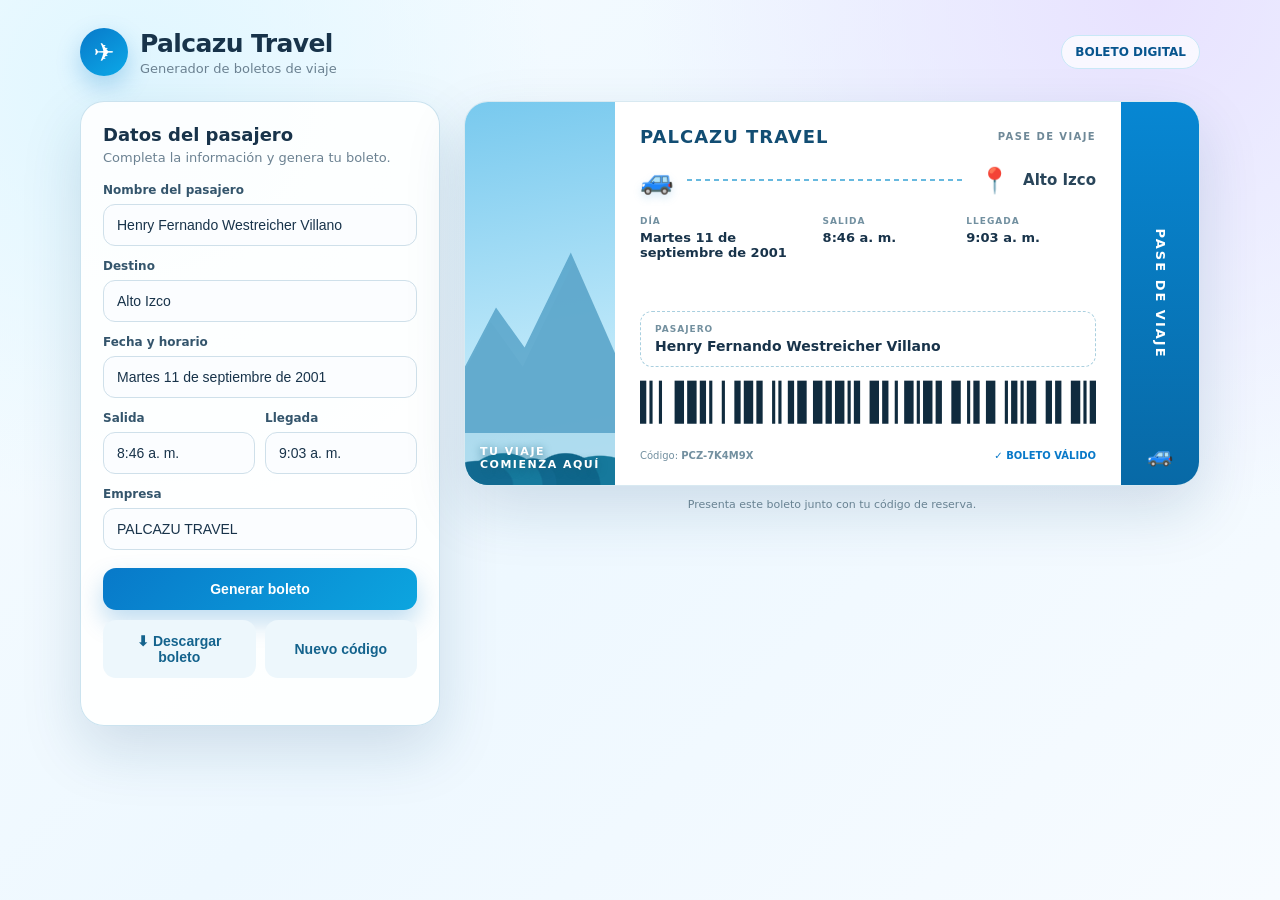
<file: palcazu_travel_generador-1.html>
<!DOCTYPE html>
<html lang="es">
<head>
<meta charset="UTF-8">
<meta name="viewport" content="width=device-width, initial-scale=1.0">
<title>Palcazu Travel — Generador de boletos digitales</title>
<style>
  :root{
    --blue:#0879c9;
    --blue-dark:#07558e;
    --sky:#eaf7ff;
    --ink:#18334a;
    --muted:#6c8292;
    --line:#cfe4ef;
    --white:#fff;
    --shadow:0 24px 60px rgba(12,70,105,.15);
  }
  *{box-sizing:border-box}
  body{
    margin:0;
    min-height:100vh;
    font-family:Inter,system-ui,-apple-system,BlinkMacSystemFont,"Segoe UI",sans-serif;
    color:var(--ink);
    background:
      radial-gradient(circle at 10% 10%, #dff6ff 0, transparent 30%),
      radial-gradient(circle at 90% 0%, #e8e2ff 0, transparent 35%),
      linear-gradient(135deg,#f7fcff,#eef8ff 50%,#f7fbff);
    padding:28px 16px 50px;
  }
  .app{max-width:1120px;margin:auto}
  header{
    display:flex;align-items:center;justify-content:space-between;gap:18px;
    margin-bottom:25px;
    animation:drop .65s ease both;
  }
  .brand{display:flex;align-items:center;gap:12px}
  .brand-mark{
    width:48px;height:48px;border-radius:50%;
    display:grid;place-items:center;color:white;font-size:25px;
    background:linear-gradient(145deg,var(--blue),#0ca9e8);
    box-shadow:0 10px 25px rgba(8,121,201,.28);
  }
  h1{font-size:25px;margin:0 0 3px;letter-spacing:-.6px}
  .subtitle{font-size:13px;color:var(--muted)}
  .badge{
    border:1px solid #c9e8f7;background:rgba(255,255,255,.72);
    padding:9px 13px;border-radius:999px;font-size:12px;font-weight:700;color:var(--blue-dark)
  }
  .layout{display:grid;grid-template-columns:360px 1fr;gap:24px;align-items:start}
  .panel{
    background:rgba(255,255,255,.88);border:1px solid rgba(190,220,235,.8);
    border-radius:24px;padding:22px;box-shadow:var(--shadow);
    animation:rise .7s .08s ease both;
  }
  .panel h2{margin:0 0 5px;font-size:18px}
  .panel p{margin:0 0 18px;color:var(--muted);font-size:13px}
  label{display:block;font-size:12px;font-weight:800;margin:13px 0 7px;color:#34556c}
  input{
    width:100%;padding:12px 13px;border-radius:12px;border:1px solid #cfe0ea;
    outline:none;background:#fbfdff;color:var(--ink);font-size:14px;transition:.2s;
  }
  input:focus{border-color:#65b9e8;box-shadow:0 0 0 4px rgba(53,171,230,.12)}
  .two{display:grid;grid-template-columns:1fr 1fr;gap:10px}
  button{
    border:0;border-radius:13px;padding:13px 16px;font-weight:800;font-size:14px;
    cursor:pointer;transition:transform .2s,box-shadow .2s,filter .2s;
  }
  button:hover{transform:translateY(-2px);filter:brightness(1.03)}
  .primary{width:100%;margin-top:18px;color:#fff;background:linear-gradient(135deg,var(--blue),#0ca5df);box-shadow:0 12px 24px rgba(8,121,201,.25)}
  .secondary{background:#edf7fc;color:#14638d}
  .actions{display:grid;grid-template-columns:1fr 1fr;gap:9px;margin-top:10px}
  .preview-wrap{animation:rise .7s .16s ease both}
  .ticket{
    position:relative;overflow:hidden;
    background:#fff;border:1px solid #d8e9f1;border-radius:24px;
    box-shadow:var(--shadow);min-height:385px;
    display:grid;grid-template-columns:150px 1fr 78px;
  }
  .ticket:after{
    content:"";position:absolute;inset:0;pointer-events:none;
    background:linear-gradient(115deg,transparent 25%,rgba(255,255,255,.65) 47%,transparent 62%);
    transform:translateX(-130%);animation:shine 5s 1.2s infinite;
  }
  .scene{
    position:relative;background:linear-gradient(170deg,#78c9ee,#dff7ff);
    overflow:hidden;
  }
  .mountain{
    position:absolute;left:-35px;right:-35px;bottom:52px;height:190px;
    background:#4b9bc3;clip-path:polygon(0 100%,30% 34%,43% 55%,64% 5%,100% 100%);
    opacity:.75;
  }
  .mountain.back{bottom:34px;background:#a9d9ed;transform:scale(1.12);opacity:.85}
  .trees{position:absolute;bottom:0;left:0;right:0;height:92px;background:
    radial-gradient(ellipse at 8% 100%,#126a91 0 18%,transparent 19%),
    radial-gradient(ellipse at 26% 100%,#177a9e 0 24%,transparent 25%),
    radial-gradient(ellipse at 45% 100%,#126a91 0 20%,transparent 21%),
    radial-gradient(ellipse at 67% 100%,#0f668b 0 24%,transparent 25%),
    radial-gradient(ellipse at 90% 100%,#16799c 0 22%,transparent 23%);
  }
  .scene-title{position:absolute;left:15px;bottom:14px;color:#fff;font-size:11px;font-weight:800;letter-spacing:1.5px;text-transform:uppercase;text-shadow:0 2px 8px #17617e}
  .main-info{padding:24px 25px;display:flex;flex-direction:column}
  .topline{display:flex;align-items:center;justify-content:space-between;gap:12px}
  .company{font-weight:900;color:#124d73;letter-spacing:1px;font-size:18px}
  .mini{font-size:10px;color:#6f8998;font-weight:700;letter-spacing:1.4px}
  .route{display:flex;align-items:center;gap:13px;margin:17px 0 20px}
  .car{font-size:27px;color:var(--blue);filter:drop-shadow(0 4px 4px rgba(8,121,201,.14))}
  .route-line{height:2px;flex:1;background:repeating-linear-gradient(90deg,#67b9df 0 5px,transparent 5px 9px);position:relative}
  .pin{font-size:25px;color:var(--blue)}
  .destination{font-size:15px;font-weight:900;color:#29455a}
  .fields{display:grid;grid-template-columns:1.3fr 1fr 1fr;gap:14px;margin-bottom:19px}
  .field .label{font-size:9px;color:#7290a0;font-weight:800;text-transform:uppercase;letter-spacing:1px}
  .field .value{font-size:13px;font-weight:850;margin-top:4px}
  .passenger{border:1px dashed #a9cfdf;border-radius:12px;padding:12px 14px;margin-top:auto}
  .passenger small{display:block;font-size:9px;color:#73909f;text-transform:uppercase;font-weight:800;letter-spacing:1px}
  .passenger strong{display:block;margin-top:4px;font-size:14px}
  .barcode-box{margin-top:12px;display:flex;align-items:center;justify-content:center;height:58px;overflow:hidden}
  #barcode{width:100%;height:58px}
  .side{
    background:linear-gradient(180deg,#0787d3,#0869a6);
    color:#fff;display:flex;align-items:center;justify-content:center;position:relative;
  }
  .side-content{transform:rotate(90deg);white-space:nowrap;font-weight:900;letter-spacing:2px;font-size:13px}
  .side-car{position:absolute;bottom:18px;font-size:21px}
  .ticket-footer{display:flex;justify-content:space-between;align-items:center;margin-top:13px;color:#7390a0;font-size:10px}
  .valid{color:#0879c9;font-weight:900}
  .help{
    margin-top:12px;text-align:center;font-size:11px;color:#718997;
  }
  @keyframes rise{from{opacity:0;transform:translateY(18px)}to{opacity:1;transform:none}}
  @keyframes drop{from{opacity:0;transform:translateY(-12px)}to{opacity:1;transform:none}}
  @keyframes shine{0%,55%{transform:translateX(-130%)}75%,100%{transform:translateX(130%)}}
  @media(max-width:850px){
    .layout{grid-template-columns:1fr}
    .panel{order:2}
    .preview-wrap{order:1}
  }
  @media(max-width:620px){
    body{padding:18px 10px 35px}
    header{align-items:flex-start}
    .badge{display:none}
    .ticket{grid-template-columns:1fr 55px;min-height:430px}
    .scene{display:none}
    .main-info{padding:21px}
    .fields{grid-template-columns:1fr 1fr}
    .fields .field:first-child{grid-column:1/-1}
  }
  @media print{
    body{background:#fff;padding:0}
    header,.panel,.help{display:none!important}
    .preview-wrap{animation:none}
    .ticket{box-shadow:none;border:1px solid #bbb;max-width:850px;margin:0 auto}
  }
</style>
</head>
<body>
<div class="app">
  <header>
    <div class="brand">
      <div class="brand-mark">✈</div>
      <div>
        <h1>Palcazu Travel</h1>
        <div class="subtitle">Generador de boletos de viaje</div>
      </div>
    </div>
    <div class="badge">BOLETO DIGITAL</div>
  </header>

  <div class="layout">
    <section class="panel">
      <h2>Datos del pasajero</h2>
      <p>Completa la información y genera tu boleto.</p>

      <label for="passenger">Nombre del pasajero</label>
      <input id="passenger" value="Henry Fernando Westreicher Villano">

      <label for="destination">Destino</label>
      <input id="destination" value="Alto Izco">

      <label>Fecha y horario</label>
      <input id="date" value="Martes 11 de septiembre de 2001">

      <div class="two">
        <div>
          <label for="departure">Salida</label>
          <input id="departure" value="8:46 a. m.">
        </div>
        <div>
          <label for="arrival">Llegada</label>
          <input id="arrival" value="9:03 a. m.">
        </div>
      </div>

      <label for="company">Empresa</label>
      <input id="company" value="PALCAZU TRAVEL">

      <button class="primary" onclick="generateTicket()">Generar boleto</button>
      <div class="actions">
        <button class="secondary" onclick="downloadTicket()">⬇ Descargar boleto</button>
        <button class="secondary" onclick="randomCode()">Nuevo código</button>
      </div>
      <div id="downloadStatus" style="font-size:11px;color:#0879c9;text-align:center;margin-top:9px;min-height:16px"></div>
    </section>

    <section class="preview-wrap">
      <div class="ticket" id="ticket">
        <div class="scene">
          <div class="mountain back"></div>
          <div class="mountain"></div>
          <div class="trees"></div>
          <div class="scene-title">Tu viaje comienza aquí</div>
        </div>

        <div class="main-info">
          <div class="topline">
            <div class="company" id="outCompany">PALCAZU TRAVEL</div>
            <div class="mini">PASE DE VIAJE</div>
          </div>

          <div class="route">
            <div class="car">🚙</div>
            <div class="route-line"></div>
            <div class="pin">📍</div>
            <div class="destination" id="outDestination">Alto Izco</div>
          </div>

          <div class="fields">
            <div class="field">
              <div class="label">Día</div>
              <div class="value" id="outDate">Martes 11 de septiembre de 2001</div>
            </div>
            <div class="field">
              <div class="label">Salida</div>
              <div class="value" id="outDeparture">8:46 a. m.</div>
            </div>
            <div class="field">
              <div class="label">Llegada</div>
              <div class="value" id="outArrival">9:03 a. m.</div>
            </div>
          </div>

          <div class="passenger">
            <small>Pasajero</small>
            <strong id="outPassenger">Henry Fernando Westreicher Villano</strong>
          </div>

          <div class="barcode-box">
            <svg id="barcode" viewBox="0 0 500 70" preserveAspectRatio="none"></svg>
          </div>

          <div class="ticket-footer">
            <span>Código: <b id="outCode">PCZ-7K4M9X</b></span>
            <span class="valid">✓ BOLETO VÁLIDO</span>
          </div>
        </div>

        <div class="side">
          <div class="side-content">PASE DE VIAJE</div>
          <div class="side-car">🚙</div>
        </div>
      </div>
      <div class="help">Presenta este boleto junto con tu código de reserva.</div>
    </section>
  </div>
</div>

<script>
let ticketCode = "PCZ-7K4M9X";

function escapeHtml(value){
  return String(value).replace(/[&<>"']/g, c => ({
    "&":"&amp;","<":"&lt;",">":"&gt;",'"':"&quot;","'":"&#039;"
  }[c]));
}

function makeCode(){
  const chars="ABCDEFGHJKLMNPQRSTUVWXYZ23456789";
  let s="PCZ-";
  for(let i=0;i<6;i++) s+=chars[Math.floor(Math.random()*chars.length)];
  return s;
}

/* Code-128B barcode rendered without external libraries. */
function code128B(text){
  const patterns=[
    "212222","222122","222221","121223","121322","131222","122213","122312","132212","221213",
    "221312","231212","112232","122132","122231","113222","123122","123221","223211","221132",
    "221231","213212","223112","312131","311222","321122","321221","312212","322112","322211",
    "212123","212321","232121","111323","131123","131321","112313","132113","132311","211313",
    "231113","231311","112133","112331","132131","113123","113321","133121","313121","211331",
    "231131","213113","213311","213131","311123","311321","331121","312113","312311","332111",
    "314111","221411","431111","111224","111422","121124","121421","141122","141221","112214",
    "112412","122114","122411","142112","142211","241211","221114","413111","241112","134111",
    "111242","121142","121241","114212","124112","124211","411212","421112","421211","212141",
    "214121","412121","111143","111341","131141","114113","114311","411113","411311","113141",
    "114131","311141","411131","211412","211214","211232","2331112"
  ];
  let values=[104];
  for(const ch of text) values.push(ch.charCodeAt(0)-32);
  let checksum=104;
  for(let i=1;i<values.length;i++) checksum += values[i]*i;
  values.push(checksum%103,106);
  let x=0, svg=`<rect x="0" y="0" width="500" height="70" fill="white"/>`;
  const totalModules=values.reduce((sum,v)=>sum+patterns[v].split("").reduce((a,n)=>a+Number(n),0),0);
  const scale=500/totalModules;
  for(const v of values){
    const p=patterns[v];
    for(let i=0;i<p.length;i++){
      const w=Number(p[i])*scale;
      if(i%2===0) svg+=`<rect x="${x.toFixed(2)}" y="2" width="${w.toFixed(2)}" height="52" fill="#102b3e"/>`;
      x+=w;
    }
  }
  return svg;
}

function renderBarcode(){
  document.getElementById("barcode").innerHTML=code128B(ticketCode);
}

function randomCode(){
  ticketCode=makeCode();
  document.getElementById("outCode").textContent=ticketCode;
  renderBarcode();
}


function xmlEscape(value){
  return String(value).replace(/&/g,"&amp;").replace(/</g,"&lt;").replace(/>/g,"&gt;")
    .replace(/"/g,"&quot;").replace(/'/g,"&apos;");
}

function downloadTicket(){
  const passenger = document.getElementById("outPassenger").textContent;
  const destination = document.getElementById("outDestination").textContent;
  const date = document.getElementById("outDate").textContent;
  const departure = document.getElementById("outDeparture").textContent;
  const arrival = document.getElementById("outArrival").textContent;
  const company = document.getElementById("outCompany").textContent;
  const code = document.getElementById("outCode").textContent;
  const barcode = document.getElementById("barcode").innerHTML;

  const W=1200, H=610;
  const svg = `
  <svg xmlns="http://www.w3.org/2000/svg" width="${W}" height="${H}" viewBox="0 0 ${W} ${H}">
    <defs>
      <linearGradient id="bg" x1="0" y1="0" x2="1" y2="1">
        <stop offset="0" stop-color="#ffffff"/><stop offset="1" stop-color="#f5fbff"/>
      </linearGradient>
      <linearGradient id="blue" x1="0" y1="0" x2="0" y2="1">
        <stop offset="0" stop-color="#0787d3"/><stop offset="1" stop-color="#0869a6"/>
      </linearGradient>
      <linearGradient id="scene" x1="0" y1="0" x2="0" y2="1">
        <stop offset="0" stop-color="#78c9ee"/><stop offset="1" stop-color="#dff7ff"/>
      </linearGradient>
      <filter id="shadow" x="-20%" y="-20%" width="140%" height="150%">
        <feDropShadow dx="0" dy="18" stdDeviation="18" flood-color="#0c4669" flood-opacity=".16"/>
      </filter>
      <clipPath id="leftClip"><rect x="45" y="55" width="235" height="500" rx="22"/></clipPath>
    </defs>

    <rect width="${W}" height="${H}" fill="url(#bg)"/>
    <rect x="45" y="55" width="1110" height="500" rx="26" fill="white" stroke="#d8e9f1" stroke-width="2" filter="url(#shadow)"/>

    <rect x="45" y="55" width="235" height="500" rx="22" fill="url(#scene)"/>
    <g clip-path="url(#leftClip)">
      <path d="M0 555 L90 335 L145 405 L205 215 L340 555Z" fill="#a9d9ed"/>
      <path d="M0 555 L115 380 L170 450 L230 300 L355 555Z" fill="#4b9bc3" opacity=".78"/>
      <path d="M0 555 C55 470 90 470 145 555 C190 470 240 455 300 555 C335 475 380 480 420 555Z" fill="#126a91"/>
    </g>
    <text x="68" y="525" fill="white" font-family="Arial,sans-serif" font-size="13" font-weight="700" letter-spacing="2">TU VIAJE COMIENZA AQUÍ</text>

    <text x="315" y="112" fill="#124d73" font-family="Arial,sans-serif" font-size="28" font-weight="900" letter-spacing="1">${xmlEscape(company)}</text>
    <text x="1020" y="112" text-anchor="end" fill="#6f8998" font-family="Arial,sans-serif" font-size="13" font-weight="700" letter-spacing="2">PASE DE VIAJE</text>

    <text x="315" y="165" fill="#0879c9" font-family="Arial,sans-serif" font-size="38">🚙</text>
    <path d="M370 165 H965" stroke="#67b9df" stroke-width="3" stroke-dasharray="7 7"/>
    <text x="980" y="168" fill="#0879c9" font-family="Arial,sans-serif" font-size="32">●</text>
    <text x="1018" y="168" fill="#29455a" font-family="Arial,sans-serif" font-size="18" font-weight="900">${xmlEscape(destination)}</text>

    <text x="315" y="222" fill="#7290a0" font-family="Arial,sans-serif" font-size="11" font-weight="800" letter-spacing="1">DÍA</text>
    <text x="315" y="244" fill="#18334a" font-family="Arial,sans-serif" font-size="16" font-weight="800">${xmlEscape(date)}</text>

    <text x="700" y="222" fill="#7290a0" font-family="Arial,sans-serif" font-size="11" font-weight="800" letter-spacing="1">SALIDA</text>
    <text x="700" y="244" fill="#18334a" font-family="Arial,sans-serif" font-size="16" font-weight="800">${xmlEscape(departure)}</text>

    <text x="865" y="222" fill="#7290a0" font-family="Arial,sans-serif" font-size="11" font-weight="800" letter-spacing="1">LLEGADA</text>
    <text x="865" y="244" fill="#18334a" font-family="Arial,sans-serif" font-size="16" font-weight="800">${xmlEscape(arrival)}</text>

    <rect x="315" y="275" width="680" height="75" rx="13" fill="#fff" stroke="#a9cfdf" stroke-width="2" stroke-dasharray="6 5"/>
    <text x="335" y="300" fill="#73909f" font-family="Arial,sans-serif" font-size="11" font-weight="800" letter-spacing="1">PASAJERO</text>
    <text x="335" y="328" fill="#18334a" font-family="Arial,sans-serif" font-size="18" font-weight="900">${xmlEscape(passenger)}</text>

    <rect x="315" y="370" width="680" height="80" fill="white"/>
    <g transform="translate(315 380) scale(1.36 .98)">${barcode}</g>

    <text x="315" y="490" fill="#7390a0" font-family="Arial,sans-serif" font-size="13">Código: <tspan font-weight="900" fill="#18334a">${xmlEscape(code)}</tspan></text>
    <text x="995" y="490" text-anchor="end" fill="#0879c9" font-family="Arial,sans-serif" font-size="13" font-weight="900">✓ BOLETO VÁLIDO</text>

    <rect x="1077" y="55" width="78" height="500" rx="0" fill="url(#blue)"/>
    <g transform="translate(1116 310) rotate(90)">
      <text text-anchor="middle" fill="white" font-family="Arial,sans-serif" font-size="15" font-weight="900" letter-spacing="3">PASE DE VIAJE</text>
    </g>
    <text x="1116" y="525" text-anchor="middle" fill="white" font-family="Arial,sans-serif" font-size="25">🚙</text>
  </svg>`;

  const blob = new Blob([svg], {type:"image/svg+xml;charset=utf-8"});
  const url = URL.createObjectURL(blob);
  const img = new Image();

  img.onload = () => {
    const canvas = document.createElement("canvas");
    canvas.width = W * 2;
    canvas.height = H * 2;
    const ctx = canvas.getContext("2d");
    ctx.fillStyle = "#ffffff";
    ctx.fillRect(0,0,canvas.width,canvas.height);
    ctx.drawImage(img,0,0,canvas.width,canvas.height);
    URL.revokeObjectURL(url);

    canvas.toBlob((png) => {
      const downloadUrl = URL.createObjectURL(png);
      const a = document.createElement("a");
      a.href = downloadUrl;
      a.download = `boleto-${code}.png`;
      document.body.appendChild(a);
      a.click();
      a.remove();
      setTimeout(() => URL.revokeObjectURL(downloadUrl), 1000);

      const status = document.getElementById("downloadStatus");
      status.textContent = "✓ Boleto descargado correctamente";
      setTimeout(() => status.textContent="", 3500);
    }, "image/png");
  };

  img.onerror = () => {
    URL.revokeObjectURL(url);
    const a=document.createElement("a");
    a.href=URL.createObjectURL(blob);
    a.download=`boleto-${code}.svg`;
    a.click();
  };
  img.src = url;
}

function generateTicket(){
  const data={
    passenger:document.getElementById("passenger").value.trim() || "Pasajero",
    destination:document.getElementById("destination").value.trim() || "Destino",
    date:document.getElementById("date").value.trim() || "Fecha",
    departure:document.getElementById("departure").value.trim() || "--",
    arrival:document.getElementById("arrival").value.trim() || "--",
    company:document.getElementById("company").value.trim() || "PALCAZU TRAVEL"
  };
  document.getElementById("outPassenger").textContent=data.passenger;
  document.getElementById("outDestination").textContent=data.destination;
  document.getElementById("outDate").textContent=data.date;
  document.getElementById("outDeparture").textContent=data.departure;
  document.getElementById("outArrival").textContent=data.arrival;
  document.getElementById("outCompany").textContent=data.company.toUpperCase();
  randomCode();

  const ticket=document.getElementById("ticket");
  ticket.animate([
    {transform:"scale(.985)",opacity:.75},
    {transform:"scale(1.01)",opacity:1},
    {transform:"scale(1)",opacity:1}
  ],{duration:420,easing:"cubic-bezier(.2,.8,.2,1)"});
}
renderBarcode();
</script>
</body>
</html>
</file>
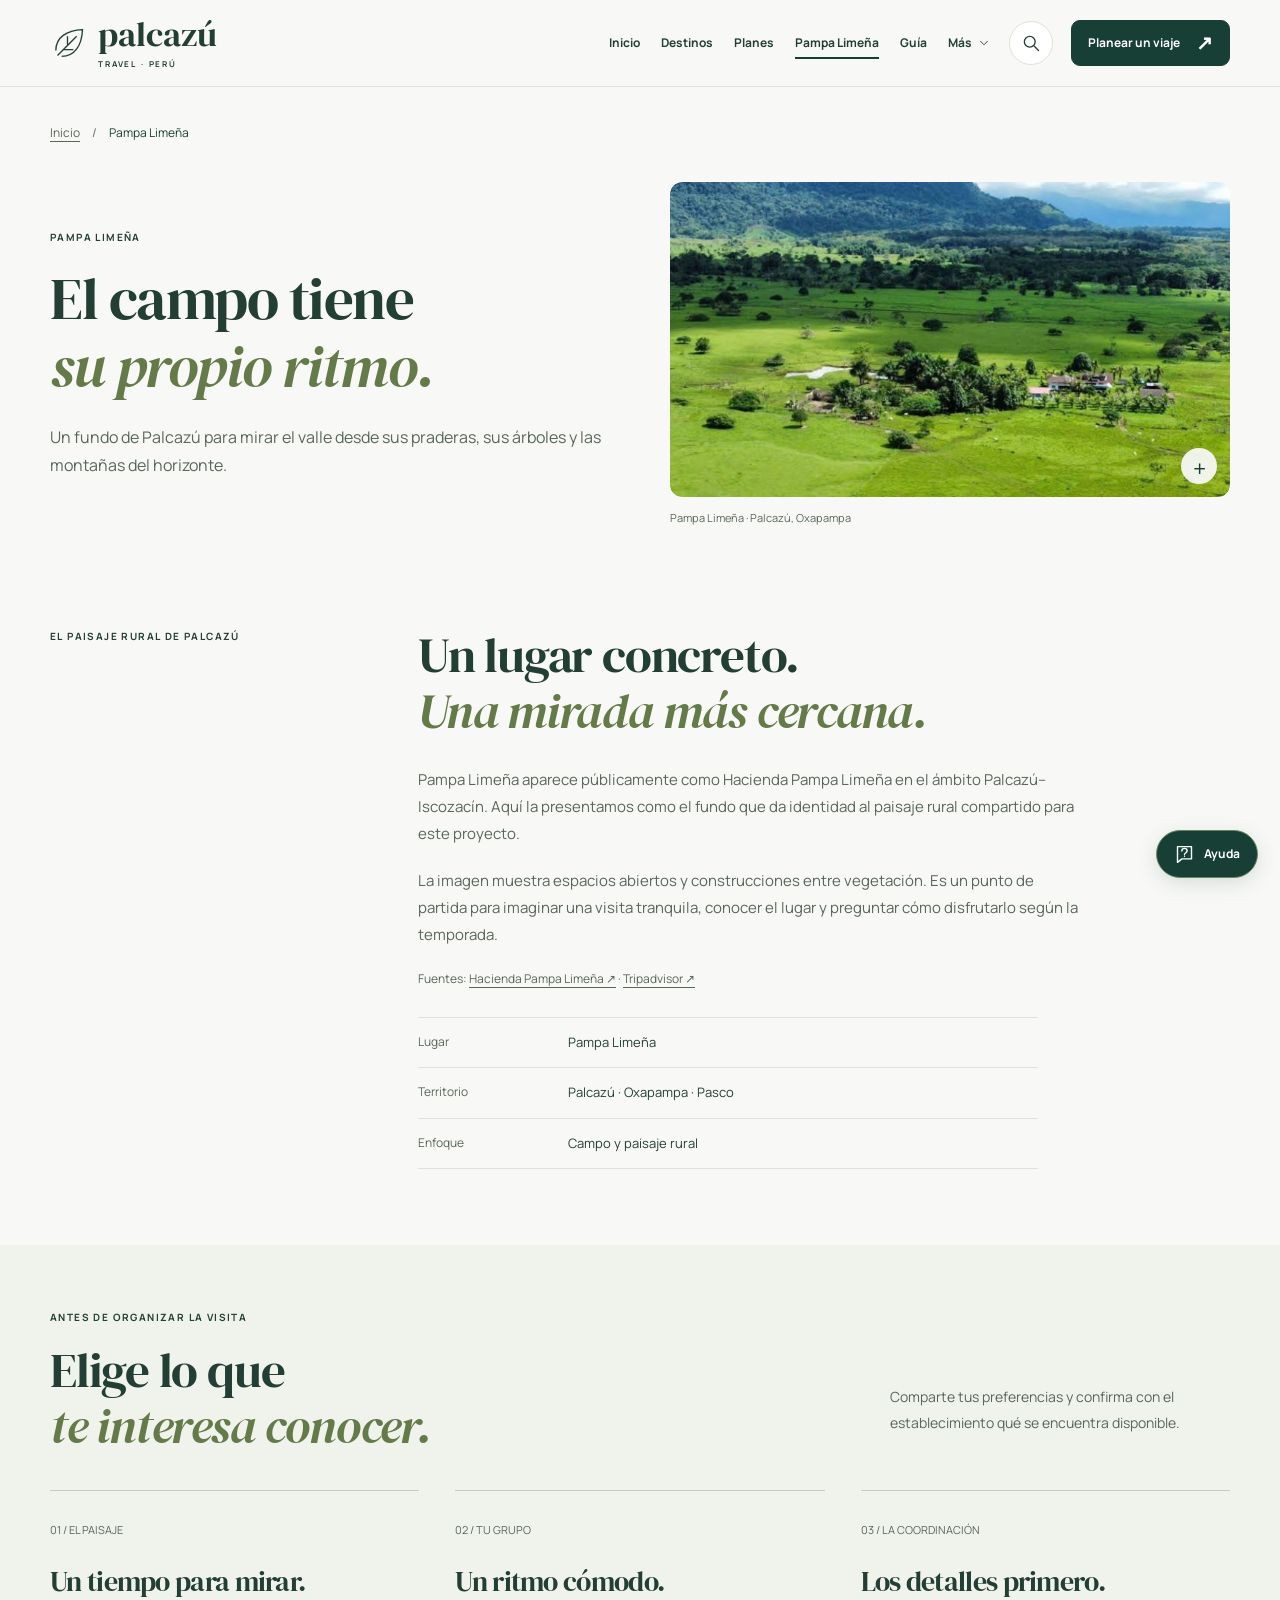
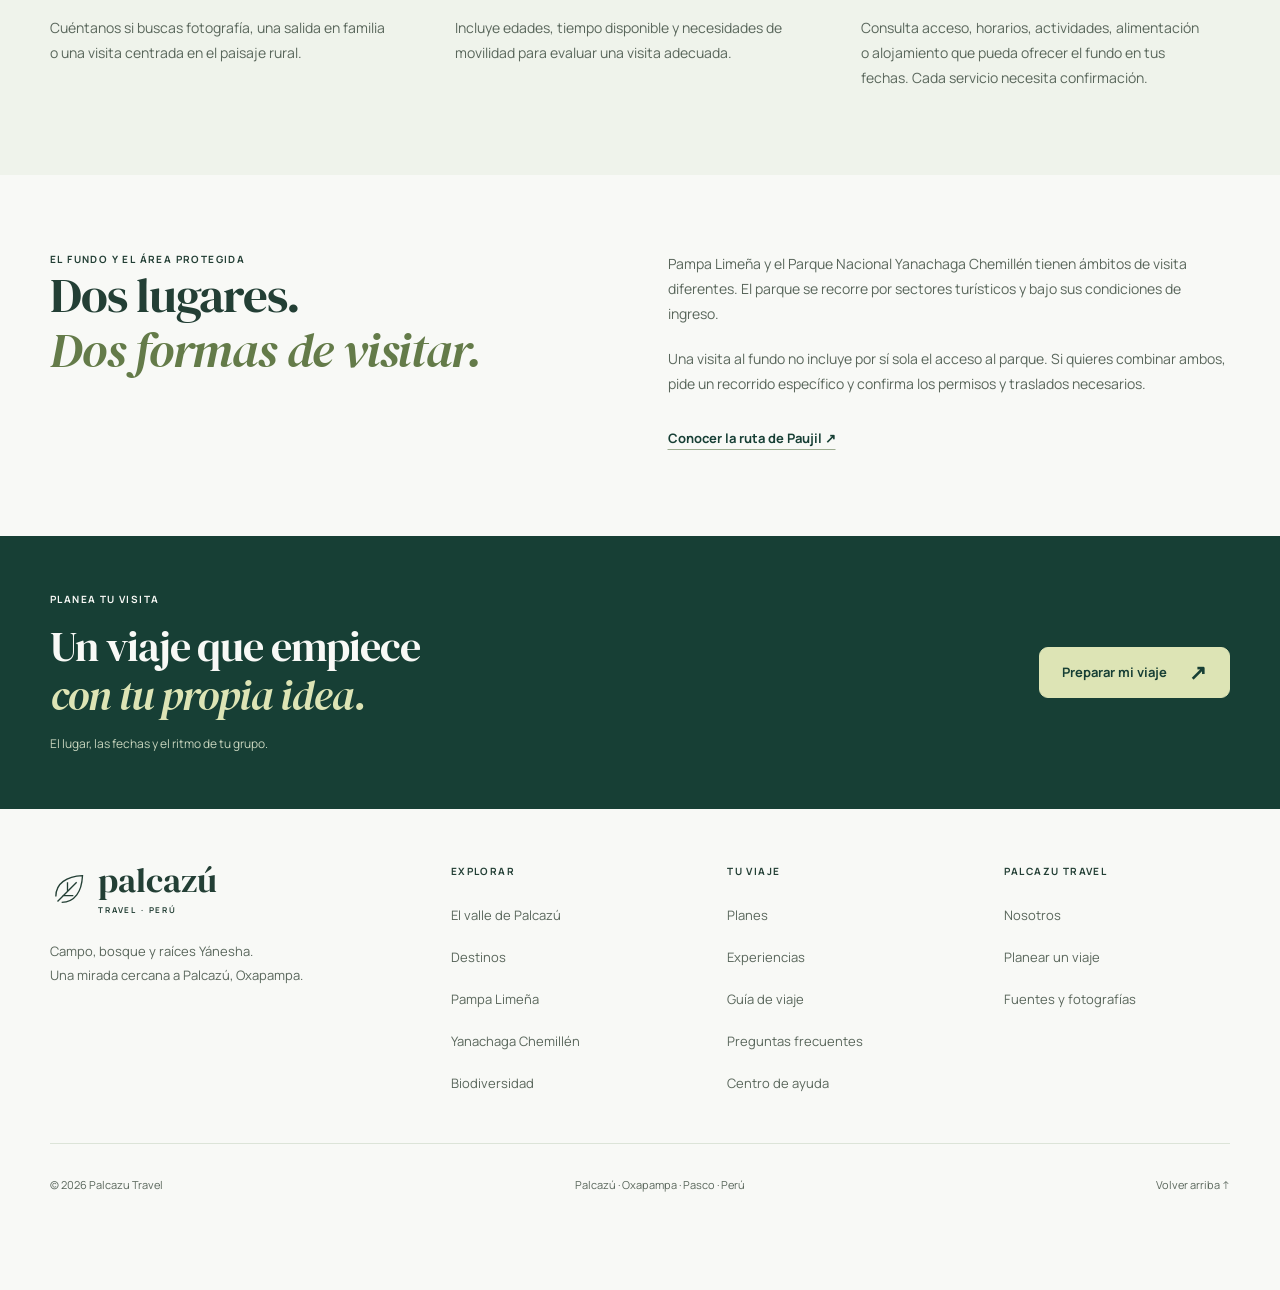
<file: pampa-limena.html>
<!doctype html>
<html lang="es">
<head>
<meta charset="utf-8">
<meta name="viewport" content="width=device-width, initial-scale=1">
<meta name="theme-color" content="#173f35">
<meta name="description" content="Descubre Pampa Limeña, un fundo del ámbito Palcazú–Iscozacín, y prepara tu consulta de visita al paisaje rural de Oxapampa.">
<title>Pampa Limeña, Palcazú | Palcazu Travel</title>
<link rel="icon" href="assets/favicon.svg" type="image/svg+xml">
<link rel="stylesheet" href="assets/fonts.css">
<link rel="stylesheet" href="styles.css?v=20261010b">
<link rel="stylesheet" href="interface.css?v=20261010b">
<script src="script.js?v=20261010b" defer></script>
<script src="guide-data.js?v=20261010b" defer></script>
<script src="help.js?v=20261010b" defer></script>
<noscript><style>@media(max-width:1000px){.header{position:static}.nav{height:auto;flex-wrap:wrap;padding-block:18px}.navigation{display:flex;flex-wrap:wrap;gap:8px 20px;position:static;width:100%;max-height:none;box-shadow:none;padding:12px 0 0}.navigation>a{font-size:13px}.navigation .mobile-contact{display:none}.mobile-explore{width:100%}.menu{display:none}.nav-button{margin-left:auto}}</style></noscript>
</head>
<body id="top">
<a class="skip" href="#contenido">Ir al contenido</a><header class="header"><div class="shell nav">
<a class="brand" href="index.html" aria-label="Palcazu Travel, inicio"><svg viewBox="0 0 48 48" fill="none" aria-hidden="true"><path d="M7 33C7 17 20 9 39 8c-1 19-9 32-25 32" stroke="currentColor" stroke-width="1.6"></path><path d="M9 39 32 16M15 32h13M21 26V16" stroke="currentColor" stroke-width="1.6"></path></svg><span>palcazú<span class="brand-small">TRAVEL · PERÚ</span></span></a><nav id="navigation" class="navigation" aria-label="Navegación principal"><a href="index.html">Inicio</a><a href="destinos.html">Destinos</a><a href="planes.html">Planes</a><a href="pampa-limena.html" aria-current="page">Pampa Limeña</a><a href="guia.html">Guía</a><a class="mobile-contact" href="contacto.html">Planear un viaje ↗</a><details class="explore-menu"><summary>Más <svg viewBox="0 0 24 24" fill="none" stroke="currentColor" stroke-width="1.6" stroke-linecap="round" stroke-linejoin="round" aria-hidden="true"><path d="m6 9 6 6 6-6"/></svg></summary><div class="explore-panel"><span class="eyebrow">EXPLORAR PALCAZÚ</span><a href="palcazu.html">El valle de Palcazú</a><a href="yanachaga.html">Yanachaga Chemillén</a><a href="biodiversidad.html">Biodiversidad</a><a href="experiencias.html">Experiencias</a><a href="nosotros.html">Nosotros</a><a href="preguntas.html">Preguntas frecuentes</a><a href="ayuda.html">Centro de ayuda</a></div></details></nav><a class="header-search" href="ayuda.html#mapa" data-open-search aria-label="Buscar en toda la web"><svg viewBox="0 0 24 24" fill="none" stroke="currentColor" stroke-width="1.6" stroke-linecap="round" stroke-linejoin="round" aria-hidden="true"><circle cx="10.5" cy="10.5" r="6.5"/><path d="m16 16 5 5"/></svg></a><a class="nav-button" href="contacto.html"><span class="nav-label">Planear un viaje</span><span class="nav-label-short">Mi viaje</span><span class="nav-arrow" aria-hidden="true">↗</span></a><button class="menu" aria-label="Abrir menú" aria-controls="navigation" aria-expanded="false"><span></span><span></span></button>
</div></header><main id="contenido"><section class="page-intro shell media-intro"><nav class="crumb" aria-label="Migas de pan"><a href="index.html">Inicio</a><span aria-hidden="true">/</span><span aria-current="page">Pampa Limeña</span></nav>
<div class="intro-layout">
<div class="intro-title reveal">
<span class="eyebrow">Pampa Limeña</span><h1>El campo tiene<br><em>su propio ritmo.</em>
</h1>
<p>Un fundo de Palcazú para mirar el valle desde sus praderas, sus árboles y las montañas del horizonte.</p>
</div>
<figure class="wide-photo reveal"><button class="photo-open" type="button" data-photo="assets/pampa-limena.jpg" data-caption="Pampa Limeña · Fotografía compartida para el proyecto" aria-label="Ampliar: Praderas y construcciones de Pampa Limeña"><img src="assets/pampa-limena.jpg" alt="Praderas y construcciones de Pampa Limeña" width="1536" height="863" loading="eager" decoding="async"><span class="zoom-icon" aria-hidden="true">+</span></button><figcaption>Pampa Limeña · Palcazú, Oxapampa</figcaption></figure>
</div></section><section class="shell section local-intro"><span class="eyebrow">EL PAISAJE RURAL DE PALCAZÚ</span><div>
<h2>Un lugar concreto.<br><em>Una mirada más cercana.</em>
</h2>
<p>Pampa Limeña aparece públicamente como Hacienda Pampa Limeña en el ámbito Palcazú–Iscozacín. Aquí la presentamos como el fundo que da identidad al paisaje rural compartido para este proyecto.</p>
<p>La imagen muestra espacios abiertos y construcciones entre vegetación. Es un punto de partida para imaginar una visita tranquila, conocer el lugar y preguntar cómo disfrutarlo según la temporada.</p>
<p class="source-note">Fuentes: <a href="fuentes.html#pampa">Hacienda Pampa Limeña ↗</a> · <a href="fuentes.html#pampa-listado">Tripadvisor ↗</a></p>
<dl class="fact-list">
<div>
<dt>Lugar</dt>
<dd>Pampa Limeña</dd>
</div>
<div>
<dt>Territorio</dt>
<dd>Palcazú · Oxapampa · Pasco</dd>
</div>
<div>
<dt>Enfoque</dt>
<dd>Campo y paisaje rural</dd>
</div>
</dl>
</div></section><section class="values-section"><div class="shell">
<div class="section-head reveal">
<div>
<span class="eyebrow">ANTES DE ORGANIZAR LA VISITA</span><h2>Elige lo que<br><em>te interesa conocer.</em>
</h2>
</div>
<div class="section-side"><p>Comparte tus preferencias y confirma con el establecimiento qué se encuentra disponible.</p></div>
</div>
<div class="values">
<article class="reveal"><span>01 / EL PAISAJE</span><h3>Un tiempo para mirar.</h3>
<p>Cuéntanos si buscas fotografía, una salida en familia o una visita centrada en el paisaje rural.</p></article><article class="reveal"><span>02 / TU GRUPO</span><h3>Un ritmo cómodo.</h3>
<p>Incluye edades, tiempo disponible y necesidades de movilidad para evaluar una visita adecuada.</p></article><article class="reveal"><span>03 / LA COORDINACIÓN</span><h3>Los detalles primero.</h3>
<p>Consulta acceso, horarios, actividades, alimentación o alojamiento que pueda ofrecer el fundo en tus fechas. Cada servicio necesita confirmación.</p></article>
</div>
</div></section><section class="shell section resource-grid"><div>
<span class="eyebrow">EL FUNDO Y EL ÁREA PROTEGIDA</span><h2>Dos lugares.<br><em>Dos formas de visitar.</em>
</h2>
</div>
<div>
<p>Pampa Limeña y el Parque Nacional Yanachaga Chemillén tienen ámbitos de visita diferentes. El parque se recorre por sectores turísticos y bajo sus condiciones de ingreso.</p>
<p>Una visita al fundo no incluye por sí sola el acceso al parque. Si quieres combinar ambos, pide un recorrido específico y confirma los permisos y traslados necesarios.</p>
<a class="text-link" href="yanachaga.html">Conocer la ruta de Paujil ↗</a>
</div></section><section class="journey"><div class="shell journey-inner reveal">
<div>
<span class="eyebrow">PLANEA TU VISITA</span><h2>Un viaje que empiece<br><em>con tu propia idea.</em>
</h2>
<span class="journey-note">El lugar, las fechas y el ritmo de tu grupo.</span>
</div>
<a class="button light" href="contacto.html">Preparar mi viaje <span aria-hidden="true">↗</span></a>
</div></section></main><footer class="footer"><div class="shell">
<div class="footer-grid">
<div class="footer-brand">
<a class="brand" href="index.html" aria-label="Palcazu Travel, inicio"><svg viewBox="0 0 48 48" fill="none" aria-hidden="true"><path d="M7 33C7 17 20 9 39 8c-1 19-9 32-25 32" stroke="currentColor" stroke-width="1.6"></path><path d="M9 39 32 16M15 32h13M21 26V16" stroke="currentColor" stroke-width="1.6"></path></svg><span>palcazú<span class="brand-small">TRAVEL · PERÚ</span></span></a><p>Campo, bosque y raíces Yánesha.<br>Una mirada cercana a Palcazú, Oxapampa.</p>
</div>
<div class="footer-group">
<span class="eyebrow">EXPLORAR</span><nav aria-label="Explorar Palcazú"><a href="palcazu.html">El valle de Palcazú</a><a href="destinos.html">Destinos</a><a href="pampa-limena.html">Pampa Limeña</a><a href="yanachaga.html">Yanachaga Chemillén</a><a href="biodiversidad.html">Biodiversidad</a></nav>
</div>
<div class="footer-group">
<span class="eyebrow">TU VIAJE</span><nav aria-label="Organizar el viaje"><a href="planes.html">Planes</a><a href="experiencias.html">Experiencias</a><a href="guia.html">Guía de viaje</a><a href="preguntas.html">Preguntas frecuentes</a><a href="ayuda.html">Centro de ayuda</a></nav>
</div>
<div class="footer-group">
<span class="eyebrow">PALCAZU TRAVEL</span><nav aria-label="Sobre Palcazu Travel"><a href="nosotros.html">Nosotros</a><a href="contacto.html">Planear un viaje</a><a href="fuentes.html">Fuentes y fotografías</a></nav>
</div>
</div>
<div class="footer-bottom">
<span>© <span data-year>2026</span> Palcazu Travel</span><span>Palcazú · Oxapampa · Pasco · Perú</span><a href="#top">Volver arriba ↑</a>
</div>
</div></footer><div class="scroll-progress" aria-hidden="true"></div>
<dialog id="photo-dialog" class="photo-dialog" aria-label="Fotografía ampliada"><button type="button" class="dialog-close" aria-label="Cerrar fotografía">×</button><figure><img id="dialog-photo" alt=""><figcaption id="dialog-caption"></figcaption></figure></dialog>
<a class="floating-help" href="ayuda.html" data-open-help aria-label="Abrir ayuda para tu viaje"><svg viewBox="0 0 24 24" fill="none" stroke="currentColor" stroke-width="1.6" stroke-linecap="round" stroke-linejoin="round" aria-hidden="true"><path d="M4 3h16v14H9l-5 4V3Z"/><path d="M9 8a3 3 0 0 1 6 0c0 2-3 2-3 4m0 2h.01"/></svg><span>Ayuda</span></a>
<dialog id="site-search-dialog" class="utility-dialog search-dialog" aria-labelledby="site-search-title">
<div class="utility-heading"><div><span class="eyebrow">ENCUENTRA LO QUE BUSCAS</span><h2 id="site-search-title">Todo Palcazú, a mano.</h2></div><button class="utility-close" type="button" data-close-utility aria-label="Cerrar búsqueda">×</button></div>
<label class="sr-only" for="site-search-input">Buscar en toda la web</label><div class="search-input"><svg viewBox="0 0 24 24" fill="none" stroke="currentColor" stroke-width="1.6" stroke-linecap="round" stroke-linejoin="round" aria-hidden="true"><circle cx="10.5" cy="10.5" r="6.5"/><path d="m16 16 5 5"/></svg><input id="site-search-input" type="search" placeholder="Un lugar, un plan, una pregunta…" autocomplete="off" maxlength="100"><button id="site-search-clear" type="button" aria-label="Borrar búsqueda" hidden>×</button></div>
<p id="site-search-status" class="utility-status" role="status" aria-live="polite"></p><div id="site-search-results" class="site-search-results"></div>
<div id="site-search-empty" class="search-empty" hidden><h3>Prueba con otra palabra.</h3><p>Busca “Pampa”, “qué llevar”, “cascadas” o explora las secciones.</p><a class="text-link" href="ayuda.html#mapa">Ver todas las secciones ↗</a></div>
</dialog>
<dialog id="travel-help-dialog" class="utility-dialog help-dialog" aria-labelledby="travel-help-title">
<div class="utility-heading"><div><span class="eyebrow">PALCAZU TRAVEL</span><h2 id="travel-help-title">Ayuda para tu viaje</h2></div><button class="utility-close" type="button" data-close-utility aria-label="Cerrar ayuda">×</button></div>
<div class="help-tabs" role="tablist" aria-label="Tipo de ayuda"><button id="quick-guide-tab" type="button" role="tab" aria-selected="true" aria-controls="quick-guide-panel">Guía rápida</button><button id="ai-assistant-tab" type="button" role="tab" tabindex="-1" aria-selected="false" aria-controls="ai-assistant-panel">Asistente IA</button></div>
<section id="quick-guide-panel" role="tabpanel" aria-labelledby="quick-guide-tab"><p class="help-intro">Respuestas de nuestra guía, con enlaces para seguir explorando.</p><form id="help-guide-form"><label for="help-guide-input">¿Qué necesitas saber?</label><div class="guide-search-row"><input id="help-guide-input" type="search" placeholder="Pampa Limeña, precios, qué llevar…" maxlength="150" autocomplete="off"><button class="button" type="submit">Buscar</button></div></form>
<div class="help-topics" aria-label="Temas frecuentes"><button type="button" data-guide-topic="pampa">Pampa Limeña</button><button type="button" data-guide-topic="paujil">Visitar el parque</button><button type="button" data-guide-topic="clima">Cuándo viajar</button><button type="button" data-guide-topic="equipaje">Qué llevar</button><button type="button" data-guide-topic="precios">Precios y consulta</button></div>
<p id="help-guide-status" class="utility-status" role="status" aria-live="polite"></p><div id="help-guide-results" class="guide-results"></div></section>
<section id="ai-assistant-panel" role="tabpanel" aria-labelledby="ai-assistant-tab" hidden><p id="assistant-availability" class="assistant-availability" role="status">Comprobando disponibilidad…</p>
<div id="assistant-unavailable" class="assistant-unavailable" hidden><span class="assistant-symbol" aria-hidden="true"><svg viewBox="0 0 24 24" fill="none" stroke="currentColor" stroke-width="1.6" stroke-linecap="round" stroke-linejoin="round" aria-hidden="true"><path d="M4 3h16v14H9l-5 4V3Z"/><path d="M9 8a3 3 0 0 1 6 0c0 2-3 2-3 4m0 2h.01"/></svg></span><h3>La guía sigue a tu lado.</h3><p>El chat de IA todavía no está habilitado. Puedes encontrar respuestas sobre el valle, el parque y cómo preparar tu visita en la guía rápida.</p><button class="button secondary" type="button" id="back-to-guide">Consultar la guía</button></div>
<div id="assistant-connected" hidden><p class="assistant-privacy">Tus preguntas se procesan con un servicio de IA. Evita incluir datos personales y confirma las condiciones de tu viaje.</p>
<div class="chat-toolbar"><span>Conversación actual</span><button type="button" class="text-link" id="assistant-reset">Empezar de nuevo</button></div><div id="assistant-messages" class="assistant-messages" role="log" aria-label="Conversación con el asistente" aria-live="polite" aria-relevant="additions"></div>
<p id="assistant-status" class="utility-status" role="status" aria-live="polite"></p><button id="assistant-retry" class="text-link" type="button" hidden>Reintentar respuesta ↗</button>
<form id="assistant-form"><label for="assistant-input">Tu pregunta</label><textarea id="assistant-input" rows="2" maxlength="1000" placeholder="Quiero conocer Palcazú. ¿Por dónde empiezo?" required></textarea><div class="assistant-actions"><small>Hasta 1.000 caracteres.</small><button id="assistant-stop" class="button secondary" type="button" hidden>Detener</button><button id="assistant-send" class="button" type="submit">Enviar <span aria-hidden="true">↑</span></button></div></form></div></section>
<div class="help-bottom"><a href="ayuda.html">Centro de ayuda ↗</a><a href="contacto.html">Preparar mi viaje ↗</a></div></dialog>
</body>
</html>
</file>
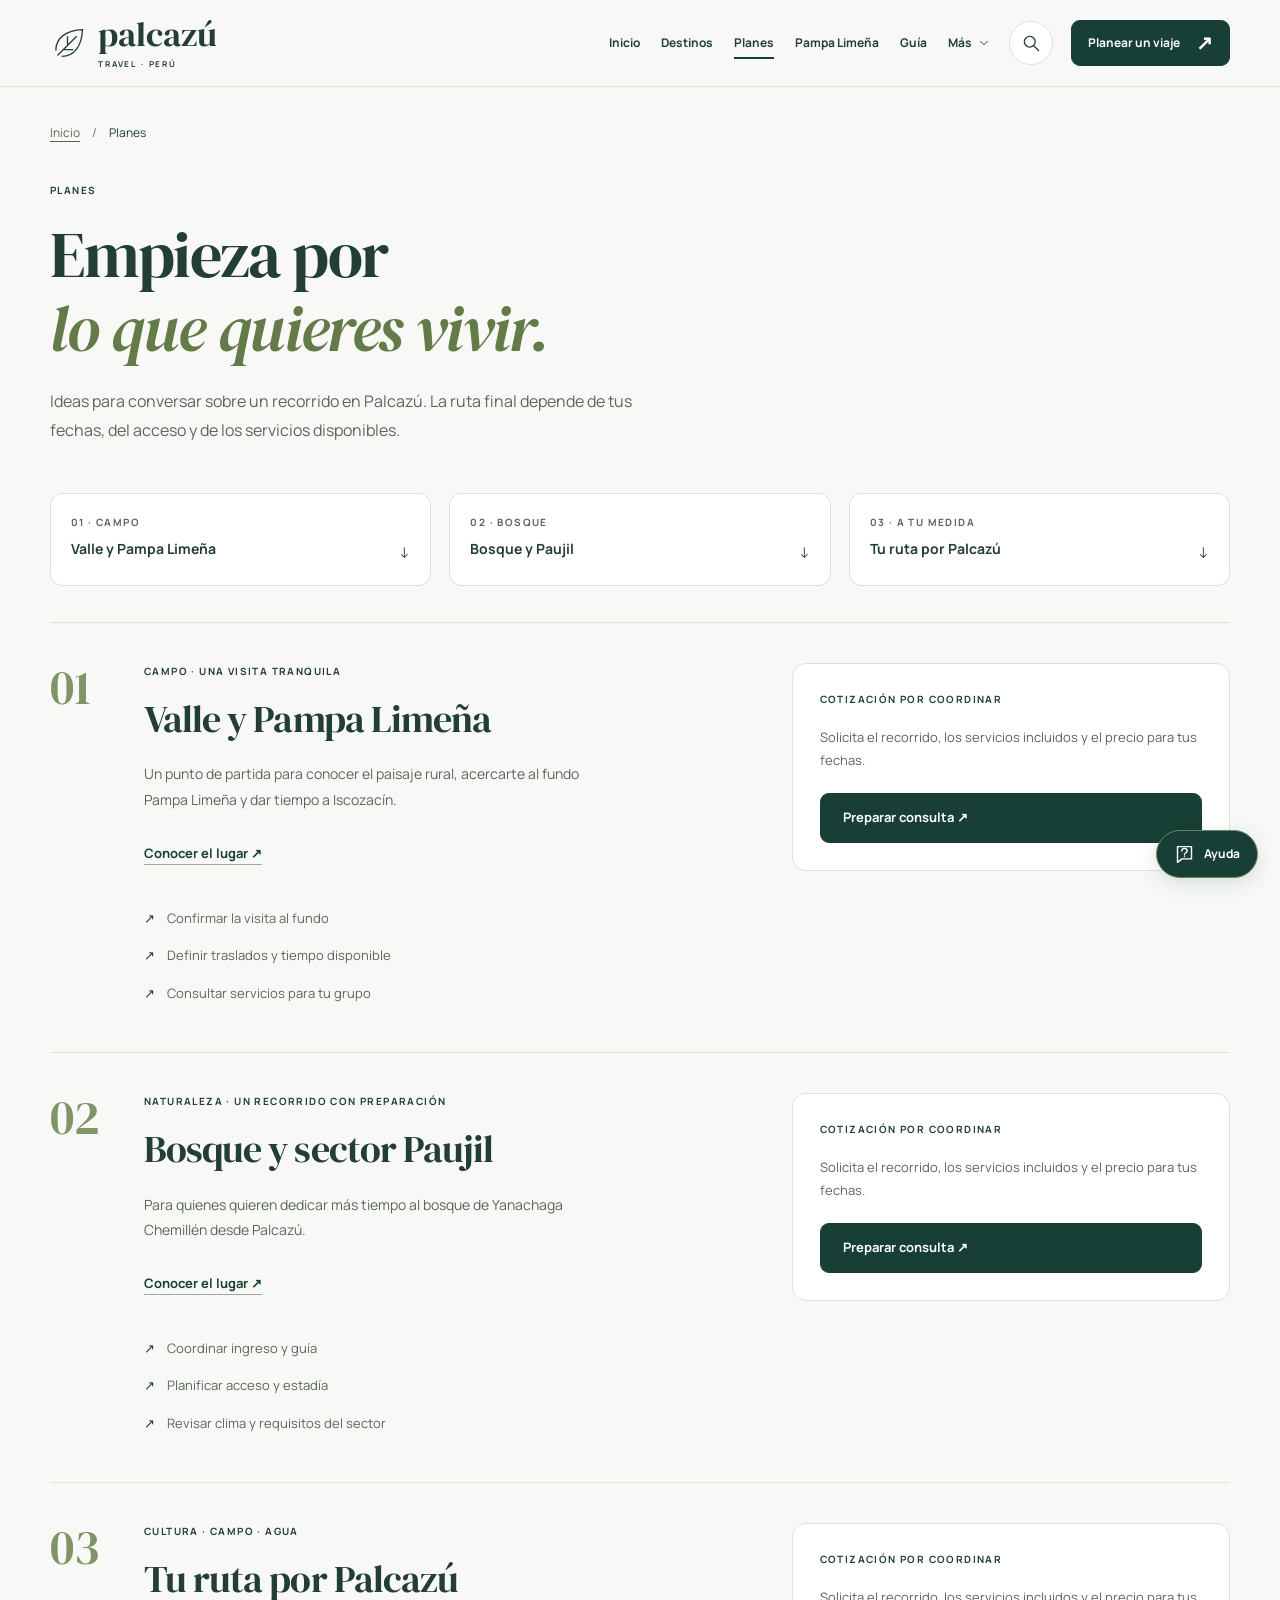
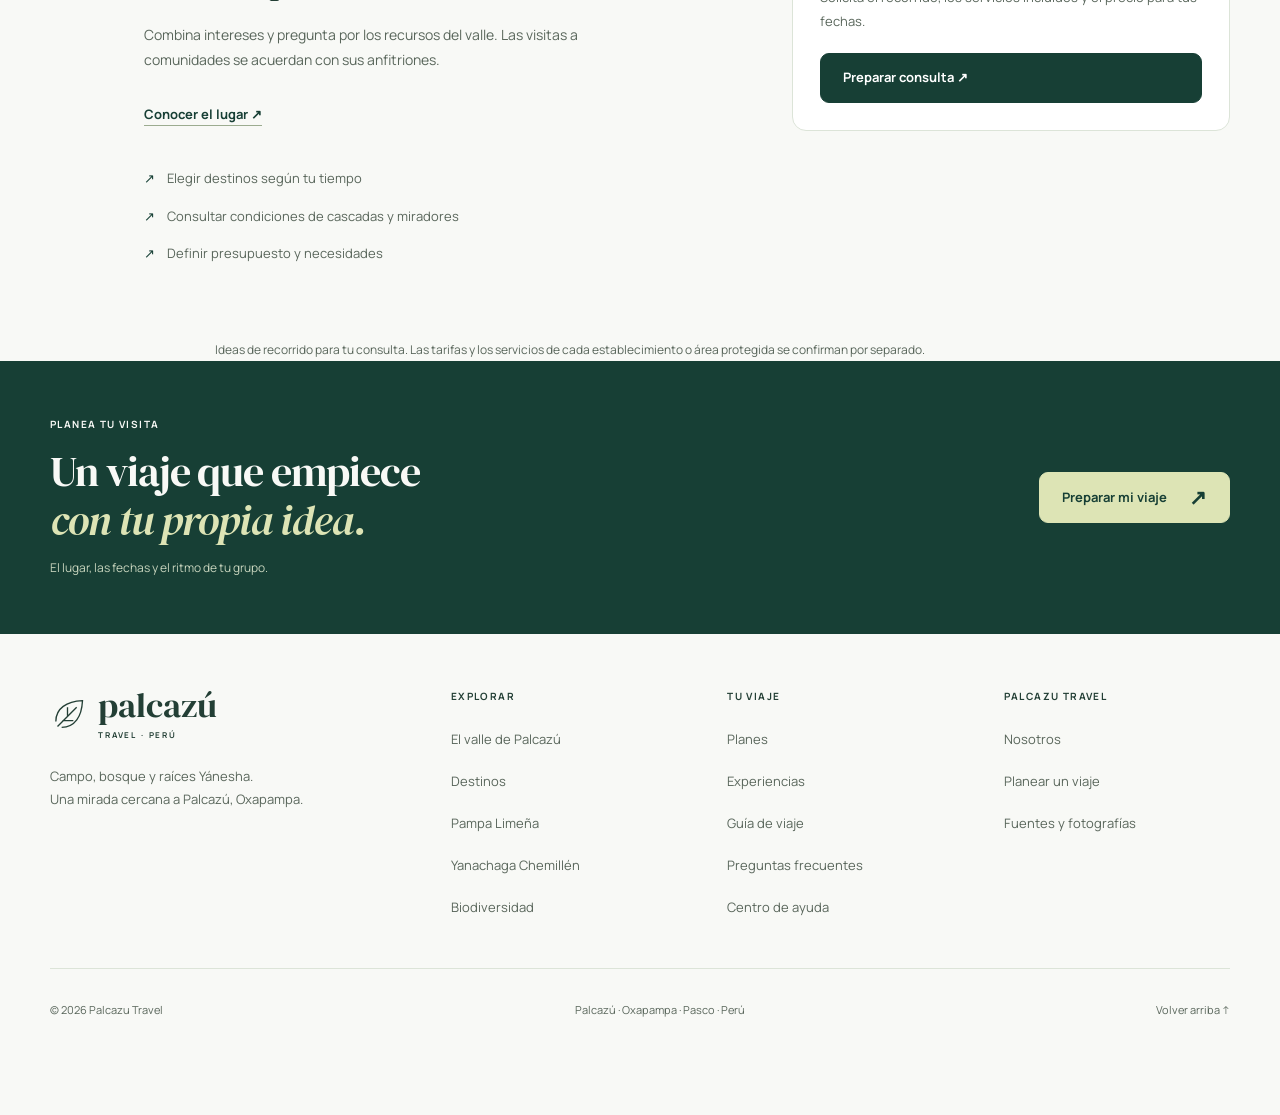
<file: planes.html>
<!doctype html>
<html lang="es">
<head>
<meta charset="utf-8">
<meta name="viewport" content="width=device-width, initial-scale=1">
<meta name="theme-color" content="#173f35">
<meta name="description" content="Ideas para recorrer el valle, Pampa Limeña, Iscozacín y el sector Paujil. Prepara una consulta con tus fechas y preferencias.">
<title>Ideas de viaje por Palcazú | Palcazu Travel</title>
<link rel="icon" href="assets/favicon.svg" type="image/svg+xml">
<link rel="stylesheet" href="assets/fonts.css">
<link rel="stylesheet" href="styles.css?v=20261010b">
<link rel="stylesheet" href="interface.css?v=20261010b">
<script src="script.js?v=20261010b" defer></script>
<script src="guide-data.js?v=20261010b" defer></script>
<script src="help.js?v=20261010b" defer></script>
<noscript><style>@media(max-width:1000px){.header{position:static}.nav{height:auto;flex-wrap:wrap;padding-block:18px}.navigation{display:flex;flex-wrap:wrap;gap:8px 20px;position:static;width:100%;max-height:none;box-shadow:none;padding:12px 0 0}.navigation>a{font-size:13px}.navigation .mobile-contact{display:none}.mobile-explore{width:100%}.menu{display:none}.nav-button{margin-left:auto}}</style></noscript>
</head>
<body id="top">
<a class="skip" href="#contenido">Ir al contenido</a><header class="header"><div class="shell nav">
<a class="brand" href="index.html" aria-label="Palcazu Travel, inicio"><svg viewBox="0 0 48 48" fill="none" aria-hidden="true"><path d="M7 33C7 17 20 9 39 8c-1 19-9 32-25 32" stroke="currentColor" stroke-width="1.6"></path><path d="M9 39 32 16M15 32h13M21 26V16" stroke="currentColor" stroke-width="1.6"></path></svg><span>palcazú<span class="brand-small">TRAVEL · PERÚ</span></span></a><nav id="navigation" class="navigation" aria-label="Navegación principal"><a href="index.html">Inicio</a><a href="destinos.html">Destinos</a><a href="planes.html" aria-current="page">Planes</a><a href="pampa-limena.html">Pampa Limeña</a><a href="guia.html">Guía</a><a class="mobile-contact" href="contacto.html">Planear un viaje ↗</a><details class="explore-menu"><summary>Más <svg viewBox="0 0 24 24" fill="none" stroke="currentColor" stroke-width="1.6" stroke-linecap="round" stroke-linejoin="round" aria-hidden="true"><path d="m6 9 6 6 6-6"/></svg></summary><div class="explore-panel"><span class="eyebrow">EXPLORAR PALCAZÚ</span><a href="palcazu.html">El valle de Palcazú</a><a href="yanachaga.html">Yanachaga Chemillén</a><a href="biodiversidad.html">Biodiversidad</a><a href="experiencias.html">Experiencias</a><a href="nosotros.html">Nosotros</a><a href="preguntas.html">Preguntas frecuentes</a><a href="ayuda.html">Centro de ayuda</a></div></details></nav><a class="header-search" href="ayuda.html#mapa" data-open-search aria-label="Buscar en toda la web"><svg viewBox="0 0 24 24" fill="none" stroke="currentColor" stroke-width="1.6" stroke-linecap="round" stroke-linejoin="round" aria-hidden="true"><circle cx="10.5" cy="10.5" r="6.5"/><path d="m16 16 5 5"/></svg></a><a class="nav-button" href="contacto.html"><span class="nav-label">Planear un viaje</span><span class="nav-label-short">Mi viaje</span><span class="nav-arrow" aria-hidden="true">↗</span></a><button class="menu" aria-label="Abrir menú" aria-controls="navigation" aria-expanded="false"><span></span><span></span></button>
</div></header><main id="contenido"><section class="page-intro shell"><nav class="crumb" aria-label="Migas de pan"><a href="index.html">Inicio</a><span aria-hidden="true">/</span><span aria-current="page">Planes</span></nav>
<div class="intro-title reveal">
<span class="eyebrow">Planes</span><h1>Empieza por<br><em>lo que quieres vivir.</em>
</h1>
<p>Ideas para conversar sobre un recorrido en Palcazú. La ruta final depende de tus fechas, del acceso y de los servicios disponibles.</p>
</div></section><nav class="shell plan-nav" aria-label="Ir a una idea de viaje"><a href="#escapada"><span class="eyebrow">01 · CAMPO</span><strong>Valle y Pampa Limeña</strong><span aria-hidden="true">↓</span></a><a href="#exploracion"><span class="eyebrow">02 · BOSQUE</span><strong>Bosque y Paujil</strong><span aria-hidden="true">↓</span></a><a href="#medida"><span class="eyebrow">03 · A TU MEDIDA</span><strong>Tu ruta por Palcazú</strong><span aria-hidden="true">↓</span></a></nav><section class="shell plan-detail reveal" id="escapada"><span class="plan-number">01</span><div>
<span class="eyebrow">CAMPO · UNA VISITA TRANQUILA</span><h2>Valle y Pampa Limeña</h2>
<p>Un punto de partida para conocer el paisaje rural, acercarte al fundo Pampa Limeña y dar tiempo a Iscozacín.</p>
<a class="text-link" href="pampa-limena.html">Conocer el lugar ↗</a><ul class="check-list">
<li>Confirmar la visita al fundo</li>
<li>Definir traslados y tiempo disponible</li>
<li>Consultar servicios para tu grupo</li>
</ul>
</div>
<aside><span class="eyebrow">COTIZACIÓN POR COORDINAR</span><p>Solicita el recorrido, los servicios incluidos y el precio para tus fechas.</p>
<a class="button" href="contacto.html?interes=Valle%20y%20Pampa%20Lime%C3%B1a">Preparar consulta ↗</a></aside></section><section class="shell plan-detail reveal" id="exploracion"><span class="plan-number">02</span><div>
<span class="eyebrow">NATURALEZA · UN RECORRIDO CON PREPARACIÓN</span><h2>Bosque y sector Paujil</h2>
<p>Para quienes quieren dedicar más tiempo al bosque de Yanachaga Chemillén desde Palcazú.</p>
<a class="text-link" href="yanachaga.html">Conocer el lugar ↗</a><ul class="check-list">
<li>Coordinar ingreso y guía</li>
<li>Planificar acceso y estadía</li>
<li>Revisar clima y requisitos del sector</li>
</ul>
</div>
<aside><span class="eyebrow">COTIZACIÓN POR COORDINAR</span><p>Solicita el recorrido, los servicios incluidos y el precio para tus fechas.</p>
<a class="button" href="contacto.html?interes=Bosque%20y%20sector%20Paujil">Preparar consulta ↗</a></aside></section><section class="shell plan-detail reveal" id="medida"><span class="plan-number">03</span><div>
<span class="eyebrow">CULTURA · CAMPO · AGUA</span><h2>Tu ruta por Palcazú</h2>
<p>Combina intereses y pregunta por los recursos del valle. Las visitas a comunidades se acuerdan con sus anfitriones.</p>
<a class="text-link" href="palcazu.html">Conocer el lugar ↗</a><ul class="check-list">
<li>Elegir destinos según tu tiempo</li>
<li>Consultar condiciones de cascadas y miradores</li>
<li>Definir presupuesto y necesidades</li>
</ul>
</div>
<aside><span class="eyebrow">COTIZACIÓN POR COORDINAR</span><p>Solicita el recorrido, los servicios incluidos y el precio para tus fechas.</p>
<a class="button" href="contacto.html?interes=Tu%20ruta%20por%20Palcaz%C3%BA">Preparar consulta ↗</a></aside></section><div class="shell catalog-note">Ideas de recorrido para tu consulta. Las tarifas y los servicios de cada establecimiento o área protegida se confirman por separado.</div>
<section class="journey"><div class="shell journey-inner reveal">
<div>
<span class="eyebrow">PLANEA TU VISITA</span><h2>Un viaje que empiece<br><em>con tu propia idea.</em>
</h2>
<span class="journey-note">El lugar, las fechas y el ritmo de tu grupo.</span>
</div>
<a class="button light" href="contacto.html">Preparar mi viaje <span aria-hidden="true">↗</span></a>
</div></section></main><footer class="footer"><div class="shell">
<div class="footer-grid">
<div class="footer-brand">
<a class="brand" href="index.html" aria-label="Palcazu Travel, inicio"><svg viewBox="0 0 48 48" fill="none" aria-hidden="true"><path d="M7 33C7 17 20 9 39 8c-1 19-9 32-25 32" stroke="currentColor" stroke-width="1.6"></path><path d="M9 39 32 16M15 32h13M21 26V16" stroke="currentColor" stroke-width="1.6"></path></svg><span>palcazú<span class="brand-small">TRAVEL · PERÚ</span></span></a><p>Campo, bosque y raíces Yánesha.<br>Una mirada cercana a Palcazú, Oxapampa.</p>
</div>
<div class="footer-group">
<span class="eyebrow">EXPLORAR</span><nav aria-label="Explorar Palcazú"><a href="palcazu.html">El valle de Palcazú</a><a href="destinos.html">Destinos</a><a href="pampa-limena.html">Pampa Limeña</a><a href="yanachaga.html">Yanachaga Chemillén</a><a href="biodiversidad.html">Biodiversidad</a></nav>
</div>
<div class="footer-group">
<span class="eyebrow">TU VIAJE</span><nav aria-label="Organizar el viaje"><a href="planes.html">Planes</a><a href="experiencias.html">Experiencias</a><a href="guia.html">Guía de viaje</a><a href="preguntas.html">Preguntas frecuentes</a><a href="ayuda.html">Centro de ayuda</a></nav>
</div>
<div class="footer-group">
<span class="eyebrow">PALCAZU TRAVEL</span><nav aria-label="Sobre Palcazu Travel"><a href="nosotros.html">Nosotros</a><a href="contacto.html">Planear un viaje</a><a href="fuentes.html">Fuentes y fotografías</a></nav>
</div>
</div>
<div class="footer-bottom">
<span>© <span data-year>2026</span> Palcazu Travel</span><span>Palcazú · Oxapampa · Pasco · Perú</span><a href="#top">Volver arriba ↑</a>
</div>
</div></footer><div class="scroll-progress" aria-hidden="true"></div>
<a class="floating-help" href="ayuda.html" data-open-help aria-label="Abrir ayuda para tu viaje"><svg viewBox="0 0 24 24" fill="none" stroke="currentColor" stroke-width="1.6" stroke-linecap="round" stroke-linejoin="round" aria-hidden="true"><path d="M4 3h16v14H9l-5 4V3Z"/><path d="M9 8a3 3 0 0 1 6 0c0 2-3 2-3 4m0 2h.01"/></svg><span>Ayuda</span></a>
<dialog id="site-search-dialog" class="utility-dialog search-dialog" aria-labelledby="site-search-title">
<div class="utility-heading"><div><span class="eyebrow">ENCUENTRA LO QUE BUSCAS</span><h2 id="site-search-title">Todo Palcazú, a mano.</h2></div><button class="utility-close" type="button" data-close-utility aria-label="Cerrar búsqueda">×</button></div>
<label class="sr-only" for="site-search-input">Buscar en toda la web</label><div class="search-input"><svg viewBox="0 0 24 24" fill="none" stroke="currentColor" stroke-width="1.6" stroke-linecap="round" stroke-linejoin="round" aria-hidden="true"><circle cx="10.5" cy="10.5" r="6.5"/><path d="m16 16 5 5"/></svg><input id="site-search-input" type="search" placeholder="Un lugar, un plan, una pregunta…" autocomplete="off" maxlength="100"><button id="site-search-clear" type="button" aria-label="Borrar búsqueda" hidden>×</button></div>
<p id="site-search-status" class="utility-status" role="status" aria-live="polite"></p><div id="site-search-results" class="site-search-results"></div>
<div id="site-search-empty" class="search-empty" hidden><h3>Prueba con otra palabra.</h3><p>Busca “Pampa”, “qué llevar”, “cascadas” o explora las secciones.</p><a class="text-link" href="ayuda.html#mapa">Ver todas las secciones ↗</a></div>
</dialog>
<dialog id="travel-help-dialog" class="utility-dialog help-dialog" aria-labelledby="travel-help-title">
<div class="utility-heading"><div><span class="eyebrow">PALCAZU TRAVEL</span><h2 id="travel-help-title">Ayuda para tu viaje</h2></div><button class="utility-close" type="button" data-close-utility aria-label="Cerrar ayuda">×</button></div>
<div class="help-tabs" role="tablist" aria-label="Tipo de ayuda"><button id="quick-guide-tab" type="button" role="tab" aria-selected="true" aria-controls="quick-guide-panel">Guía rápida</button><button id="ai-assistant-tab" type="button" role="tab" tabindex="-1" aria-selected="false" aria-controls="ai-assistant-panel">Asistente IA</button></div>
<section id="quick-guide-panel" role="tabpanel" aria-labelledby="quick-guide-tab"><p class="help-intro">Respuestas de nuestra guía, con enlaces para seguir explorando.</p><form id="help-guide-form"><label for="help-guide-input">¿Qué necesitas saber?</label><div class="guide-search-row"><input id="help-guide-input" type="search" placeholder="Pampa Limeña, precios, qué llevar…" maxlength="150" autocomplete="off"><button class="button" type="submit">Buscar</button></div></form>
<div class="help-topics" aria-label="Temas frecuentes"><button type="button" data-guide-topic="pampa">Pampa Limeña</button><button type="button" data-guide-topic="paujil">Visitar el parque</button><button type="button" data-guide-topic="clima">Cuándo viajar</button><button type="button" data-guide-topic="equipaje">Qué llevar</button><button type="button" data-guide-topic="precios">Precios y consulta</button></div>
<p id="help-guide-status" class="utility-status" role="status" aria-live="polite"></p><div id="help-guide-results" class="guide-results"></div></section>
<section id="ai-assistant-panel" role="tabpanel" aria-labelledby="ai-assistant-tab" hidden><p id="assistant-availability" class="assistant-availability" role="status">Comprobando disponibilidad…</p>
<div id="assistant-unavailable" class="assistant-unavailable" hidden><span class="assistant-symbol" aria-hidden="true"><svg viewBox="0 0 24 24" fill="none" stroke="currentColor" stroke-width="1.6" stroke-linecap="round" stroke-linejoin="round" aria-hidden="true"><path d="M4 3h16v14H9l-5 4V3Z"/><path d="M9 8a3 3 0 0 1 6 0c0 2-3 2-3 4m0 2h.01"/></svg></span><h3>La guía sigue a tu lado.</h3><p>El chat de IA todavía no está habilitado. Puedes encontrar respuestas sobre el valle, el parque y cómo preparar tu visita en la guía rápida.</p><button class="button secondary" type="button" id="back-to-guide">Consultar la guía</button></div>
<div id="assistant-connected" hidden><p class="assistant-privacy">Tus preguntas se procesan con un servicio de IA. Evita incluir datos personales y confirma las condiciones de tu viaje.</p>
<div class="chat-toolbar"><span>Conversación actual</span><button type="button" class="text-link" id="assistant-reset">Empezar de nuevo</button></div><div id="assistant-messages" class="assistant-messages" role="log" aria-label="Conversación con el asistente" aria-live="polite" aria-relevant="additions"></div>
<p id="assistant-status" class="utility-status" role="status" aria-live="polite"></p><button id="assistant-retry" class="text-link" type="button" hidden>Reintentar respuesta ↗</button>
<form id="assistant-form"><label for="assistant-input">Tu pregunta</label><textarea id="assistant-input" rows="2" maxlength="1000" placeholder="Quiero conocer Palcazú. ¿Por dónde empiezo?" required></textarea><div class="assistant-actions"><small>Hasta 1.000 caracteres.</small><button id="assistant-stop" class="button secondary" type="button" hidden>Detener</button><button id="assistant-send" class="button" type="submit">Enviar <span aria-hidden="true">↑</span></button></div></form></div></section>
<div class="help-bottom"><a href="ayuda.html">Centro de ayuda ↗</a><a href="contacto.html">Preparar mi viaje ↗</a></div></dialog>
</body>
</html>
</file>
<file: assets/fonts.css>
@font-face {
  font-family: 'Manrope';
  font-style: normal;
  font-weight: 400;
  font-display: swap;
  src: url(font-1.ttf) format('truetype');
}
@font-face {
  font-family: 'Manrope';
  font-style: normal;
  font-weight: 500;
  font-display: swap;
  src: url(font-2.ttf) format('truetype');
}
@font-face {
  font-family: 'Manrope';
  font-style: normal;
  font-weight: 600;
  font-display: swap;
  src: url(font-0.ttf) format('truetype');
}
@font-face {
  font-family: 'Manrope';
  font-style: normal;
  font-weight: 700;
  font-display: swap;
  src: url(font-3.ttf) format('truetype');
}
@font-face {
  font-family: 'DM Serif Display';
  font-style: italic;
  font-weight: 400;
  font-display: swap;
  src: url(font-4.ttf) format('truetype');
}
@font-face {
  font-family: 'DM Serif Display';
  font-style: normal;
  font-weight: 400;
  font-display: swap;
  src: url(font-5.ttf) format('truetype');
}
</file>
<file: styles.css>
:root {
  --paper: #f8f9f6;
  --white: #fff;
  --green: #173f35;
  --ink: #233f35;
  --muted: #59665b;
  --line: #dce4d8;
  --soft: #eff3eb;
  --accent: #dde4b5;
  --serif: 'DM Serif Display', Georgia, serif;
  --sans: 'Manrope', Arial, sans-serif;
  --shadow: 0 5px 22px #173f3507;
}
* { box-sizing: border-box; }
html { scroll-behavior: smooth; scroll-padding-top: 112px; }
body { margin: 0; color: var(--ink); background: var(--paper); font: 15px/1.8 var(--sans); -webkit-font-smoothing: antialiased; }
a { color: inherit; text-decoration: none; }
button, input, textarea, select { font: inherit; }
button, a, input, select, textarea { -webkit-tap-highlight-color: transparent; }
button { cursor: pointer; }
img { display: block; max-width: 100%; height: auto; }
figure { margin: 0; }
p { color: var(--muted); margin: 0 0 20px; }
h1, h2, h3 { margin: 0; font-family: var(--serif); font-weight: 400; letter-spacing: -.025em; line-height: 1.15; text-wrap: balance; }
h1 { font-size: clamp(42px, 5vw, 66px); }
h2 { font-size: clamp(34px, 3.8vw, 49px); }
h3 { font-size: 30px; }
em { font-family: var(--serif); font-weight: 400; color: #647b49; }
::selection { background: var(--accent); color: var(--green); }
:focus-visible { outline: 3px solid #54773c; outline-offset: 4px; }
[hidden] { display: none !important; }
.shell { width: min(1180px, calc(100% - 80px)); margin-inline: auto; }
.sr-only { position: absolute; width: 1px; height: 1px; padding: 0; margin: -1px; overflow: hidden; clip: rect(0, 0, 0, 0); white-space: nowrap; border: 0; }
.eyebrow { display: block; font-size: 10px; font-weight: 750; letter-spacing: .14em; line-height: 1.7; text-transform: uppercase; }
.skip { position: fixed; top: -100px; left: 18px; z-index: 100; background: var(--green); color: white; padding: 12px 20px; border-radius: 8px; }
.skip:focus { top: 12px; }

/* Navegación y controles compartidos. */
.header { position: sticky; top: 0; z-index: 30; background: var(--paper); border-bottom: 1px solid var(--line); transition: box-shadow .25s; }
.header.scrolled { box-shadow: 0 4px 16px #173f3509; }
.nav { height: 86px; display: flex; align-items: center; justify-content: space-between; gap: 24px; }
.brand { display: inline-flex; align-items: center; gap: 8px; flex-shrink: 0; font: 35px/1 var(--serif); }
.brand svg { width: 40px; height: 40px; flex-shrink: 0; }
.brand-small { display: block; margin-top: 6px; font: 650 8px/1.4 var(--sans); letter-spacing: .23em; }
.navigation { display: flex; align-items: center; gap: 26px; margin-left: auto; font-size: 12px; font-weight: 650; }
.navigation > a { position: relative; display: inline-flex; align-items: center; min-height: 44px; white-space: nowrap; }
.navigation > a::after { position: absolute; bottom: 6px; left: 0; content: ''; width: 100%; height: 2px; background: var(--green); transform: scaleX(0); transform-origin: left; transition: transform .22s; }
.navigation a:hover::after, .navigation a[aria-current]::after, .navigation .section-current::after { transform: scaleX(1); }
.nav-button { display: inline-flex; align-items: center; gap: 16px; min-height: 46px; padding: 10px 16px; border: 1px solid var(--green); border-radius: 9px; background: var(--green); color: white; font-size: 12px; font-weight: 750; white-space: nowrap; transition: background .22s; }
.nav-button:hover { background: #295a43; }
.nav-arrow { font-size: 20px; line-height: 1; }
.nav-label-short, .menu, .mobile-explore, .navigation .mobile-contact { display: none; }
.button { display: inline-flex; align-items: center; justify-content: space-between; gap: 22px; min-height: 50px; padding: 14px 22px; border: 1px solid var(--green); border-radius: 9px; background: var(--green); color: white; font-size: 13px; font-weight: 750; line-height: 1.5; transition: background .22s, box-shadow .22s; }
.button > span { font-size: 21px; line-height: 1; }
.button:hover { background: #295a43; box-shadow: 0 4px 12px #173f3515; }
.button.light { background: var(--accent); border-color: var(--accent); color: var(--green); }
.button.light:hover { background: #e9edc9; }
.button.secondary { background: white; color: var(--green); border-color: #b7c6ae; }
.button.secondary:hover { background: var(--soft); border-color: var(--green); }
button:disabled { cursor: not-allowed; opacity: .5; }
.text-link { display: inline-flex; align-items: center; gap: 12px; min-height: 44px; padding: 6px 0; border: 0; background: transparent; color: var(--green); font-size: 13px; font-weight: 750; text-decoration: underline; text-underline-offset: 6px; text-decoration-color: #9cac90; transition: color .2s; }
.text-link:hover { color: #557638; }
.scroll-progress { position: fixed; top: 0; left: 0; z-index: 50; height: 2px; background: #799456; width: 0; pointer-events: none; }

/* Portada y recorrido editorial. Las imágenes mantienen su proporción. */
.hero { display: grid; grid-template-columns: .85fr 1.15fr; gap: 66px; align-items: center; padding: 62px 0 52px; }
.hero .eyebrow { display: flex; align-items: center; gap: 12px; margin-bottom: 24px; }
.small-line { width: 28px; height: 1px; background: var(--green); }
.hero h1 { font-size: clamp(56px, 5.5vw, 80px); line-height: 1.04; }
.hero-copy > p { max-width: 390px; margin: 25px 0 28px; font-size: 16px; }
.hero-actions { display: flex; flex-wrap: wrap; gap: 14px 22px; align-items: center; }
.hero-footnote { display: block; margin-top: 29px; color: var(--muted); font-size: 10px; letter-spacing: .08em; }
.hero-visual { min-width: 0; }
.image-foot { display: flex; justify-content: space-between; align-items: start; gap: 15px; padding-top: 12px; color: var(--muted); font-size: 11px; line-height: 1.65; }
.image-foot a { text-decoration: underline; text-underline-offset: 4px; flex-shrink: 0; }
.quick-visit { display: grid; grid-template-columns: .9fr 1.4fr; gap: 35px; align-items: center; margin-bottom: 38px; padding: 26px 30px; background: white; border: 1px solid var(--line); border-radius: 14px; box-shadow: var(--shadow); }
.quick-visit h2 { font: 750 24px/1.4 var(--sans); letter-spacing: -.025em; }
.quick-visit p { margin: 8px 0 0; font-size: 13px; }
.quick-visit .eyebrow { margin-bottom: 7px; }
.quick-visit form { display: grid; grid-template-columns: 1fr auto; gap: 18px; align-items: end; }
.quick-visit label { font-size: 12px; }
.quick-visit select { height: 52px; margin-top: 7px; font-size: 14px; }
.quick-visit .button { height: 52px; padding-inline: 19px; }
.territory-strip { border-block: 1px solid var(--line); }
.territory-strip .shell { display: grid; grid-template-columns: repeat(3, 1fr); gap: 32px; padding-block: 22px; }
.territory-strip span { display: block; margin-bottom: 3px; color: var(--muted); font-size: 9px; letter-spacing: .14em; }
.territory-strip strong { font: 21px/1.4 var(--serif); }
.section { padding-block: 76px; }
.section-head { display: grid; grid-template-columns: 1.3fr 1fr; gap: 70px; align-items: end; margin-bottom: 35px; }
.section-head .eyebrow { margin-bottom: 17px; }
.section-side { max-width: 340px; margin-left: auto; }
.section-side p { font-size: 14px; }
.route-list { border-top: 1px solid var(--line); }
.route-row { display: grid; grid-template-columns: 52px 1fr 1.05fr 40px; gap: 25px; align-items: center; padding: 28px 10px; border-bottom: 1px solid var(--line); transition: background .22s; }
.route-row:hover { background: var(--soft); }
.route-number { font-size: 11px; color: var(--muted); }
.route-row h3 { font-size: 32px; margin-top: 7px; }
.route-row p { font-size: 14px; margin: 0; max-width: 320px; }
.route-arrow { justify-self: end; font-size: 27px; transition: transform .22s; }
.route-row:hover .route-arrow { transform: translate(3px, -3px); }
.story-section, .values-section { background: var(--soft); padding-block: 64px; }
.story-grid { display: grid; grid-template-columns: 1fr 1fr; gap: 70px; align-items: center; }
.story-photo { min-width: 0; }
.story-photo img { width: 100%; border-radius: 12px; }
.story-photo figcaption { padding-top: 12px; font-size: 11px; color: var(--muted); line-height: 1.7; }
.story-copy .eyebrow { margin-bottom: 18px; }
.story-copy h2 { margin-bottom: 25px; }
.story-copy p { font-size: 14px; max-width: 460px; }
.home-plans { display: grid; grid-template-columns: repeat(3, 1fr); gap: 22px; }
.home-plan { display: flex; flex-direction: column; align-items: start; padding: 26px; border: 1px solid var(--line); border-radius: 14px; background: white; box-shadow: var(--shadow); }
.home-plan h3 { margin: 18px 0 16px; font: 750 23px/1.35 var(--sans); letter-spacing: -.025em; }
.home-plan p { font-size: 14px; max-width: 310px; flex: 1; }
.journey { background: var(--green); color: var(--paper); }
.journey-inner { display: flex; justify-content: space-between; align-items: center; gap: 50px; padding: 55px 0; }
.journey h2 { font-size: clamp(34px, 3.3vw, 43px); margin: 14px 0 0; }
.journey em { color: var(--accent); }
.journey-note { display: block; margin-top: 13px; font-size: 12px; color: #c7d4bd; }
.journey .button { flex-shrink: 0; }

/* Páginas y fotografías. */
.page-intro { padding: 30px 0 48px; }
.crumb { display: flex; gap: 12px; align-items: center; flex-wrap: wrap; margin-bottom: 33px; font-size: 12px; color: var(--muted); }
.crumb a { display: inline-flex; align-items: center; min-height: 32px; text-decoration: underline; text-underline-offset: 4px; }
.crumb [aria-current] { color: var(--green); }
.intro-title .eyebrow { margin-bottom: 19px; }
.intro-title h1 { max-width: 950px; }
.intro-title > p { max-width: 630px; margin: 22px 0 0; font-size: 16px; }
.intro-layout { display: grid; grid-template-columns: 1fr 1fr; gap: 60px; align-items: center; }
.intro-layout h1 { font-size: clamp(42px, 4.6vw, 62px); }
.media-intro { padding-bottom: 25px; }
.wide-photo { width: min(940px, calc(100% - 80px)); margin-inline: auto; }
.shell .wide-photo { width: 100%; margin: 0; }
.wide-photo img { width: 100%; border-radius: 12px; }
.wide-photo figcaption { font-size: 11px; line-height: 1.7; margin-top: 12px; color: var(--muted); }
.photo-open { position: relative; display: block; width: 100%; padding: 0; border: 0; border-radius: 12px; overflow: hidden; background: transparent; cursor: zoom-in; }
.photo-open img { width: 100%; height: auto; transition: filter .25s; }
.photo-open:hover img { filter: brightness(1.035); }
.zoom-icon { position: absolute; right: 13px; bottom: 13px; display: grid; place-items: center; width: 36px; height: 36px; border-radius: 50%; background: #f8f9f6ef; color: var(--green); font-size: 23px; }
.photo-dialog { width: fit-content; max-width: min(1100px, 94vw); max-height: 94dvh; padding: 20px; border: 0; border-radius: 14px; background: #142c25; color: white; }
.photo-dialog::backdrop { background: #0a1711d6; backdrop-filter: blur(4px); }
.photo-dialog img { width: auto; height: auto; max-width: 100%; max-height: 76dvh; margin: auto; object-fit: contain; }
.photo-dialog figcaption { max-width: 800px; padding-top: 16px; font-size: 12px; line-height: 1.7; color: #e6ebdf; }
.dialog-close { position: absolute; right: 25px; top: 25px; z-index: 2; display: grid; place-items: center; width: 44px; height: 44px; border: 1px solid #fff8; border-radius: 50%; background: var(--paper); color: var(--green); font-size: 28px; line-height: 1; }
body:has(.photo-dialog[open]) { overflow: hidden; }
.local-intro { display: grid; grid-template-columns: .55fr 1.45fr; gap: 60px; }
.local-intro h2 { margin-bottom: 26px; }
.local-intro p { font-size: 15px; max-width: 660px; }
.fact-list { max-width: 620px; margin: 27px 0 0; padding: 0; border-top: 1px solid var(--line); }
.fact-list > div { display: grid; grid-template-columns: 130px 1fr; gap: 20px; padding-block: 13px; border-bottom: 1px solid var(--line); font-size: 13px; }
.fact-list dt { font-size: 12px; color: var(--muted); }
.fact-list dd { margin: 0; }
.resource-grid { display: grid; grid-template-columns: 1fr 1fr; gap: 55px; align-items: start; }
.resource-grid p { font-size: 14px; }
.resource-grid h3 { font-size: 31px; margin-bottom: 21px; }
.resource-item { padding-top: 24px; }
.resource-item .eyebrow { margin-bottom: 14px; }
.resource-photo { margin-bottom: 25px; }
.resource-photo .photo-open { display: flex; align-items: center; justify-content: center; aspect-ratio: 16/10; background: #e6eada; }
.resource-photo .photo-open img { width: 100%; height: 100%; object-fit: contain; }
.resource-photo figcaption { min-height: 2em; margin-top: 10px; font-size: 11px; color: var(--muted); }
.source-note { font-size: 12px !important; line-height: 1.8; }
.source-note a { text-decoration: underline; text-underline-offset: 4px; }
.caption { display: block; margin-top: 12px; font-size: 11px; color: var(--muted); }
.local-links { display: flex; gap: 12px; flex-wrap: wrap; border-block: 1px solid var(--line); padding-block: 12px; }
.local-links a { display: inline-flex; align-items: center; min-height: 44px; padding-right: 16px; font-size: 13px; }
.local-links a:hover { text-decoration: underline; text-underline-offset: 5px; }
.values { display: grid; grid-template-columns: repeat(3, 1fr); gap: 36px; }
.values article { border-top: 1px solid #c4cfbb; padding-top: 24px; }
.values article > span { font-size: 11px; color: var(--muted); }
.values h3 { font-size: 28px; margin: 23px 0 18px; }
.values p { max-width: 340px; font-size: 14px; }
.areas h3 { font-size: 27px; }
.preparation-card { background: white; border: 1px solid var(--line); padding: 30px; border-radius: 14px; }
.preparation-card h3 { margin: 15px 0 25px; }
.preparation-card ol { padding: 0; margin: 0; list-style: none; counter-reset: step; }
.preparation-card li { counter-increment: step; display: grid; grid-template-columns: 25px 1fr; gap: 15px; padding-block: 18px; border-top: 1px solid var(--line); font-size: 13px; }
.preparation-card li::before { content: '0' counter(step); color: #647b49; font-size: 11px; }
.preparation-card strong { display: block; font-weight: 750; }
.preparation-card small { display: block; font-size: 13px; color: var(--muted); }
.wildlife-note { border-left: 2px solid #93a66d; padding: 22px 27px; margin-bottom: 40px; }
.wildlife-note p { font-size: 14px; max-width: 760px; }
.species-detail { display: grid; grid-template-columns: 1fr 1fr; gap: 55px; align-items: center; border-top: 1px solid var(--line); padding-block: 40px; }
.species-detail h2 { font-size: 41px; }
.species-detail p { font-size: 14px; }
.species-detail:nth-of-type(odd) .species-photo { order: 2; }
.species-latin { display: block; margin: 12px 0 25px; font-size: 13px; font-style: italic; color: var(--muted); }
.habitat-photo { max-width: 650px; margin-top: 36px; }
.habitat-photo figcaption { margin-top: 12px; font-size: 12px; color: var(--muted); }

/* Explorar: buscar, filtrar y elegir. */
.catalog { padding-bottom: 70px; }
.catalog-tools { padding: 26px; background: white; border: 1px solid var(--line); border-radius: 14px; box-shadow: var(--shadow); }
.catalog-search { max-width: 690px; }
.catalog-search label { display: block; margin-bottom: 10px; font-size: 13px; font-weight: 750; }
.search-input { position: relative; }
.search-input > svg { position: absolute; left: 17px; top: 18px; width: 22px; height: 22px; color: #677660; pointer-events: none; }
.search-input input { min-height: 58px; margin: 0; padding: 14px 52px 14px 50px; background: #fbfcf9; font-size: 16px; }
.search-input input::-webkit-search-cancel-button { -webkit-appearance: none; }
.search-input > button { position: absolute; top: 7px; right: 7px; width: 44px; height: 44px; border: 0; border-radius: 8px; background: transparent; color: var(--green); font-size: 26px; }
.search-input > button:hover { background: var(--soft); }
.filters { display: flex; gap: 9px; flex-wrap: nowrap; overflow-x: auto; max-width: 100%; margin-top: 20px; padding: 5px 4px 6px; scrollbar-width: thin; }
.filters button { min-height: 44px; flex-shrink: 0; padding: 9px 18px; border: 1px solid var(--line); border-radius: 24px; background: white; color: var(--green); font-size: 13px; font-weight: 650; transition: background .2s, border-color .2s; }
.filters button[aria-pressed="true"] { background: #e8f0dc; border-color: #819f61; font-weight: 800; }
.filters button:hover { border-color: var(--green); background: var(--soft); }
.catalog-status { display: flex; justify-content: space-between; gap: 18px; margin: 25px 0 20px; font-size: 12px; color: var(--muted); }
#filter-count { font-weight: 750; color: var(--green); }
.destinations { display: grid; grid-template-columns: 1fr 1fr; gap: 24px; }
.destination { position: relative; display: flex; flex-direction: column; padding: 28px; border: 1px solid var(--line); border-radius: 14px; background: white; box-shadow: var(--shadow); transition: border-color .22s, box-shadow .22s; }
.destination:hover { border-color: #a5b78f; box-shadow: 0 8px 24px #173f3510; }
.destination:focus-within { outline: 3px solid #54773c; outline-offset: 4px; }
.destination-meta { display: flex; align-items: center; gap: 13px; margin-bottom: 22px; color: var(--muted); font-size: 10px; letter-spacing: .09em; }
.destination-meta > span:last-child { margin-left: auto; }
.destination-icon { display: grid; place-items: center; width: 44px; height: 44px; border-radius: 12px; background: var(--soft); color: var(--green); flex-shrink: 0; }
.destination-icon svg { width: 24px; height: 24px; }
.destination h3 { margin-bottom: 15px; font: 750 25px/1.35 var(--sans); letter-spacing: -.025em; }
.destination h3 a::after { content: ''; position: absolute; inset: 0; border-radius: 14px; }
.destination h3 a:focus-visible { outline: none; }
.destination p { max-width: 390px; margin-bottom: 25px; font-size: 14px; line-height: 1.8; flex: 1; }
.destination-end { display: flex; justify-content: space-between; align-items: center; gap: 25px; color: var(--green); font-size: 12px; font-weight: 750; }
.destination-end b { display: grid; place-items: center; width: 36px; height: 36px; border: 1px solid var(--line); border-radius: 50%; font-size: 21px; font-weight: 400; }
.catalog-empty { padding: 45px 25px; text-align: center; border: 1px dashed #b7c6ae; border-radius: 14px; background: white; }
.empty-symbol { display: block; font-size: 48px; color: #6e8661; line-height: 1; margin-bottom: 20px; }
.catalog-empty h2 { font: 750 24px/1.4 var(--sans); margin-bottom: 12px; }
.catalog-empty p { font-size: 14px; }
.catalog-note { padding-top: 27px; max-width: 850px; margin-bottom: 0; color: var(--muted); font-size: 12px; }

/* Ideas de viaje, guía y preguntas. */
.plan-nav { display: grid; grid-template-columns: repeat(3, 1fr); gap: 18px; margin-bottom: 36px; }
.plan-nav a { display: grid; grid-template-columns: 1fr auto; gap: 7px 15px; padding: 20px; border: 1px solid var(--line); border-radius: 12px; background: white; transition: background .22s; }
.plan-nav a:hover { background: var(--soft); }
.plan-nav .eyebrow { grid-column: 1/-1; color: var(--muted); }
.plan-nav strong { font-size: 14px; font-weight: 750; line-height: 1.6; }
.plan-detail { display: grid; grid-template-columns: 60px 1.4fr 1fr; gap: 34px; align-items: start; padding-block: 40px; border-top: 1px solid var(--line); }
.plan-number { font: 48px/1 var(--serif); color: #819467; }
.plan-detail .eyebrow { margin-bottom: 18px; }
.plan-detail h2 { font-size: 38px; margin-bottom: 20px; }
.plan-detail p { font-size: 14px; max-width: 475px; }
.plan-detail aside { padding: 27px; border: 1px solid var(--line); border-radius: 14px; background: white; }
.plan-detail aside .eyebrow { font-size: 10px; }
.plan-detail aside p { font-size: 13px; }
.plan-detail .button { width: 100%; gap: 12px; }
.check-list { list-style: none; margin: 24px 0 0; padding: 0; color: var(--muted); font-size: 13px; }
.check-list li { display: flex; gap: 12px; padding: 7px 0; }
.check-list li::before { content: '↗'; color: var(--green); }
.experience-detail:not(.species-detail) { display: grid; grid-template-columns: .65fr 1.35fr; gap: 70px; align-items: center; padding-block: 45px; border-top: 1px solid var(--line); }
.experience-detail h2 { margin: 18px 0 24px; }
.experience-detail:not(.species-detail) p { max-width: 620px; font-size: 15px; }
.experience-mark { padding-top: 4px; font: 55px/1 var(--serif); color: #899b75; }
.experience-mark small { display: block; margin-top: 16px; font: 10px/1.7 var(--sans); letter-spacing: .11em; text-transform: uppercase; color: var(--muted); }
.identity-panel { display: flex; justify-content: space-between; align-items: center; gap: 40px; padding-block: 34px; border-block: 1px solid var(--line); }
.identity-panel .brand { font-size: 45px; }
.identity-panel p { max-width: 410px; margin: 0; font-size: 14px; }
.guide-layout, .faq-layout { display: grid; grid-template-columns: .65fr 1.35fr; gap: 70px; align-items: start; padding-bottom: 76px; }
.guide-nav { position: sticky; top: 120px; display: flex; flex-direction: column; font-size: 13px; }
.guide-nav .eyebrow { margin-bottom: 20px; }
.guide-nav a { max-width: 280px; min-height: 46px; padding: 12px 14px; border-left: 2px solid transparent; border-bottom: 1px solid var(--line); }
.guide-nav a:hover { background: var(--soft); }
.guide-nav a[aria-current] { border-left-color: var(--green); background: var(--soft); font-weight: 750; }
.guide-content > section { border-top: 1px solid var(--line); padding: 31px 0 45px; }
.guide-content .eyebrow { margin-bottom: 20px; }
.guide-content h2 { font-size: 39px; margin-bottom: 28px; }
.guide-content p { font-size: 14px; max-width: 630px; }
.packing { margin: 20px 0 25px; padding-left: 18px; color: var(--muted); font-size: 14px; line-height: 1.9; }
.packing li { margin-bottom: 8px; }
.faq-layout aside p { max-width: 260px; margin-top: 19px; font-size: 14px; }
.faq { border-top: 1px solid var(--line); }
.faq:last-child { border-bottom: 1px solid var(--line); }
.faq summary { list-style: none; display: flex; align-items: center; gap: 18px; min-height: 68px; padding-block: 23px; font-size: 14px; font-weight: 750; cursor: pointer; }
.faq summary::-webkit-details-marker { display: none; }
.faq-num { min-width: 20px; color: var(--muted); font-size: 11px; font-weight: 400; flex-shrink: 0; }
.faq-icon { margin-left: auto; font-size: 25px; font-weight: 400; flex-shrink: 0; transition: transform .22s; }
.faq[open] .faq-icon { transform: rotate(45deg); }
.faq-answer { padding: 0 38px 10px; font-size: 14px; }

/* Consulta: idea, datos y revisión. */
.contact-page .page-intro { padding-bottom: 36px; }
.contact-page .intro-title h1 { font-size: clamp(42px, 4.8vw, 58px); }
.contact-layout { display: grid; grid-template-columns: .65fr 1.35fr; grid-template-areas: 'help form'; gap: 55px; align-items: start; padding-bottom: 76px; }
.contact-aside { grid-area: help; padding: 26px; background: var(--soft); border: 1px solid var(--line); border-radius: 14px; }
.contact-aside h2 { font-size: 34px; margin: 18px 0 22px; }
.contact-aside p { font-size: 14px; }
.consultation-help { padding: 0; margin: 25px 0 18px; list-style: none; }
.consultation-help li { padding-block: 17px; border-top: 1px solid #cbd5c2; }
.consultation-help strong { display: block; font-size: 13px; margin-bottom: 5px; }
.consultation-help span { display: block; font-size: 13px; color: var(--muted); }
.contact-aside > .text-link { display: flex; align-items: center; justify-content: space-between; }
.contact-form { grid-area: form; min-width: 0; padding: 32px; border: 1px solid var(--line); border-radius: 16px; background: white; box-shadow: var(--shadow); }
.form-progress { display: grid; grid-template-columns: repeat(3, 1fr); gap: 14px; list-style: none; padding: 0 0 26px; margin: 0 0 29px; border-bottom: 1px solid var(--line); }
.form-progress li { display: flex; align-items: center; gap: 9px; color: var(--muted); font-size: 12px; font-weight: 650; }
.step-dot { display: grid; place-items: center; width: 30px; height: 30px; flex-shrink: 0; border: 1px solid #c6d0bd; border-radius: 50%; font-size: 12px; }
.form-progress [aria-current] { color: var(--green); font-weight: 800; }
.form-progress [aria-current] .step-dot { border-color: var(--green); background: var(--green); color: white; }
.form-progress .complete .step-dot { background: #e8f0dc; border-color: #97af7b; color: var(--green); }
.form-step { margin: 0; padding: 0; border: 0; min-width: 0; }
.form-step legend { width: 100%; padding: 0; margin: 0 0 12px; font: 750 25px/1.4 var(--sans); letter-spacing: -.025em; }
.step-hint { margin-bottom: 25px; font-size: 13px; }
.fields { display: grid; grid-template-columns: 1fr 1fr; gap: 23px 20px; }
.fields .full { grid-column: 1/-1; }
label { display: block; color: var(--ink); font-size: 13px; font-weight: 750; }
.required-label { font-weight: 400; color: var(--muted); font-size: 12px; }
input, select, textarea { display: block; width: 100%; min-width: 0; min-height: 50px; margin-top: 9px; padding: 12px 14px; border: 1px solid #acbaa2; border-radius: 8px; background: white; color: var(--ink); font-size: 16px; font-weight: 400; line-height: 1.65; transition: border-color .2s, box-shadow .2s; }
input:hover, select:hover, textarea:hover { border-color: #677d57; }
input:focus, select:focus, textarea:focus { outline: 2px solid #54773c; outline-offset: 2px; border-color: #54773c; }
input::placeholder, textarea::placeholder { color: #657161; opacity: 1; }
textarea { resize: vertical; }
.field-hint { display: block; margin-top: 8px; font-size: 12px; font-weight: 400; line-height: 1.7; color: var(--muted); }
.field-error { display: block; margin-top: 8px; font-size: 12px; font-weight: 650; color: #9b3031; }
[aria-invalid="true"] { border-color: #a43136; background: #fffafa; }
.form-errors { padding: 18px 20px; margin-bottom: 24px; border: 1px solid #c5817c; border-left: 4px solid #a43136; border-radius: 8px; background: #fff6f3; color: #873131; font-size: 13px; }
.form-errors ul { padding-left: 18px; margin: 10px 0 0; }
.form-errors a { display: inline-block; padding-block: 4px; text-decoration: underline; text-underline-offset: 4px; }
.optional-details, .request-transcript { margin-top: 23px; border-block: 1px solid var(--line); }
.optional-details summary, .request-transcript summary { display: flex; align-items: center; justify-content: space-between; gap: 18px; min-height: 52px; padding-block: 12px; list-style: none; cursor: pointer; font-size: 13px; font-weight: 650; }
.optional-details summary::-webkit-details-marker, .request-transcript summary::-webkit-details-marker { display: none; }
.optional-details summary span, .request-transcript summary span { font-size: 22px; font-weight: 400; transition: transform .22s; }
.optional-details[open] summary span, .request-transcript[open] summary span { transform: rotate(45deg); }
.optional-details label { padding-block: 10px 20px; }
.form-actions { display: flex; justify-content: space-between; align-items: center; gap: 18px; margin-top: 28px; }
.form-actions > .button:only-child { margin-left: auto; }
.step-caption { color: var(--muted); font-size: 12px; }
.form-note { margin: 24px 0 0; font-size: 12px; line-height: 1.8; }
.journey-summary { margin-bottom: 25px; border: 1px solid var(--line); border-radius: 10px; padding: 16px 18px; background: #f7f9f3; }
.summary-heading { display: flex; align-items: center; justify-content: space-between; gap: 16px; }
.summary-heading .text-link { min-height: 32px; font-size: 12px; }
.journey-summary dl { display: grid; grid-template-columns: repeat(3, minmax(0, 1fr)); gap: 16px; margin: 14px 0 0; }
.journey-summary dt { font-size: 11px; color: var(--muted); }
.journey-summary dd { margin: 4px 0 0; font-size: 13px; font-weight: 650; overflow-wrap: anywhere; }
.request-result h2 { margin: 14px 0 16px; font: 750 27px/1.4 var(--sans); letter-spacing: -.025em; }
.request-result > p { font-size: 13px; }
.review-details { margin: 26px 0 0; }
.review-details > div { display: grid; grid-template-columns: 115px 1fr; gap: 22px; padding-block: 13px; border-bottom: 1px solid var(--line); font-size: 13px; }
.review-details dt { color: var(--muted); }
.review-details dd { margin: 0; overflow-wrap: anywhere; white-space: pre-line; font-weight: 650; }
.request-transcript textarea { margin: 8px 0 18px; background: #f7f9f3; font-size: 13px; font-weight: 400; }
.result-actions { display: flex; align-items: center; gap: 14px; flex-wrap: wrap; margin: 26px 0 20px; }
.result-actions .text-link { width: 100%; justify-content: flex-start; }
.request-disclaimer { font-size: 12px !important; color: var(--muted); }
#request-status { margin: 0; font-size: 13px; color: var(--green); font-weight: 650; }

/* Fuentes y pie de página. */
.sources-summary { padding-bottom: 65px; }
.sources-summary > .eyebrow { margin-bottom: 25px; }
.evidence-table-wrap { width: 100%; overflow-x: auto; border-radius: 10px; }
.evidence-table { border-collapse: collapse; width: 100%; font-size: 13px; line-height: 1.8; }
.evidence-table th { text-align: left; padding: 15px 20px; background: var(--green); color: white; font-size: 11px; font-weight: 650; letter-spacing: .08em; }
.evidence-table td { vertical-align: top; padding: 18px 20px; border-bottom: 1px solid var(--line); color: var(--muted); }
.evidence-table td:first-child { width: 190px; color: var(--ink); font-weight: 650; }
.source-list > .eyebrow { padding-bottom: 25px; }
.source-entry { display: grid; grid-template-columns: 50px 1fr; gap: 20px; padding: 25px 0; border-top: 1px solid var(--line); }
.source-entry > span { margin-top: 7px; font-size: 11px; color: var(--muted); }
.source-entry h3 { font-size: 25px; margin-bottom: 12px; line-height: 1.3; }
.source-entry a { display: inline-block; min-height: 30px; font-size: 13px; text-decoration: underline; text-underline-offset: 5px; overflow-wrap: anywhere; }
.research-notes { max-width: 850px; margin-inline: auto; }
.research-notes h2 { font-size: 39px; margin: 22px 0 30px; }
.research-notes h3 { font-size: 29px; margin: 45px 0 20px; }
.research-notes p { font-size: 14px; }
.photo-credits { margin-top: 35px; padding-top: 35px; border-top: 1px solid var(--line); }
.photo-credits article { margin-bottom: 20px; padding-bottom: 20px; border-bottom: 1px solid var(--line); }
.photo-credits h3 { font-size: 24px; margin: 0 0 12px; }
.photo-credits p { font-size: 13px; margin-bottom: 10px; }
.photo-credits a { font-size: 13px; text-decoration: underline; text-underline-offset: 4px; overflow-wrap: anywhere; }
.footer { padding: 54px 0 25px; }
.footer-grid { display: grid; grid-template-columns: 1.55fr repeat(3, 1fr); gap: 50px; padding-bottom: 40px; }
.footer-brand p { max-width: 260px; margin-top: 23px; font-size: 13px; }
.footer-group .eyebrow { margin-bottom: 15px; }
.footer-group nav { display: flex; flex-direction: column; gap: 2px; color: var(--muted); font-size: 13px; }
.footer-group a { display: inline-flex; align-items: center; min-height: 40px; padding-block: 5px; line-height: 1.6; }
.footer nav a:hover { color: var(--green); text-decoration: underline; text-underline-offset: 4px; }
.footer-bottom { display: flex; flex-wrap: wrap; align-items: center; justify-content: space-between; gap: 20px; padding-top: 21px; border-top: 1px solid var(--line); font-size: 11px; color: var(--muted); }
.footer-bottom > a { display: inline-flex; align-items: center; min-height: 40px; }

/* Apariciones breves, sin animaciones continuas. */
.motion-enabled .reveal { opacity: 0; transform: translateY(14px); transition: opacity .55s ease, transform .55s cubic-bezier(.16, 1, .3, 1); }
.motion-enabled .reveal.visible { opacity: 1; transform: none; }

@media (max-width: 1000px) {
  .shell { width: calc(100% - 56px); }
  .nav { height: 78px; gap: 18px; }
  .nav-button { margin-left: auto; }
  .menu { display: flex; flex-direction: column; justify-content: center; align-items: center; gap: 6px; width: 44px; height: 44px; padding: 10px; border: 1px solid #b7c6ae; border-radius: 9px; background: white; color: var(--green); flex-shrink: 0; }
  .menu span { display: block; width: 22px; height: 2px; border-radius: 2px; background: currentColor; transition: transform .22s; }
  .menu[aria-expanded="true"] span:first-child { transform: translateY(4px) rotate(45deg); }
  .menu[aria-expanded="true"] span:last-child { transform: translateY(-4px) rotate(-45deg); }
  .navigation { position: absolute; top: 100%; left: 0; right: 0; display: none; max-height: calc(100dvh - 78px); margin: 0; padding: 12px 28px 24px; overflow-y: auto; background: white; border-bottom: 1px solid var(--line); box-shadow: 0 14px 24px #173f3510; }
  .navigation.open { display: grid; gap: 0; }
  .navigation > a { min-height: 50px; font-size: 16px; border-bottom: 1px solid var(--line); }
  .navigation > a::after { display: none; }
  .navigation a[aria-current] { font-weight: 800; color: var(--green); }
  .navigation .mobile-contact { display: flex; color: var(--green); font-weight: 800; }
  .mobile-explore { display: grid; grid-template-columns: 1fr 1fr; gap: 0 18px; margin-top: 20px; font-size: 13px; }
  .mobile-explore .eyebrow { grid-column: 1/-1; margin-bottom: 9px; color: var(--muted); }
  .mobile-explore a { display: inline-flex; align-items: center; min-height: 44px; line-height: 1.6; }
  .hero { gap: 38px; padding-block: 48px; }
  .hero h1 { font-size: 59px; }
  .hero-copy > p { font-size: 15px; }
  .story-grid, .intro-layout { gap: 38px; }
  .section-head { gap: 40px; }
  .local-intro, .guide-layout, .contact-layout, .faq-layout { gap: 38px; }
  .footer-grid { gap: 28px; }
  .resource-grid, .species-detail { gap: 36px; }
  .route-row { grid-template-columns: 35px 1fr .95fr 25px; gap: 20px; }
  .quick-visit { gap: 24px; padding: 24px; }
  .quick-visit form { gap: 12px; }
  .quick-visit h2 { font-size: 22px; }
  .plan-detail { grid-template-columns: 42px 1.3fr 1fr; gap: 25px; }
  .plan-detail aside { padding: 23px; }
  .wide-photo { width: calc(100% - 56px); }
  .contact-form { padding: 27px; }
}
@media (max-width: 760px) {
  .shell { width: calc(100% - 40px); }
  .brand { font-size: 30px; }
  .brand svg { width: 34px; height: 34px; }
  .hero { grid-template-columns: 1fr; gap: 30px; padding-block: 38px 31px; }
  .hero h1 { font-size: clamp(54px, 10vw, 72px); }
  .hero-copy > p { font-size: 15px; max-width: 510px; margin: 20px 0 24px; }
  .hero-footnote { margin-top: 21px; }
  .hero-visual { width: 100%; max-width: 620px; }
  .hero .eyebrow { font-size: 9px; }
  .territory-strip .shell { gap: 20px; padding-block: 18px; }
  .territory-strip strong { font-size: 19px; }
  .territory-strip span { font-size: 8px; }
  .quick-visit { grid-template-columns: 1fr; gap: 20px; margin-bottom: 30px; padding: 24px; }
  .quick-visit h2 { font-size: 23px; }
  .section { padding-block: 53px; }
  .section-head { grid-template-columns: 1fr; gap: 22px; margin-bottom: 28px; }
  .section-side { margin-left: 0; max-width: 500px; }
  .section-side p { margin-bottom: 14px; }
  .story-grid, .intro-layout { grid-template-columns: 1fr; gap: 32px; }
  .story-section, .values-section { padding-block: 48px; }
  .story-photo { max-width: 620px; }
  .story-copy p { max-width: 620px; }
  .home-plans { grid-template-columns: 1fr; gap: 22px; }
  .home-plan { padding: 24px; }
  .home-plan p { max-width: 600px; }
  .journey-inner { padding-block: 42px; gap: 28px; align-items: start; flex-direction: column; }
  .journey h2 { font-size: 38px; }
  .footer-grid { grid-template-columns: repeat(3, 1fr); gap: 25px; }
  .footer-brand { grid-column: 1/-1; }
  .footer-brand p { max-width: none; margin: 16px 0 0; }
  .footer { padding-block: 43px 24px; }
  .page-intro { padding: 24px 0 38px; }
  .crumb { margin-bottom: 24px; }
  .intro-title h1, .intro-layout h1 { font-size: clamp(42px, 7.2vw, 57px); }
  .intro-title > p { font-size: 15px; }
  .intro-layout .wide-photo { max-width: 620px; }
  .media-intro { padding-bottom: 0; }
  .wide-photo { width: calc(100% - 40px); }
  .local-intro { grid-template-columns: 1fr; gap: 23px; }
  .local-intro p { font-size: 14px; }
  .resource-grid { grid-template-columns: 1fr; gap: 35px; }
  .resource-photo { max-width: 600px; }
  .values { grid-template-columns: 1fr; gap: 27px; }
  .values h3 { font-size: 30px; margin: 18px 0 16px; }
  .values p { max-width: 620px; }
  .destinations { gap: 18px; }
  .destination { padding: 23px; }
  .destination h3 { font-size: 24px; }
  .catalog { padding-bottom: 50px; }
  .catalog-tools { padding: 22px; }
  .catalog-status > span:last-child { display: none; }
  .plan-nav { gap: 12px; }
  .plan-nav a { padding: 16px; }
  .plan-nav strong { font-size: 13px; }
  .plan-detail { grid-template-columns: 36px 1fr; gap: 20px; padding-block: 33px; }
  .plan-number { font-size: 40px; }
  .plan-detail aside { grid-column: 2; margin-top: 3px; padding: 23px; }
  .plan-detail .button { width: auto; }
  .plan-detail h2 { font-size: 35px; }
  .experience-detail:not(.species-detail) { grid-template-columns: 110px 1fr; gap: 32px; padding-block: 35px; }
  .experience-detail h2 { font-size: 35px; }
  .experience-mark { font-size: 44px; }
  .identity-panel { flex-direction: column; align-items: start; gap: 24px; }
  .faq-layout, .guide-layout { grid-template-columns: 1fr; gap: 30px; padding-bottom: 54px; }
  .contact-layout { grid-template-columns: 1fr; grid-template-areas: 'form' 'help'; gap: 30px; padding-bottom: 54px; }
  .contact-aside h2 br { display: none; }
  .faq-layout aside p { max-width: 550px; }
  .guide-nav { position: static; }
  .guide-nav a { max-width: none; }
  .guide-content h2 { font-size: 36px; }
  .species-detail { gap: 32px; }
  .species-detail h2 { font-size: 33px; }
  .species-detail:nth-of-type(odd) .species-photo { order: 0; }
  .evidence-table td { padding: 15px; }
  .evidence-table td:first-child { width: 130px; }
}
@media (max-width: 520px) {
  .shell { width: calc(100% - 36px); }
  .nav { height: 72px; gap: 10px; }
  .brand { gap: 4px; font-size: 28px; }
  .brand svg { width: 28px; height: 28px; }
  .brand-small { font-size: 7px; letter-spacing: .17em; }
  .nav-label { display: none; }
  .nav-label-short { display: inline; }
  .nav-button { min-height: 44px; padding: 10px 12px; gap: 9px; font-size: 11px; }
  .nav-arrow { font-size: 17px; }
  .navigation { max-height: calc(100dvh - 72px); padding-inline: 18px; }
  .hero h1 { font-size: clamp(52px, 13.5vw, 64px); }
  .hero-actions { gap: 14px; }
  .hero-footnote { font-size: 9px; }
  .image-foot { font-size: 10px; gap: 10px; }
  .quick-visit { padding: 22px; }
  .quick-visit form { grid-template-columns: 1fr; gap: 15px; }
  .quick-visit .button { width: 100%; }
  .quick-visit select { font-size: 16px; }
  .territory-strip .shell { grid-template-columns: 1fr 1fr; gap: 15px; }
  .territory-strip .shell > div:last-child { grid-column: 1/-1; padding-top: 13px; border-top: 1px solid var(--line); }
  .route-row { grid-template-columns: 24px 1fr 22px; gap: 12px; padding: 23px 0; }
  .route-row h3 { font-size: 28px; }
  .route-row .eyebrow { font-size: 9px; }
  .route-row p { grid-column: 2; font-size: 13px; }
  .route-arrow { grid-column: 3; grid-row: 1; }
  .route-number { align-self: start; padding-top: 4px; font-size: 10px; }
  .footer-grid { grid-template-columns: 1fr 1fr; gap: 30px 25px; }
  .footer-group:last-child { grid-column: 1/-1; }
  .footer-group:last-child nav { flex-direction: row; flex-wrap: wrap; gap: 8px 20px; }
  .footer-group nav { font-size: 12px; }
  .footer-bottom { font-size: 10px; gap: 10px; }
  .footer-bottom > span:nth-child(2) { display: block; width: 100%; order: 3; }
  .intro-title h1, .intro-layout h1 { font-size: clamp(38px, 10.4vw, 48px); }
  .intro-title .eyebrow { font-size: 9px; }
  .intro-title > p { font-size: 15px; }
  .wide-photo { width: calc(100% - 36px); }
  .fact-list > div { grid-template-columns: 100px 1fr; gap: 15px; font-size: 13px; }
  .local-links { gap: 7px; }
  .local-links a { font-size: 12px; padding-right: 10px; }
  .destinations { grid-template-columns: 1fr; }
  .destination { padding: 24px; }
  .destination h3 { font-size: 25px; }
  .catalog-tools { padding: 18px; }
  .catalog-search label { font-size: 12px; }
  .search-input input { padding-left: 45px; }
  .search-input > svg { left: 14px; }
  .filters { margin-top: 16px; }
  .filters button { padding-inline: 16px; font-size: 12px; }
  .plan-nav { grid-template-columns: 1fr; gap: 10px; }
  .plan-nav a { padding: 16px 18px; }
  .plan-nav strong { font-size: 14px; }
  .plan-detail h2 { font-size: 32px; }
  .plan-detail { grid-template-columns: 26px 1fr; gap: 15px; }
  .plan-number { font-size: 32px; }
  .plan-detail aside { padding: 22px; }
  .experience-detail:not(.species-detail) { grid-template-columns: 40px 1fr; gap: 18px; }
  .experience-mark { font-size: 31px; }
  .experience-mark small { display: none; }
  .experience-detail h2 { font-size: 32px; }
  .experience-detail:not(.species-detail) p { font-size: 14px; }
  .species-detail { grid-template-columns: 1fr; gap: 27px; padding-block: 32px; }
  .species-detail h2 { font-size: 35px; }
  .photo-dialog { padding: 14px; max-width: 96vw; }
  .dialog-close { top: 19px; right: 19px; }
  .wildlife-note { padding: 20px; }
  .faq summary { gap: 11px; padding-block: 22px; }
  .faq-answer { padding: 0 12px 10px 31px; }
  .contact-page .page-intro { padding-bottom: 28px; }
  .contact-page .intro-title h1 { font-size: 42px; }
  .contact-page .crumb { margin-bottom: 17px; }
  .contact-form { padding: 22px; }
  .form-progress { gap: 8px; padding-bottom: 22px; margin-bottom: 25px; }
  .form-progress li { flex-direction: column; align-items: start; gap: 7px; font-size: 11px; }
  .step-dot { width: 29px; height: 29px; }
  .form-step legend { font-size: 23px; }
  .fields { grid-template-columns: 1fr; gap: 21px; }
  .form-actions { flex-wrap: wrap; gap: 14px; }
  #next-step { width: 100%; }
  .step-caption { width: 100%; }
  #previous-step { padding-inline: 14px; }
  #prepare-request { flex: 1; padding-inline: 15px; gap: 12px; }
  .journey-summary { padding: 14px 15px; }
  .journey-summary dl { grid-template-columns: 1fr; gap: 12px; }
  .journey-summary dl > div { display: grid; grid-template-columns: 65px 1fr; gap: 13px; }
  .journey-summary dd { margin: 0; }
  .review-details > div { grid-template-columns: 82px 1fr; gap: 15px; }
  .result-actions .button { width: 100%; }
  .request-result h2 { font-size: 25px; }
  .contact-aside { padding: 23px; }
  .evidence-table { font-size: 12px; }
  .evidence-table td { padding: 13px 10px; }
  .evidence-table th { font-size: 10px; padding: 13px 10px; }
  .evidence-table td:first-child { width: 100px; }
  .source-entry { grid-template-columns: 25px 1fr; gap: 13px; }
  .source-entry h3 { font-size: 23px; }
  .research-notes h2 { font-size: 33px; }
}
@media (max-width: 380px) {
  .nav { gap: 8px; }
  .nav-button { padding-inline: 10px; }
  .brand { font-size: 26px; }
  .brand svg { width: 24px; height: 24px; }
  .contact-form { padding: 18px; }
  #prepare-request { width: 100%; flex: auto; }
  .form-progress li { font-size: 10px; }
}
@media (prefers-reduced-motion: reduce) {
  html { scroll-behavior: auto; }
  *, *::before, *::after { animation: none !important; transition: none !important; }
  .motion-enabled .reveal { opacity: 1; transform: none; }
}
</file>
<file: interface.css>
/* Fotografía, navegación y ayuda. El sitio conserva su HTML y sus estilos base. */
.nav { gap: 18px; }
.navigation { gap: 21px; }
.header-search { display: grid; place-items: center; width: 44px; min-width: 44px; height: 44px; border: 1px solid var(--line); border-radius: 50%; background: white; }
.header-search:hover { background: var(--soft); border-color: #829571; }
.header-search svg { width: 20px; height: 20px; }
.explore-menu { position: relative; }
.explore-menu summary { display: flex; align-items: center; gap: 5px; min-height: 44px; cursor: pointer; list-style: none; }
.explore-menu summary::-webkit-details-marker { display: none; }
.explore-menu summary svg { width: 14px; height: 14px; }
.explore-menu[open] summary svg { transform: rotate(180deg); }
.explore-panel { position: absolute; right: 0; top: calc(100% + 13px); min-width: 270px; padding: 22px; background: white; border: 1px solid var(--line); border-radius: 14px; box-shadow: 0 12px 40px #173f351a; }
.explore-panel .eyebrow { color: var(--muted); margin-bottom: 12px; }
.explore-panel a { display: flex; align-items: center; min-height: 44px; padding: 6px 10px; border-radius: 7px; font-size: 13px; }
.explore-panel a:hover { background: var(--soft); }
.hero-stage { background: #163f34; color: #fff; }
.hero-stage .hero { gap: 48px; padding-block: 45px 38px; }
.hero-stage h1 { font-size: clamp(56px, 5.5vw, 78px); }
.hero-stage em { color: #dde4b5; }
.hero-stage .hero-copy > p { color: #e1e9df; }
.hero-stage .small-line { background: #dde4b5; }
.hero-stage .eyebrow, .hero-stage .hero-footnote { color: #dce5d4; }
.hero-stage .button { background: #dde4b5; border-color: #dde4b5; color: #163f34; }
.hero-stage .button:hover { background: #f0f3d8; }
.hero-stage .text-link { color: white; text-decoration-color: #98b58f; }
.hero-stage .photo-open { border: 5px solid #fff; border-radius: 20px; }
.hero-stage .image-foot { color: #dce5d4; }
.hero-stage :focus-visible { outline-color: #dde4b5; }
.section-shortcuts { display: grid; grid-template-columns: repeat(6, 1fr); gap: 10px; padding-block: 24px; }
.section-shortcuts a { display: flex; align-items: center; gap: 9px; min-height: 66px; border: 1px solid var(--line); border-radius: 12px; padding: 12px; background: white; font-size: 11px; font-weight: 750; transition: background .2s, border-color .2s; }
.section-shortcuts a:hover { background: #edf1df; border-color: #8fa573; }
.section-shortcuts svg { width: 22px; height: 22px; flex-shrink: 0; }
.section-shortcuts b { margin-left: auto; font-weight: 500; font-size: 18px; }
.quick-visit { margin-top: 5px; }
.photo-destinations { display: grid; grid-template-columns: repeat(3, 1fr); gap: 24px; }
.photo-destination { position: relative; display: flex; flex-direction: column; background: white; border: 1px solid var(--line); border-radius: 16px; overflow: hidden; transition: border-color .2s, box-shadow .2s; }
.photo-destination:hover { box-shadow: 0 12px 30px #173f3512; border-color: #8fa573; }
.photo-destination:focus-within { outline: 3px solid #54773c; outline-offset: 4px; }
.tile-photo { background: var(--soft); overflow: hidden; aspect-ratio: 3/2; }
.tile-photo img { width: 100%; height: 100%; object-fit: contain; }
.tile-copy { padding: 24px; display: flex; flex-direction: column; flex: 1; }
.tile-copy .eyebrow { color: var(--muted); font-size: 9px; }
.tile-copy h3 { margin-block: 11px 13px; font: 800 22px/1.35 var(--sans); letter-spacing: -.025em; }
.tile-copy h3 a::after { content: ''; position: absolute; inset: 0; }
.tile-copy h3 a:focus-visible { outline: none; }
.tile-copy p { font-size: 13px; flex: 1; margin-bottom: 22px; }
.tile-cta { display: flex; align-items: center; justify-content: space-between; font-size: 12px; font-weight: 750; }
.tile-cta b { font-weight: 400; font-size: 24px; }
.photo-source-line { margin: 16px 0 28px; font-size: 11px; }
.photo-source-line a { text-decoration: underline; text-underline-offset: 4px; }
.fundo-feature { display: flex; align-items: center; gap: 45px; background: #e4e8c6; border: 1px solid #c7cea2; border-radius: 16px; padding: 30px 35px; }
.fundo-feature .eyebrow { color: #4b623d; }
.fundo-feature h3 { font-size: 40px; margin-block: 8px 12px; }
.fundo-feature p { margin: 0; max-width: 640px; font-size: 14px; color: #435b3f; }
.fundo-feature > svg { width: 90px; height: 90px; flex-shrink: 0; color: #657744; }
.fundo-cta { font-size: 13px; font-weight: 750; flex-shrink: 0; display: flex; flex-direction: column; gap: 7px; }
.fundo-cta b { font-size: 26px; font-weight: 400; }
.destination-photo { margin: -28px -28px 22px; overflow: hidden; border-radius: 13px 13px 0 0; aspect-ratio: 16/9; background: #eff3eb; }
.destination-photo img { width: 100%; height: 100%; object-fit: contain; }
.destination-art { display: flex; flex-direction: column; justify-content: center; position: relative; margin: -28px -28px 22px; padding: 30px; aspect-ratio: 16/9; background: #e4e8c6; border-radius: 13px 13px 0 0; overflow: hidden; }
.destination-art > span { font-size: 9px; font-weight: 750; letter-spacing: .12em; margin-bottom: 14px; }
.destination-art strong { font: 38px/1.16 var(--serif); max-width: 240px; font-weight: 400; }
.destination-art > svg { position: absolute; right: 30px; bottom: 28px; width: 58px; height: 58px; color: #667845; }
.destination-art.town { background: #e2e9e0; }
.destination-art.culture { background: #173f35; color: #fff; }
.destination-art.culture > svg { color: #dde4b5; }
.help-feature { display: grid; grid-template-columns: 1.3fr 1fr; gap: 50px; align-items: center; padding: 35px; margin-bottom: 65px; border: 1px solid var(--line); border-radius: 16px; background: white; }
.help-feature h2 { margin-block: 10px 16px; font-size: 38px; }
.help-feature p { font-size: 14px; max-width: 550px; margin: 0; }
.help-feature-actions { display: flex; flex-direction: column; gap: 12px; max-width: 270px; width: 100%; margin-left: auto; }
.help-feature-actions svg { width: 21px; height: 21px; }
.floating-help { position: fixed; right: 22px; bottom: 22px; z-index: 35; display: flex; align-items: center; gap: 9px; min-height: 48px; padding: 12px 17px; color: white; background: var(--green); border: 1px solid #6a8661; border-radius: 30px; font-size: 12px; font-weight: 750; box-shadow: 0 5px 20px #173f3525; }
.floating-help svg { width: 21px; height: 21px; }
.floating-help:hover { background: #295a43; }
.footer { padding-bottom: 85px; }
body:has(.utility-dialog[open]) { overflow: hidden; }
.utility-dialog { width: min(650px, calc(100vw - 40px)); max-height: calc(100dvh - 60px); margin: auto; padding: 28px; overflow: auto; overscroll-behavior: contain; border: 1px solid #c9d7bd; border-radius: 20px; background: var(--paper); color: var(--ink); box-shadow: 0 25px 90px #0004; }
.utility-dialog::backdrop { background: #122d27b0; }
.utility-heading { display: flex; justify-content: space-between; align-items: start; gap: 15px; margin-bottom: 24px; }
.utility-heading .eyebrow { color: var(--muted); margin-bottom: 8px; font-size: 9px; }
.utility-heading h2 { font-size: 31px; }
.utility-close { display: grid; place-items: center; min-width: 44px; height: 44px; border: 1px solid var(--line); border-radius: 50%; background: white; color: var(--ink); font-size: 25px; line-height: 1; }
.utility-close:hover { background: #e4e8c6; }
.utility-status { margin: 17px 0; color: var(--muted); font-size: 12px; line-height: 1.7; }
.site-search-results { display: flex; flex-direction: column; gap: 10px; }
.search-result { display: flex; align-items: center; justify-content: space-between; gap: 20px; border: 1px solid var(--line); border-radius: 12px; background: white; padding: 16px 19px; }
.search-result:hover { background: var(--soft); border-color: #92a77e; }
.search-result-copy { display: flex; flex-direction: column; gap: 4px; }
.search-result-copy small { color: var(--muted); font-size: 8px; }
.search-result-copy strong { font-size: 15px; line-height: 1.5; }
.search-result-copy > span { font-size: 12px; color: var(--muted); }
.search-result b { font-size: 23px; font-weight: 400; }
.search-empty, .guide-empty { padding: 25px; border: 1px dashed #b4c3a5; border-radius: 12px; background: white; }
.search-empty h3, .guide-empty h3 { font: 750 20px/1.45 var(--sans); margin-bottom: 12px; }
.search-empty p, .guide-empty p { font-size: 13px; margin-bottom: 10px; }
.help-tabs { display: flex; gap: 8px; padding: 5px; border: 1px solid var(--line); border-radius: 12px; background: #ebeee3; margin-bottom: 23px; }
.help-tabs button { flex: 1; min-height: 44px; padding: 9px 12px; border: 1px solid transparent; border-radius: 8px; background: transparent; color: var(--green); font-size: 13px; font-weight: 750; }
.help-tabs button[aria-selected="true"] { background: white; border-color: #cbd7bf; box-shadow: 0 2px 7px #173f350a; }
.help-intro { font-size: 13px; margin-bottom: 20px; }
.help-dialog label { display: block; font-size: 12px; font-weight: 750; margin-bottom: 8px; }
.guide-search-row { display: grid; grid-template-columns: 1fr auto; gap: 10px; }
.guide-search-row input { margin: 0; min-width: 0; min-height: 50px; font-size: 15px; }
.guide-search-row .button { padding-inline: 17px; }
.help-topics { display: flex; flex-wrap: wrap; gap: 8px; margin-top: 16px; }
.help-topics button { min-height: 44px; border: 1px solid #cbd7bf; border-radius: 22px; background: white; padding: 9px 13px; font-size: 11px; color: var(--green); }
.help-topics button:hover, .help-topics button[aria-pressed="true"] { background: #e4e8c6; border-color: #879d69; }
.guide-results { display: flex; flex-direction: column; gap: 13px; }
.guide-answer { background: white; border: 1px solid var(--line); border-radius: 12px; padding: 22px; }
.guide-answer h3 { font: 750 17px/1.5 var(--sans); margin-bottom: 12px; letter-spacing: -.015em; }
.guide-answer p { font-size: 13px; line-height: 1.85; margin-bottom: 10px; }
.guide-answer-links { display: flex; flex-wrap: wrap; align-items: center; gap: 6px 22px; }
.answer-source { display: inline-flex; align-items: center; min-height: 44px; font-size: 11px; color: var(--muted); text-decoration: underline; text-underline-offset: 4px; }
.help-bottom { display: flex; flex-wrap: wrap; justify-content: space-between; gap: 5px 20px; border-top: 1px solid var(--line); padding-top: 15px; margin-top: 24px; }
.help-bottom a { display: flex; align-items: center; min-height: 44px; font-size: 12px; font-weight: 700; }
.assistant-availability { display: flex; align-items: center; gap: 8px; margin: 0 0 14px; padding: 12px 15px; border-radius: 9px; background: #e9eddc; font-size: 12px; color: #435b3f; }
.assistant-availability.available::before { content: ''; width: 7px; height: 7px; border-radius: 50%; background: #366433; }
.assistant-unavailable { padding: 18px 7px; }
.assistant-symbol { display: grid; place-items: center; width: 58px; height: 58px; background: #e4e8c6; border-radius: 15px; margin-bottom: 19px; }
.assistant-symbol svg { width: 30px; height: 30px; }
.assistant-unavailable h3 { margin-bottom: 13px; font-size: 28px; }
.assistant-unavailable p { font-size: 14px; }
.assistant-privacy { font-size: 11px; line-height: 1.8; margin-bottom: 12px; }
.chat-toolbar { display: flex; flex-wrap: wrap; align-items: center; justify-content: space-between; gap: 4px 15px; font-size: 11px; color: var(--muted); }
.chat-toolbar .text-link { font-size: 11px; }
.assistant-messages { max-height: 320px; overflow: auto; overscroll-behavior: contain; padding: 12px 4px; }
.chat-message { margin-bottom: 13px; padding: 16px 18px; border: 1px solid var(--line); border-radius: 12px 12px 12px 3px; background: white; margin-right: 23px; }
.chat-message.user { background: #e4e8c6; border-color: #d1d7b4; border-radius: 12px 12px 3px 12px; margin-left: 23px; margin-right: 0; }
.chat-speaker { display: block; font-size: 9px; letter-spacing: .06em; font-weight: 800; color: #4b623d; margin-bottom: 7px; }
.chat-text { font-size: 13px; line-height: 1.85; margin: 0; white-space: pre-wrap; overflow-wrap: anywhere; color: var(--ink); }
.chat-links { display: flex; flex-wrap: wrap; gap: 4px 18px; margin-top: 12px; border-top: 1px solid var(--line); padding-top: 6px; }
.chat-links .text-link { font-size: 11px; }
#assistant-input { margin: 0; resize: vertical; max-height: 180px; font-size: 16px; }
.assistant-actions { display: flex; justify-content: space-between; align-items: center; gap: 10px; margin-top: 12px; }
.assistant-actions small { font-size: 10px; color: var(--muted); }
.assistant-actions .button { min-height: 44px; padding: 10px 18px; }
.help-start { display: grid; grid-template-columns: 1fr 1fr; gap: 24px; }
.help-start article { padding: 32px; border: 1px solid var(--line); border-radius: 16px; background: white; }
.help-start h2 { font: 800 24px/1.4 var(--sans); letter-spacing: -.025em; margin-block: 18px 14px; }
.help-start p { font-size: 14px; max-width: 440px; }
.help-start article > .text-link { margin-top: 12px; }
.help-start-icon { display: grid; place-items: center; width: 52px; height: 52px; background: #e4e8c6; border-radius: 14px; }
.help-start-icon svg { width: 27px; height: 27px; }
.help-answer-grid { display: grid; grid-template-columns: 1fr 1fr; gap: 28px; }
.help-answer-grid article { border-top: 1px solid var(--line); padding-top: 24px; }
.help-answer-grid h3 { font: 750 22px/1.45 var(--sans); margin-bottom: 15px; letter-spacing: -.025em; }
.help-answer-grid p { font-size: 14px; }
.assistant-explainer { background: #e4e8c6; border: 1px solid #ccd3a8; border-radius: 16px; padding: 35px; }
.assistant-explainer h2 { margin-block: 13px 18px; }
.assistant-explainer p { max-width: 760px; color: #435b3f; font-size: 14px; }
.site-directory { display: grid; grid-template-columns: 1fr 1fr; gap: 14px; }
.site-directory a { display: flex; justify-content: space-between; align-items: center; gap: 20px; padding: 24px; border: 1px solid var(--line); border-radius: 12px; background: white; }
.site-directory a:hover { background: var(--soft); border-color: #92a77e; }
.site-directory strong { display: block; font-size: 16px; line-height: 1.5; }
.site-directory small { display: block; margin-top: 7px; font-size: 12px; color: var(--muted); }
.site-directory b { font-weight: 400; font-size: 25px; }
.inventory-photo-credit ul { padding-left: 20px; color: var(--muted); font-size: 12px; }
.inventory-photo-credit li { margin-bottom: 12px; }
@media (max-width: 1120px) and (min-width: 1001px) {
  .nav { gap: 12px; }
  .navigation { gap: 15px; font-size: 11px; }
  .nav-button { padding-inline: 12px; font-size: 11px; }
}
@media (max-width: 1000px) {
  .explore-menu { width: 100%; border-top: 1px solid var(--line); padding-top: 8px; margin-top: 8px; }
  .explore-menu summary { font-size: 14px; justify-content: space-between; }
  .explore-panel { position: static; padding: 14px 0 0; border: 0; border-radius: 0; min-width: 0; box-shadow: none; }
  .explore-panel a { padding-left: 4px; }
  .header-search { margin-left: auto; }
  .nav-button { margin-left: 0; }
  .hero-stage .hero { gap: 25px; padding-block: 37px; }
  .hero-stage h1 { font-size: 66px; }
  .section-shortcuts { grid-template-columns: repeat(3, 1fr); }
  .photo-destinations { gap: 16px; }
  .tile-copy { padding: 20px; }
  .tile-copy h3 { font-size: 20px; }
  .fundo-feature { gap: 25px; padding: 27px; }
  .fundo-feature > svg { display: none; }
  .destination-photo { margin: -23px -23px 22px; }
  .destination-art { margin: -23px -23px 22px; }
}
@media (max-width: 760px) {
  .hero-stage .hero { gap: 28px; }
  .hero-stage .hero-visual { max-width: 640px; }
  .photo-destinations { grid-template-columns: 1fr; gap: 22px; }
  .photo-destination { display: grid; grid-template-columns: .9fr 1.1fr; }
  .tile-photo { aspect-ratio: auto; height: 100%; display: flex; align-items: center; }
  .tile-photo img { height: auto; object-fit: contain; }
  .fundo-feature { align-items: start; flex-direction: column; gap: 22px; }
  .fundo-cta { flex-direction: row; align-items: center; gap: 25px; }
  .help-feature { grid-template-columns: 1fr; padding: 27px; gap: 25px; margin-bottom: 48px; }
  .help-feature-actions { max-width: none; flex-direction: row; margin: 0; }
  .help-feature-actions .button { flex: 1; }
  .help-start, .help-answer-grid { grid-template-columns: 1fr; }
  .help-start article { padding: 27px; }
}
@media (max-width: 520px) {
  .nav { gap: 8px; }
  .header-search { width: 40px; min-width: 40px; height: 40px; }
  .header-search svg { width: 18px; height: 18px; }
  .nav-button { padding-inline: 10px; gap: 5px; }
  .nav-arrow { display: none; }
  .hero-stage .hero { padding-block: 30px; }
  .hero-stage h1 { font-size: clamp(47px, 12vw, 62px); }
  .hero-stage .hero-copy > p { font-size: 15px; }
  .hero-stage .photo-open { border-width: 3px; border-radius: 14px; }
  .hero-stage .hero-footnote { margin-top: 17px; }
  .section-shortcuts { gap: 8px; padding-block: 18px; }
  .section-shortcuts a { min-height: 91px; padding: 12px 10px; gap: 7px; flex-direction: column; align-items: start; font-size: 10px; line-height: 1.5; }
  .section-shortcuts b { display: none; }
  .section-shortcuts svg { width: 23px; height: 23px; }
  .photo-destination { display: flex; }
  .tile-photo { aspect-ratio: 3/2; height: auto; display: block; }
  .tile-photo img { height: 100%; }
  .tile-copy { padding: 23px; }
  .tile-copy h3 { font-size: 23px; }
  .fundo-feature { padding: 25px; }
  .fundo-feature h3 { font-size: 37px; }
  .destination-photo { margin: -24px -24px 22px; }
  .destination-art { margin: -24px -24px 22px; padding: 24px; }
  .destination-art strong { font-size: 30px; max-width: 170px; }
  .destination-art > svg { width: 45px; height: 45px; right: 24px; bottom: 22px; }
  .help-feature { padding: 24px; }
  .help-feature h2 { font-size: 32px; }
  .help-feature-actions { flex-direction: column; }
  .floating-help { right: 14px; bottom: 14px; min-height: 46px; padding: 11px 14px; }
  .utility-dialog { width: calc(100vw - 20px); max-height: calc(100dvh - 24px); padding: 21px; border-radius: 16px; }
  .utility-heading { gap: 12px; margin-bottom: 21px; }
  .utility-heading h2 { font-size: 26px; }
  .utility-heading .eyebrow { font-size: 8px; letter-spacing: .1em; }
  .help-tabs button { font-size: 12px; }
  .guide-search-row { gap: 8px; }
  .guide-search-row input { font-size: 16px; padding-inline: 11px; }
  .guide-search-row .button { font-size: 12px; padding-inline: 12px; }
  .guide-answer { padding: 18px; }
  .guide-answer-links { gap: 0 17px; }
  .guide-answer-links .text-link { font-size: 12px; }
  .help-bottom a { font-size: 11px; }
  .search-result { padding: 15px; }
  .search-result-copy > span { font-size: 11px; }
  .site-directory { grid-template-columns: 1fr; }
  .site-directory a { padding: 21px; }
  .assistant-explainer { padding: 27px; }
  .assistant-explainer h2 { font-size: 32px; }
  .assistant-messages { max-height: 270px; }
  .chat-message { margin-right: 10px; padding: 15px; }
  .chat-message.user { margin-left: 10px; }
}
@media (max-width: 360px) {
  .brand { font-size: 24px; gap: 3px; }
  .brand svg { width: 22px; height: 22px; }
  .brand-small { font-size: 6px; }
  .nav { gap: 6px; }
  .nav-button { padding-inline: 8px; }
  .menu { width: 40px; min-width: 40px; }
  .utility-dialog { padding: 16px; }
  .utility-heading h2 { font-size: 24px; }
  .utility-close { min-width: 40px; height: 40px; }
  .section-shortcuts a { font-size: 9px; }
}
</file>
